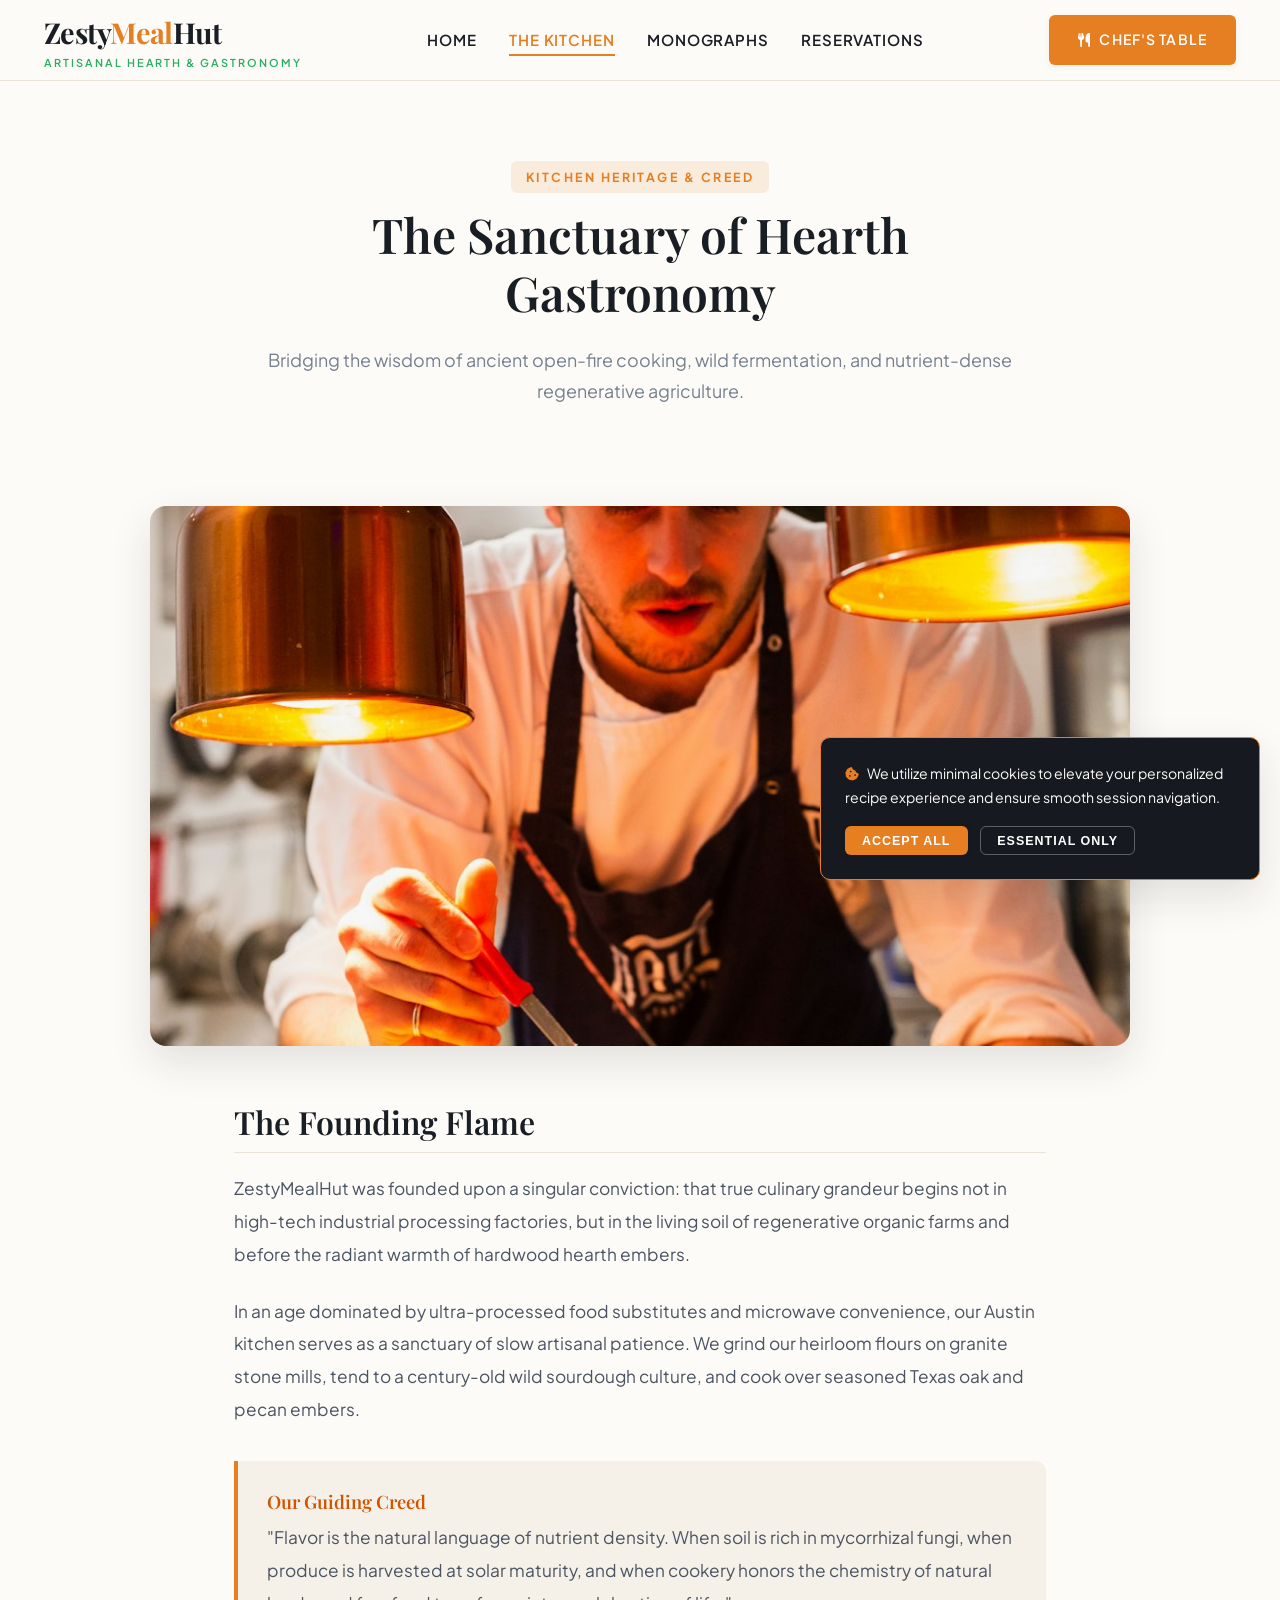
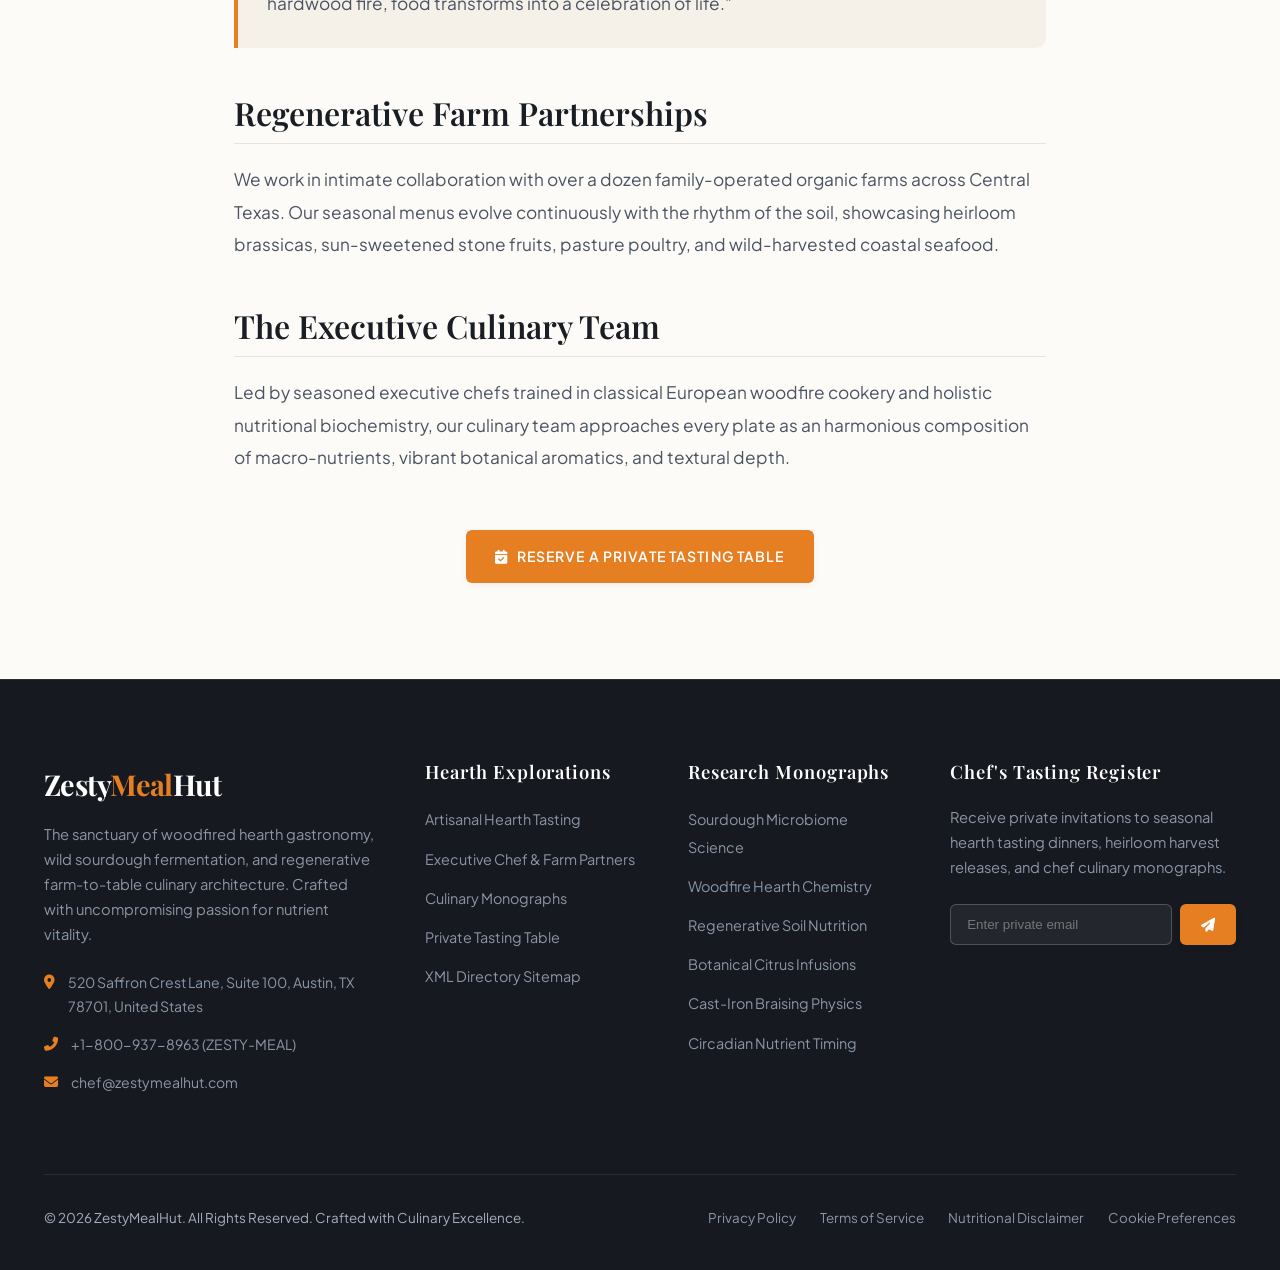
<file: about.html>
<!DOCTYPE html>
<html lang="en">
<head>
  <meta charset="UTF-8">
  <meta name="viewport" content="width=device-width, initial-scale=1.0">
  <title>About The Kitchen | ZestyMealHut Culinary Heritage</title>
  <meta name="description" content="Discover the culinary philosophy, regenerative farm partnerships, and hearth cooking craft behind ZestyMealHut in Austin, Texas.">
  <link rel="canonical" href="https://zestymealhut.com/about.html">
  
  <link rel="preconnect" href="https://fonts.googleapis.com">
  <link rel="preconnect" href="https://fonts.gstatic.com" crossorigin>
  <link href="https://fonts.googleapis.com/css2?family=Playfair+Display:ital,wght@0,500;0,600;0,700;1,400&family=Plus+Jakarta+Sans:wght@300;400;500;600;700&display=swap" rel="stylesheet">
  <link rel="stylesheet" href="https://cdnjs.cloudflare.com/ajax/libs/font-awesome/6.4.0/css/all.min.css">
  <link rel="stylesheet" href="css/style.css">
  <!-- Google tag (gtag.js) -->
<script async src="https://www.googletagmanager.com/gtag/js?id=G-0LY0HY7L01"></script>
<script>
  window.dataLayer = window.dataLayer || [];
  function gtag(){dataLayer.push(arguments);}
  gtag('js', new Date());

  gtag('config', 'G-0LY0HY7L01');
</script>
</head>
<body>

<header class="site-header">
  <div class="container header-inner">
    <a href="index.html" class="brand-logo">
      <div class="brand-title">Zesty<span>Meal</span>Hut</div>
      <div class="brand-subtitle">Artisanal Hearth & Gastronomy</div>
    </a>
    
    <nav>
      <ul class="nav-links">
        <li><a href="index.html" class="nav-link ">Home</a></li>
        <li><a href="about.html" class="nav-link active">The Kitchen</a></li>
        <li><a href="blog.html" class="nav-link ">Monographs</a></li>
        <li><a href="contact.html" class="nav-link ">Reservations</a></li>
      </ul>
    </nav>
    
    <div class="header-cta">
      <a href="contact.html" class="btn btn-saffron"><i class="fas fa-utensils"></i> Chef's Table</a>
      <button class="mobile-toggle" aria-label="Toggle Navigation">
        <i class="fas fa-bars"></i>
      </button>
    </div>
  </div>
</header>

<div class="article-header">
  <div class="container container-narrow">
    <span class="section-tag">Kitchen Heritage & Creed</span>
    <h1 class="article-title">The Sanctuary of Hearth Gastronomy</h1>
    <p class="section-subtitle">Bridging the wisdom of ancient open-fire cooking, wild fermentation, and nutrient-dense regenerative agriculture.</p>
  </div>
</div>

<div class="container">
  <div class="article-featured-image">
    <img src="images/meal-chef-plating.jpg" alt="Executive Chef Plating Gourmet Dish at ZestyMealHut">
  </div>
</div>

<div class="container container-narrow" style="padding-bottom: 6rem;">
  <div class="article-content">
    <h2>The Founding Flame</h2>
    <p>ZestyMealHut was founded upon a singular conviction: that true culinary grandeur begins not in high-tech industrial processing factories, but in the living soil of regenerative organic farms and before the radiant warmth of hardwood hearth embers.</p>
    <p>In an age dominated by ultra-processed food substitutes and microwave convenience, our Austin kitchen serves as a sanctuary of slow artisanal patience. We grind our heirloom flours on granite stone mills, tend to a century-old wild sourdough culture, and cook over seasoned Texas oak and pecan embers.</p>

    <div class="article-callout">
      <h4>Our Guiding Creed</h4>
      <p>"Flavor is the natural language of nutrient density. When soil is rich in mycorrhizal fungi, when produce is harvested at solar maturity, and when cookery honors the chemistry of natural hardwood fire, food transforms into a celebration of life."</p>
    </div>

    <h2>Regenerative Farm Partnerships</h2>
    <p>We work in intimate collaboration with over a dozen family-operated organic farms across Central Texas. Our seasonal menus evolve continuously with the rhythm of the soil, showcasing heirloom brassicas, sun-sweetened stone fruits, pasture poultry, and wild-harvested coastal seafood.</p>

    <h2>The Executive Culinary Team</h2>
    <p>Led by seasoned executive chefs trained in classical European woodfire cookery and holistic nutritional biochemistry, our culinary team approaches every plate as an harmonious composition of macro-nutrients, vibrant botanical aromatics, and textural depth.</p>
    
    <div style="text-align: center; margin-top: 3.5rem;">
      <a href="contact.html" class="btn btn-saffron"><i class="fas fa-calendar-check"></i> Reserve a Private Tasting Table</a>
    </div>
  </div>
</div>

<footer class="site-footer">
  <div class="container">
    <div class="footer-grid">
      <div class="footer-brand">
        <div class="brand-title">Zesty<span>Meal</span>Hut</div>
        <p class="footer-desc">The sanctuary of woodfired hearth gastronomy, wild sourdough fermentation, and regenerative farm-to-table culinary architecture. Crafted with uncompromising passion for nutrient vitality.</p>
        <div class="footer-contact-item">
          <i class="fas fa-map-marker-alt"></i>
          <span>520 Saffron Crest Lane, Suite 100, Austin, TX 78701, United States</span>
        </div>
        <div class="footer-contact-item">
          <i class="fas fa-phone-alt"></i>
          <span>+1-800-937-8963 (ZESTY-MEAL)</span>
        </div>
        <div class="footer-contact-item">
          <i class="fas fa-envelope"></i>
          <span>chef@zestymealhut.com</span>
        </div>
      </div>
      
      <div>
        <h4 class="footer-heading">Hearth Explorations</h4>
        <ul class="footer-links">
          <li><a href="index.html">Artisanal Hearth Tasting</a></li>
          <li><a href="about.html">Executive Chef & Farm Partners</a></li>
          <li><a href="blog.html">Culinary Monographs</a></li>
          <li><a href="contact.html">Private Tasting Table</a></li>
          <li><a href="sitemap.xml">XML Directory Sitemap</a></li>
        </ul>
      </div>
      
      <div>
        <h4 class="footer-heading">Research Monographs</h4>
        <ul class="footer-links">
          <li><a href="blog/sourdough-fermentation-microbiome-science-and-digestive-wellness.html">Sourdough Microbiome Science</a></li>
          <li><a href="blog/woodfire-hearth-gastronomy-hardwood-smoke-and-maillard-chemistry.html">Woodfire Hearth Chemistry</a></li>
          <li><a href="blog/farm-to-hearth-regenerative-soil-and-heirloom-produce-nutrition.html">Regenerative Soil Nutrition</a></li>
          <li><a href="blog/botanical-citrus-infusions-and-zero-proof-digestive-tonics.html">Botanical Citrus Infusions</a></li>
          <li><a href="blog/cast-iron-culinary-thermodynamics-and-slow-braising-alchemy.html">Cast-Iron Braising Physics</a></li>
          <li><a href="blog/macro-nutrient-synchronization-in-circadian-metabolic-cooking.html">Circadian Nutrient Timing</a></li>
        </ul>
      </div>
      
      <div>
        <h4 class="footer-heading">Chef's Tasting Register</h4>
        <p class="footer-desc">Receive private invitations to seasonal hearth tasting dinners, heirloom harvest releases, and chef culinary monographs.</p>
        <form class="footer-form">
          <div style="display: flex; gap: 0.5rem;">
            <input type="email" placeholder="Enter private email" required style="padding: 0.75rem 1rem; border: 1px solid rgba(255,255,255,0.2); background: rgba(255,255,255,0.06); color: #fff; border-radius: 6px; flex: 1; outline: none;">
            <button type="submit" class="btn btn-saffron" style="padding: 0.75rem 1.2rem;"><i class="fas fa-paper-plane"></i></button>
          </div>
        </form>
      </div>
    </div>
    
    <div class="footer-bottom">
      <div>&copy; 2026 ZestyMealHut. All Rights Reserved. Crafted with Culinary Excellence.</div>
      <div class="legal-inline-links">
        <a href="privacy.html">Privacy Policy</a>
        <a href="terms.html">Terms of Service</a>
        <a href="disclaimer.html">Nutritional Disclaimer</a>
        <a href="cookies.html">Cookie Preferences</a>
      </div>
    </div>
  </div>
</footer>

<div id="cookie-banner" class="cookie-banner">
  <p style="font-size: 0.88rem; margin-bottom: 0.5rem; color: #fdfbf7;"><i class="fas fa-cookie-bite" style="color: var(--primary-saffron); margin-right: 0.4rem;"></i> We utilize minimal cookies to elevate your personalized recipe experience and ensure smooth session navigation.</p>
  <div class="cookie-buttons">
    <button id="accept-cookies" class="btn btn-saffron" style="padding: 0.4rem 1rem; font-size: 0.78rem;">Accept All</button>
    <button id="decline-cookies" class="btn btn-outline" style="padding: 0.4rem 1rem; font-size: 0.78rem; border-color: rgba(255,255,255,0.3); color: #fff;">Essential Only</button>
  </div>
</div>

<script src="js/script.js"></script>
</body>
</html>
</file>
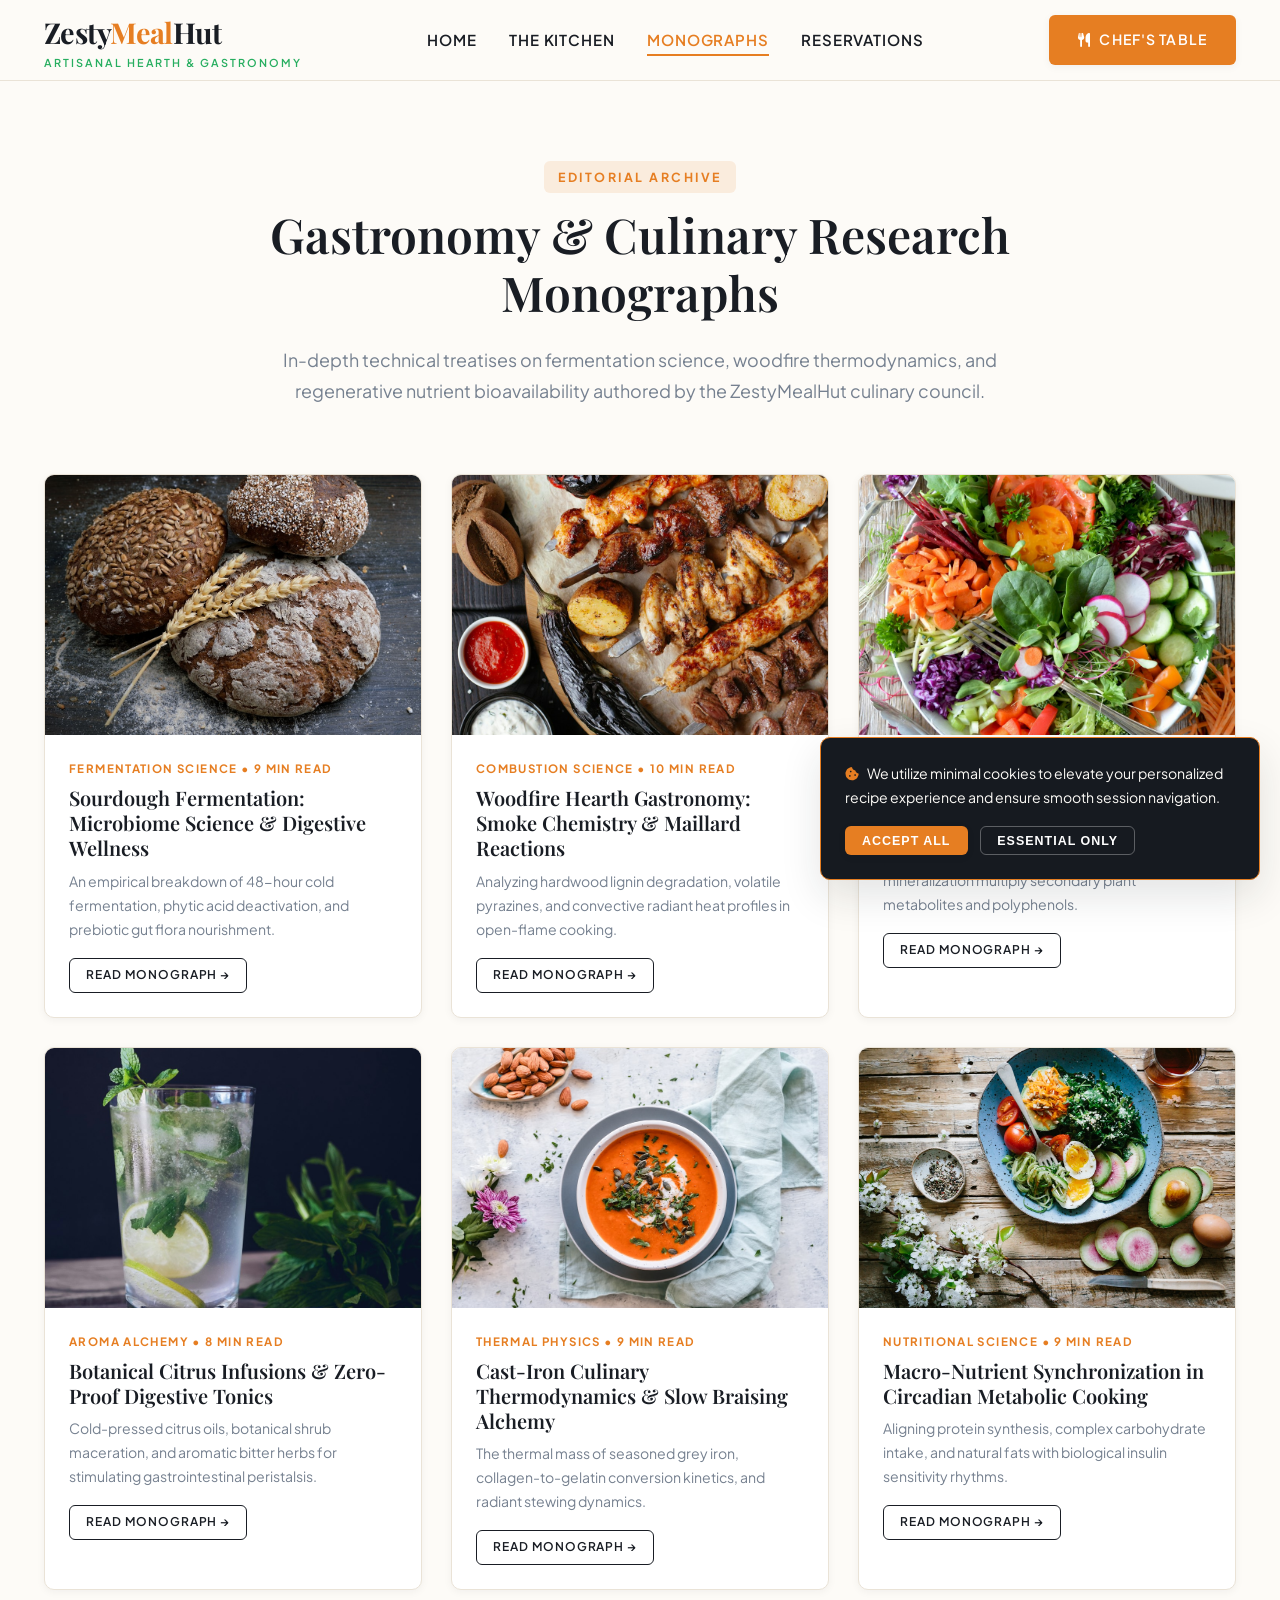
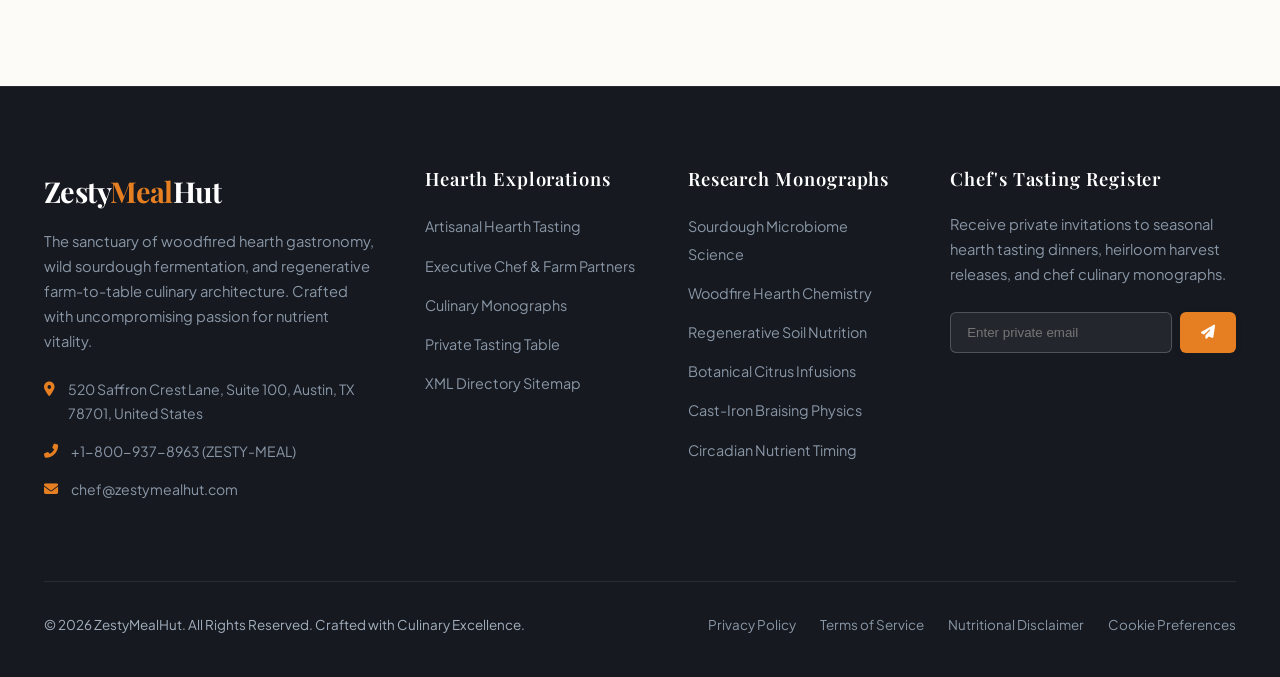
<file: blog.html>
<!DOCTYPE html>
<html lang="en">
<head>
  <meta charset="UTF-8">
  <meta name="viewport" content="width=device-width, initial-scale=1.0">
  <title>Culinary Research & Gastronomy Monographs | ZestyMealHut</title>
  <meta name="description" content="Explore our library of research monographs covering sourdough microbiome science, hearth combustion chemistry, regenerative soil nutrition, and botanical pairings.">
  <link rel="canonical" href="https://zestymealhut.com/blog.html">
  
  <link rel="preconnect" href="https://fonts.googleapis.com">
  <link rel="preconnect" href="https://fonts.gstatic.com" crossorigin>
  <link href="https://fonts.googleapis.com/css2?family=Playfair+Display:ital,wght@0,500;0,600;0,700;1,400&family=Plus+Jakarta+Sans:wght@300;400;500;600;700&display=swap" rel="stylesheet">
  <link rel="stylesheet" href="https://cdnjs.cloudflare.com/ajax/libs/font-awesome/6.4.0/css/all.min.css">
  <link rel="stylesheet" href="css/style.css">
  <!-- Google tag (gtag.js) -->
<script async src="https://www.googletagmanager.com/gtag/js?id=G-0LY0HY7L01"></script>
<script>
  window.dataLayer = window.dataLayer || [];
  function gtag(){dataLayer.push(arguments);}
  gtag('js', new Date());

  gtag('config', 'G-0LY0HY7L01');
</script>
</head>
<body>

<header class="site-header">
  <div class="container header-inner">
    <a href="index.html" class="brand-logo">
      <div class="brand-title">Zesty<span>Meal</span>Hut</div>
      <div class="brand-subtitle">Artisanal Hearth & Gastronomy</div>
    </a>
    
    <nav>
      <ul class="nav-links">
        <li><a href="index.html" class="nav-link ">Home</a></li>
        <li><a href="about.html" class="nav-link ">The Kitchen</a></li>
        <li><a href="blog.html" class="nav-link active">Monographs</a></li>
        <li><a href="contact.html" class="nav-link ">Reservations</a></li>
      </ul>
    </nav>
    
    <div class="header-cta">
      <a href="contact.html" class="btn btn-saffron"><i class="fas fa-utensils"></i> Chef's Table</a>
      <button class="mobile-toggle" aria-label="Toggle Navigation">
        <i class="fas fa-bars"></i>
      </button>
    </div>
  </div>
</header>

<div class="article-header">
  <div class="container container-narrow">
    <span class="section-tag">Editorial Archive</span>
    <h1 class="article-title">Gastronomy & Culinary Research Monographs</h1>
    <p class="section-subtitle">In-depth technical treatises on fermentation science, woodfire thermodynamics, and regenerative nutrient bioavailability authored by the ZestyMealHut culinary council.</p>
  </div>
</div>

<div class="container" style="padding-bottom: 6rem;">
  <div class="gallery-grid">
    <!-- Blog 1 -->
    <div class="gallery-card">
      <div class="gallery-media">
        <img src="images/meal-sourdough-baking.jpg" alt="Sourdough Fermentation Science" loading="lazy">
      </div>
      <div class="gallery-info">
        <span class="gallery-tag">Fermentation Science &bull; 9 Min Read</span>
        <h3><a href="blog/sourdough-fermentation-microbiome-science-and-digestive-wellness.html" style="color: var(--text-primary);">Sourdough Fermentation: Microbiome Science & Digestive Wellness</a></h3>
        <p style="font-size: 0.88rem; color: var(--text-muted); margin-bottom: 1rem;">An empirical breakdown of 48-hour cold fermentation, phytic acid deactivation, and prebiotic gut flora nourishment.</p>
        <a href="blog/sourdough-fermentation-microbiome-science-and-digestive-wellness.html" class="btn btn-outline" style="padding: 0.4rem 1rem; font-size: 0.75rem;">Read Monograph &rarr;</a>
      </div>
    </div>

    <!-- Blog 2 -->
    <div class="gallery-card">
      <div class="gallery-media">
        <img src="images/meal-heirloom-skillet.jpg" alt="Woodfire Hearth Gastronomy" loading="lazy">
      </div>
      <div class="gallery-info">
        <span class="gallery-tag">Combustion Science &bull; 10 Min Read</span>
        <h3><a href="blog/woodfire-hearth-gastronomy-hardwood-smoke-and-maillard-chemistry.html" style="color: var(--text-primary);">Woodfire Hearth Gastronomy: Smoke Chemistry & Maillard Reactions</a></h3>
        <p style="font-size: 0.88rem; color: var(--text-muted); margin-bottom: 1rem;">Analyzing hardwood lignin degradation, volatile pyrazines, and convective radiant heat profiles in open-flame cooking.</p>
        <a href="blog/woodfire-hearth-gastronomy-hardwood-smoke-and-maillard-chemistry.html" class="btn btn-outline" style="padding: 0.4rem 1rem; font-size: 0.75rem;">Read Monograph &rarr;</a>
      </div>
    </div>

    <!-- Blog 3 -->
    <div class="gallery-card">
      <div class="gallery-media">
        <img src="images/meal-farm-harvest.jpg" alt="Regenerative Soil and Produce Nutrition" loading="lazy">
      </div>
      <div class="gallery-info">
        <span class="gallery-tag">Soil Science &bull; 9 Min Read</span>
        <h3><a href="blog/farm-to-hearth-regenerative-soil-and-heirloom-produce-nutrition.html" style="color: var(--text-primary);">Farm-to-Hearth: Regenerative Soil & Heirloom Produce Nutrition</a></h3>
        <p style="font-size: 0.88rem; color: var(--text-muted); margin-bottom: 1rem;">How mycorrhizal fungal networks and organic soil mineralization multiply secondary plant metabolites and polyphenols.</p>
        <a href="blog/farm-to-hearth-regenerative-soil-and-heirloom-produce-nutrition.html" class="btn btn-outline" style="padding: 0.4rem 1rem; font-size: 0.75rem;">Read Monograph &rarr;</a>
      </div>
    </div>

    <!-- Blog 4 -->
    <div class="gallery-card">
      <div class="gallery-media">
        <img src="images/meal-citrus-refreshment.jpg" alt="Botanical Citrus Infusions" loading="lazy">
      </div>
      <div class="gallery-info">
        <span class="gallery-tag">Aroma Alchemy &bull; 8 Min Read</span>
        <h3><a href="blog/botanical-citrus-infusions-and-zero-proof-digestive-tonics.html" style="color: var(--text-primary);">Botanical Citrus Infusions & Zero-Proof Digestive Tonics</a></h3>
        <p style="font-size: 0.88rem; color: var(--text-muted); margin-bottom: 1rem;">Cold-pressed citrus oils, botanical shrub maceration, and aromatic bitter herbs for stimulating gastrointestinal peristalsis.</p>
        <a href="blog/botanical-citrus-infusions-and-zero-proof-digestive-tonics.html" class="btn btn-outline" style="padding: 0.4rem 1rem; font-size: 0.75rem;">Read Monograph &rarr;</a>
      </div>
    </div>

    <!-- Blog 5 -->
    <div class="gallery-card">
      <div class="gallery-media">
        <img src="images/meal-autumn-soup.jpg" alt="Cast-Iron Culinary Thermodynamics" loading="lazy">
      </div>
      <div class="gallery-info">
        <span class="gallery-tag">Thermal Physics &bull; 9 Min Read</span>
        <h3><a href="blog/cast-iron-culinary-thermodynamics-and-slow-braising-alchemy.html" style="color: var(--text-primary);">Cast-Iron Culinary Thermodynamics & Slow Braising Alchemy</a></h3>
        <p style="font-size: 0.88rem; color: var(--text-muted); margin-bottom: 1rem;">The thermal mass of seasoned grey iron, collagen-to-gelatin conversion kinetics, and radiant stewing dynamics.</p>
        <a href="blog/cast-iron-culinary-thermodynamics-and-slow-braising-alchemy.html" class="btn btn-outline" style="padding: 0.4rem 1rem; font-size: 0.75rem;">Read Monograph &rarr;</a>
      </div>
    </div>

    <!-- Blog 6 -->
    <div class="gallery-card">
      <div class="gallery-media">
        <img src="images/meal-hero-gourmet.jpg" alt="Macro Nutrient Synchronization" loading="lazy">
      </div>
      <div class="gallery-info">
        <span class="gallery-tag">Nutritional Science &bull; 9 Min Read</span>
        <h3><a href="blog/macro-nutrient-synchronization-in-circadian-metabolic-cooking.html" style="color: var(--text-primary);">Macro-Nutrient Synchronization in Circadian Metabolic Cooking</a></h3>
        <p style="font-size: 0.88rem; color: var(--text-muted); margin-bottom: 1rem;">Aligning protein synthesis, complex carbohydrate intake, and natural fats with biological insulin sensitivity rhythms.</p>
        <a href="blog/macro-nutrient-synchronization-in-circadian-metabolic-cooking.html" class="btn btn-outline" style="padding: 0.4rem 1rem; font-size: 0.75rem;">Read Monograph &rarr;</a>
      </div>
    </div>
  </div>
</div>

<footer class="site-footer">
  <div class="container">
    <div class="footer-grid">
      <div class="footer-brand">
        <div class="brand-title">Zesty<span>Meal</span>Hut</div>
        <p class="footer-desc">The sanctuary of woodfired hearth gastronomy, wild sourdough fermentation, and regenerative farm-to-table culinary architecture. Crafted with uncompromising passion for nutrient vitality.</p>
        <div class="footer-contact-item">
          <i class="fas fa-map-marker-alt"></i>
          <span>520 Saffron Crest Lane, Suite 100, Austin, TX 78701, United States</span>
        </div>
        <div class="footer-contact-item">
          <i class="fas fa-phone-alt"></i>
          <span>+1-800-937-8963 (ZESTY-MEAL)</span>
        </div>
        <div class="footer-contact-item">
          <i class="fas fa-envelope"></i>
          <span>chef@zestymealhut.com</span>
        </div>
      </div>
      
      <div>
        <h4 class="footer-heading">Hearth Explorations</h4>
        <ul class="footer-links">
          <li><a href="index.html">Artisanal Hearth Tasting</a></li>
          <li><a href="about.html">Executive Chef & Farm Partners</a></li>
          <li><a href="blog.html">Culinary Monographs</a></li>
          <li><a href="contact.html">Private Tasting Table</a></li>
          <li><a href="sitemap.xml">XML Directory Sitemap</a></li>
        </ul>
      </div>
      
      <div>
        <h4 class="footer-heading">Research Monographs</h4>
        <ul class="footer-links">
          <li><a href="blog/sourdough-fermentation-microbiome-science-and-digestive-wellness.html">Sourdough Microbiome Science</a></li>
          <li><a href="blog/woodfire-hearth-gastronomy-hardwood-smoke-and-maillard-chemistry.html">Woodfire Hearth Chemistry</a></li>
          <li><a href="blog/farm-to-hearth-regenerative-soil-and-heirloom-produce-nutrition.html">Regenerative Soil Nutrition</a></li>
          <li><a href="blog/botanical-citrus-infusions-and-zero-proof-digestive-tonics.html">Botanical Citrus Infusions</a></li>
          <li><a href="blog/cast-iron-culinary-thermodynamics-and-slow-braising-alchemy.html">Cast-Iron Braising Physics</a></li>
          <li><a href="blog/macro-nutrient-synchronization-in-circadian-metabolic-cooking.html">Circadian Nutrient Timing</a></li>
        </ul>
      </div>
      
      <div>
        <h4 class="footer-heading">Chef's Tasting Register</h4>
        <p class="footer-desc">Receive private invitations to seasonal hearth tasting dinners, heirloom harvest releases, and chef culinary monographs.</p>
        <form class="footer-form">
          <div style="display: flex; gap: 0.5rem;">
            <input type="email" placeholder="Enter private email" required style="padding: 0.75rem 1rem; border: 1px solid rgba(255,255,255,0.2); background: rgba(255,255,255,0.06); color: #fff; border-radius: 6px; flex: 1; outline: none;">
            <button type="submit" class="btn btn-saffron" style="padding: 0.75rem 1.2rem;"><i class="fas fa-paper-plane"></i></button>
          </div>
        </form>
      </div>
    </div>
    
    <div class="footer-bottom">
      <div>&copy; 2026 ZestyMealHut. All Rights Reserved. Crafted with Culinary Excellence.</div>
      <div class="legal-inline-links">
        <a href="privacy.html">Privacy Policy</a>
        <a href="terms.html">Terms of Service</a>
        <a href="disclaimer.html">Nutritional Disclaimer</a>
        <a href="cookies.html">Cookie Preferences</a>
      </div>
    </div>
  </div>
</footer>

<div id="cookie-banner" class="cookie-banner">
  <p style="font-size: 0.88rem; margin-bottom: 0.5rem; color: #fdfbf7;"><i class="fas fa-cookie-bite" style="color: var(--primary-saffron); margin-right: 0.4rem;"></i> We utilize minimal cookies to elevate your personalized recipe experience and ensure smooth session navigation.</p>
  <div class="cookie-buttons">
    <button id="accept-cookies" class="btn btn-saffron" style="padding: 0.4rem 1rem; font-size: 0.78rem;">Accept All</button>
    <button id="decline-cookies" class="btn btn-outline" style="padding: 0.4rem 1rem; font-size: 0.78rem; border-color: rgba(255,255,255,0.3); color: #fff;">Essential Only</button>
  </div>
</div>

<script src="js/script.js"></script>
</body>
</html>
</file>
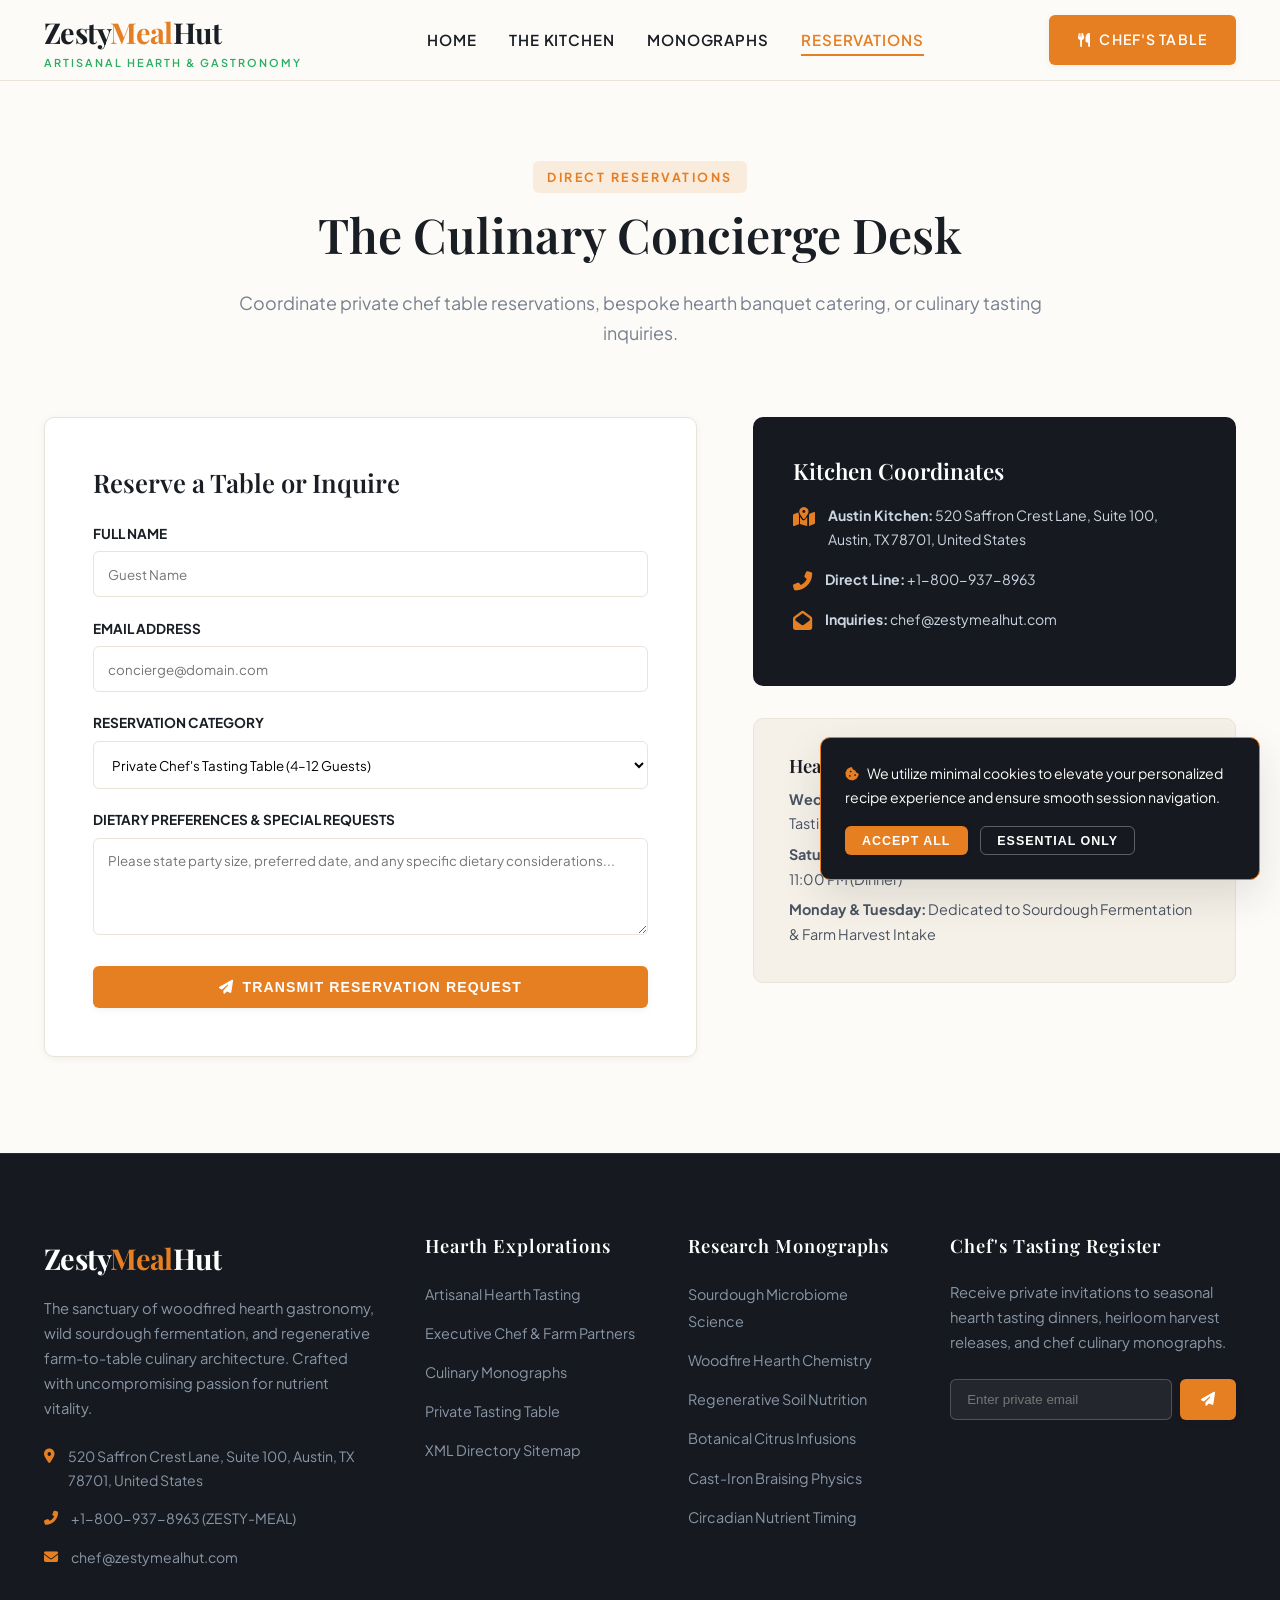
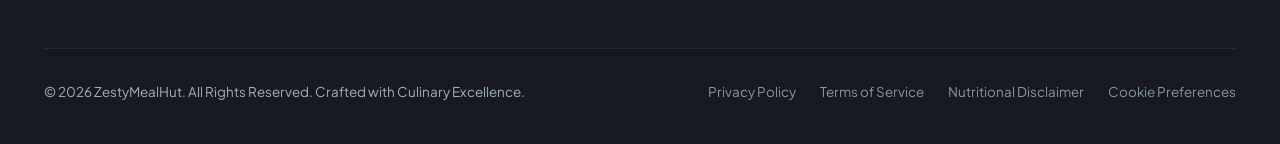
<file: contact.html>
<!DOCTYPE html>
<html lang="en">
<head>
  <meta charset="UTF-8">
  <meta name="viewport" content="width=device-width, initial-scale=1.0">
  <title>Chef's Table Reservations | ZestyMealHut Austin</title>
  <meta name="description" content="Reserve a private tasting table or coordinate bespoke culinary catering with the ZestyMealHut culinary concierge desk in Austin, Texas.">
  <link rel="canonical" href="https://zestymealhut.com/contact.html">
  
  <link rel="preconnect" href="https://fonts.googleapis.com">
  <link rel="preconnect" href="https://fonts.gstatic.com" crossorigin>
  <link href="https://fonts.googleapis.com/css2?family=Playfair+Display:ital,wght@0,500;0,600;0,700;1,400&family=Plus+Jakarta+Sans:wght@300;400;500;600;700&display=swap" rel="stylesheet">
  <link rel="stylesheet" href="https://cdnjs.cloudflare.com/ajax/libs/font-awesome/6.4.0/css/all.min.css">
  <link rel="stylesheet" href="css/style.css">
  <!-- Google tag (gtag.js) -->
<script async src="https://www.googletagmanager.com/gtag/js?id=G-0LY0HY7L01"></script>
<script>
  window.dataLayer = window.dataLayer || [];
  function gtag(){dataLayer.push(arguments);}
  gtag('js', new Date());

  gtag('config', 'G-0LY0HY7L01');
</script>
</head>
<body>

<header class="site-header">
  <div class="container header-inner">
    <a href="index.html" class="brand-logo">
      <div class="brand-title">Zesty<span>Meal</span>Hut</div>
      <div class="brand-subtitle">Artisanal Hearth & Gastronomy</div>
    </a>
    
    <nav>
      <ul class="nav-links">
        <li><a href="index.html" class="nav-link ">Home</a></li>
        <li><a href="about.html" class="nav-link ">The Kitchen</a></li>
        <li><a href="blog.html" class="nav-link ">Monographs</a></li>
        <li><a href="contact.html" class="nav-link active">Reservations</a></li>
      </ul>
    </nav>
    
    <div class="header-cta">
      <a href="contact.html" class="btn btn-saffron"><i class="fas fa-utensils"></i> Chef's Table</a>
      <button class="mobile-toggle" aria-label="Toggle Navigation">
        <i class="fas fa-bars"></i>
      </button>
    </div>
  </div>
</header>

<div class="article-header">
  <div class="container container-narrow">
    <span class="section-tag">Direct Reservations</span>
    <h1 class="article-title">The Culinary Concierge Desk</h1>
    <p class="section-subtitle">Coordinate private chef table reservations, bespoke hearth banquet catering, or culinary tasting inquiries.</p>
  </div>
</div>

<div class="container" style="padding-bottom: 6rem;">
  <div class="hero-grid" style="align-items: start;">
    <div style="background: var(--bg-pure); padding: 3rem; border-radius: var(--radius-sm); border: 1px solid var(--border-subtle); box-shadow: var(--shadow-sm);">
      <h3 style="font-size: 1.6rem; margin-bottom: 1.5rem;">Reserve a Table or Inquire</h3>
      <form class="contact-form">
        <div style="margin-bottom: 1.2rem;">
          <label style="display: block; font-size: 0.85rem; font-weight: 700; text-transform: uppercase; margin-bottom: 0.4rem;">Full Name</label>
          <input type="text" required placeholder="Guest Name" style="width: 100%; padding: 0.85rem; border: 1px solid var(--border-subtle); border-radius: 6px; font-family: var(--font-sans); outline: none;">
        </div>
        
        <div style="margin-bottom: 1.2rem;">
          <label style="display: block; font-size: 0.85rem; font-weight: 700; text-transform: uppercase; margin-bottom: 0.4rem;">Email Address</label>
          <input type="email" required placeholder="concierge@domain.com" style="width: 100%; padding: 0.85rem; border: 1px solid var(--border-subtle); border-radius: 6px; font-family: var(--font-sans); outline: none;">
        </div>
        
        <div style="margin-bottom: 1.2rem;">
          <label style="display: block; font-size: 0.85rem; font-weight: 700; text-transform: uppercase; margin-bottom: 0.4rem;">Reservation Category</label>
          <select style="width: 100%; padding: 0.85rem; border: 1px solid var(--border-subtle); border-radius: 6px; font-family: var(--font-sans); outline: none; background: #fff;">
            <option>Private Chef's Tasting Table (4–12 Guests)</option>
            <option>Weekend Hearth Sourdough & Brunch Table</option>
            <option>Bespoke Outdoor Hearth Catering Inquiry</option>
            <option>Culinary Masterclass & Fermentation Workshop</option>
          </select>
        </div>
        
        <div style="margin-bottom: 1.5rem;">
          <label style="display: block; font-size: 0.85rem; font-weight: 700; text-transform: uppercase; margin-bottom: 0.4rem;">Dietary Preferences & Special Requests</label>
          <textarea rows="4" required placeholder="Please state party size, preferred date, and any specific dietary considerations..." style="width: 100%; padding: 0.85rem; border: 1px solid var(--border-subtle); border-radius: 6px; font-family: var(--font-sans); outline: none;"></textarea>
        </div>
        
        <button type="submit" class="btn btn-saffron" style="width: 100%;"><i class="fas fa-paper-plane"></i> Transmit Reservation Request</button>
      </form>
    </div>
    
    <div>
      <div style="background: var(--bg-dark); color: #fff; padding: 2.5rem; border-radius: var(--radius-sm); margin-bottom: 2rem;">
        <h3 style="color: #fff; font-size: 1.4rem; margin-bottom: 1.2rem;">Kitchen Coordinates</h3>
        <div class="footer-contact-item" style="color: #cbd5e1; margin-bottom: 1rem;">
          <i class="fas fa-map-marked-alt" style="color: var(--primary-saffron); font-size: 1.2rem;"></i>
          <span><strong>Austin Kitchen:</strong> 520 Saffron Crest Lane, Suite 100, Austin, TX 78701, United States</span>
        </div>
        <div class="footer-contact-item" style="color: #cbd5e1; margin-bottom: 1rem;">
          <i class="fas fa-phone-alt" style="color: var(--primary-saffron); font-size: 1.2rem;"></i>
          <span><strong>Direct Line:</strong> +1-800-937-8963</span>
        </div>
        <div class="footer-contact-item" style="color: #cbd5e1;">
          <i class="fas fa-envelope-open" style="color: var(--primary-saffron); font-size: 1.2rem;"></i>
          <span><strong>Inquiries:</strong> chef@zestymealhut.com</span>
        </div>
      </div>
      
      <div style="background: var(--bg-sand); padding: 2.2rem; border-radius: var(--radius-sm); border: 1px solid var(--border-subtle);">
        <h4 style="font-size: 1.15rem; margin-bottom: 0.6rem;">Hearth Kitchen Operating Hours</h4>
        <p style="font-size: 0.9rem; margin-bottom: 0.4rem;"><strong>Wednesday – Friday:</strong> 5:00 PM – 10:30 PM (Dinner & Hearth Tasting)</p>
        <p style="font-size: 0.9rem; margin-bottom: 0.4rem;"><strong>Saturday & Sunday:</strong> 10:30 AM – 2:30 PM (Brunch) / 5:00 PM – 11:00 PM (Dinner)</p>
        <p style="font-size: 0.9rem; margin-bottom: 0;"><strong>Monday & Tuesday:</strong> Dedicated to Sourdough Fermentation & Farm Harvest Intake</p>
      </div>
    </div>
  </div>
</div>

<footer class="site-footer">
  <div class="container">
    <div class="footer-grid">
      <div class="footer-brand">
        <div class="brand-title">Zesty<span>Meal</span>Hut</div>
        <p class="footer-desc">The sanctuary of woodfired hearth gastronomy, wild sourdough fermentation, and regenerative farm-to-table culinary architecture. Crafted with uncompromising passion for nutrient vitality.</p>
        <div class="footer-contact-item">
          <i class="fas fa-map-marker-alt"></i>
          <span>520 Saffron Crest Lane, Suite 100, Austin, TX 78701, United States</span>
        </div>
        <div class="footer-contact-item">
          <i class="fas fa-phone-alt"></i>
          <span>+1-800-937-8963 (ZESTY-MEAL)</span>
        </div>
        <div class="footer-contact-item">
          <i class="fas fa-envelope"></i>
          <span>chef@zestymealhut.com</span>
        </div>
      </div>
      
      <div>
        <h4 class="footer-heading">Hearth Explorations</h4>
        <ul class="footer-links">
          <li><a href="index.html">Artisanal Hearth Tasting</a></li>
          <li><a href="about.html">Executive Chef & Farm Partners</a></li>
          <li><a href="blog.html">Culinary Monographs</a></li>
          <li><a href="contact.html">Private Tasting Table</a></li>
          <li><a href="sitemap.xml">XML Directory Sitemap</a></li>
        </ul>
      </div>
      
      <div>
        <h4 class="footer-heading">Research Monographs</h4>
        <ul class="footer-links">
          <li><a href="blog/sourdough-fermentation-microbiome-science-and-digestive-wellness.html">Sourdough Microbiome Science</a></li>
          <li><a href="blog/woodfire-hearth-gastronomy-hardwood-smoke-and-maillard-chemistry.html">Woodfire Hearth Chemistry</a></li>
          <li><a href="blog/farm-to-hearth-regenerative-soil-and-heirloom-produce-nutrition.html">Regenerative Soil Nutrition</a></li>
          <li><a href="blog/botanical-citrus-infusions-and-zero-proof-digestive-tonics.html">Botanical Citrus Infusions</a></li>
          <li><a href="blog/cast-iron-culinary-thermodynamics-and-slow-braising-alchemy.html">Cast-Iron Braising Physics</a></li>
          <li><a href="blog/macro-nutrient-synchronization-in-circadian-metabolic-cooking.html">Circadian Nutrient Timing</a></li>
        </ul>
      </div>
      
      <div>
        <h4 class="footer-heading">Chef's Tasting Register</h4>
        <p class="footer-desc">Receive private invitations to seasonal hearth tasting dinners, heirloom harvest releases, and chef culinary monographs.</p>
        <form class="footer-form">
          <div style="display: flex; gap: 0.5rem;">
            <input type="email" placeholder="Enter private email" required style="padding: 0.75rem 1rem; border: 1px solid rgba(255,255,255,0.2); background: rgba(255,255,255,0.06); color: #fff; border-radius: 6px; flex: 1; outline: none;">
            <button type="submit" class="btn btn-saffron" style="padding: 0.75rem 1.2rem;"><i class="fas fa-paper-plane"></i></button>
          </div>
        </form>
      </div>
    </div>
    
    <div class="footer-bottom">
      <div>&copy; 2026 ZestyMealHut. All Rights Reserved. Crafted with Culinary Excellence.</div>
      <div class="legal-inline-links">
        <a href="privacy.html">Privacy Policy</a>
        <a href="terms.html">Terms of Service</a>
        <a href="disclaimer.html">Nutritional Disclaimer</a>
        <a href="cookies.html">Cookie Preferences</a>
      </div>
    </div>
  </div>
</footer>

<div id="cookie-banner" class="cookie-banner">
  <p style="font-size: 0.88rem; margin-bottom: 0.5rem; color: #fdfbf7;"><i class="fas fa-cookie-bite" style="color: var(--primary-saffron); margin-right: 0.4rem;"></i> We utilize minimal cookies to elevate your personalized recipe experience and ensure smooth session navigation.</p>
  <div class="cookie-buttons">
    <button id="accept-cookies" class="btn btn-saffron" style="padding: 0.4rem 1rem; font-size: 0.78rem;">Accept All</button>
    <button id="decline-cookies" class="btn btn-outline" style="padding: 0.4rem 1rem; font-size: 0.78rem; border-color: rgba(255,255,255,0.3); color: #fff;">Essential Only</button>
  </div>
</div>

<script src="js/script.js"></script>
</body>
</html>
</file>
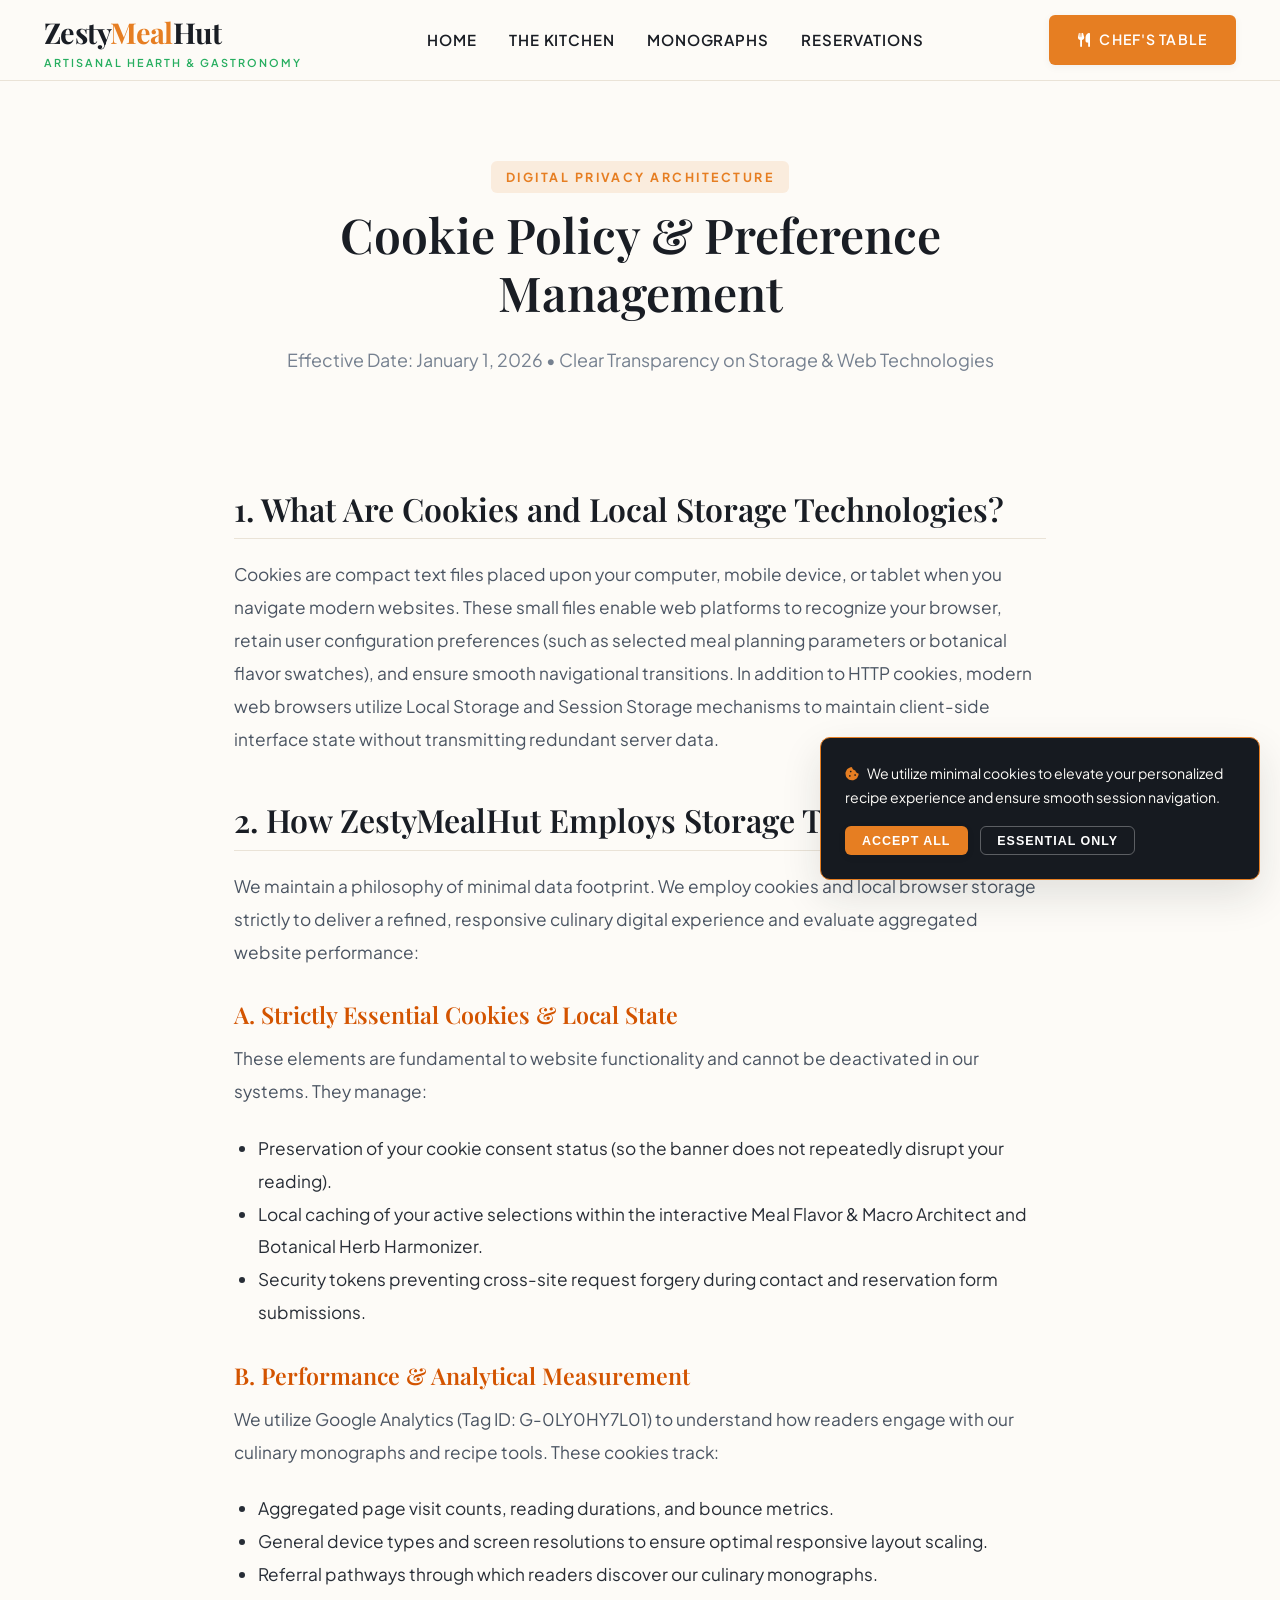
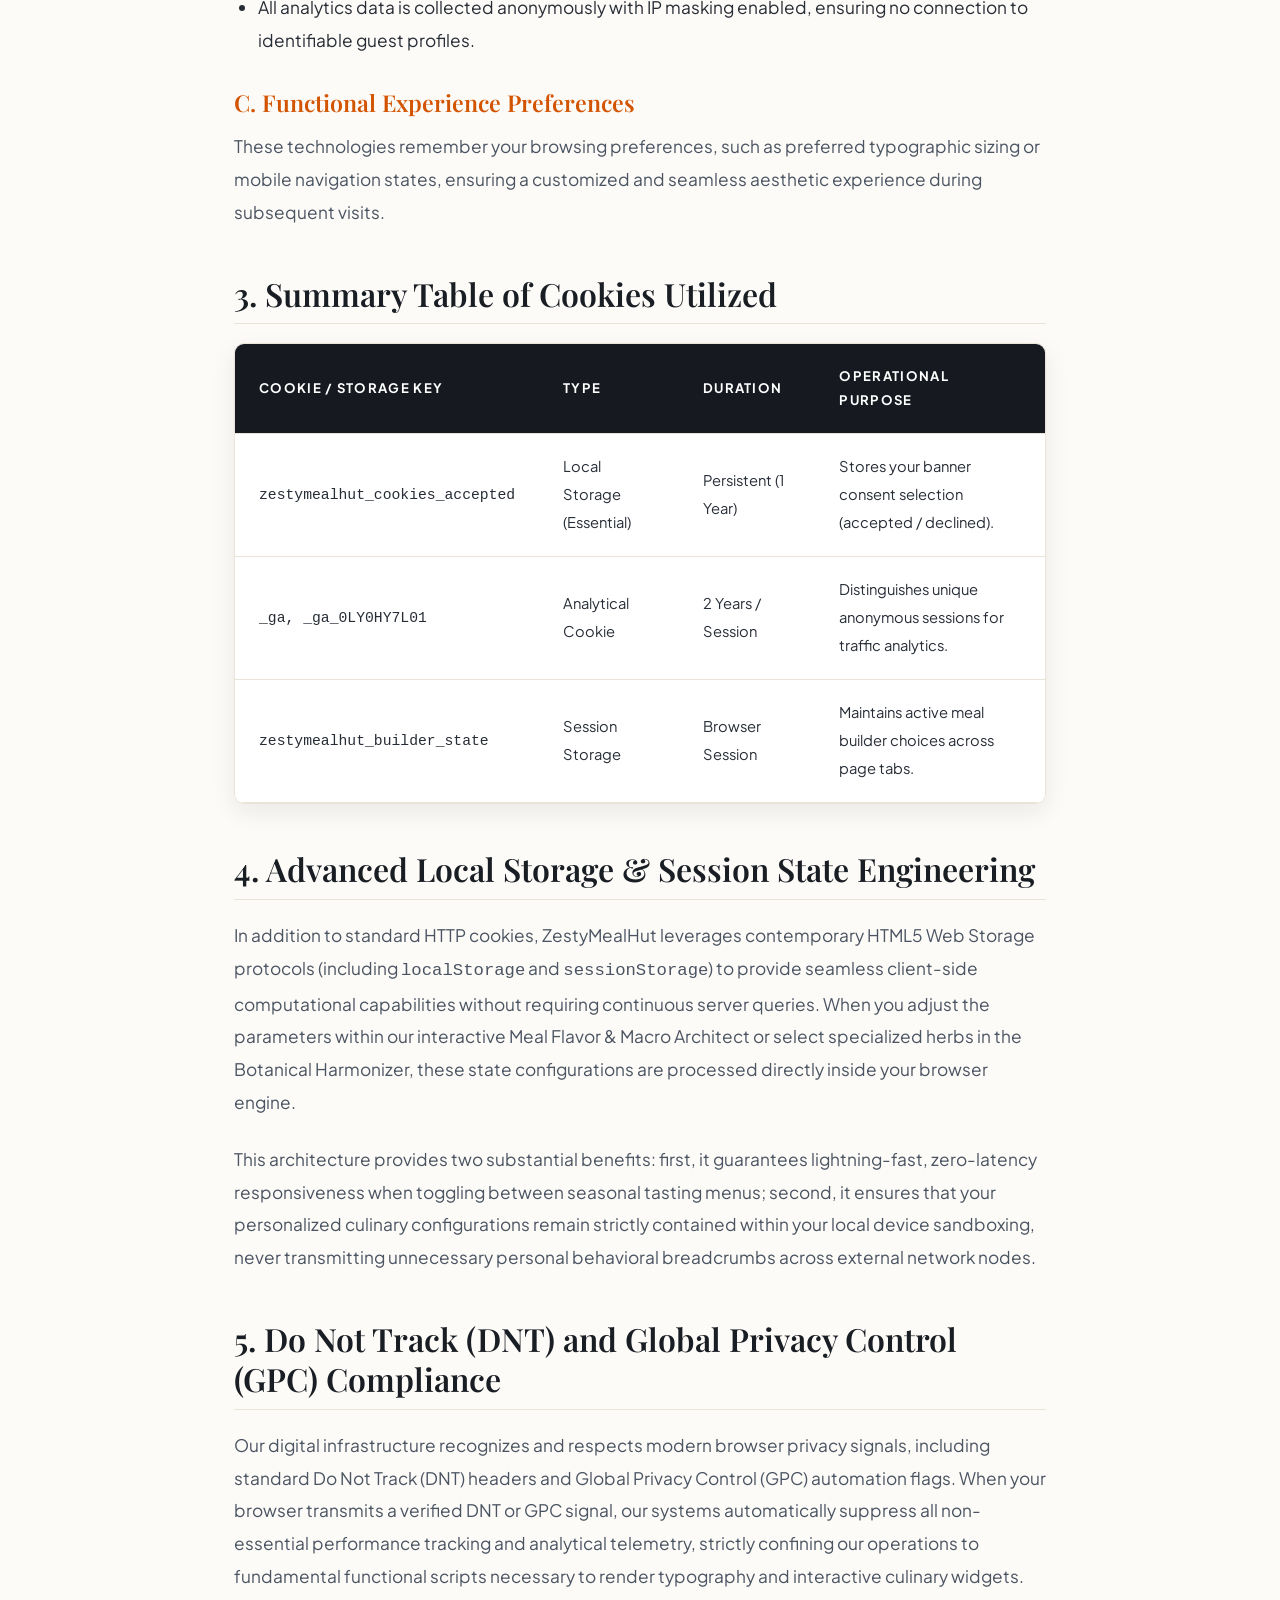
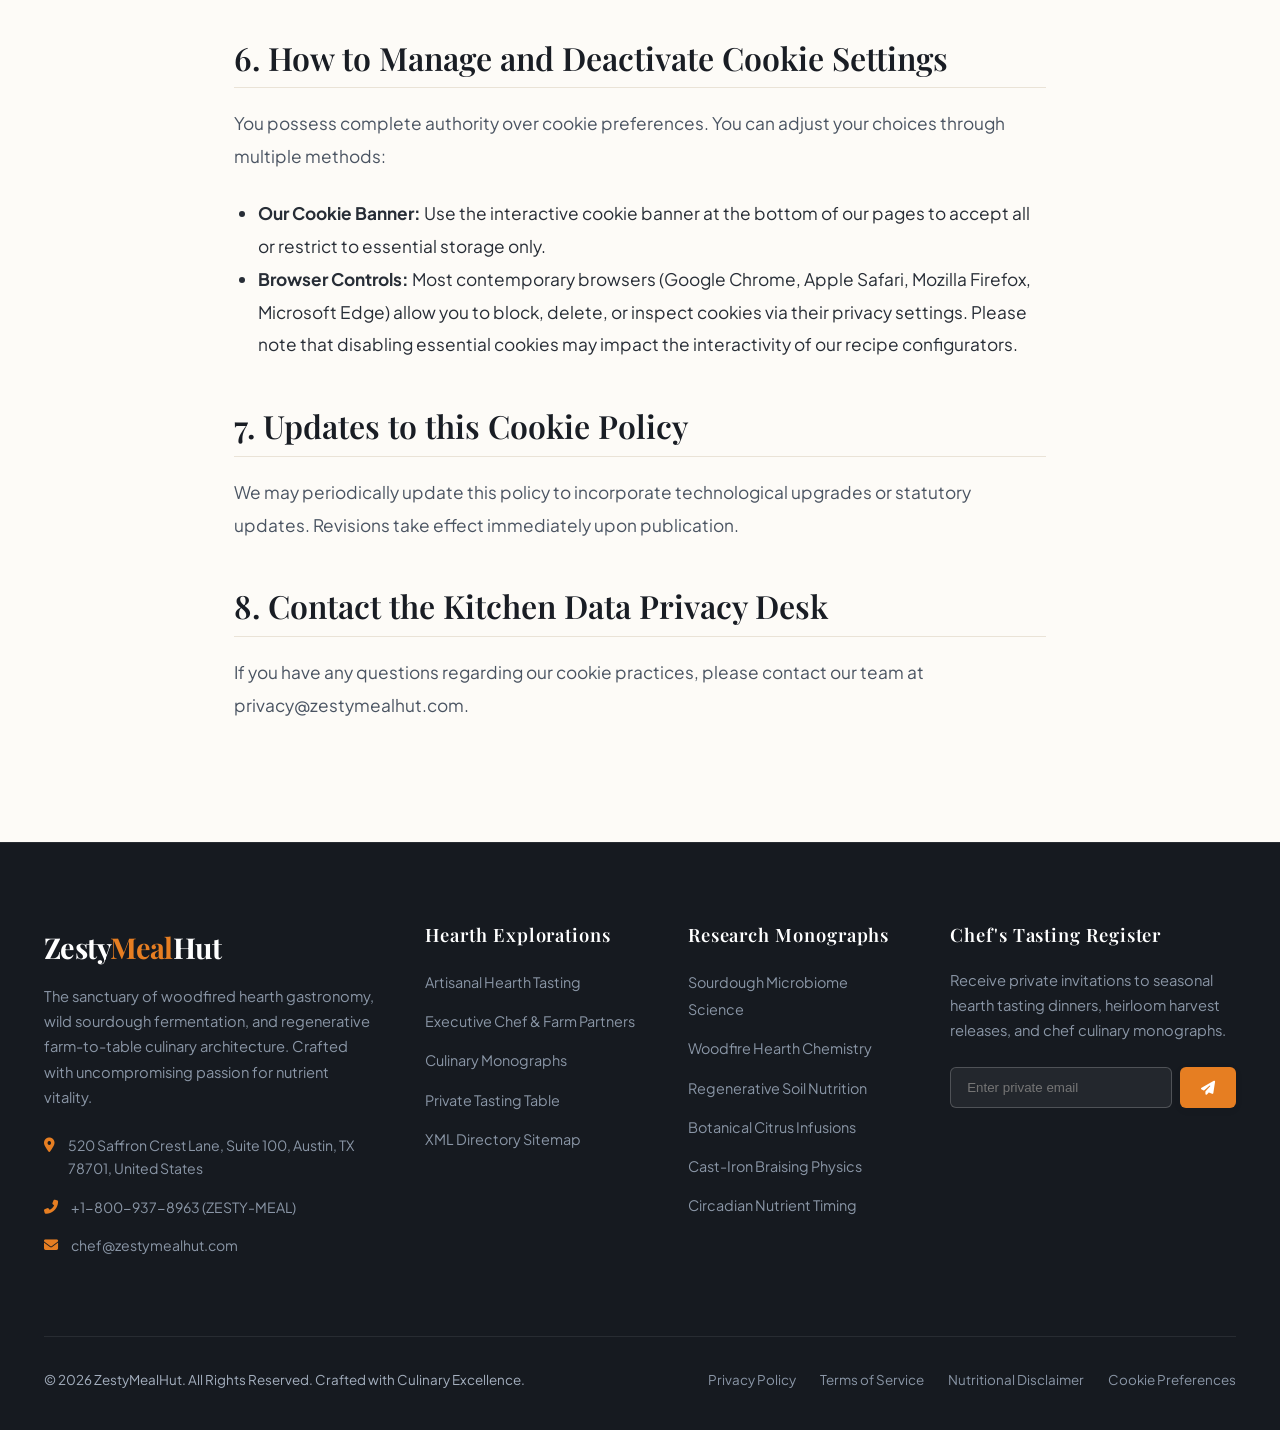
<file: cookies.html>
<!DOCTYPE html>
<html lang="en">
<head>
  <meta charset="UTF-8">
  <meta name="viewport" content="width=device-width, initial-scale=1.0">
  <title>Cookie Policy & Preference Management | ZestyMealHut</title>
  <meta name="description" content="Detailed cookie policy explaining session persistence, recipe configurator preferences, and privacy controls at ZestyMealHut.">
  <link rel="canonical" href="https://zestymealhut.com/cookies.html">
  
  <link rel="preconnect" href="https://fonts.googleapis.com">
  <link rel="preconnect" href="https://fonts.gstatic.com" crossorigin>
  <link href="https://fonts.googleapis.com/css2?family=Playfair+Display:ital,wght@0,500;0,600;0,700;1,400&family=Plus+Jakarta+Sans:wght@300;400;500;600;700&display=swap" rel="stylesheet">
  <link rel="stylesheet" href="https://cdnjs.cloudflare.com/ajax/libs/font-awesome/6.4.0/css/all.min.css">
  <link rel="stylesheet" href="css/style.css">
  <!-- Google tag (gtag.js) -->
<script async src="https://www.googletagmanager.com/gtag/js?id=G-0LY0HY7L01"></script>
<script>
  window.dataLayer = window.dataLayer || [];
  function gtag(){dataLayer.push(arguments);}
  gtag('js', new Date());

  gtag('config', 'G-0LY0HY7L01');
</script>
</head>
<body>

<header class="site-header">
  <div class="container header-inner">
    <a href="index.html" class="brand-logo">
      <div class="brand-title">Zesty<span>Meal</span>Hut</div>
      <div class="brand-subtitle">Artisanal Hearth & Gastronomy</div>
    </a>
    
    <nav>
      <ul class="nav-links">
        <li><a href="index.html" class="nav-link">Home</a></li>
        <li><a href="about.html" class="nav-link">The Kitchen</a></li>
        <li><a href="blog.html" class="nav-link">Monographs</a></li>
        <li><a href="contact.html" class="nav-link">Reservations</a></li>
      </ul>
    </nav>
    
    <div class="header-cta">
      <a href="contact.html" class="btn btn-saffron"><i class="fas fa-utensils"></i> Chef's Table</a>
      <button class="mobile-toggle" aria-label="Toggle Navigation">
        <i class="fas fa-bars"></i>
      </button>
    </div>
  </div>
</header>

<div class="article-header">
  <div class="container container-narrow">
    <span class="section-tag">Digital Privacy Architecture</span>
    <h1 class="article-title">Cookie Policy & Preference Management</h1>
    <p class="section-subtitle">Effective Date: January 1, 2026 &bull; Clear Transparency on Storage & Web Technologies</p>
  </div>
</div>

<div class="container container-narrow" style="padding-bottom: 6rem;">
  <div class="article-content">
    <h2>1. What Are Cookies and Local Storage Technologies?</h2>
    <p>Cookies are compact text files placed upon your computer, mobile device, or tablet when you navigate modern websites. These small files enable web platforms to recognize your browser, retain user configuration preferences (such as selected meal planning parameters or botanical flavor swatches), and ensure smooth navigational transitions. In addition to HTTP cookies, modern web browsers utilize Local Storage and Session Storage mechanisms to maintain client-side interface state without transmitting redundant server data.</p>

    <h2>2. How ZestyMealHut Employs Storage Technologies</h2>
    <p>We maintain a philosophy of minimal data footprint. We employ cookies and local browser storage strictly to deliver a refined, responsive culinary digital experience and evaluate aggregated website performance:</p>

    <h3>A. Strictly Essential Cookies & Local State</h3>
    <p>These elements are fundamental to website functionality and cannot be deactivated in our systems. They manage:</p>
    <ul>
      <li>Preservation of your cookie consent status (so the banner does not repeatedly disrupt your reading).</li>
      <li>Local caching of your active selections within the interactive Meal Flavor & Macro Architect and Botanical Herb Harmonizer.</li>
      <li>Security tokens preventing cross-site request forgery during contact and reservation form submissions.</li>
    </ul>

    <h3>B. Performance & Analytical Measurement</h3>
    <p>We utilize Google Analytics (Tag ID: G-0LY0HY7L01) to understand how readers engage with our culinary monographs and recipe tools. These cookies track:</p>
    <ul>
      <li>Aggregated page visit counts, reading durations, and bounce metrics.</li>
      <li>General device types and screen resolutions to ensure optimal responsive layout scaling.</li>
      <li>Referral pathways through which readers discover our culinary monographs.</li>
      <li>All analytics data is collected anonymously with IP masking enabled, ensuring no connection to identifiable guest profiles.</li>
    </ul>

    <h3>C. Functional Experience Preferences</h3>
    <p>These technologies remember your browsing preferences, such as preferred typographic sizing or mobile navigation states, ensuring a customized and seamless aesthetic experience during subsequent visits.</p>

    <h2>3. Summary Table of Cookies Utilized</h2>
    <div class="table-responsive">
      <table class="culinary-table">
        <thead>
          <tr>
            <th>Cookie / Storage Key</th>
            <th>Type</th>
            <th>Duration</th>
            <th>Operational Purpose</th>
          </tr>
        </thead>
        <tbody>
          <tr>
            <td><code>zestymealhut_cookies_accepted</code></td>
            <td>Local Storage (Essential)</td>
            <td>Persistent (1 Year)</td>
            <td>Stores your banner consent selection (accepted / declined).</td>
          </tr>
          <tr>
            <td><code>_ga, _ga_0LY0HY7L01</code></td>
            <td>Analytical Cookie</td>
            <td>2 Years / Session</td>
            <td>Distinguishes unique anonymous sessions for traffic analytics.</td>
          </tr>
          <tr>
            <td><code>zestymealhut_builder_state</code></td>
            <td>Session Storage</td>
            <td>Browser Session</td>
            <td>Maintains active meal builder choices across page tabs.</td>
          </tr>
        </tbody>
      </table>
    </div>

    <h2>4. Advanced Local Storage & Session State Engineering</h2>
    <p>In addition to standard HTTP cookies, ZestyMealHut leverages contemporary HTML5 Web Storage protocols (including <code>localStorage</code> and <code>sessionStorage</code>) to provide seamless client-side computational capabilities without requiring continuous server queries. When you adjust the parameters within our interactive Meal Flavor & Macro Architect or select specialized herbs in the Botanical Harmonizer, these state configurations are processed directly inside your browser engine.</p>
    <p>This architecture provides two substantial benefits: first, it guarantees lightning-fast, zero-latency responsiveness when toggling between seasonal tasting menus; second, it ensures that your personalized culinary configurations remain strictly contained within your local device sandboxing, never transmitting unnecessary personal behavioral breadcrumbs across external network nodes.</p>

    <h2>5. Do Not Track (DNT) and Global Privacy Control (GPC) Compliance</h2>
    <p>Our digital infrastructure recognizes and respects modern browser privacy signals, including standard Do Not Track (DNT) headers and Global Privacy Control (GPC) automation flags. When your browser transmits a verified DNT or GPC signal, our systems automatically suppress all non-essential performance tracking and analytical telemetry, strictly confining our operations to fundamental functional scripts necessary to render typography and interactive culinary widgets.</p>

    <h2>6. How to Manage and Deactivate Cookie Settings</h2>
    <p>You possess complete authority over cookie preferences. You can adjust your choices through multiple methods:</p>
    <ul>
      <li><strong>Our Cookie Banner:</strong> Use the interactive cookie banner at the bottom of our pages to accept all or restrict to essential storage only.</li>
      <li><strong>Browser Controls:</strong> Most contemporary browsers (Google Chrome, Apple Safari, Mozilla Firefox, Microsoft Edge) allow you to block, delete, or inspect cookies via their privacy settings. Please note that disabling essential cookies may impact the interactivity of our recipe configurators.</li>
    </ul>

    <h2>7. Updates to this Cookie Policy</h2>
    <p>We may periodically update this policy to incorporate technological upgrades or statutory updates. Revisions take effect immediately upon publication.</p>

    <h2>8. Contact the Kitchen Data Privacy Desk</h2>
    <p>If you have any questions regarding our cookie practices, please contact our team at privacy@zestymealhut.com.</p>
  </div>
</div>

<footer class="site-footer">
  <div class="container">
    <div class="footer-grid">
      <div class="footer-brand">
        <div class="brand-title">Zesty<span>Meal</span>Hut</div>
        <p class="footer-desc">The sanctuary of woodfired hearth gastronomy, wild sourdough fermentation, and regenerative farm-to-table culinary architecture. Crafted with uncompromising passion for nutrient vitality.</p>
        <div class="footer-contact-item">
          <i class="fas fa-map-marker-alt"></i>
          <span>520 Saffron Crest Lane, Suite 100, Austin, TX 78701, United States</span>
        </div>
        <div class="footer-contact-item">
          <i class="fas fa-phone-alt"></i>
          <span>+1-800-937-8963 (ZESTY-MEAL)</span>
        </div>
        <div class="footer-contact-item">
          <i class="fas fa-envelope"></i>
          <span>chef@zestymealhut.com</span>
        </div>
      </div>
      
      <div>
        <h4 class="footer-heading">Hearth Explorations</h4>
        <ul class="footer-links">
          <li><a href="index.html">Artisanal Hearth Tasting</a></li>
          <li><a href="about.html">Executive Chef & Farm Partners</a></li>
          <li><a href="blog.html">Culinary Monographs</a></li>
          <li><a href="contact.html">Private Tasting Table</a></li>
          <li><a href="sitemap.xml">XML Directory Sitemap</a></li>
        </ul>
      </div>
      
      <div>
        <h4 class="footer-heading">Research Monographs</h4>
        <ul class="footer-links">
          <li><a href="blog/sourdough-fermentation-microbiome-science-and-digestive-wellness.html">Sourdough Microbiome Science</a></li>
          <li><a href="blog/woodfire-hearth-gastronomy-hardwood-smoke-and-maillard-chemistry.html">Woodfire Hearth Chemistry</a></li>
          <li><a href="blog/farm-to-hearth-regenerative-soil-and-heirloom-produce-nutrition.html">Regenerative Soil Nutrition</a></li>
          <li><a href="blog/botanical-citrus-infusions-and-zero-proof-digestive-tonics.html">Botanical Citrus Infusions</a></li>
          <li><a href="blog/cast-iron-culinary-thermodynamics-and-slow-braising-alchemy.html">Cast-Iron Braising Physics</a></li>
          <li><a href="blog/macro-nutrient-synchronization-in-circadian-metabolic-cooking.html">Circadian Nutrient Timing</a></li>
        </ul>
      </div>
      
      <div>
        <h4 class="footer-heading">Chef's Tasting Register</h4>
        <p class="footer-desc">Receive private invitations to seasonal hearth tasting dinners, heirloom harvest releases, and chef culinary monographs.</p>
        <form class="footer-form">
          <div style="display: flex; gap: 0.5rem;">
            <input type="email" placeholder="Enter private email" required style="padding: 0.75rem 1rem; border: 1px solid rgba(255,255,255,0.2); background: rgba(255,255,255,0.06); color: #fff; border-radius: 6px; flex: 1; outline: none;">
            <button type="submit" class="btn btn-saffron" style="padding: 0.75rem 1.2rem;"><i class="fas fa-paper-plane"></i></button>
          </div>
        </form>
      </div>
    </div>
    
    <div class="footer-bottom">
      <div>&copy; 2026 ZestyMealHut. All Rights Reserved. Crafted with Culinary Excellence.</div>
      <div class="legal-inline-links">
        <a href="privacy.html">Privacy Policy</a>
        <a href="terms.html">Terms of Service</a>
        <a href="disclaimer.html">Nutritional Disclaimer</a>
        <a href="cookies.html">Cookie Preferences</a>
      </div>
    </div>
  </div>
</footer>

<div id="cookie-banner" class="cookie-banner">
  <p style="font-size: 0.88rem; margin-bottom: 0.5rem; color: #fdfbf7;"><i class="fas fa-cookie-bite" style="color: var(--primary-saffron); margin-right: 0.4rem;"></i> We utilize minimal cookies to elevate your personalized recipe experience and ensure smooth session navigation.</p>
  <div class="cookie-buttons">
    <button id="accept-cookies" class="btn btn-saffron" style="padding: 0.4rem 1rem; font-size: 0.78rem;">Accept All</button>
    <button id="decline-cookies" class="btn btn-outline" style="padding: 0.4rem 1rem; font-size: 0.78rem; border-color: rgba(255,255,255,0.3); color: #fff;">Essential Only</button>
  </div>
</div>

<script src="js/script.js"></script>
</body>
</html>
</file>
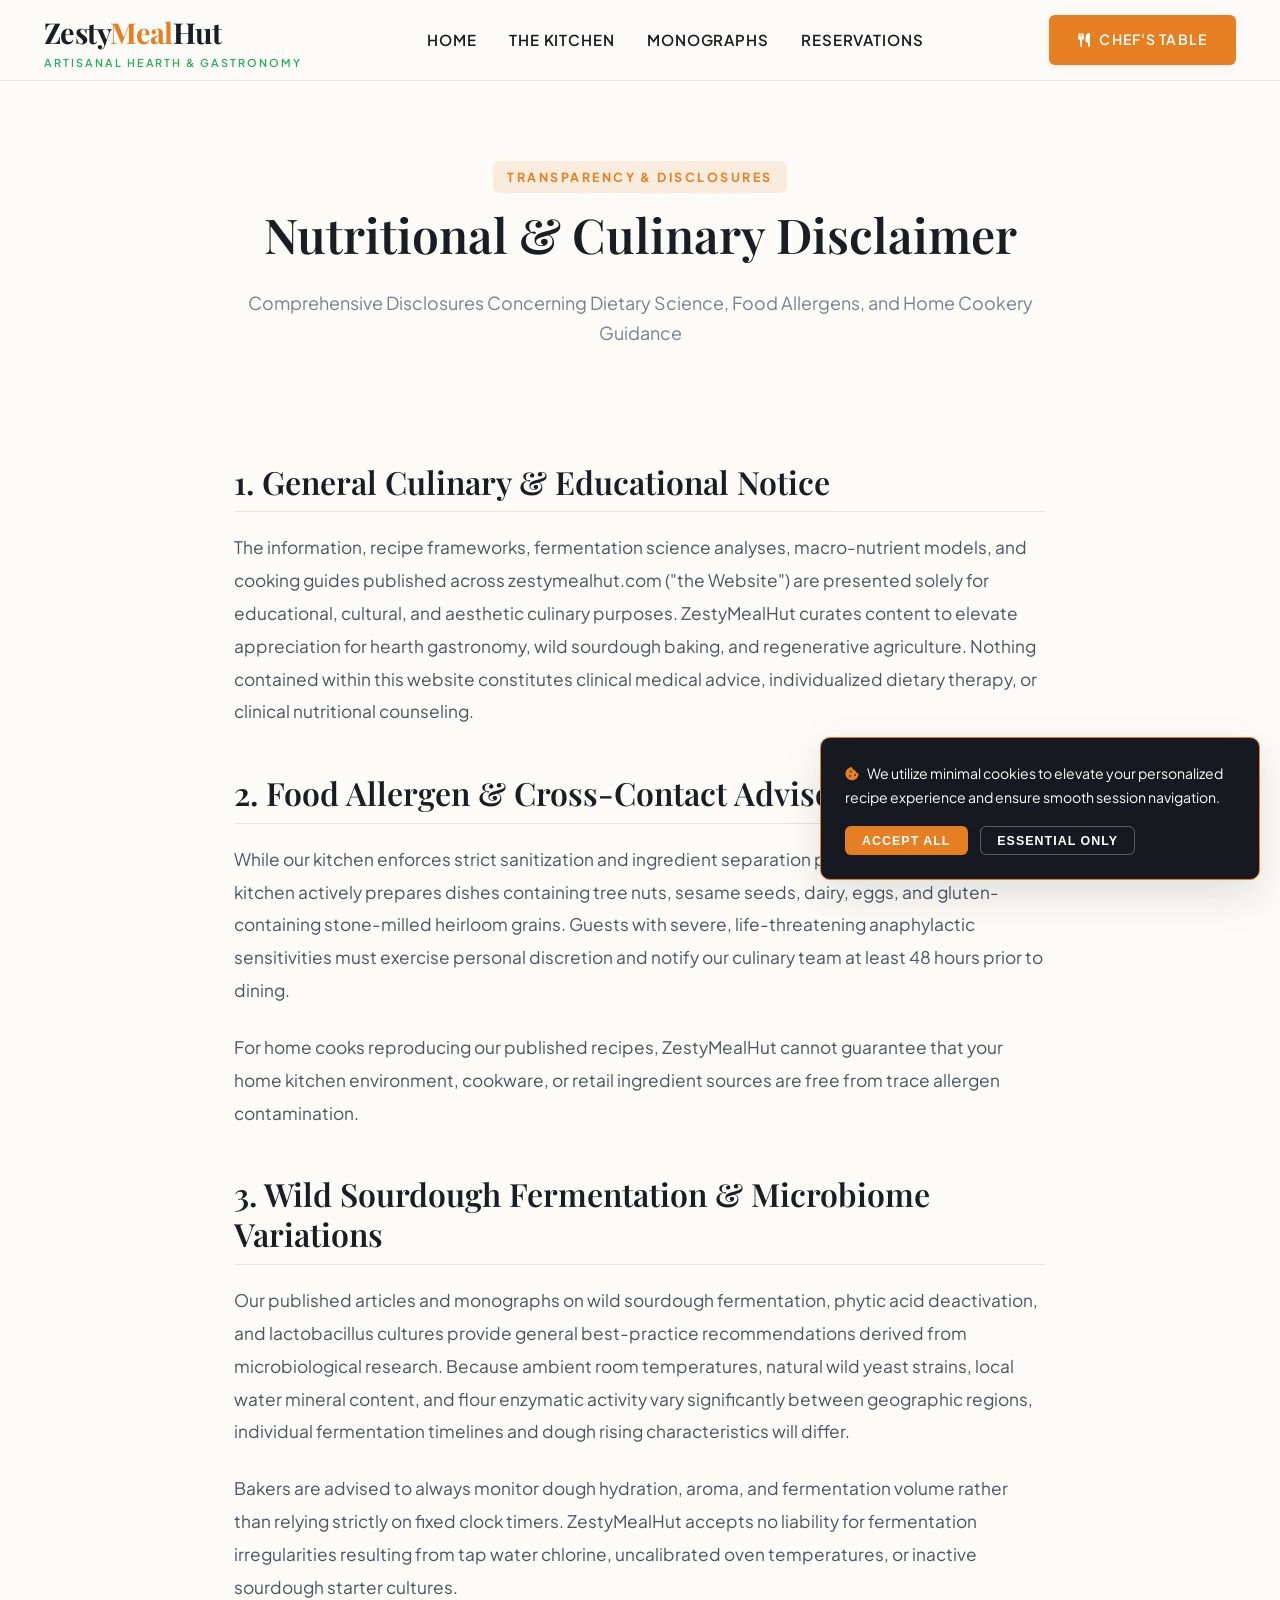
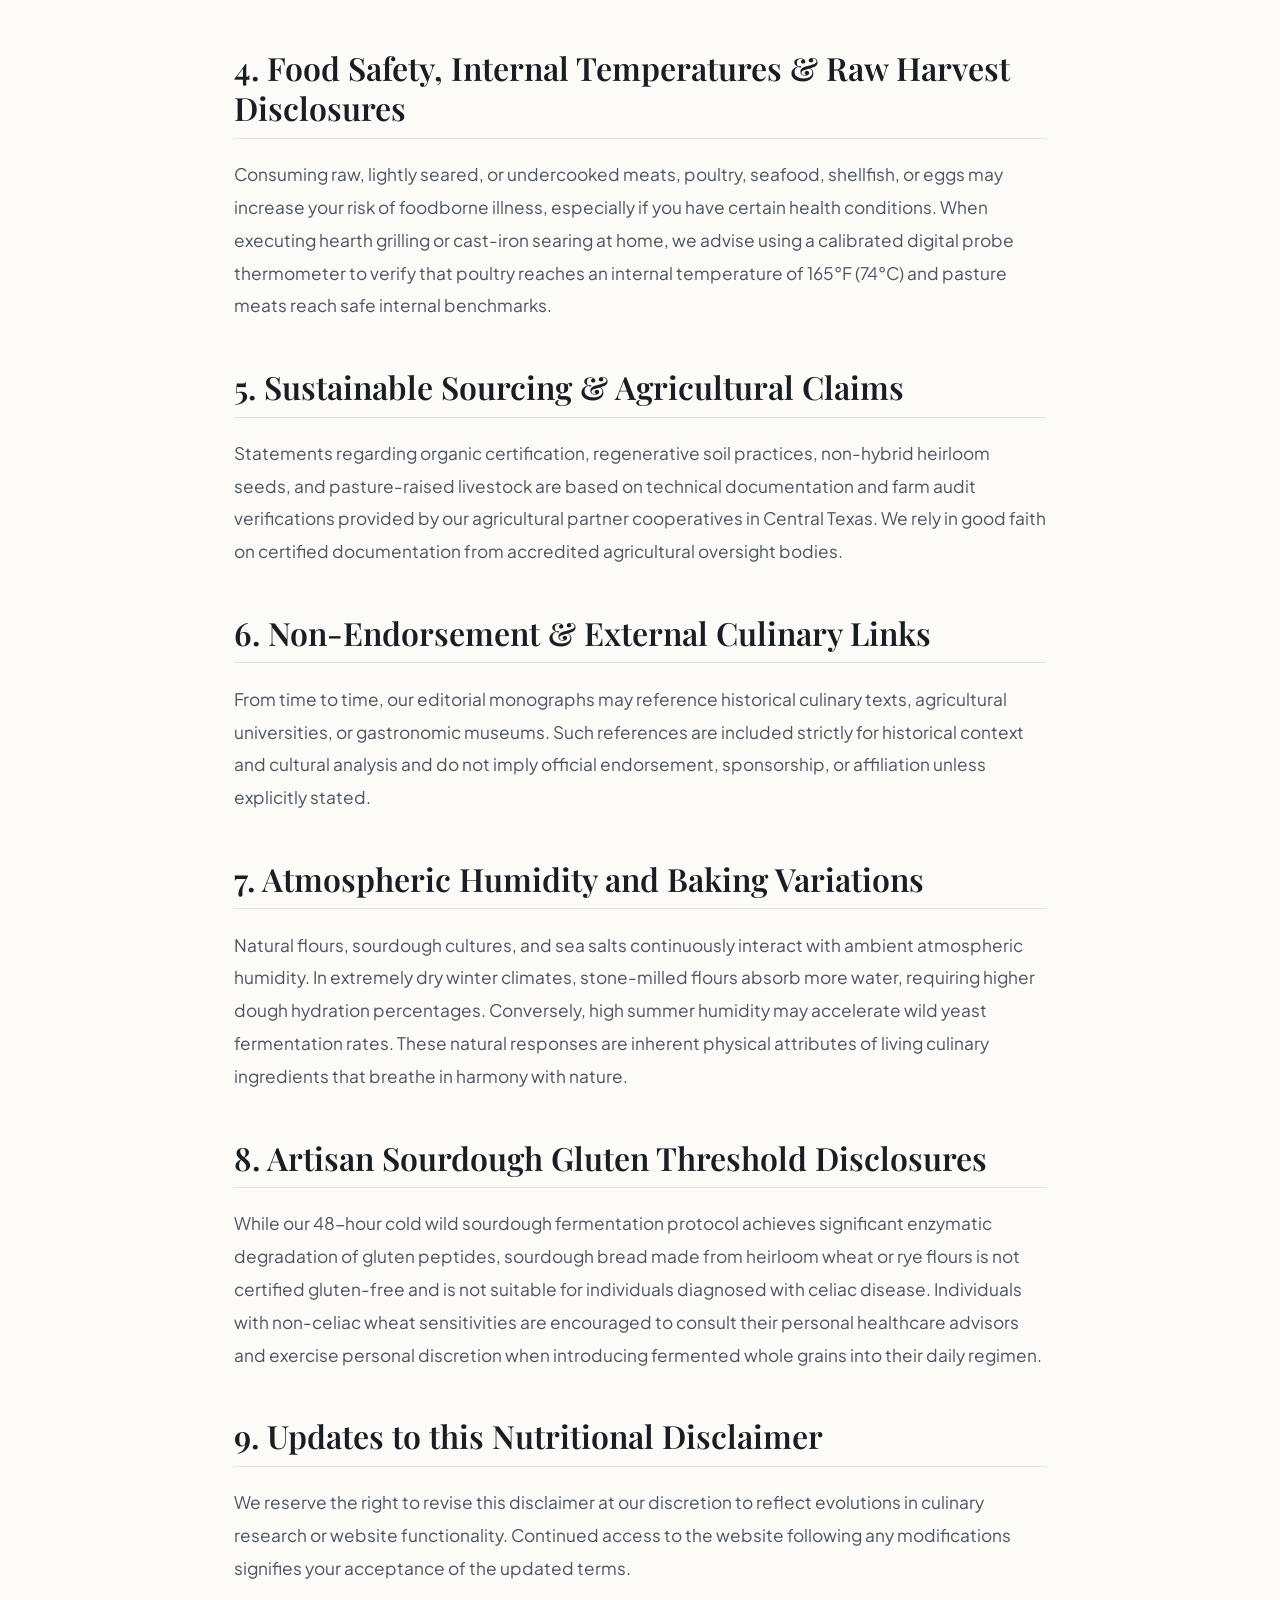
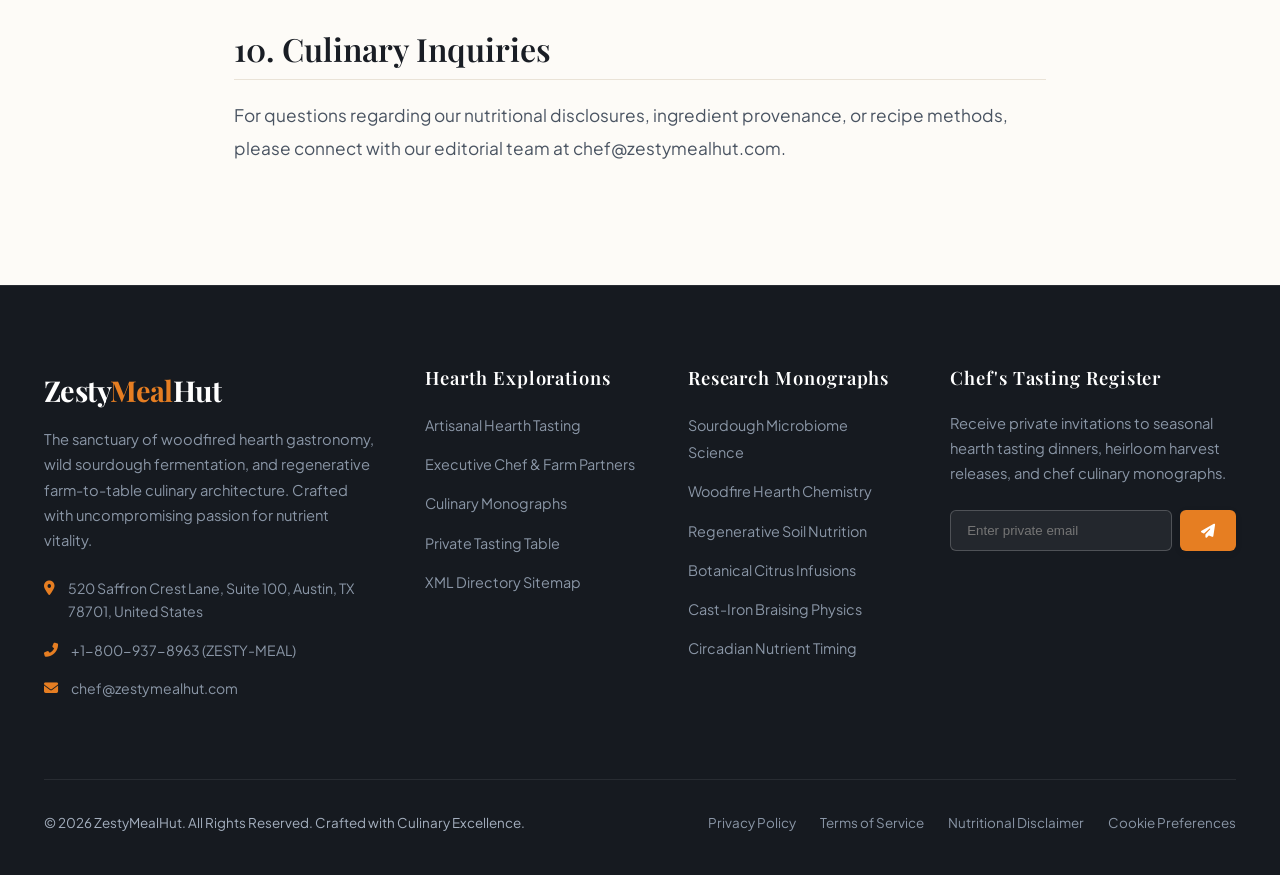
<file: disclaimer.html>
<!DOCTYPE html>
<html lang="en">
<head>
  <meta charset="UTF-8">
  <meta name="viewport" content="width=device-width, initial-scale=1.0">
  <title>Nutritional & Culinary Disclaimer | ZestyMealHut</title>
  <meta name="description" content="Nutritional disclaimer regarding food allergies, dietary guidance, sourdough fermentation, and cooking temperatures at ZestyMealHut.">
  <link rel="canonical" href="https://zestymealhut.com/disclaimer.html">
  
  <link rel="preconnect" href="https://fonts.googleapis.com">
  <link rel="preconnect" href="https://fonts.gstatic.com" crossorigin>
  <link href="https://fonts.googleapis.com/css2?family=Playfair+Display:ital,wght@0,500;0,600;0,700;1,400&family=Plus+Jakarta+Sans:wght@300;400;500;600;700&display=swap" rel="stylesheet">
  <link rel="stylesheet" href="https://cdnjs.cloudflare.com/ajax/libs/font-awesome/6.4.0/css/all.min.css">
  <link rel="stylesheet" href="css/style.css">
  <!-- Google tag (gtag.js) -->
<script async src="https://www.googletagmanager.com/gtag/js?id=G-0LY0HY7L01"></script>
<script>
  window.dataLayer = window.dataLayer || [];
  function gtag(){dataLayer.push(arguments);}
  gtag('js', new Date());

  gtag('config', 'G-0LY0HY7L01');
</script>
</head>
<body>

<header class="site-header">
  <div class="container header-inner">
    <a href="index.html" class="brand-logo">
      <div class="brand-title">Zesty<span>Meal</span>Hut</div>
      <div class="brand-subtitle">Artisanal Hearth & Gastronomy</div>
    </a>
    
    <nav>
      <ul class="nav-links">
        <li><a href="index.html" class="nav-link">Home</a></li>
        <li><a href="about.html" class="nav-link">The Kitchen</a></li>
        <li><a href="blog.html" class="nav-link">Monographs</a></li>
        <li><a href="contact.html" class="nav-link">Reservations</a></li>
      </ul>
    </nav>
    
    <div class="header-cta">
      <a href="contact.html" class="btn btn-saffron"><i class="fas fa-utensils"></i> Chef's Table</a>
      <button class="mobile-toggle" aria-label="Toggle Navigation">
        <i class="fas fa-bars"></i>
      </button>
    </div>
  </div>
</header>

<div class="article-header">
  <div class="container container-narrow">
    <span class="section-tag">Transparency & Disclosures</span>
    <h1 class="article-title">Nutritional & Culinary Disclaimer</h1>
    <p class="section-subtitle">Comprehensive Disclosures Concerning Dietary Science, Food Allergens, and Home Cookery Guidance</p>
  </div>
</div>

<div class="container container-narrow" style="padding-bottom: 6rem;">
  <div class="article-content">
    <h2>1. General Culinary & Educational Notice</h2>
    <p>The information, recipe frameworks, fermentation science analyses, macro-nutrient models, and cooking guides published across zestymealhut.com ("the Website") are presented solely for educational, cultural, and aesthetic culinary purposes. ZestyMealHut curates content to elevate appreciation for hearth gastronomy, wild sourdough baking, and regenerative agriculture. Nothing contained within this website constitutes clinical medical advice, individualized dietary therapy, or clinical nutritional counseling.</p>

    <h2>2. Food Allergen & Cross-Contact Advisories</h2>
    <p>While our kitchen enforces strict sanitization and ingredient separation protocols, our hearth kitchen actively prepares dishes containing tree nuts, sesame seeds, dairy, eggs, and gluten-containing stone-milled heirloom grains. Guests with severe, life-threatening anaphylactic sensitivities must exercise personal discretion and notify our culinary team at least 48 hours prior to dining.</p>
    <p>For home cooks reproducing our published recipes, ZestyMealHut cannot guarantee that your home kitchen environment, cookware, or retail ingredient sources are free from trace allergen contamination.</p>

    <h2>3. Wild Sourdough Fermentation & Microbiome Variations</h2>
    <p>Our published articles and monographs on wild sourdough fermentation, phytic acid deactivation, and lactobacillus cultures provide general best-practice recommendations derived from microbiological research. Because ambient room temperatures, natural wild yeast strains, local water mineral content, and flour enzymatic activity vary significantly between geographic regions, individual fermentation timelines and dough rising characteristics will differ.</p>
    <p>Bakers are advised to always monitor dough hydration, aroma, and fermentation volume rather than relying strictly on fixed clock timers. ZestyMealHut accepts no liability for fermentation irregularities resulting from tap water chlorine, uncalibrated oven temperatures, or inactive sourdough starter cultures.</p>

    <h2>4. Food Safety, Internal Temperatures & Raw Harvest Disclosures</h2>
    <p>Consuming raw, lightly seared, or undercooked meats, poultry, seafood, shellfish, or eggs may increase your risk of foodborne illness, especially if you have certain health conditions. When executing hearth grilling or cast-iron searing at home, we advise using a calibrated digital probe thermometer to verify that poultry reaches an internal temperature of 165°F (74°C) and pasture meats reach safe internal benchmarks.</p>

    <h2>5. Sustainable Sourcing & Agricultural Claims</h2>
    <p>Statements regarding organic certification, regenerative soil practices, non-hybrid heirloom seeds, and pasture-raised livestock are based on technical documentation and farm audit verifications provided by our agricultural partner cooperatives in Central Texas. We rely in good faith on certified documentation from accredited agricultural oversight bodies.</p>

    <h2>6. Non-Endorsement & External Culinary Links</h2>
    <p>From time to time, our editorial monographs may reference historical culinary texts, agricultural universities, or gastronomic museums. Such references are included strictly for historical context and cultural analysis and do not imply official endorsement, sponsorship, or affiliation unless explicitly stated.</p>

    <h2>7. Atmospheric Humidity and Baking Variations</h2>
    <p>Natural flours, sourdough cultures, and sea salts continuously interact with ambient atmospheric humidity. In extremely dry winter climates, stone-milled flours absorb more water, requiring higher dough hydration percentages. Conversely, high summer humidity may accelerate wild yeast fermentation rates. These natural responses are inherent physical attributes of living culinary ingredients that breathe in harmony with nature.</p>

    
    <h2>8. Artisan Sourdough Gluten Threshold Disclosures</h2>
    <p>While our 48-hour cold wild sourdough fermentation protocol achieves significant enzymatic degradation of gluten peptides, sourdough bread made from heirloom wheat or rye flours is not certified gluten-free and is not suitable for individuals diagnosed with celiac disease. Individuals with non-celiac wheat sensitivities are encouraged to consult their personal healthcare advisors and exercise personal discretion when introducing fermented whole grains into their daily regimen.</p>

    <h2>9. Updates to this Nutritional Disclaimer</h2>
    <p>We reserve the right to revise this disclaimer at our discretion to reflect evolutions in culinary research or website functionality. Continued access to the website following any modifications signifies your acceptance of the updated terms.</p>

    <h2>10. Culinary Inquiries</h2>
    <p>For questions regarding our nutritional disclosures, ingredient provenance, or recipe methods, please connect with our editorial team at chef@zestymealhut.com.</p>
  </div>
</div>

<footer class="site-footer">
  <div class="container">
    <div class="footer-grid">
      <div class="footer-brand">
        <div class="brand-title">Zesty<span>Meal</span>Hut</div>
        <p class="footer-desc">The sanctuary of woodfired hearth gastronomy, wild sourdough fermentation, and regenerative farm-to-table culinary architecture. Crafted with uncompromising passion for nutrient vitality.</p>
        <div class="footer-contact-item">
          <i class="fas fa-map-marker-alt"></i>
          <span>520 Saffron Crest Lane, Suite 100, Austin, TX 78701, United States</span>
        </div>
        <div class="footer-contact-item">
          <i class="fas fa-phone-alt"></i>
          <span>+1-800-937-8963 (ZESTY-MEAL)</span>
        </div>
        <div class="footer-contact-item">
          <i class="fas fa-envelope"></i>
          <span>chef@zestymealhut.com</span>
        </div>
      </div>
      
      <div>
        <h4 class="footer-heading">Hearth Explorations</h4>
        <ul class="footer-links">
          <li><a href="index.html">Artisanal Hearth Tasting</a></li>
          <li><a href="about.html">Executive Chef & Farm Partners</a></li>
          <li><a href="blog.html">Culinary Monographs</a></li>
          <li><a href="contact.html">Private Tasting Table</a></li>
          <li><a href="sitemap.xml">XML Directory Sitemap</a></li>
        </ul>
      </div>
      
      <div>
        <h4 class="footer-heading">Research Monographs</h4>
        <ul class="footer-links">
          <li><a href="blog/sourdough-fermentation-microbiome-science-and-digestive-wellness.html">Sourdough Microbiome Science</a></li>
          <li><a href="blog/woodfire-hearth-gastronomy-hardwood-smoke-and-maillard-chemistry.html">Woodfire Hearth Chemistry</a></li>
          <li><a href="blog/farm-to-hearth-regenerative-soil-and-heirloom-produce-nutrition.html">Regenerative Soil Nutrition</a></li>
          <li><a href="blog/botanical-citrus-infusions-and-zero-proof-digestive-tonics.html">Botanical Citrus Infusions</a></li>
          <li><a href="blog/cast-iron-culinary-thermodynamics-and-slow-braising-alchemy.html">Cast-Iron Braising Physics</a></li>
          <li><a href="blog/macro-nutrient-synchronization-in-circadian-metabolic-cooking.html">Circadian Nutrient Timing</a></li>
        </ul>
      </div>
      
      <div>
        <h4 class="footer-heading">Chef's Tasting Register</h4>
        <p class="footer-desc">Receive private invitations to seasonal hearth tasting dinners, heirloom harvest releases, and chef culinary monographs.</p>
        <form class="footer-form">
          <div style="display: flex; gap: 0.5rem;">
            <input type="email" placeholder="Enter private email" required style="padding: 0.75rem 1rem; border: 1px solid rgba(255,255,255,0.2); background: rgba(255,255,255,0.06); color: #fff; border-radius: 6px; flex: 1; outline: none;">
            <button type="submit" class="btn btn-saffron" style="padding: 0.75rem 1.2rem;"><i class="fas fa-paper-plane"></i></button>
          </div>
        </form>
      </div>
    </div>
    
    <div class="footer-bottom">
      <div>&copy; 2026 ZestyMealHut. All Rights Reserved. Crafted with Culinary Excellence.</div>
      <div class="legal-inline-links">
        <a href="privacy.html">Privacy Policy</a>
        <a href="terms.html">Terms of Service</a>
        <a href="disclaimer.html">Nutritional Disclaimer</a>
        <a href="cookies.html">Cookie Preferences</a>
      </div>
    </div>
  </div>
</footer>

<div id="cookie-banner" class="cookie-banner">
  <p style="font-size: 0.88rem; margin-bottom: 0.5rem; color: #fdfbf7;"><i class="fas fa-cookie-bite" style="color: var(--primary-saffron); margin-right: 0.4rem;"></i> We utilize minimal cookies to elevate your personalized recipe experience and ensure smooth session navigation.</p>
  <div class="cookie-buttons">
    <button id="accept-cookies" class="btn btn-saffron" style="padding: 0.4rem 1rem; font-size: 0.78rem;">Accept All</button>
    <button id="decline-cookies" class="btn btn-outline" style="padding: 0.4rem 1rem; font-size: 0.78rem; border-color: rgba(255,255,255,0.3); color: #fff;">Essential Only</button>
  </div>
</div>

<script src="js/script.js"></script>
</body>
</html>
</file>
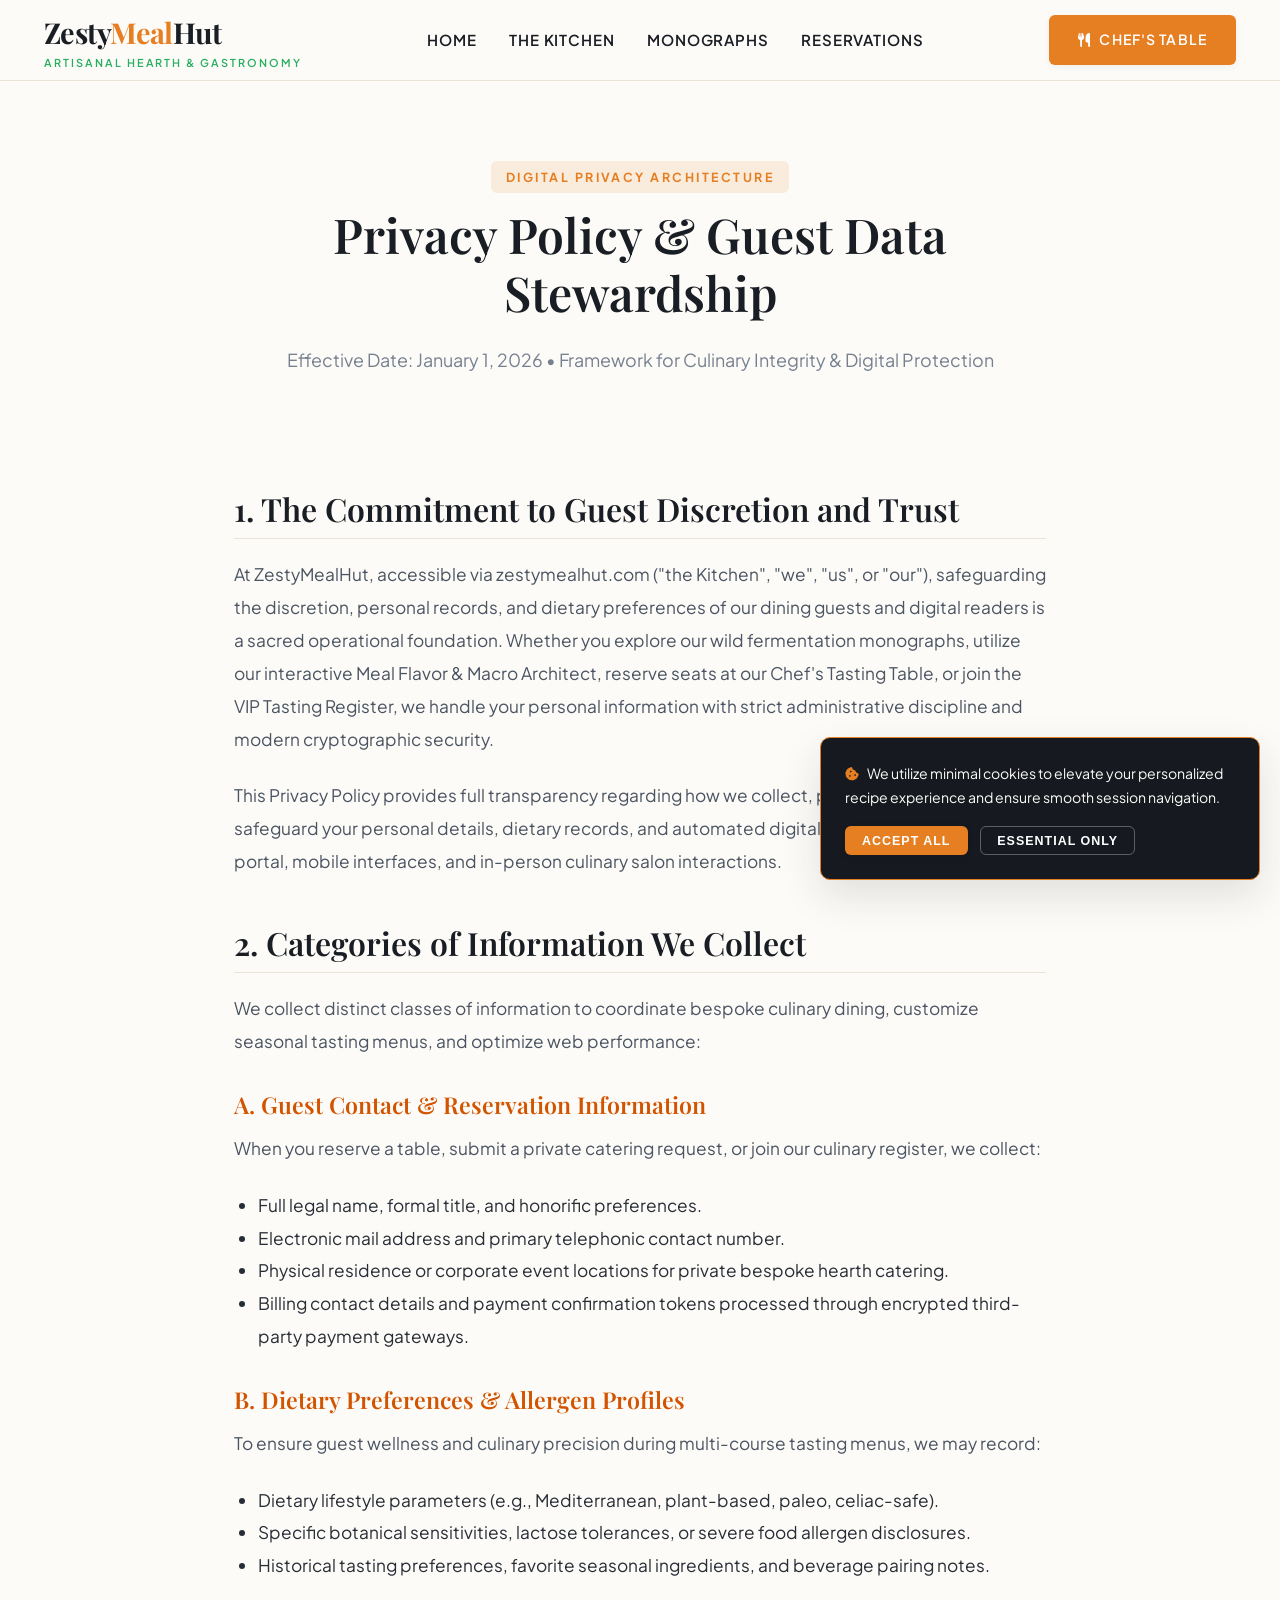
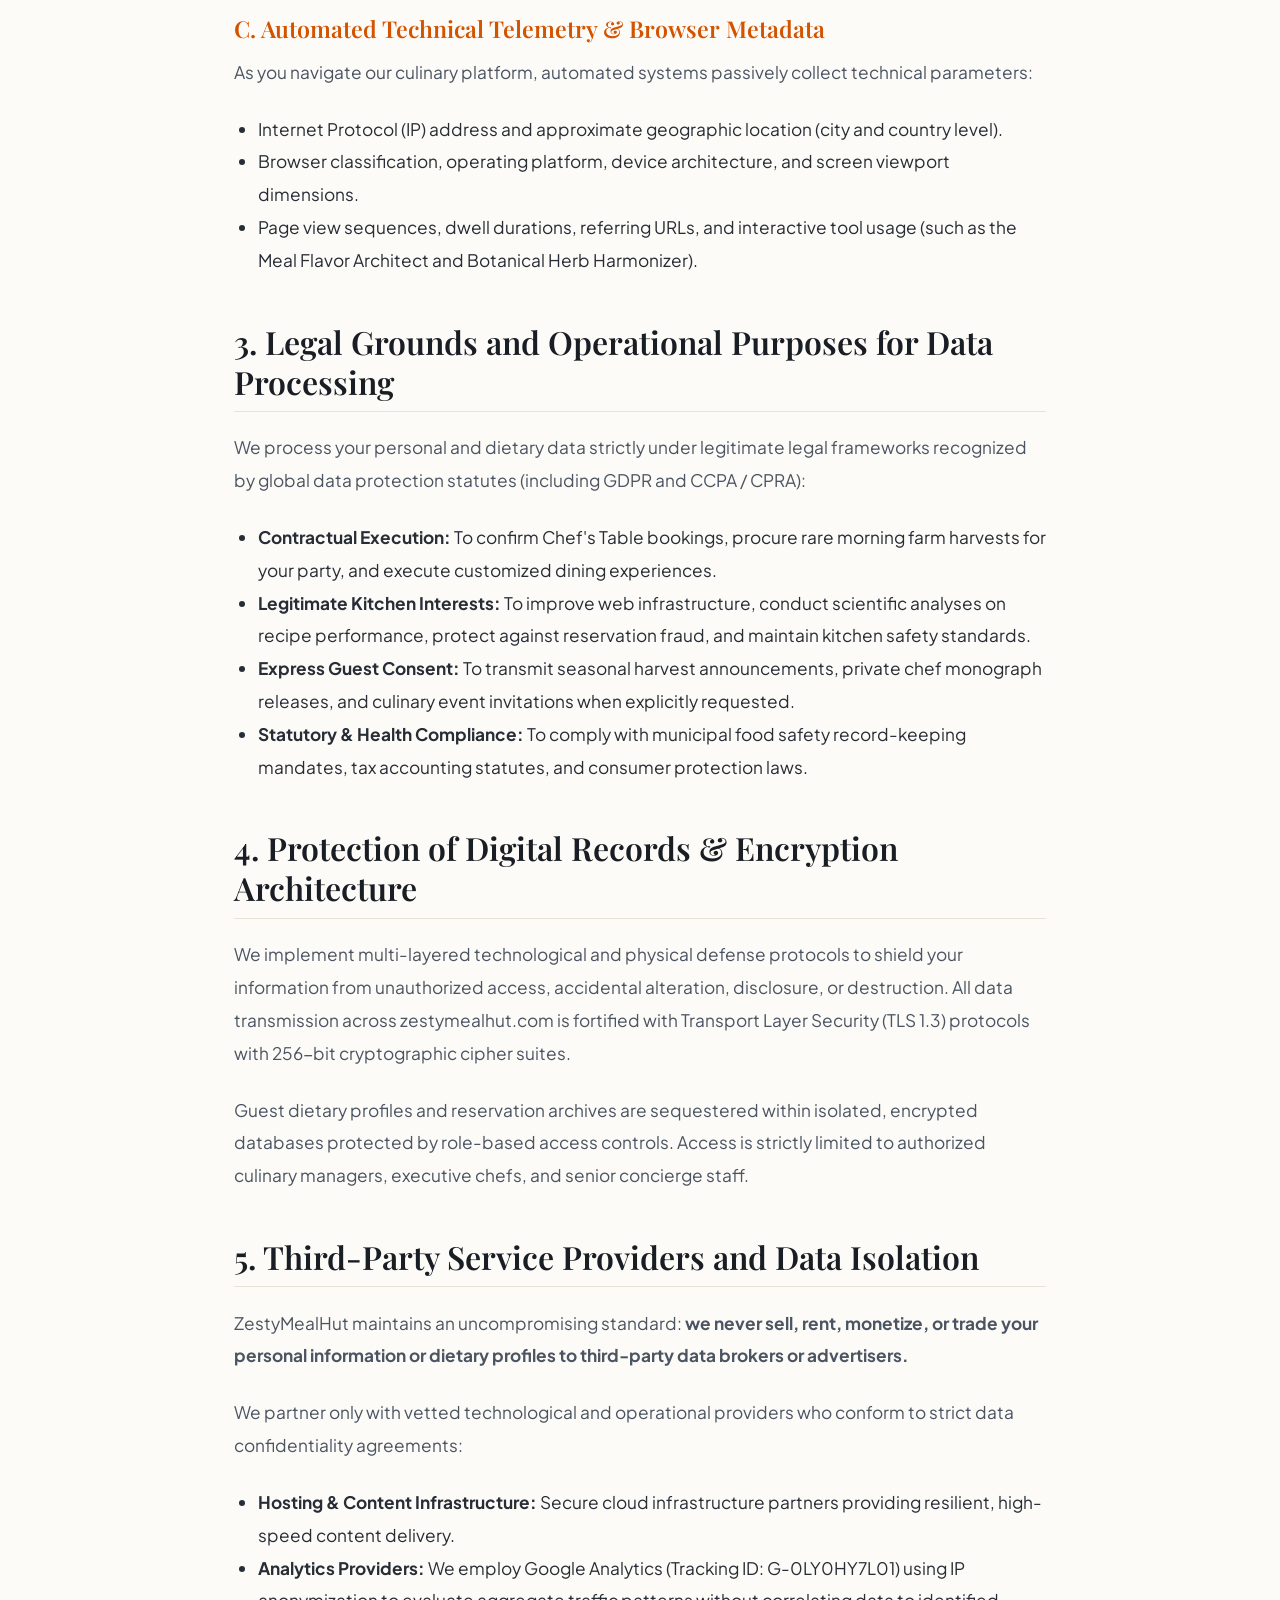
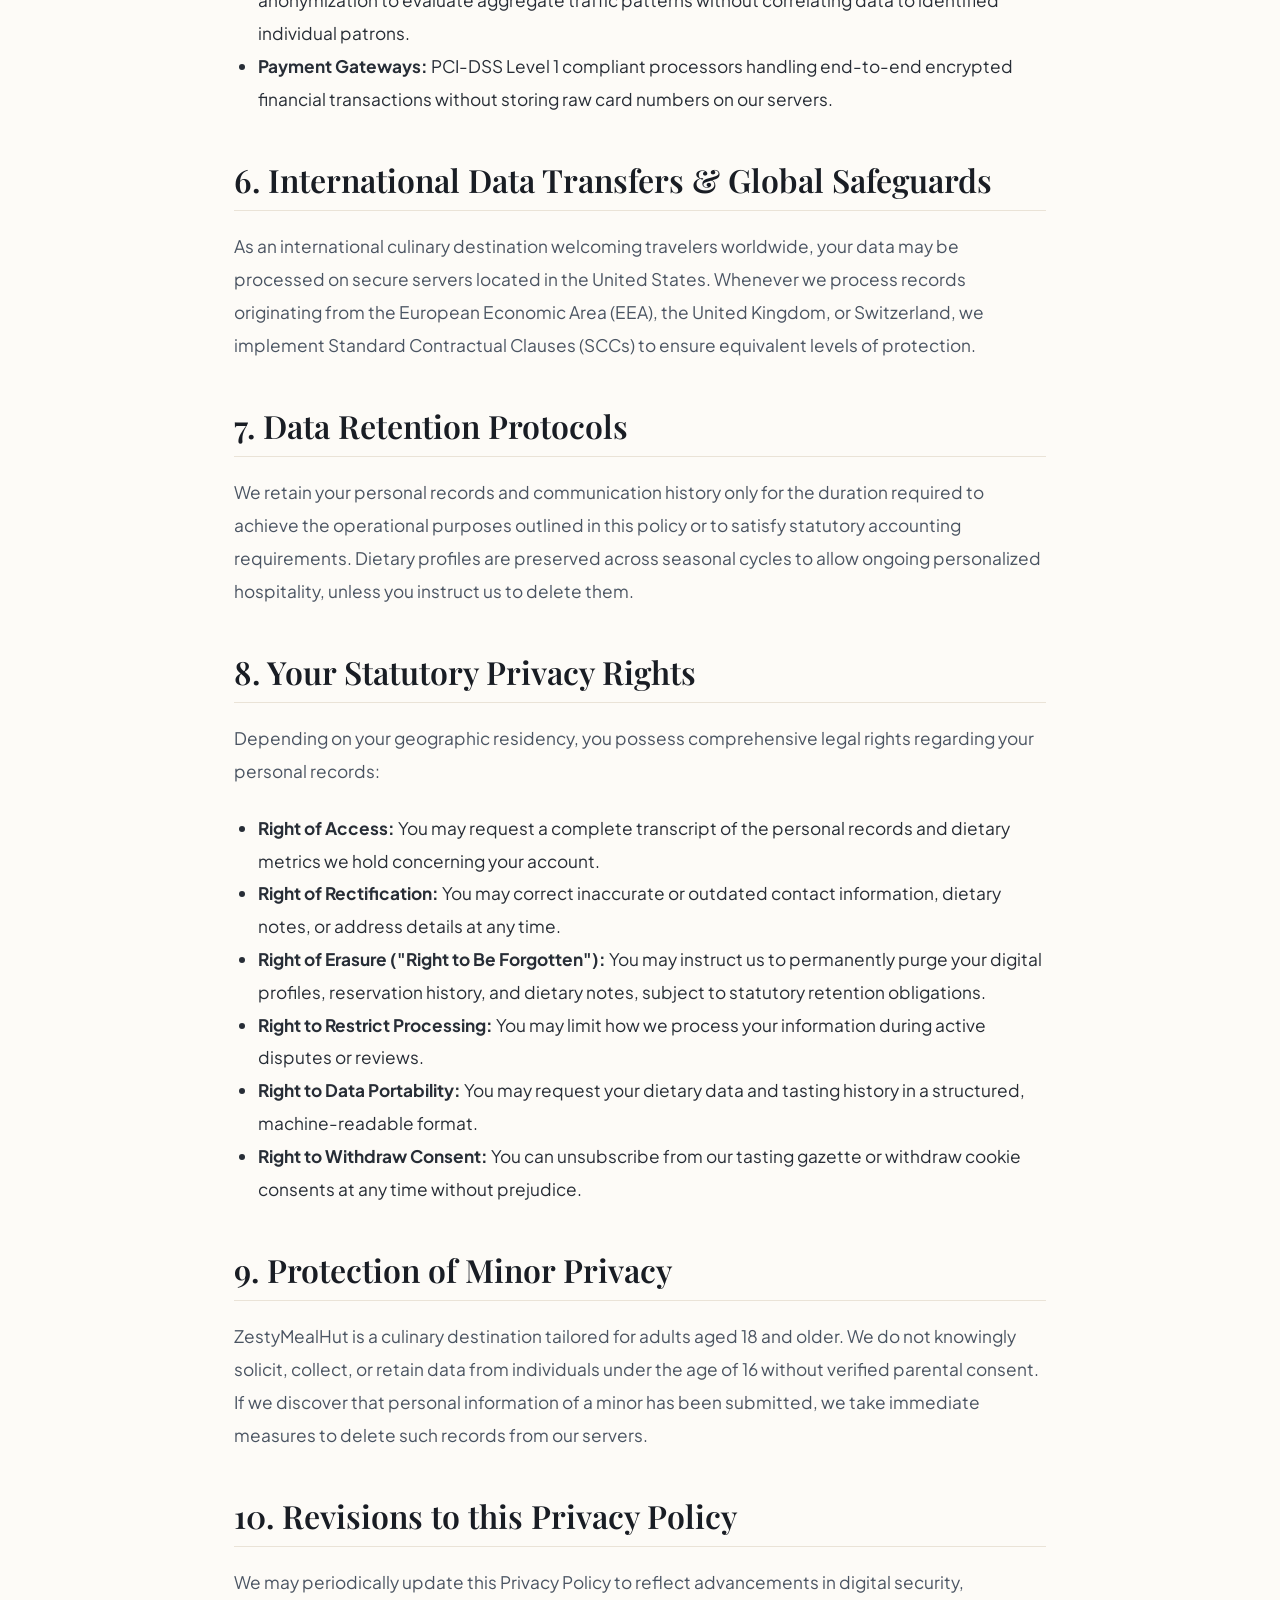
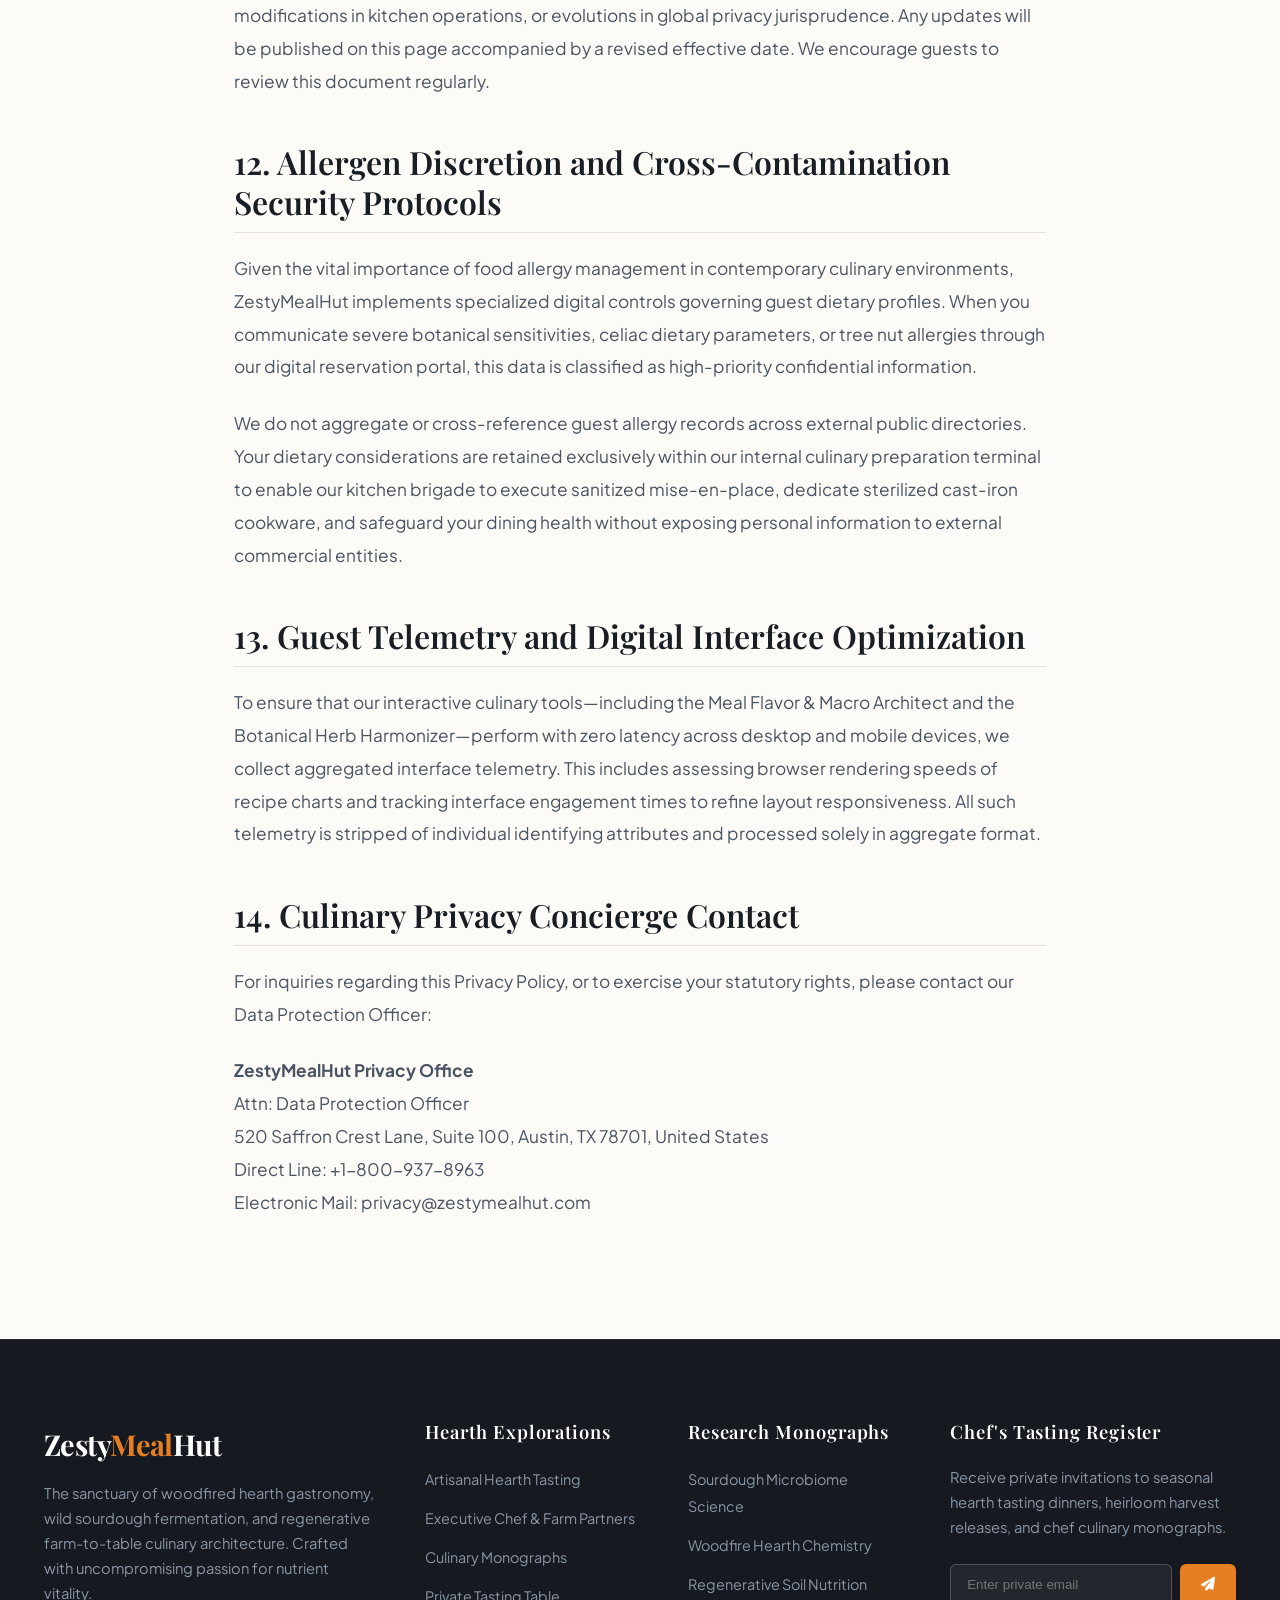
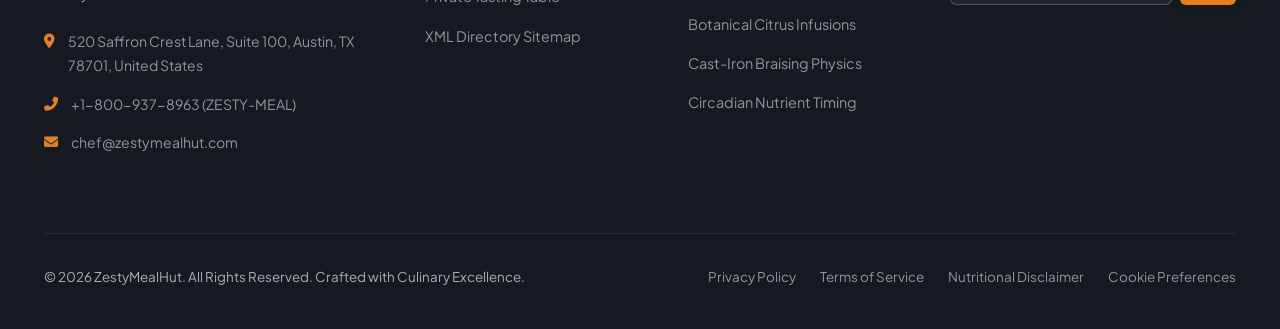
<file: privacy.html>
<!DOCTYPE html>
<html lang="en">
<head>
  <meta charset="UTF-8">
  <meta name="viewport" content="width=device-width, initial-scale=1.0">
  <title>Privacy Policy & Guest Data Stewardship | ZestyMealHut</title>
  <meta name="description" content="Comprehensive privacy policy governing guest reservations, dietary profiles, and digital communications at ZestyMealHut.">
  <link rel="canonical" href="https://zestymealhut.com/privacy.html">
  
  <link rel="preconnect" href="https://fonts.googleapis.com">
  <link rel="preconnect" href="https://fonts.gstatic.com" crossorigin>
  <link href="https://fonts.googleapis.com/css2?family=Playfair+Display:ital,wght@0,500;0,600;0,700;1,400&family=Plus+Jakarta+Sans:wght@300;400;500;600;700&display=swap" rel="stylesheet">
  <link rel="stylesheet" href="https://cdnjs.cloudflare.com/ajax/libs/font-awesome/6.4.0/css/all.min.css">
  <link rel="stylesheet" href="css/style.css">
  <!-- Google tag (gtag.js) -->
<script async src="https://www.googletagmanager.com/gtag/js?id=G-0LY0HY7L01"></script>
<script>
  window.dataLayer = window.dataLayer || [];
  function gtag(){dataLayer.push(arguments);}
  gtag('js', new Date());

  gtag('config', 'G-0LY0HY7L01');
</script>
</head>
<body>

<header class="site-header">
  <div class="container header-inner">
    <a href="index.html" class="brand-logo">
      <div class="brand-title">Zesty<span>Meal</span>Hut</div>
      <div class="brand-subtitle">Artisanal Hearth & Gastronomy</div>
    </a>
    
    <nav>
      <ul class="nav-links">
        <li><a href="index.html" class="nav-link">Home</a></li>
        <li><a href="about.html" class="nav-link">The Kitchen</a></li>
        <li><a href="blog.html" class="nav-link">Monographs</a></li>
        <li><a href="contact.html" class="nav-link">Reservations</a></li>
      </ul>
    </nav>
    
    <div class="header-cta">
      <a href="contact.html" class="btn btn-saffron"><i class="fas fa-utensils"></i> Chef's Table</a>
      <button class="mobile-toggle" aria-label="Toggle Navigation">
        <i class="fas fa-bars"></i>
      </button>
    </div>
  </div>
</header>

<div class="article-header">
  <div class="container container-narrow">
    <span class="section-tag">Digital Privacy Architecture</span>
    <h1 class="article-title">Privacy Policy & Guest Data Stewardship</h1>
    <p class="section-subtitle">Effective Date: January 1, 2026 &bull; Framework for Culinary Integrity & Digital Protection</p>
  </div>
</div>

<div class="container container-narrow" style="padding-bottom: 6rem;">
  <div class="article-content">
    <h2>1. The Commitment to Guest Discretion and Trust</h2>
    <p>At ZestyMealHut, accessible via zestymealhut.com ("the Kitchen", "we", "us", or "our"), safeguarding the discretion, personal records, and dietary preferences of our dining guests and digital readers is a sacred operational foundation. Whether you explore our wild fermentation monographs, utilize our interactive Meal Flavor & Macro Architect, reserve seats at our Chef's Tasting Table, or join the VIP Tasting Register, we handle your personal information with strict administrative discipline and modern cryptographic security.</p>
    <p>This Privacy Policy provides full transparency regarding how we collect, process, manage, and safeguard your personal details, dietary records, and automated digital telemetry across our web portal, mobile interfaces, and in-person culinary salon interactions.</p>

    <h2>2. Categories of Information We Collect</h2>
    <p>We collect distinct classes of information to coordinate bespoke culinary dining, customize seasonal tasting menus, and optimize web performance:</p>
    
    <h3>A. Guest Contact & Reservation Information</h3>
    <p>When you reserve a table, submit a private catering request, or join our culinary register, we collect:</p>
    <ul>
      <li>Full legal name, formal title, and honorific preferences.</li>
      <li>Electronic mail address and primary telephonic contact number.</li>
      <li>Physical residence or corporate event locations for private bespoke hearth catering.</li>
      <li>Billing contact details and payment confirmation tokens processed through encrypted third-party payment gateways.</li>
    </ul>

    <h3>B. Dietary Preferences & Allergen Profiles</h3>
    <p>To ensure guest wellness and culinary precision during multi-course tasting menus, we may record:</p>
    <ul>
      <li>Dietary lifestyle parameters (e.g., Mediterranean, plant-based, paleo, celiac-safe).</li>
      <li>Specific botanical sensitivities, lactose tolerances, or severe food allergen disclosures.</li>
      <li>Historical tasting preferences, favorite seasonal ingredients, and beverage pairing notes.</li>
    </ul>

    <h3>C. Automated Technical Telemetry & Browser Metadata</h3>
    <p>As you navigate our culinary platform, automated systems passively collect technical parameters:</p>
    <ul>
      <li>Internet Protocol (IP) address and approximate geographic location (city and country level).</li>
      <li>Browser classification, operating platform, device architecture, and screen viewport dimensions.</li>
      <li>Page view sequences, dwell durations, referring URLs, and interactive tool usage (such as the Meal Flavor Architect and Botanical Herb Harmonizer).</li>
    </ul>

    <h2>3. Legal Grounds and Operational Purposes for Data Processing</h2>
    <p>We process your personal and dietary data strictly under legitimate legal frameworks recognized by global data protection statutes (including GDPR and CCPA / CPRA):</p>
    <ul>
      <li><strong>Contractual Execution:</strong> To confirm Chef's Table bookings, procure rare morning farm harvests for your party, and execute customized dining experiences.</li>
      <li><strong>Legitimate Kitchen Interests:</strong> To improve web infrastructure, conduct scientific analyses on recipe performance, protect against reservation fraud, and maintain kitchen safety standards.</li>
      <li><strong>Express Guest Consent:</strong> To transmit seasonal harvest announcements, private chef monograph releases, and culinary event invitations when explicitly requested.</li>
      <li><strong>Statutory & Health Compliance:</strong> To comply with municipal food safety record-keeping mandates, tax accounting statutes, and consumer protection laws.</li>
    </ul>

    <h2>4. Protection of Digital Records & Encryption Architecture</h2>
    <p>We implement multi-layered technological and physical defense protocols to shield your information from unauthorized access, accidental alteration, disclosure, or destruction. All data transmission across zestymealhut.com is fortified with Transport Layer Security (TLS 1.3) protocols with 256-bit cryptographic cipher suites.</p>
    <p>Guest dietary profiles and reservation archives are sequestered within isolated, encrypted databases protected by role-based access controls. Access is strictly limited to authorized culinary managers, executive chefs, and senior concierge staff.</p>

    <h2>5. Third-Party Service Providers and Data Isolation</h2>
    <p>ZestyMealHut maintains an uncompromising standard: <strong>we never sell, rent, monetize, or trade your personal information or dietary profiles to third-party data brokers or advertisers.</strong></p>
    <p>We partner only with vetted technological and operational providers who conform to strict data confidentiality agreements:</p>
    <ul>
      <li><strong>Hosting & Content Infrastructure:</strong> Secure cloud infrastructure partners providing resilient, high-speed content delivery.</li>
      <li><strong>Analytics Providers:</strong> We employ Google Analytics (Tracking ID: G-0LY0HY7L01) using IP anonymization to evaluate aggregate traffic patterns without correlating data to identified individual patrons.</li>
      <li><strong>Payment Gateways:</strong> PCI-DSS Level 1 compliant processors handling end-to-end encrypted financial transactions without storing raw card numbers on our servers.</li>
    </ul>

    <h2>6. International Data Transfers & Global Safeguards</h2>
    <p>As an international culinary destination welcoming travelers worldwide, your data may be processed on secure servers located in the United States. Whenever we process records originating from the European Economic Area (EEA), the United Kingdom, or Switzerland, we implement Standard Contractual Clauses (SCCs) to ensure equivalent levels of protection.</p>

    <h2>7. Data Retention Protocols</h2>
    <p>We retain your personal records and communication history only for the duration required to achieve the operational purposes outlined in this policy or to satisfy statutory accounting requirements. Dietary profiles are preserved across seasonal cycles to allow ongoing personalized hospitality, unless you instruct us to delete them.</p>

    <h2>8. Your Statutory Privacy Rights</h2>
    <p>Depending on your geographic residency, you possess comprehensive legal rights regarding your personal records:</p>
    <ul>
      <li><strong>Right of Access:</strong> You may request a complete transcript of the personal records and dietary metrics we hold concerning your account.</li>
      <li><strong>Right of Rectification:</strong> You may correct inaccurate or outdated contact information, dietary notes, or address details at any time.</li>
      <li><strong>Right of Erasure ("Right to Be Forgotten"):</strong> You may instruct us to permanently purge your digital profiles, reservation history, and dietary notes, subject to statutory retention obligations.</li>
      <li><strong>Right to Restrict Processing:</strong> You may limit how we process your information during active disputes or reviews.</li>
      <li><strong>Right to Data Portability:</strong> You may request your dietary data and tasting history in a structured, machine-readable format.</li>
      <li><strong>Right to Withdraw Consent:</strong> You can unsubscribe from our tasting gazette or withdraw cookie consents at any time without prejudice.</li>
    </ul>

    <h2>9. Protection of Minor Privacy</h2>
    <p>ZestyMealHut is a culinary destination tailored for adults aged 18 and older. We do not knowingly solicit, collect, or retain data from individuals under the age of 16 without verified parental consent. If we discover that personal information of a minor has been submitted, we take immediate measures to delete such records from our servers.</p>

    <h2>10. Revisions to this Privacy Policy</h2>
    <p>We may periodically update this Privacy Policy to reflect advancements in digital security, modifications in kitchen operations, or evolutions in global privacy jurisprudence. Any updates will be published on this page accompanied by a revised effective date. We encourage guests to review this document regularly.</p>

    
    <h2>12. Allergen Discretion and Cross-Contamination Security Protocols</h2>
    <p>Given the vital importance of food allergy management in contemporary culinary environments, ZestyMealHut implements specialized digital controls governing guest dietary profiles. When you communicate severe botanical sensitivities, celiac dietary parameters, or tree nut allergies through our digital reservation portal, this data is classified as high-priority confidential information.</p>
    <p>We do not aggregate or cross-reference guest allergy records across external public directories. Your dietary considerations are retained exclusively within our internal culinary preparation terminal to enable our kitchen brigade to execute sanitized mise-en-place, dedicate sterilized cast-iron cookware, and safeguard your dining health without exposing personal information to external commercial entities.</p>

    <h2>13. Guest Telemetry and Digital Interface Optimization</h2>
    <p>To ensure that our interactive culinary tools—including the Meal Flavor & Macro Architect and the Botanical Herb Harmonizer—perform with zero latency across desktop and mobile devices, we collect aggregated interface telemetry. This includes assessing browser rendering speeds of recipe charts and tracking interface engagement times to refine layout responsiveness. All such telemetry is stripped of individual identifying attributes and processed solely in aggregate format.</p>

    <h2>14. Culinary Privacy Concierge Contact</h2>
    <p>For inquiries regarding this Privacy Policy, or to exercise your statutory rights, please contact our Data Protection Officer:</p>
    <p><strong>ZestyMealHut Privacy Office</strong><br>
    Attn: Data Protection Officer<br>
    520 Saffron Crest Lane, Suite 100, Austin, TX 78701, United States<br>
    Direct Line: +1-800-937-8963<br>
    Electronic Mail: privacy@zestymealhut.com</p>
  </div>
</div>

<footer class="site-footer">
  <div class="container">
    <div class="footer-grid">
      <div class="footer-brand">
        <div class="brand-title">Zesty<span>Meal</span>Hut</div>
        <p class="footer-desc">The sanctuary of woodfired hearth gastronomy, wild sourdough fermentation, and regenerative farm-to-table culinary architecture. Crafted with uncompromising passion for nutrient vitality.</p>
        <div class="footer-contact-item">
          <i class="fas fa-map-marker-alt"></i>
          <span>520 Saffron Crest Lane, Suite 100, Austin, TX 78701, United States</span>
        </div>
        <div class="footer-contact-item">
          <i class="fas fa-phone-alt"></i>
          <span>+1-800-937-8963 (ZESTY-MEAL)</span>
        </div>
        <div class="footer-contact-item">
          <i class="fas fa-envelope"></i>
          <span>chef@zestymealhut.com</span>
        </div>
      </div>
      
      <div>
        <h4 class="footer-heading">Hearth Explorations</h4>
        <ul class="footer-links">
          <li><a href="index.html">Artisanal Hearth Tasting</a></li>
          <li><a href="about.html">Executive Chef & Farm Partners</a></li>
          <li><a href="blog.html">Culinary Monographs</a></li>
          <li><a href="contact.html">Private Tasting Table</a></li>
          <li><a href="sitemap.xml">XML Directory Sitemap</a></li>
        </ul>
      </div>
      
      <div>
        <h4 class="footer-heading">Research Monographs</h4>
        <ul class="footer-links">
          <li><a href="blog/sourdough-fermentation-microbiome-science-and-digestive-wellness.html">Sourdough Microbiome Science</a></li>
          <li><a href="blog/woodfire-hearth-gastronomy-hardwood-smoke-and-maillard-chemistry.html">Woodfire Hearth Chemistry</a></li>
          <li><a href="blog/farm-to-hearth-regenerative-soil-and-heirloom-produce-nutrition.html">Regenerative Soil Nutrition</a></li>
          <li><a href="blog/botanical-citrus-infusions-and-zero-proof-digestive-tonics.html">Botanical Citrus Infusions</a></li>
          <li><a href="blog/cast-iron-culinary-thermodynamics-and-slow-braising-alchemy.html">Cast-Iron Braising Physics</a></li>
          <li><a href="blog/macro-nutrient-synchronization-in-circadian-metabolic-cooking.html">Circadian Nutrient Timing</a></li>
        </ul>
      </div>
      
      <div>
        <h4 class="footer-heading">Chef's Tasting Register</h4>
        <p class="footer-desc">Receive private invitations to seasonal hearth tasting dinners, heirloom harvest releases, and chef culinary monographs.</p>
        <form class="footer-form">
          <div style="display: flex; gap: 0.5rem;">
            <input type="email" placeholder="Enter private email" required style="padding: 0.75rem 1rem; border: 1px solid rgba(255,255,255,0.2); background: rgba(255,255,255,0.06); color: #fff; border-radius: 6px; flex: 1; outline: none;">
            <button type="submit" class="btn btn-saffron" style="padding: 0.75rem 1.2rem;"><i class="fas fa-paper-plane"></i></button>
          </div>
        </form>
      </div>
    </div>
    
    <div class="footer-bottom">
      <div>&copy; 2026 ZestyMealHut. All Rights Reserved. Crafted with Culinary Excellence.</div>
      <div class="legal-inline-links">
        <a href="privacy.html">Privacy Policy</a>
        <a href="terms.html">Terms of Service</a>
        <a href="disclaimer.html">Nutritional Disclaimer</a>
        <a href="cookies.html">Cookie Preferences</a>
      </div>
    </div>
  </div>
</footer>

<div id="cookie-banner" class="cookie-banner">
  <p style="font-size: 0.88rem; margin-bottom: 0.5rem; color: #fdfbf7;"><i class="fas fa-cookie-bite" style="color: var(--primary-saffron); margin-right: 0.4rem;"></i> We utilize minimal cookies to elevate your personalized recipe experience and ensure smooth session navigation.</p>
  <div class="cookie-buttons">
    <button id="accept-cookies" class="btn btn-saffron" style="padding: 0.4rem 1rem; font-size: 0.78rem;">Accept All</button>
    <button id="decline-cookies" class="btn btn-outline" style="padding: 0.4rem 1rem; font-size: 0.78rem; border-color: rgba(255,255,255,0.3); color: #fff;">Essential Only</button>
  </div>
</div>

<script src="js/script.js"></script>
</body>
</html>
</file>
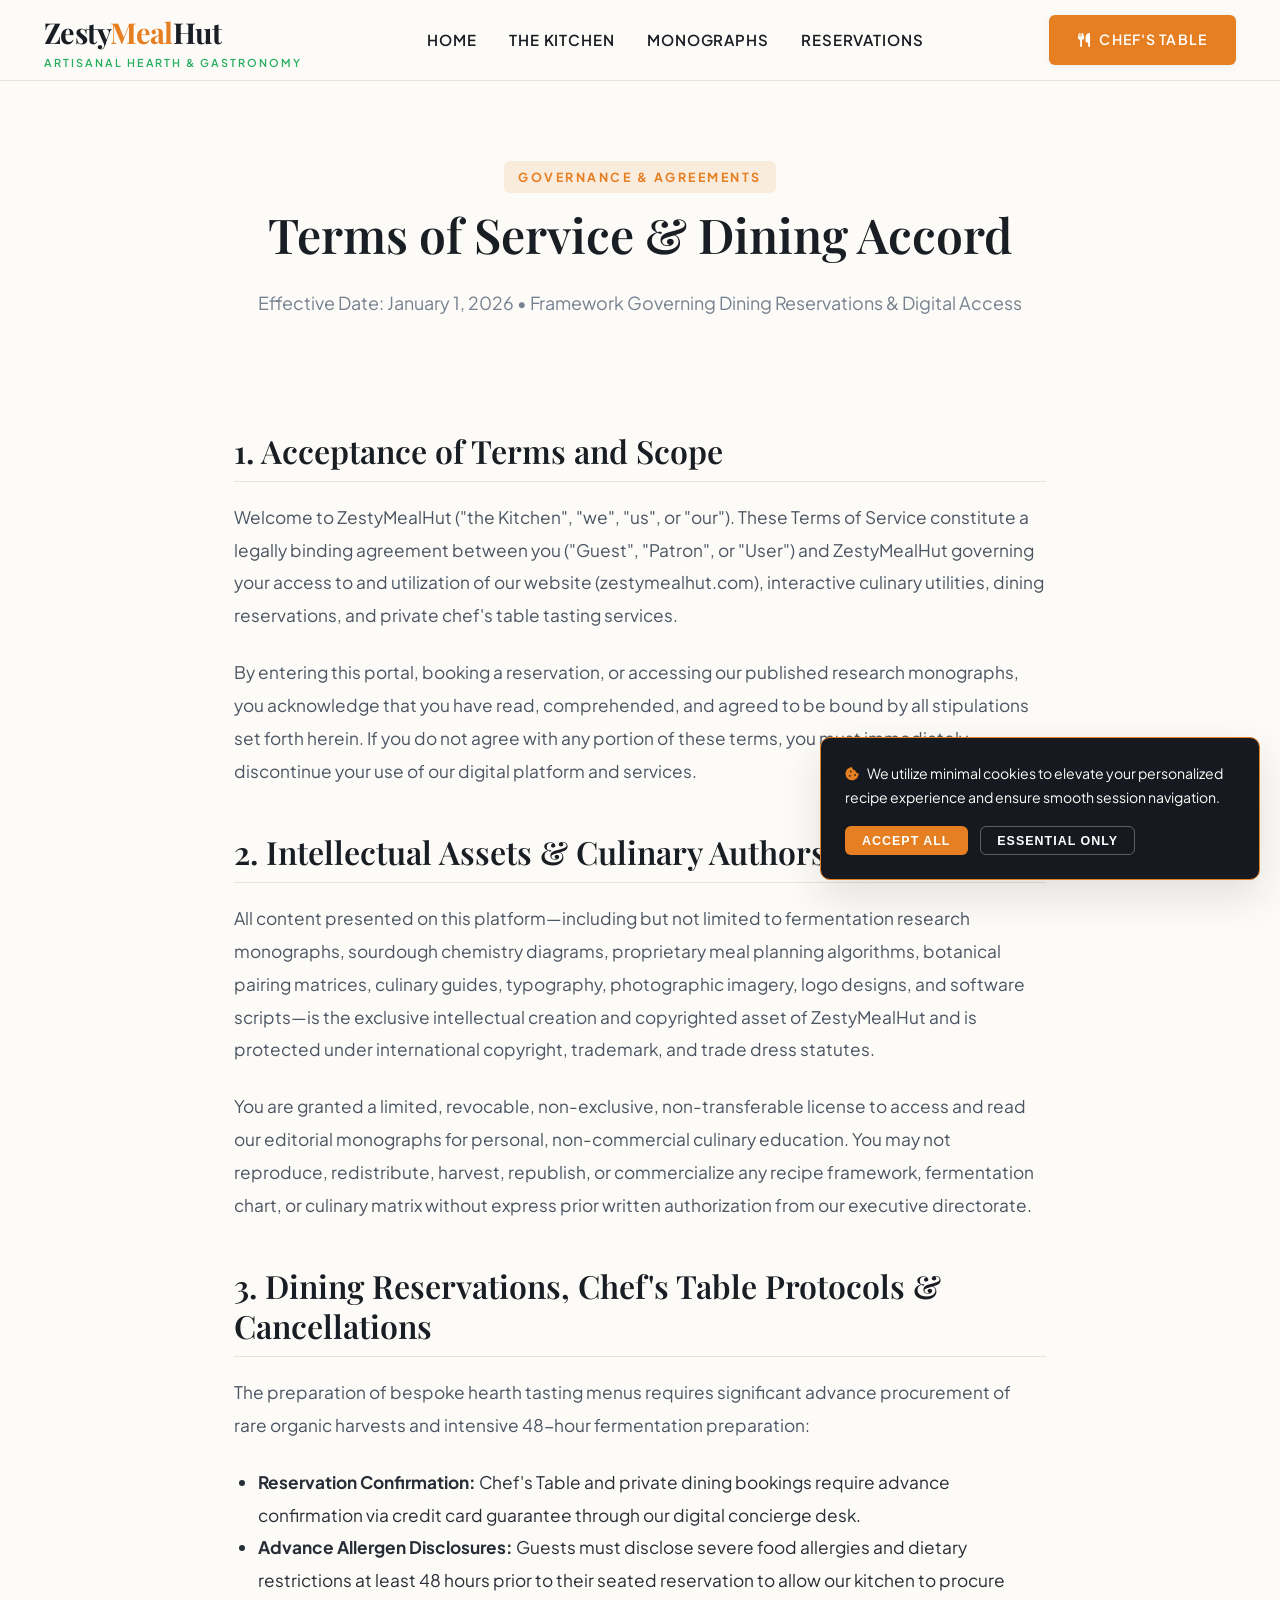
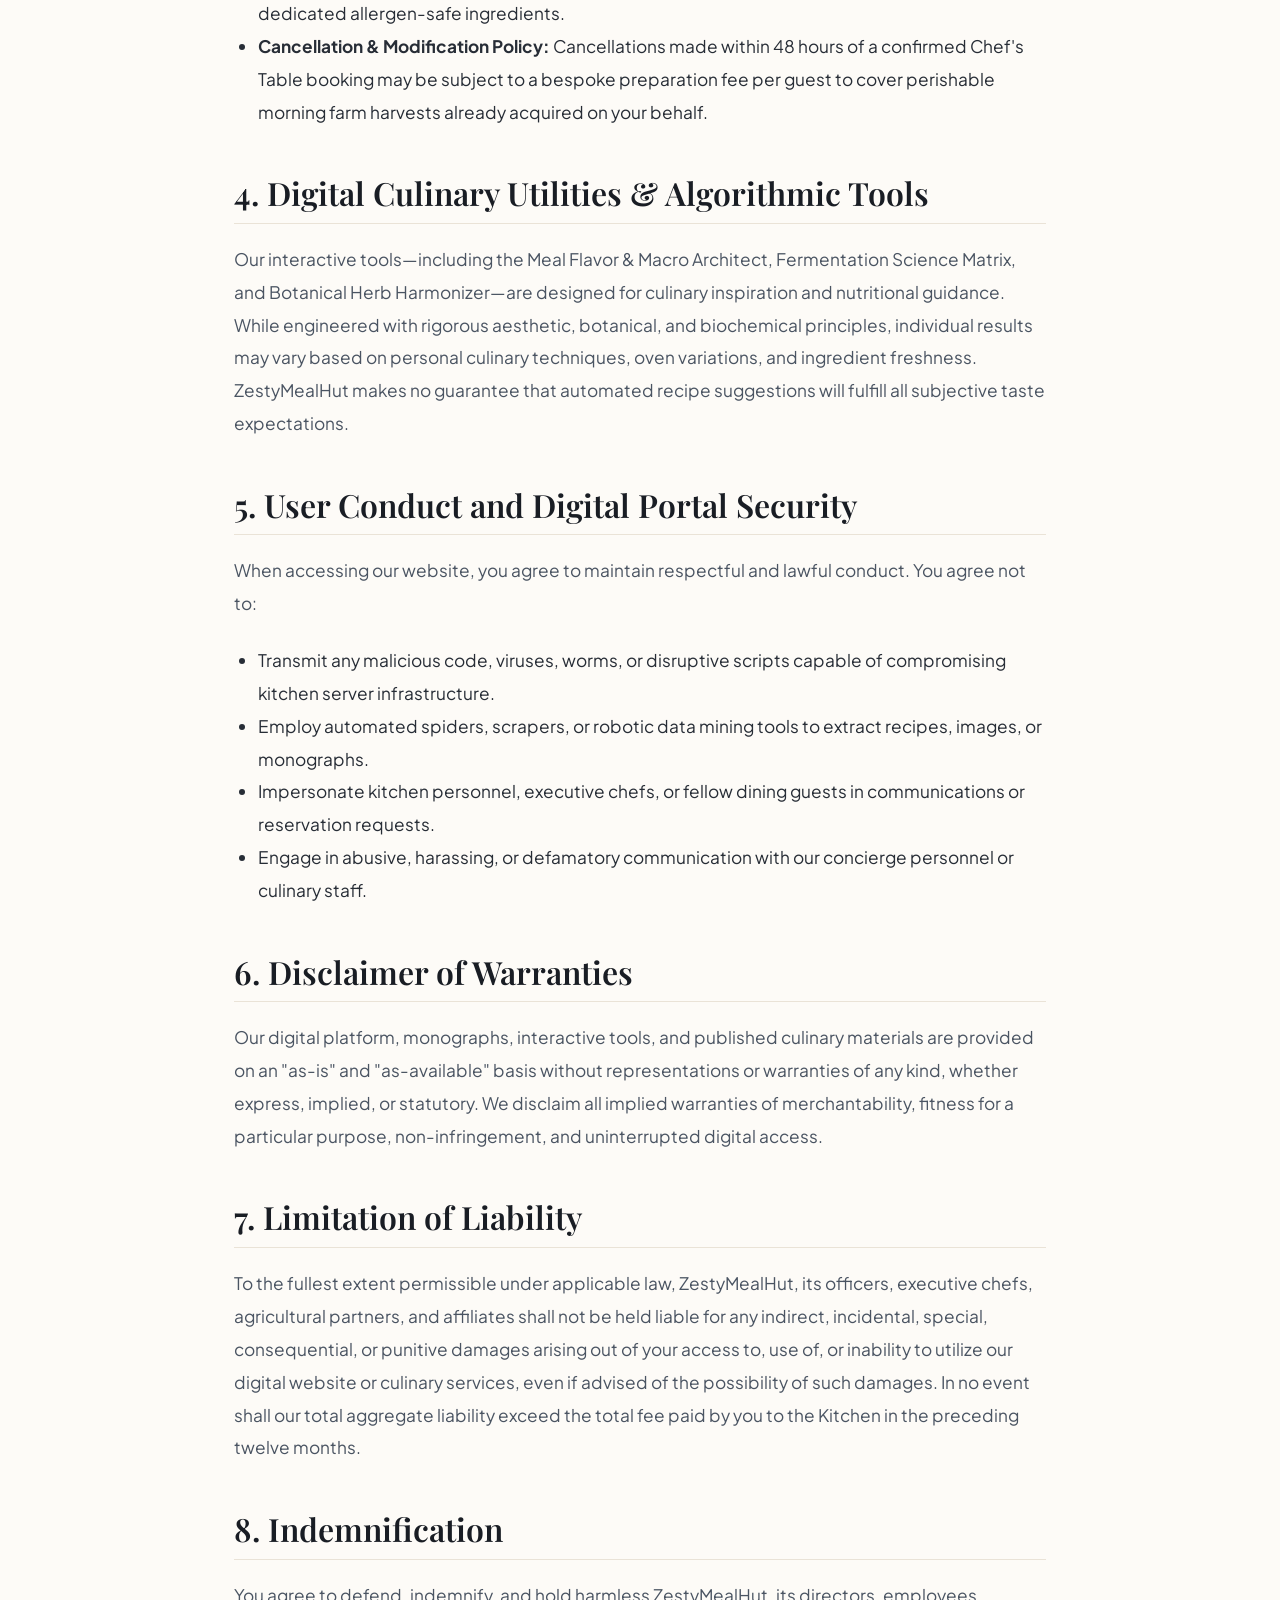
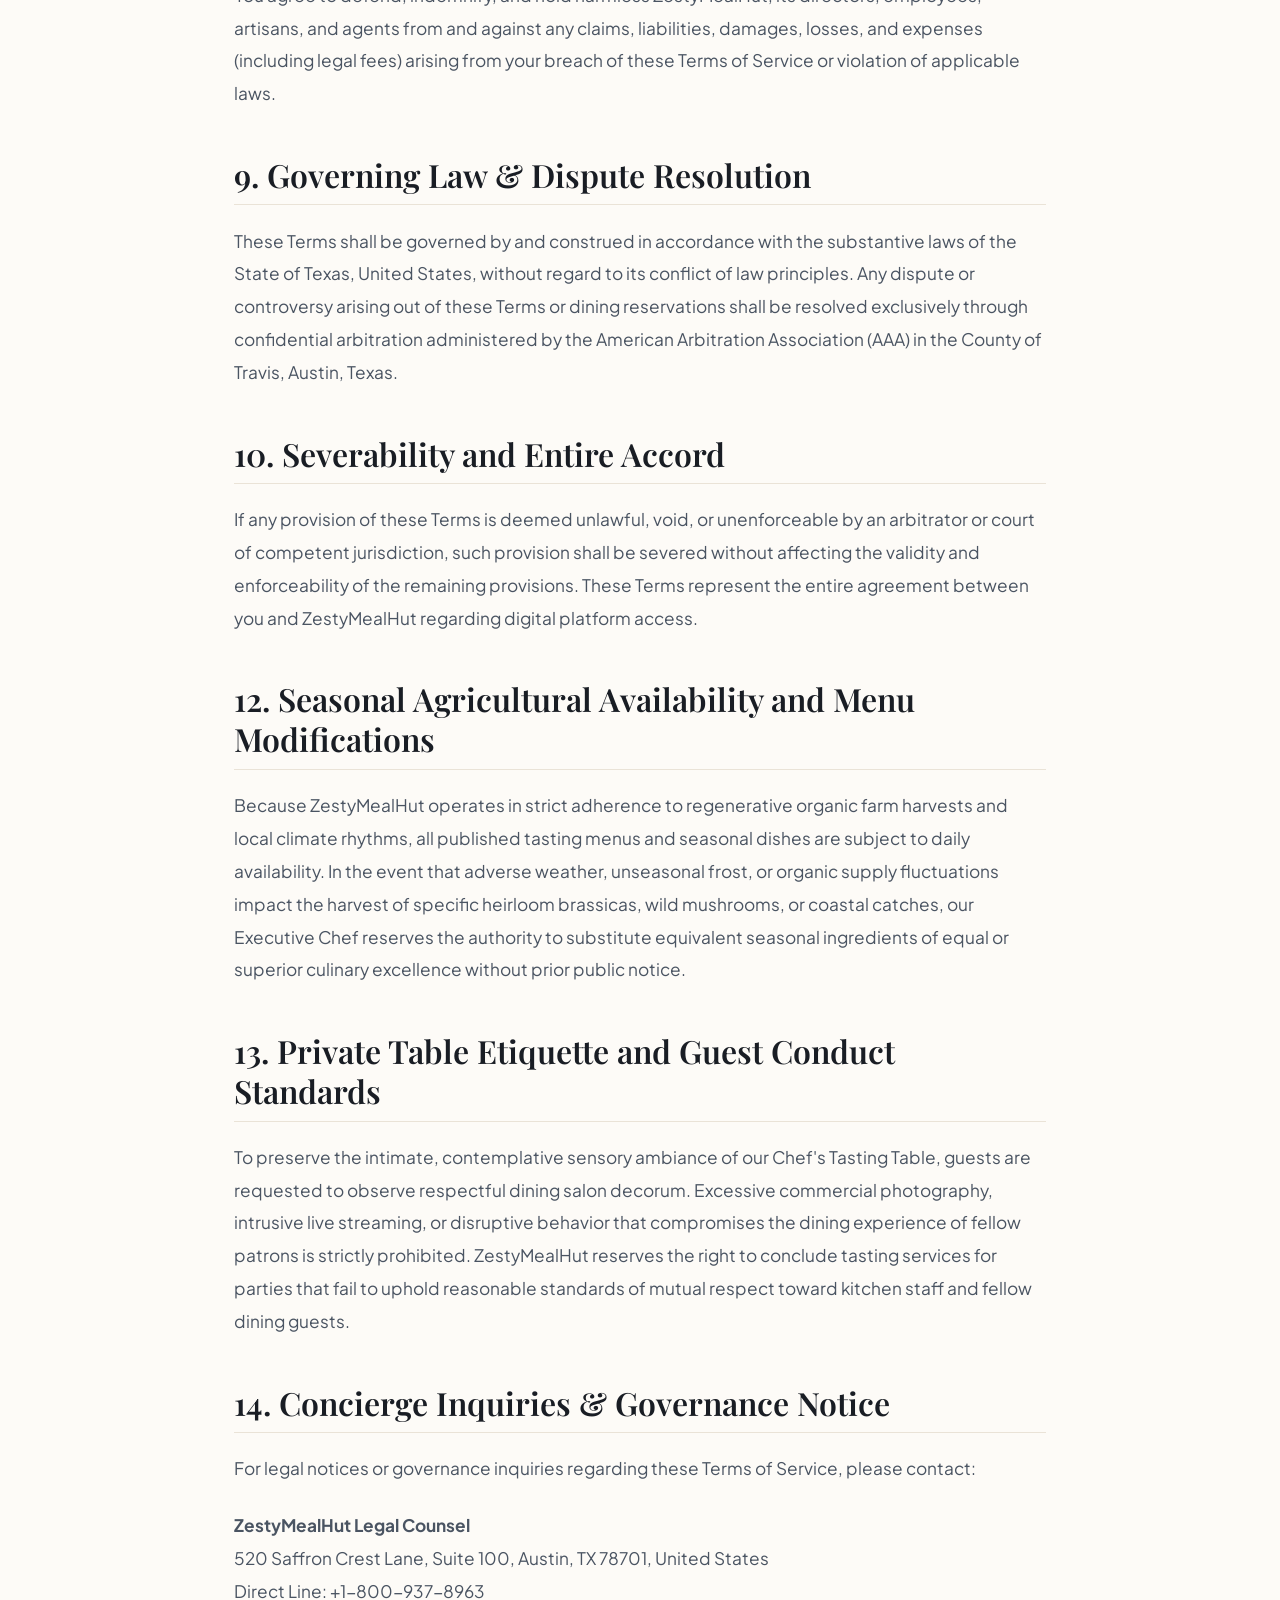
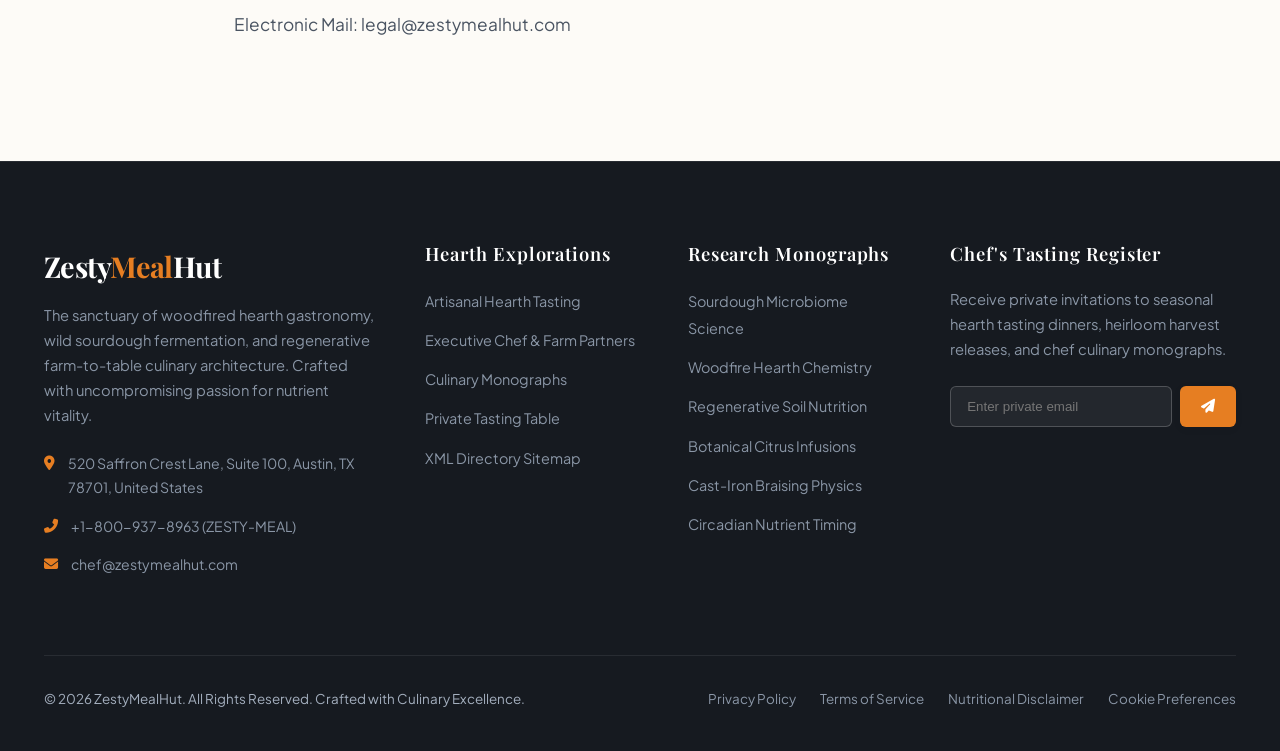
<file: terms.html>
<!DOCTYPE html>
<html lang="en">
<head>
  <meta charset="UTF-8">
  <meta name="viewport" content="width=device-width, initial-scale=1.0">
  <title>Terms of Service & Kitchen Governance | ZestyMealHut</title>
  <meta name="description" content="Terms of service governing dining reservations, private chef tables, intellectual culinary assets, and digital platform usage at ZestyMealHut.">
  <link rel="canonical" href="https://zestymealhut.com/terms.html">
  
  <link rel="preconnect" href="https://fonts.googleapis.com">
  <link rel="preconnect" href="https://fonts.gstatic.com" crossorigin>
  <link href="https://fonts.googleapis.com/css2?family=Playfair+Display:ital,wght@0,500;0,600;0,700;1,400&family=Plus+Jakarta+Sans:wght@300;400;500;600;700&display=swap" rel="stylesheet">
  <link rel="stylesheet" href="https://cdnjs.cloudflare.com/ajax/libs/font-awesome/6.4.0/css/all.min.css">
  <link rel="stylesheet" href="css/style.css">
  <!-- Google tag (gtag.js) -->
<script async src="https://www.googletagmanager.com/gtag/js?id=G-0LY0HY7L01"></script>
<script>
  window.dataLayer = window.dataLayer || [];
  function gtag(){dataLayer.push(arguments);}
  gtag('js', new Date());

  gtag('config', 'G-0LY0HY7L01');
</script>
</head>
<body>

<header class="site-header">
  <div class="container header-inner">
    <a href="index.html" class="brand-logo">
      <div class="brand-title">Zesty<span>Meal</span>Hut</div>
      <div class="brand-subtitle">Artisanal Hearth & Gastronomy</div>
    </a>
    
    <nav>
      <ul class="nav-links">
        <li><a href="index.html" class="nav-link">Home</a></li>
        <li><a href="about.html" class="nav-link">The Kitchen</a></li>
        <li><a href="blog.html" class="nav-link">Monographs</a></li>
        <li><a href="contact.html" class="nav-link">Reservations</a></li>
      </ul>
    </nav>
    
    <div class="header-cta">
      <a href="contact.html" class="btn btn-saffron"><i class="fas fa-utensils"></i> Chef's Table</a>
      <button class="mobile-toggle" aria-label="Toggle Navigation">
        <i class="fas fa-bars"></i>
      </button>
    </div>
  </div>
</header>

<div class="article-header">
  <div class="container container-narrow">
    <span class="section-tag">Governance & Agreements</span>
    <h1 class="article-title">Terms of Service & Dining Accord</h1>
    <p class="section-subtitle">Effective Date: January 1, 2026 &bull; Framework Governing Dining Reservations & Digital Access</p>
  </div>
</div>

<div class="container container-narrow" style="padding-bottom: 6rem;">
  <div class="article-content">
    <h2>1. Acceptance of Terms and Scope</h2>
    <p>Welcome to ZestyMealHut ("the Kitchen", "we", "us", or "our"). These Terms of Service constitute a legally binding agreement between you ("Guest", "Patron", or "User") and ZestyMealHut governing your access to and utilization of our website (zestymealhut.com), interactive culinary utilities, dining reservations, and private chef's table tasting services.</p>
    <p>By entering this portal, booking a reservation, or accessing our published research monographs, you acknowledge that you have read, comprehended, and agreed to be bound by all stipulations set forth herein. If you do not agree with any portion of these terms, you must immediately discontinue your use of our digital platform and services.</p>

    <h2>2. Intellectual Assets & Culinary Authorship</h2>
    <p>All content presented on this platform—including but not limited to fermentation research monographs, sourdough chemistry diagrams, proprietary meal planning algorithms, botanical pairing matrices, culinary guides, typography, photographic imagery, logo designs, and software scripts—is the exclusive intellectual creation and copyrighted asset of ZestyMealHut and is protected under international copyright, trademark, and trade dress statutes.</p>
    <p>You are granted a limited, revocable, non-exclusive, non-transferable license to access and read our editorial monographs for personal, non-commercial culinary education. You may not reproduce, redistribute, harvest, republish, or commercialize any recipe framework, fermentation chart, or culinary matrix without express prior written authorization from our executive directorate.</p>

    <h2>3. Dining Reservations, Chef's Table Protocols & Cancellations</h2>
    <p>The preparation of bespoke hearth tasting menus requires significant advance procurement of rare organic harvests and intensive 48-hour fermentation preparation:</p>
    <ul>
      <li><strong>Reservation Confirmation:</strong> Chef's Table and private dining bookings require advance confirmation via credit card guarantee through our digital concierge desk.</li>
      <li><strong>Advance Allergen Disclosures:</strong> Guests must disclose severe food allergies and dietary restrictions at least 48 hours prior to their seated reservation to allow our kitchen to procure dedicated allergen-safe ingredients.</li>
      <li><strong>Cancellation & Modification Policy:</strong> Cancellations made within 48 hours of a confirmed Chef's Table booking may be subject to a bespoke preparation fee per guest to cover perishable morning farm harvests already acquired on your behalf.</li>
    </ul>

    <h2>4. Digital Culinary Utilities & Algorithmic Tools</h2>
    <p>Our interactive tools—including the Meal Flavor & Macro Architect, Fermentation Science Matrix, and Botanical Herb Harmonizer—are designed for culinary inspiration and nutritional guidance. While engineered with rigorous aesthetic, botanical, and biochemical principles, individual results may vary based on personal culinary techniques, oven variations, and ingredient freshness. ZestyMealHut makes no guarantee that automated recipe suggestions will fulfill all subjective taste expectations.</p>

    <h2>5. User Conduct and Digital Portal Security</h2>
    <p>When accessing our website, you agree to maintain respectful and lawful conduct. You agree not to:</p>
    <ul>
      <li>Transmit any malicious code, viruses, worms, or disruptive scripts capable of compromising kitchen server infrastructure.</li>
      <li>Employ automated spiders, scrapers, or robotic data mining tools to extract recipes, images, or monographs.</li>
      <li>Impersonate kitchen personnel, executive chefs, or fellow dining guests in communications or reservation requests.</li>
      <li>Engage in abusive, harassing, or defamatory communication with our concierge personnel or culinary staff.</li>
    </ul>

    <h2>6. Disclaimer of Warranties</h2>
    <p>Our digital platform, monographs, interactive tools, and published culinary materials are provided on an "as-is" and "as-available" basis without representations or warranties of any kind, whether express, implied, or statutory. We disclaim all implied warranties of merchantability, fitness for a particular purpose, non-infringement, and uninterrupted digital access.</p>

    <h2>7. Limitation of Liability</h2>
    <p>To the fullest extent permissible under applicable law, ZestyMealHut, its officers, executive chefs, agricultural partners, and affiliates shall not be held liable for any indirect, incidental, special, consequential, or punitive damages arising out of your access to, use of, or inability to utilize our digital website or culinary services, even if advised of the possibility of such damages. In no event shall our total aggregate liability exceed the total fee paid by you to the Kitchen in the preceding twelve months.</p>

    <h2>8. Indemnification</h2>
    <p>You agree to defend, indemnify, and hold harmless ZestyMealHut, its directors, employees, artisans, and agents from and against any claims, liabilities, damages, losses, and expenses (including legal fees) arising from your breach of these Terms of Service or violation of applicable laws.</p>

    <h2>9. Governing Law & Dispute Resolution</h2>
    <p>These Terms shall be governed by and construed in accordance with the substantive laws of the State of Texas, United States, without regard to its conflict of law principles. Any dispute or controversy arising out of these Terms or dining reservations shall be resolved exclusively through confidential arbitration administered by the American Arbitration Association (AAA) in the County of Travis, Austin, Texas.</p>

    <h2>10. Severability and Entire Accord</h2>
    <p>If any provision of these Terms is deemed unlawful, void, or unenforceable by an arbitrator or court of competent jurisdiction, such provision shall be severed without affecting the validity and enforceability of the remaining provisions. These Terms represent the entire agreement between you and ZestyMealHut regarding digital platform access.</p>

    
    <h2>12. Seasonal Agricultural Availability and Menu Modifications</h2>
    <p>Because ZestyMealHut operates in strict adherence to regenerative organic farm harvests and local climate rhythms, all published tasting menus and seasonal dishes are subject to daily availability. In the event that adverse weather, unseasonal frost, or organic supply fluctuations impact the harvest of specific heirloom brassicas, wild mushrooms, or coastal catches, our Executive Chef reserves the authority to substitute equivalent seasonal ingredients of equal or superior culinary excellence without prior public notice.</p>

    <h2>13. Private Table Etiquette and Guest Conduct Standards</h2>
    <p>To preserve the intimate, contemplative sensory ambiance of our Chef's Tasting Table, guests are requested to observe respectful dining salon decorum. Excessive commercial photography, intrusive live streaming, or disruptive behavior that compromises the dining experience of fellow patrons is strictly prohibited. ZestyMealHut reserves the right to conclude tasting services for parties that fail to uphold reasonable standards of mutual respect toward kitchen staff and fellow dining guests.</p>

    <h2>14. Concierge Inquiries & Governance Notice</h2>
    <p>For legal notices or governance inquiries regarding these Terms of Service, please contact:</p>
    <p><strong>ZestyMealHut Legal Counsel</strong><br>
    520 Saffron Crest Lane, Suite 100, Austin, TX 78701, United States<br>
    Direct Line: +1-800-937-8963<br>
    Electronic Mail: legal@zestymealhut.com</p>
  </div>
</div>

<footer class="site-footer">
  <div class="container">
    <div class="footer-grid">
      <div class="footer-brand">
        <div class="brand-title">Zesty<span>Meal</span>Hut</div>
        <p class="footer-desc">The sanctuary of woodfired hearth gastronomy, wild sourdough fermentation, and regenerative farm-to-table culinary architecture. Crafted with uncompromising passion for nutrient vitality.</p>
        <div class="footer-contact-item">
          <i class="fas fa-map-marker-alt"></i>
          <span>520 Saffron Crest Lane, Suite 100, Austin, TX 78701, United States</span>
        </div>
        <div class="footer-contact-item">
          <i class="fas fa-phone-alt"></i>
          <span>+1-800-937-8963 (ZESTY-MEAL)</span>
        </div>
        <div class="footer-contact-item">
          <i class="fas fa-envelope"></i>
          <span>chef@zestymealhut.com</span>
        </div>
      </div>
      
      <div>
        <h4 class="footer-heading">Hearth Explorations</h4>
        <ul class="footer-links">
          <li><a href="index.html">Artisanal Hearth Tasting</a></li>
          <li><a href="about.html">Executive Chef & Farm Partners</a></li>
          <li><a href="blog.html">Culinary Monographs</a></li>
          <li><a href="contact.html">Private Tasting Table</a></li>
          <li><a href="sitemap.xml">XML Directory Sitemap</a></li>
        </ul>
      </div>
      
      <div>
        <h4 class="footer-heading">Research Monographs</h4>
        <ul class="footer-links">
          <li><a href="blog/sourdough-fermentation-microbiome-science-and-digestive-wellness.html">Sourdough Microbiome Science</a></li>
          <li><a href="blog/woodfire-hearth-gastronomy-hardwood-smoke-and-maillard-chemistry.html">Woodfire Hearth Chemistry</a></li>
          <li><a href="blog/farm-to-hearth-regenerative-soil-and-heirloom-produce-nutrition.html">Regenerative Soil Nutrition</a></li>
          <li><a href="blog/botanical-citrus-infusions-and-zero-proof-digestive-tonics.html">Botanical Citrus Infusions</a></li>
          <li><a href="blog/cast-iron-culinary-thermodynamics-and-slow-braising-alchemy.html">Cast-Iron Braising Physics</a></li>
          <li><a href="blog/macro-nutrient-synchronization-in-circadian-metabolic-cooking.html">Circadian Nutrient Timing</a></li>
        </ul>
      </div>
      
      <div>
        <h4 class="footer-heading">Chef's Tasting Register</h4>
        <p class="footer-desc">Receive private invitations to seasonal hearth tasting dinners, heirloom harvest releases, and chef culinary monographs.</p>
        <form class="footer-form">
          <div style="display: flex; gap: 0.5rem;">
            <input type="email" placeholder="Enter private email" required style="padding: 0.75rem 1rem; border: 1px solid rgba(255,255,255,0.2); background: rgba(255,255,255,0.06); color: #fff; border-radius: 6px; flex: 1; outline: none;">
            <button type="submit" class="btn btn-saffron" style="padding: 0.75rem 1.2rem;"><i class="fas fa-paper-plane"></i></button>
          </div>
        </form>
      </div>
    </div>
    
    <div class="footer-bottom">
      <div>&copy; 2026 ZestyMealHut. All Rights Reserved. Crafted with Culinary Excellence.</div>
      <div class="legal-inline-links">
        <a href="privacy.html">Privacy Policy</a>
        <a href="terms.html">Terms of Service</a>
        <a href="disclaimer.html">Nutritional Disclaimer</a>
        <a href="cookies.html">Cookie Preferences</a>
      </div>
    </div>
  </div>
</footer>

<div id="cookie-banner" class="cookie-banner">
  <p style="font-size: 0.88rem; margin-bottom: 0.5rem; color: #fdfbf7;"><i class="fas fa-cookie-bite" style="color: var(--primary-saffron); margin-right: 0.4rem;"></i> We utilize minimal cookies to elevate your personalized recipe experience and ensure smooth session navigation.</p>
  <div class="cookie-buttons">
    <button id="accept-cookies" class="btn btn-saffron" style="padding: 0.4rem 1rem; font-size: 0.78rem;">Accept All</button>
    <button id="decline-cookies" class="btn btn-outline" style="padding: 0.4rem 1rem; font-size: 0.78rem; border-color: rgba(255,255,255,0.3); color: #fff;">Essential Only</button>
  </div>
</div>

<script src="js/script.js"></script>
</body>
</html>
</file>
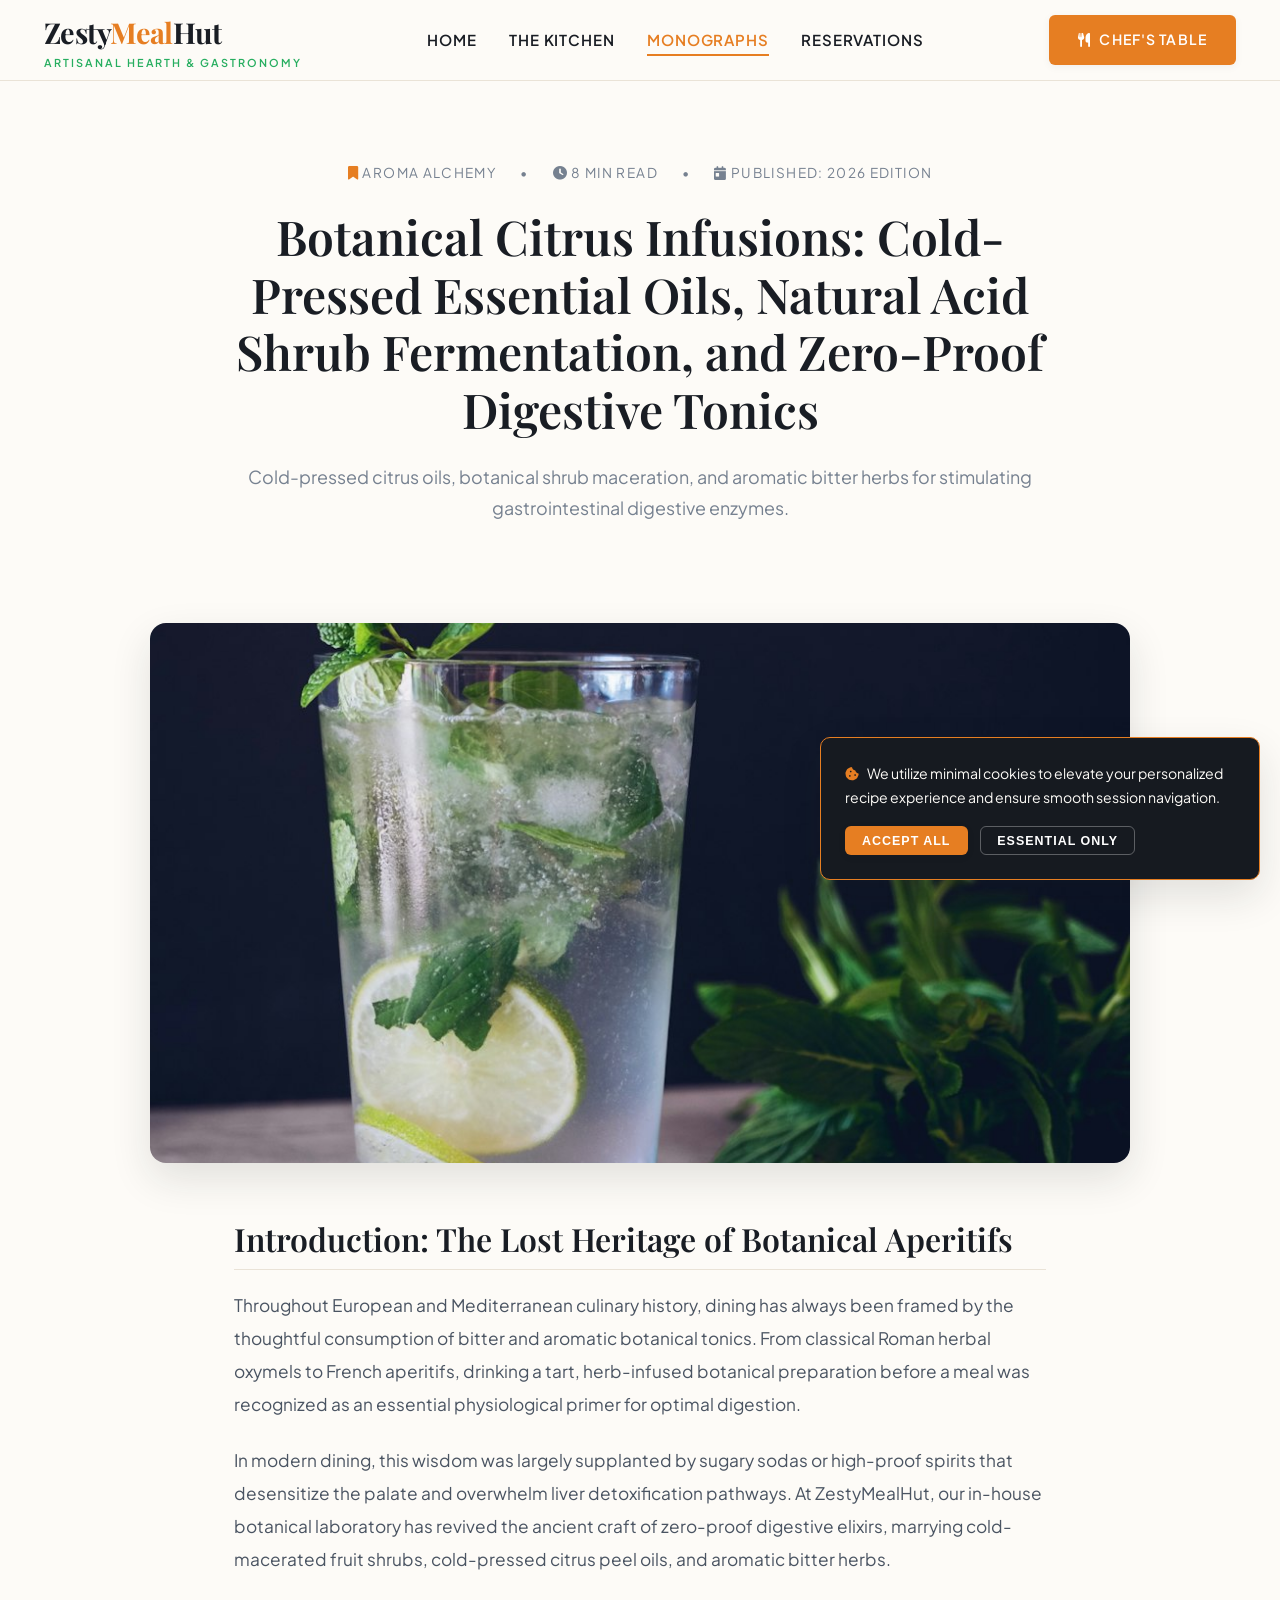
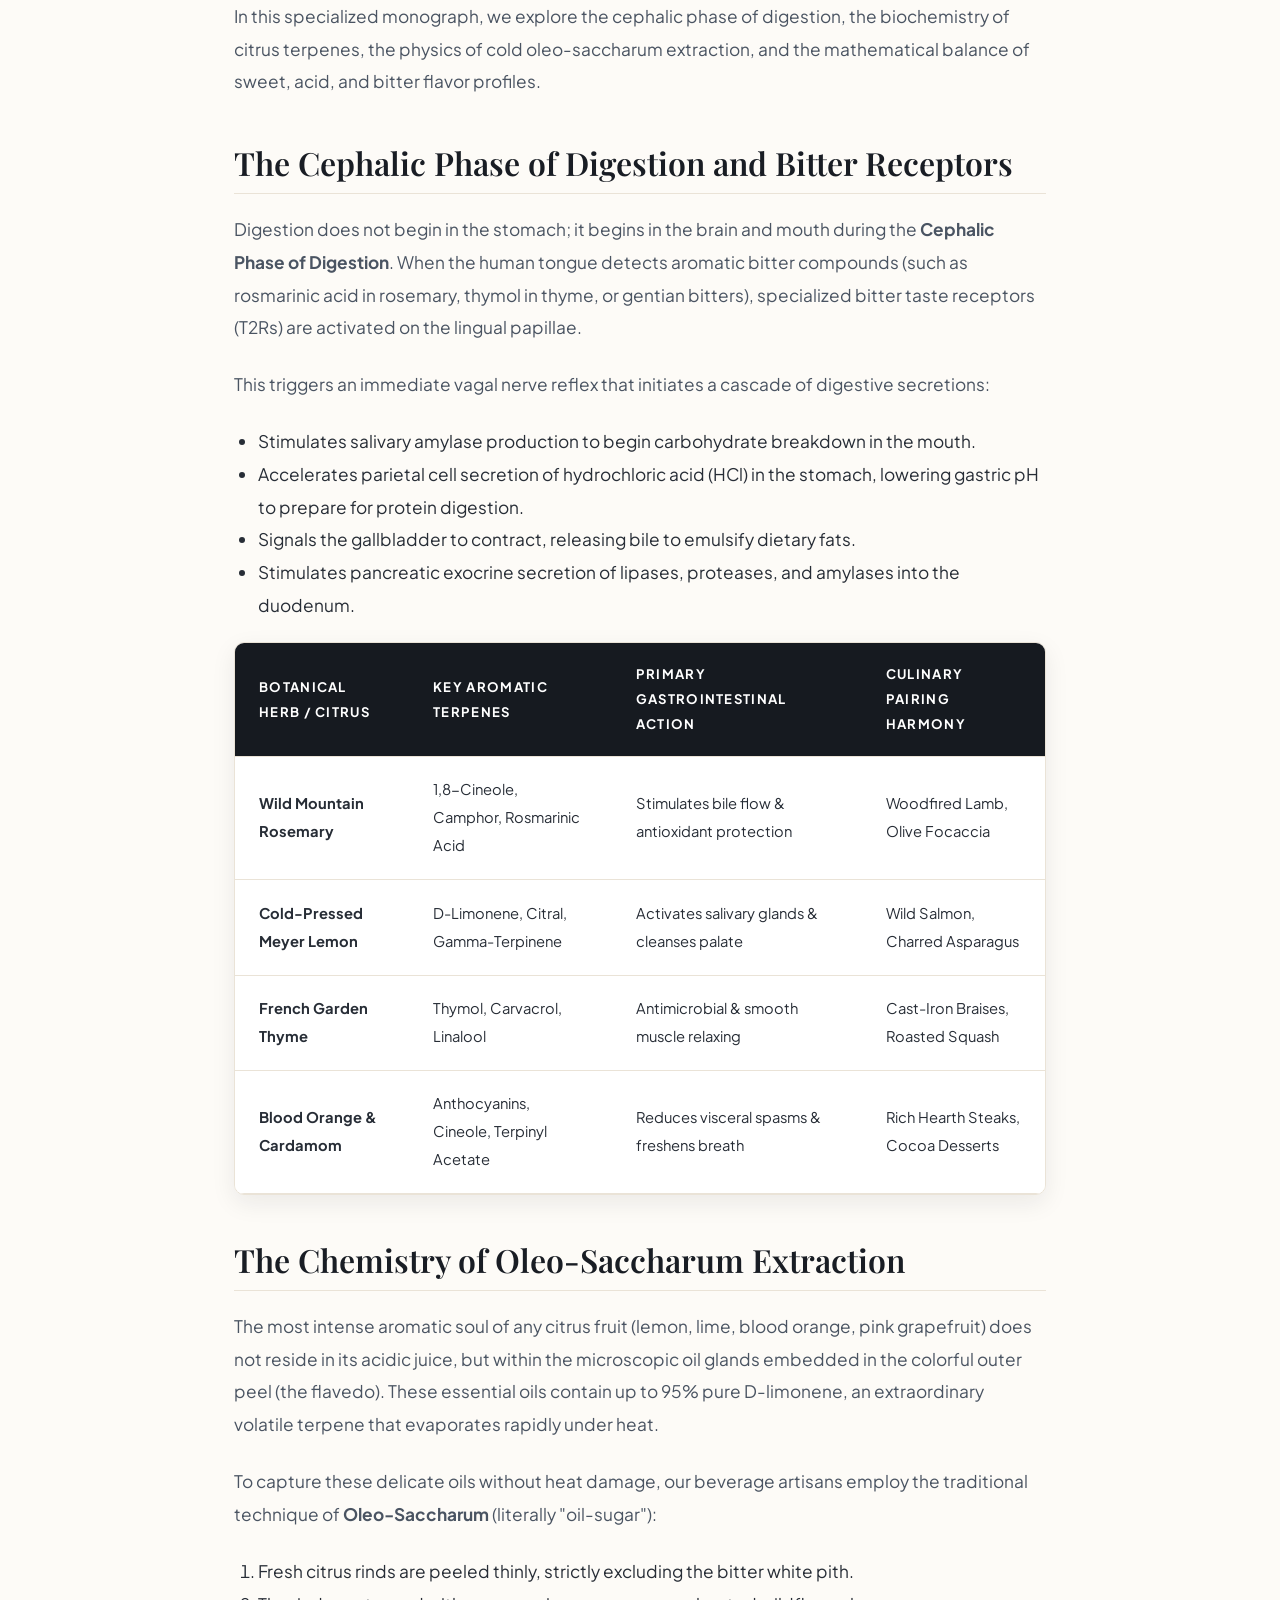
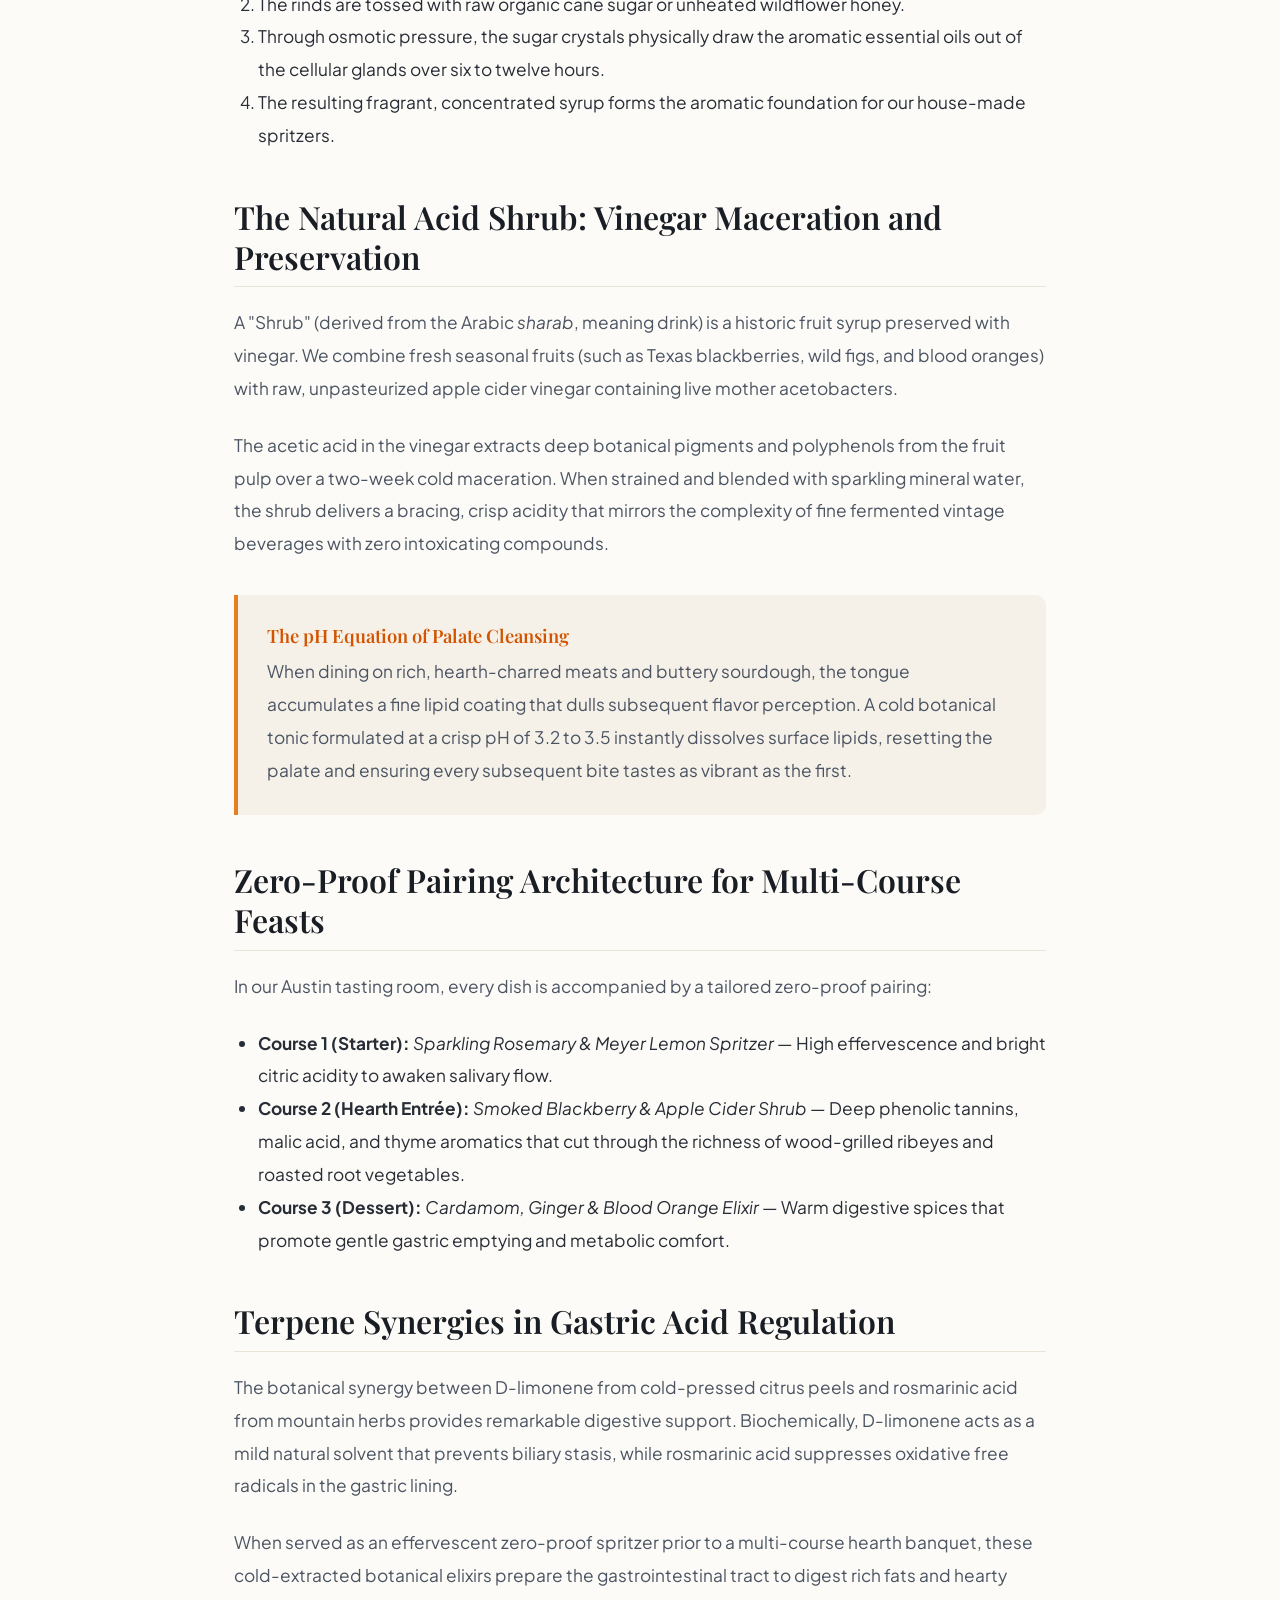
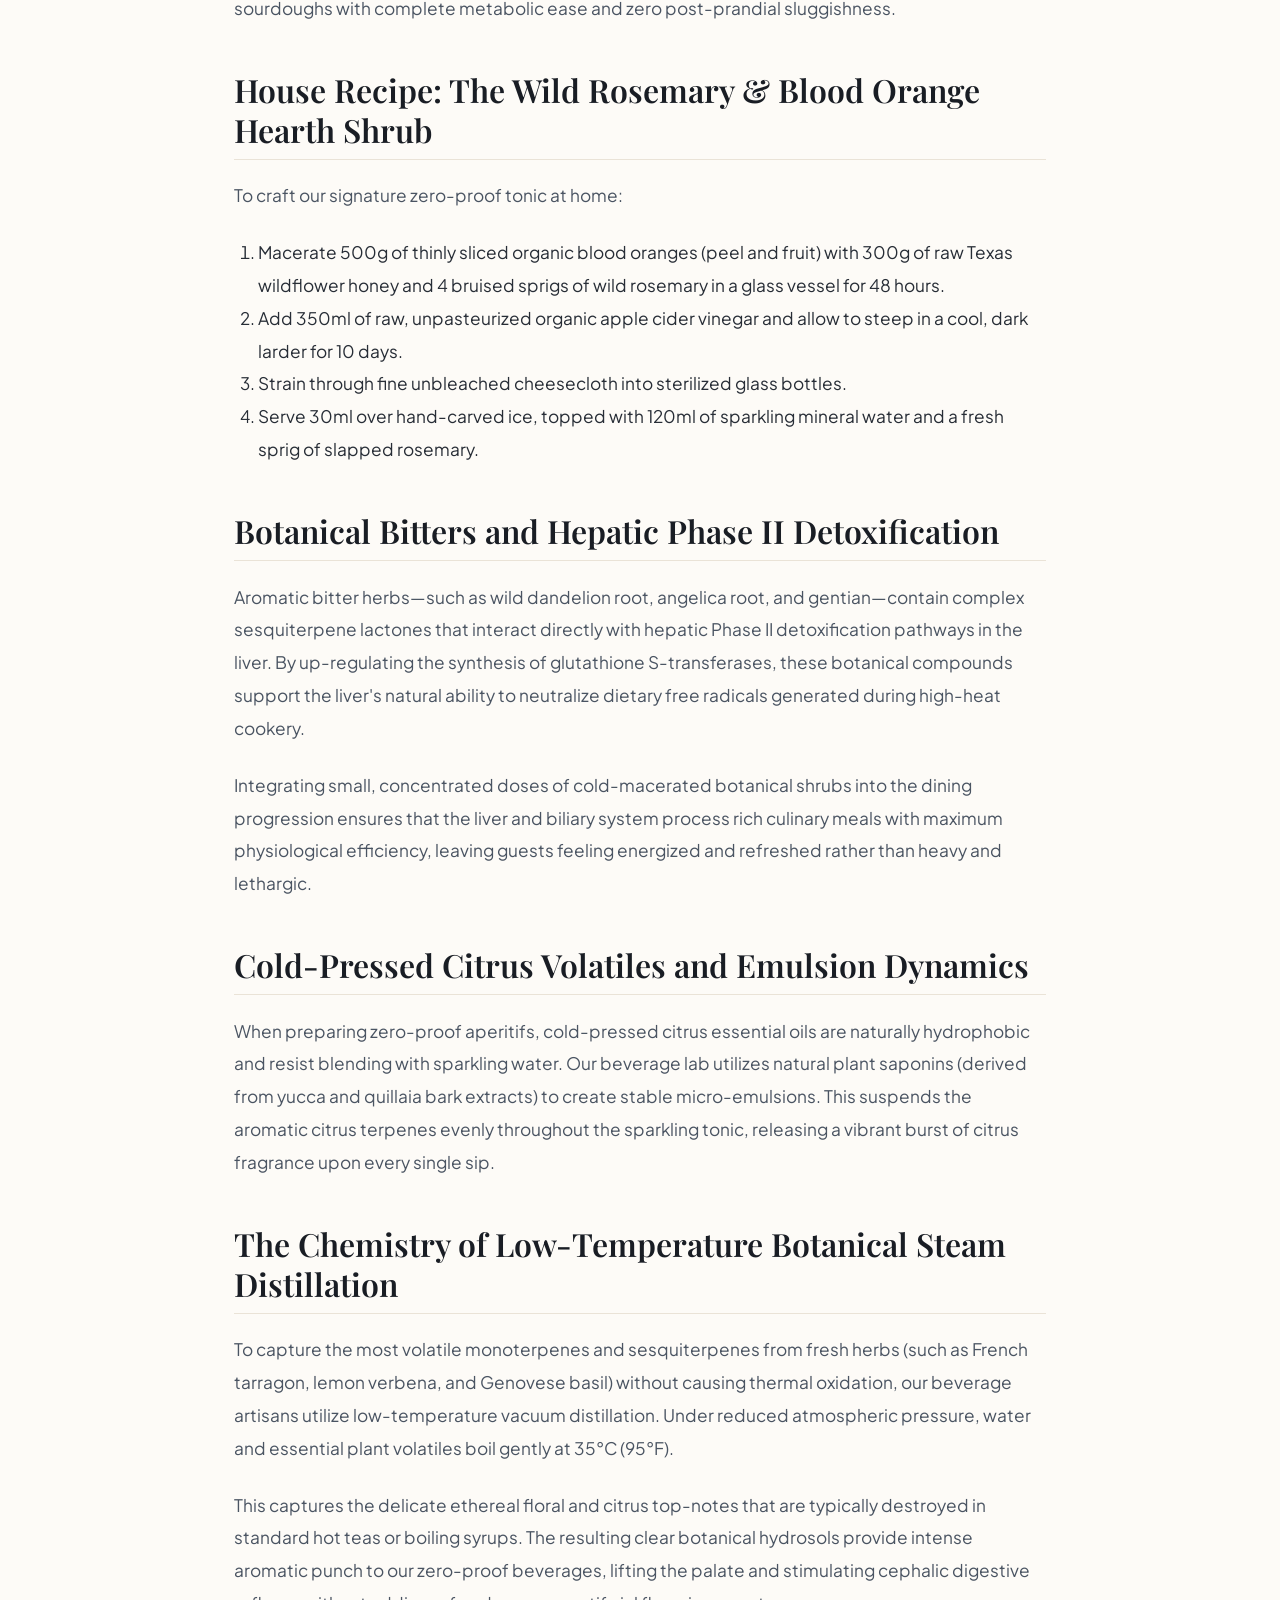
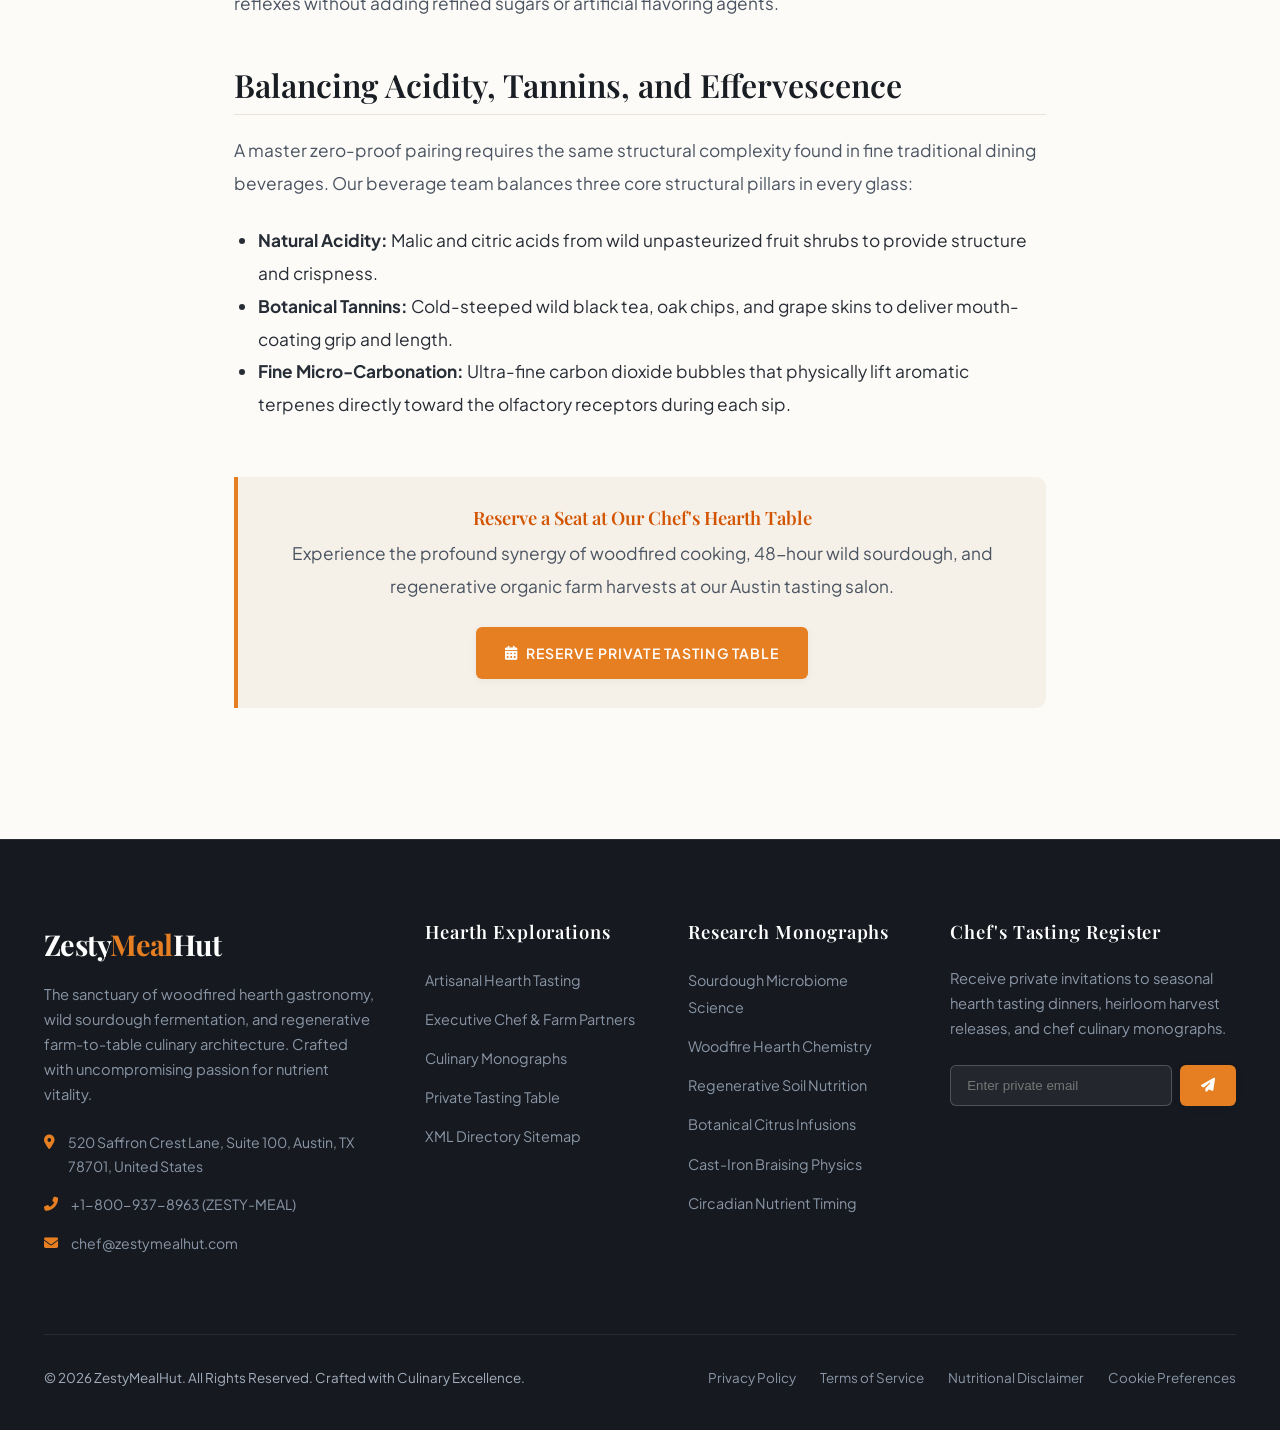
<file: blog/botanical-citrus-infusions-and-zero-proof-digestive-tonics.html>
<!DOCTYPE html>
<html lang="en">
<head>
  <meta charset="UTF-8">
  <meta name="viewport" content="width=device-width, initial-scale=1.0">
  <title>Botanical Citrus Infusions: Cold-Pressed Essential Oils, Natural Acid Shrub Fermentation, and Zero-Proof Digestive Tonics | ZestyMealHut Monographs</title>
  <meta name="description" content="Cold-pressed citrus oils, botanical shrub maceration, and aromatic bitter herbs for stimulating gastrointestinal digestive enzymes.">
  <link rel="canonical" href="https://zestymealhut.com/blog/botanical-citrus-infusions-and-zero-proof-digestive-tonics.html">
  
  <link rel="preconnect" href="https://fonts.googleapis.com">
  <link rel="preconnect" href="https://fonts.gstatic.com" crossorigin>
  <link href="https://fonts.googleapis.com/css2?family=Playfair+Display:ital,wght@0,500;0,600;0,700;1,400&family=Plus+Jakarta+Sans:wght@300;400;500;600;700&display=swap" rel="stylesheet">
  <link rel="stylesheet" href="https://cdnjs.cloudflare.com/ajax/libs/font-awesome/6.4.0/css/all.min.css">
  <link rel="stylesheet" href="../css/style.css">
  <!-- Google tag (gtag.js) -->
<script async src="https://www.googletagmanager.com/gtag/js?id=G-0LY0HY7L01"></script>
<script>
  window.dataLayer = window.dataLayer || [];
  function gtag(){dataLayer.push(arguments);}
  gtag('js', new Date());

  gtag('config', 'G-0LY0HY7L01');
</script>
</head>
<body>

<header class="site-header">
  <div class="container header-inner">
    <a href="../index.html" class="brand-logo">
      <div class="brand-title">Zesty<span>Meal</span>Hut</div>
      <div class="brand-subtitle">Artisanal Hearth & Gastronomy</div>
    </a>
    
    <nav>
      <ul class="nav-links">
        <li><a href="../index.html" class="nav-link">Home</a></li>
        <li><a href="../about.html" class="nav-link">The Kitchen</a></li>
        <li><a href="../blog.html" class="nav-link active">Monographs</a></li>
        <li><a href="../contact.html" class="nav-link">Reservations</a></li>
      </ul>
    </nav>
    
    <div class="header-cta">
      <a href="../contact.html" class="btn btn-saffron"><i class="fas fa-utensils"></i> Chef's Table</a>
      <button class="mobile-toggle" aria-label="Toggle Navigation">
        <i class="fas fa-bars"></i>
      </button>
    </div>
  </div>
</header>

<div class="article-header">
  <div class="container container-narrow">
    <div class="article-meta">
      <span><i class="fas fa-bookmark" style="color: var(--primary-saffron);"></i> Aroma Alchemy</span>
      <span>&bull;</span>
      <span><i class="fas fa-clock"></i> 8 Min Read</span>
      <span>&bull;</span>
      <span><i class="fas fa-calendar-day"></i> Published: 2026 Edition</span>
    </div>
    <h1 class="article-title">Botanical Citrus Infusions: Cold-Pressed Essential Oils, Natural Acid Shrub Fermentation, and Zero-Proof Digestive Tonics</h1>
    <p class="section-subtitle">Cold-pressed citrus oils, botanical shrub maceration, and aromatic bitter herbs for stimulating gastrointestinal digestive enzymes.</p>
  </div>
</div>

<div class="container">
  <div class="article-featured-image">
    <img src="../images/meal-citrus-refreshment.jpg" alt="Botanical Citrus Infusions and Digestives" loading="eager">
  </div>
</div>

<div class="container container-narrow" style="padding-bottom: 6rem;">
  <div class="article-content">
    
    <h2>Introduction: The Lost Heritage of Botanical Aperitifs</h2>
    <p>Throughout European and Mediterranean culinary history, dining has always been framed by the thoughtful consumption of bitter and aromatic botanical tonics. From classical Roman herbal oxymels to French aperitifs, drinking a tart, herb-infused botanical preparation before a meal was recognized as an essential physiological primer for optimal digestion.</p>
    <p>In modern dining, this wisdom was largely supplanted by sugary sodas or high-proof spirits that desensitize the palate and overwhelm liver detoxification pathways. At ZestyMealHut, our in-house botanical laboratory has revived the ancient craft of zero-proof digestive elixirs, marrying cold-macerated fruit shrubs, cold-pressed citrus peel oils, and aromatic bitter herbs.</p>
    <p>In this specialized monograph, we explore the cephalic phase of digestion, the biochemistry of citrus terpenes, the physics of cold oleo-saccharum extraction, and the mathematical balance of sweet, acid, and bitter flavor profiles.</p>

    <h2>The Cephalic Phase of Digestion and Bitter Receptors</h2>
    <p>Digestion does not begin in the stomach; it begins in the brain and mouth during the <strong>Cephalic Phase of Digestion</strong>. When the human tongue detects aromatic bitter compounds (such as rosmarinic acid in rosemary, thymol in thyme, or gentian bitters), specialized bitter taste receptors (T2Rs) are activated on the lingual papillae.</p>
    <p>This triggers an immediate vagal nerve reflex that initiates a cascade of digestive secretions:</p>
    <ul>
      <li>Stimulates salivary amylase production to begin carbohydrate breakdown in the mouth.</li>
      <li>Accelerates parietal cell secretion of hydrochloric acid (HCl) in the stomach, lowering gastric pH to prepare for protein digestion.</li>
      <li>Signals the gallbladder to contract, releasing bile to emulsify dietary fats.</li>
      <li>Stimulates pancreatic exocrine secretion of lipases, proteases, and amylases into the duodenum.</li>
    </ul>

    <div class="table-responsive">
      <table class="culinary-table">
        <thead>
          <tr>
            <th>Botanical Herb / Citrus</th>
            <th>Key Aromatic Terpenes</th>
            <th>Primary Gastrointestinal Action</th>
            <th>Culinary Pairing Harmony</th>
          </tr>
        </thead>
        <tbody>
          <tr>
            <td><strong>Wild Mountain Rosemary</strong></td>
            <td>1,8-Cineole, Camphor, Rosmarinic Acid</td>
            <td>Stimulates bile flow & antioxidant protection</td>
            <td>Woodfired Lamb, Olive Focaccia</td>
          </tr>
          <tr>
            <td><strong>Cold-Pressed Meyer Lemon</strong></td>
            <td>D-Limonene, Citral, Gamma-Terpinene</td>
            <td>Activates salivary glands & cleanses palate</td>
            <td>Wild Salmon, Charred Asparagus</td>
          </tr>
          <tr>
            <td><strong>French Garden Thyme</strong></td>
            <td>Thymol, Carvacrol, Linalool</td>
            <td>Antimicrobial & smooth muscle relaxing</td>
            <td>Cast-Iron Braises, Roasted Squash</td>
          </tr>
          <tr>
            <td><strong>Blood Orange & Cardamom</strong></td>
            <td>Anthocyanins, Cineole, Terpinyl Acetate</td>
            <td>Reduces visceral spasms & freshens breath</td>
            <td>Rich Hearth Steaks, Cocoa Desserts</td>
          </tr>
        </tbody>
      </table>
    </div>

    <h2>The Chemistry of Oleo-Saccharum Extraction</h2>
    <p>The most intense aromatic soul of any citrus fruit (lemon, lime, blood orange, pink grapefruit) does not reside in its acidic juice, but within the microscopic oil glands embedded in the colorful outer peel (the flavedo). These essential oils contain up to 95% pure D-limonene, an extraordinary volatile terpene that evaporates rapidly under heat.</p>
    <p>To capture these delicate oils without heat damage, our beverage artisans employ the traditional technique of <strong>Oleo-Saccharum</strong> (literally "oil-sugar"):</p>
    <ol>
      <li>Fresh citrus rinds are peeled thinly, strictly excluding the bitter white pith.</li>
      <li>The rinds are tossed with raw organic cane sugar or unheated wildflower honey.</li>
      <li>Through osmotic pressure, the sugar crystals physically draw the aromatic essential oils out of the cellular glands over six to twelve hours.</li>
      <li>The resulting fragrant, concentrated syrup forms the aromatic foundation for our house-made spritzers.</li>
    </ol>

    <h2>The Natural Acid Shrub: Vinegar Maceration and Preservation</h2>
    <p>A "Shrub" (derived from the Arabic <em>sharab</em>, meaning drink) is a historic fruit syrup preserved with vinegar. We combine fresh seasonal fruits (such as Texas blackberries, wild figs, and blood oranges) with raw, unpasteurized apple cider vinegar containing live mother acetobacters.</p>
    <p>The acetic acid in the vinegar extracts deep botanical pigments and polyphenols from the fruit pulp over a two-week cold maceration. When strained and blended with sparkling mineral water, the shrub delivers a bracing, crisp acidity that mirrors the complexity of fine fermented vintage beverages with zero intoxicating compounds.</p>

    <div class="article-callout">
      <h4>The pH Equation of Palate Cleansing</h4>
      <p>When dining on rich, hearth-charred meats and buttery sourdough, the tongue accumulates a fine lipid coating that dulls subsequent flavor perception. A cold botanical tonic formulated at a crisp pH of 3.2 to 3.5 instantly dissolves surface lipids, resetting the palate and ensuring every subsequent bite tastes as vibrant as the first.</p>
    </div>

    <h2>Zero-Proof Pairing Architecture for Multi-Course Feasts</h2>
    <p>In our Austin tasting room, every dish is accompanied by a tailored zero-proof pairing:</p>
    <ul>
      <li><strong>Course 1 (Starter):</strong> <em>Sparkling Rosemary & Meyer Lemon Spritzer</em> — High effervescence and bright citric acidity to awaken salivary flow.</li>
      <li><strong>Course 2 (Hearth Entrée):</strong> <em>Smoked Blackberry & Apple Cider Shrub</em> — Deep phenolic tannins, malic acid, and thyme aromatics that cut through the richness of wood-grilled ribeyes and roasted root vegetables.</li>
      <li><strong>Course 3 (Dessert):</strong> <em>Cardamom, Ginger & Blood Orange Elixir</em> — Warm digestive spices that promote gentle gastric emptying and metabolic comfort.</li>
    </ul>

    
    <!-- DEEP_BOOST -->

    <h2>Terpene Synergies in Gastric Acid Regulation</h2>
    <p>The botanical synergy between D-limonene from cold-pressed citrus peels and rosmarinic acid from mountain herbs provides remarkable digestive support. Biochemically, D-limonene acts as a mild natural solvent that prevents biliary stasis, while rosmarinic acid suppresses oxidative free radicals in the gastric lining.</p>
    <p>When served as an effervescent zero-proof spritzer prior to a multi-course hearth banquet, these cold-extracted botanical elixirs prepare the gastrointestinal tract to digest rich fats and hearty sourdoughs with complete metabolic ease and zero post-prandial sluggishness.</p>

    <h2>House Recipe: The Wild Rosemary & Blood Orange Hearth Shrub</h2>
    <p>To craft our signature zero-proof tonic at home:</p>
    <ol>
      <li>Macerate 500g of thinly sliced organic blood oranges (peel and fruit) with 300g of raw Texas wildflower honey and 4 bruised sprigs of wild rosemary in a glass vessel for 48 hours.</li>
      <li>Add 350ml of raw, unpasteurized organic apple cider vinegar and allow to steep in a cool, dark larder for 10 days.</li>
      <li>Strain through fine unbleached cheesecloth into sterilized glass bottles.</li>
      <li>Serve 30ml over hand-carved ice, topped with 120ml of sparkling mineral water and a fresh sprig of slapped rosemary.</li>
    </ol>


    <h2>Botanical Bitters and Hepatic Phase II Detoxification</h2>
    <p>Aromatic bitter herbs—such as wild dandelion root, angelica root, and gentian—contain complex sesquiterpene lactones that interact directly with hepatic Phase II detoxification pathways in the liver. By up-regulating the synthesis of glutathione S-transferases, these botanical compounds support the liver's natural ability to neutralize dietary free radicals generated during high-heat cookery.</p>
    <p>Integrating small, concentrated doses of cold-macerated botanical shrubs into the dining progression ensures that the liver and biliary system process rich culinary meals with maximum physiological efficiency, leaving guests feeling energized and refreshed rather than heavy and lethargic.</p>

    <h2>Cold-Pressed Citrus Volatiles and Emulsion Dynamics</h2>
    <p>When preparing zero-proof aperitifs, cold-pressed citrus essential oils are naturally hydrophobic and resist blending with sparkling water. Our beverage lab utilizes natural plant saponins (derived from yucca and quillaia bark extracts) to create stable micro-emulsions. This suspends the aromatic citrus terpenes evenly throughout the sparkling tonic, releasing a vibrant burst of citrus fragrance upon every single sip.</p>


    <h2>The Chemistry of Low-Temperature Botanical Steam Distillation</h2>
    <p>To capture the most volatile monoterpenes and sesquiterpenes from fresh herbs (such as French tarragon, lemon verbena, and Genovese basil) without causing thermal oxidation, our beverage artisans utilize low-temperature vacuum distillation. Under reduced atmospheric pressure, water and essential plant volatiles boil gently at 35°C (95°F).</p>
    <p>This captures the delicate ethereal floral and citrus top-notes that are typically destroyed in standard hot teas or boiling syrups. The resulting clear botanical hydrosols provide intense aromatic punch to our zero-proof beverages, lifting the palate and stimulating cephalic digestive reflexes without adding refined sugars or artificial flavoring agents.</p>

    <h2>Balancing Acidity, Tannins, and Effervescence</h2>
    <p>A master zero-proof pairing requires the same structural complexity found in fine traditional dining beverages. Our beverage team balances three core structural pillars in every glass:</p>
    <ul>
      <li><strong>Natural Acidity:</strong> Malic and citric acids from wild unpasteurized fruit shrubs to provide structure and crispness.</li>
      <li><strong>Botanical Tannins:</strong> Cold-steeped wild black tea, oak chips, and grape skins to deliver mouth-coating grip and length.</li>
      <li><strong>Fine Micro-Carbonation:</strong> Ultra-fine carbon dioxide bubbles that physically lift aromatic terpenes directly toward the olfactory receptors during each sip.</li>
    </ul>

<div class="article-callout" style="margin-top: 3.5rem; text-align: center;">
      <h4>Reserve a Seat at Our Chef's Hearth Table</h4>
      <p>Experience the profound synergy of woodfired cooking, 48-hour wild sourdough, and regenerative organic farm harvests at our Austin tasting salon.</p>
      <div style="margin-top: 1.2rem;">
        <a href="../contact.html" class="btn btn-saffron"><i class="fas fa-calendar-alt"></i> Reserve Private Tasting Table</a>
      </div>
    </div>
  </div>
</div>

<footer class="site-footer">
  <div class="container">
    <div class="footer-grid">
      <div class="footer-brand">
        <div class="brand-title">Zesty<span>Meal</span>Hut</div>
        <p class="footer-desc">The sanctuary of woodfired hearth gastronomy, wild sourdough fermentation, and regenerative farm-to-table culinary architecture. Crafted with uncompromising passion for nutrient vitality.</p>
        <div class="footer-contact-item">
          <i class="fas fa-map-marker-alt"></i>
          <span>520 Saffron Crest Lane, Suite 100, Austin, TX 78701, United States</span>
        </div>
        <div class="footer-contact-item">
          <i class="fas fa-phone-alt"></i>
          <span>+1-800-937-8963 (ZESTY-MEAL)</span>
        </div>
        <div class="footer-contact-item">
          <i class="fas fa-envelope"></i>
          <span>chef@zestymealhut.com</span>
        </div>
      </div>
      
      <div>
        <h4 class="footer-heading">Hearth Explorations</h4>
        <ul class="footer-links">
          <li><a href="../index.html">Artisanal Hearth Tasting</a></li>
          <li><a href="../about.html">Executive Chef & Farm Partners</a></li>
          <li><a href="../blog.html">Culinary Monographs</a></li>
          <li><a href="../contact.html">Private Tasting Table</a></li>
          <li><a href="../sitemap.xml">XML Directory Sitemap</a></li>
        </ul>
      </div>
      
      <div>
        <h4 class="footer-heading">Research Monographs</h4>
        <ul class="footer-links">
          <li><a href="sourdough-fermentation-microbiome-science-and-digestive-wellness.html">Sourdough Microbiome Science</a></li>
          <li><a href="woodfire-hearth-gastronomy-hardwood-smoke-and-maillard-chemistry.html">Woodfire Hearth Chemistry</a></li>
          <li><a href="farm-to-hearth-regenerative-soil-and-heirloom-produce-nutrition.html">Regenerative Soil Nutrition</a></li>
          <li><a href="botanical-citrus-infusions-and-zero-proof-digestive-tonics.html">Botanical Citrus Infusions</a></li>
          <li><a href="cast-iron-culinary-thermodynamics-and-slow-braising-alchemy.html">Cast-Iron Braising Physics</a></li>
          <li><a href="macro-nutrient-synchronization-in-circadian-metabolic-cooking.html">Circadian Nutrient Timing</a></li>
        </ul>
      </div>
      
      <div>
        <h4 class="footer-heading">Chef's Tasting Register</h4>
        <p class="footer-desc">Receive private invitations to seasonal hearth tasting dinners, heirloom harvest releases, and chef culinary monographs.</p>
        <form class="footer-form">
          <div style="display: flex; gap: 0.5rem;">
            <input type="email" placeholder="Enter private email" required style="padding: 0.75rem 1rem; border: 1px solid rgba(255,255,255,0.2); background: rgba(255,255,255,0.06); color: #fff; border-radius: 6px; flex: 1; outline: none;">
            <button type="submit" class="btn btn-saffron" style="padding: 0.75rem 1.2rem;"><i class="fas fa-paper-plane"></i></button>
          </div>
        </form>
      </div>
    </div>
    
    <div class="footer-bottom">
      <div>&copy; 2026 ZestyMealHut. All Rights Reserved. Crafted with Culinary Excellence.</div>
      <div class="legal-inline-links">
        <a href="../privacy.html">Privacy Policy</a>
        <a href="../terms.html">Terms of Service</a>
        <a href="../disclaimer.html">Nutritional Disclaimer</a>
        <a href="../cookies.html">Cookie Preferences</a>
      </div>
    </div>
  </div>
</footer>

<div id="cookie-banner" class="cookie-banner">
  <p style="font-size: 0.88rem; margin-bottom: 0.5rem; color: #fdfbf7;"><i class="fas fa-cookie-bite" style="color: var(--primary-saffron); margin-right: 0.4rem;"></i> We utilize minimal cookies to elevate your personalized recipe experience and ensure smooth session navigation.</p>
  <div class="cookie-buttons">
    <button id="accept-cookies" class="btn btn-saffron" style="padding: 0.4rem 1rem; font-size: 0.78rem;">Accept All</button>
    <button id="decline-cookies" class="btn btn-outline" style="padding: 0.4rem 1rem; font-size: 0.78rem; border-color: rgba(255,255,255,0.3); color: #fff;">Essential Only</button>
  </div>
</div>

<script src="../js/script.js"></script>
</body>
</html>
</file>
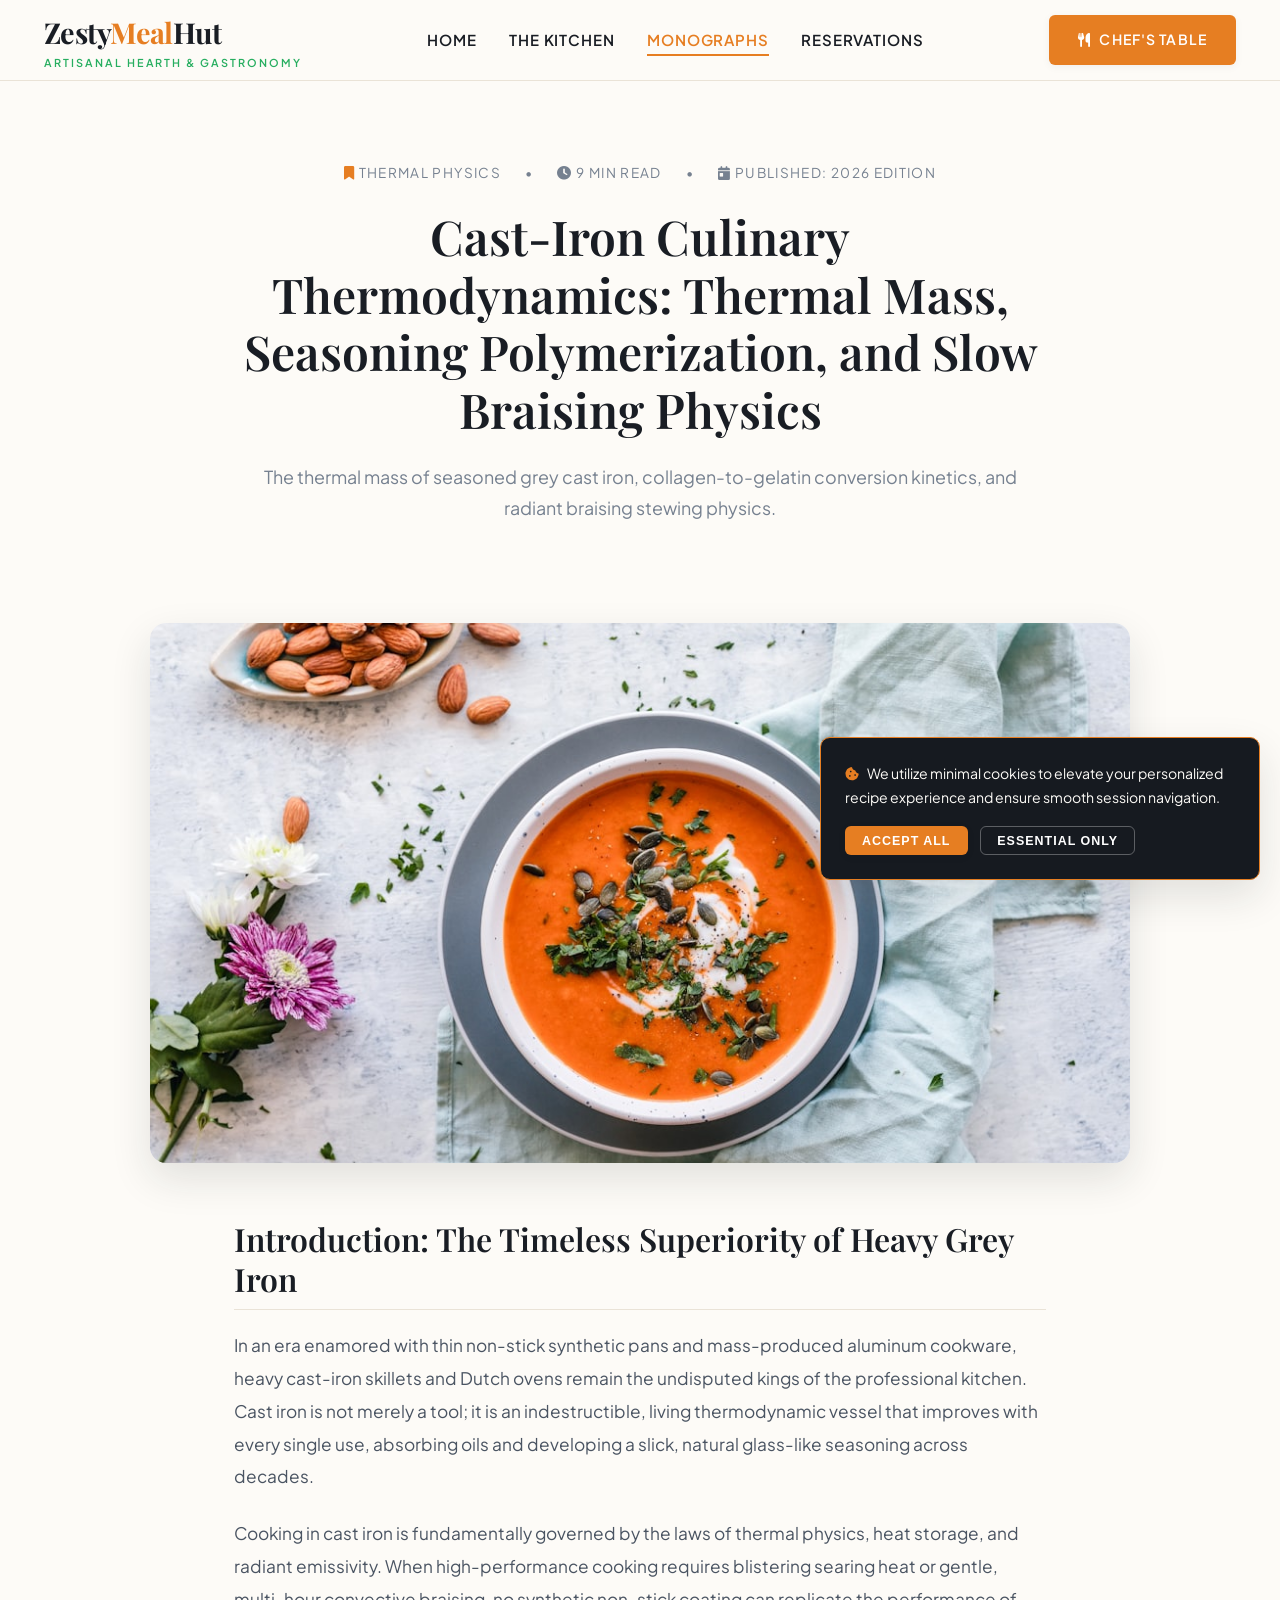
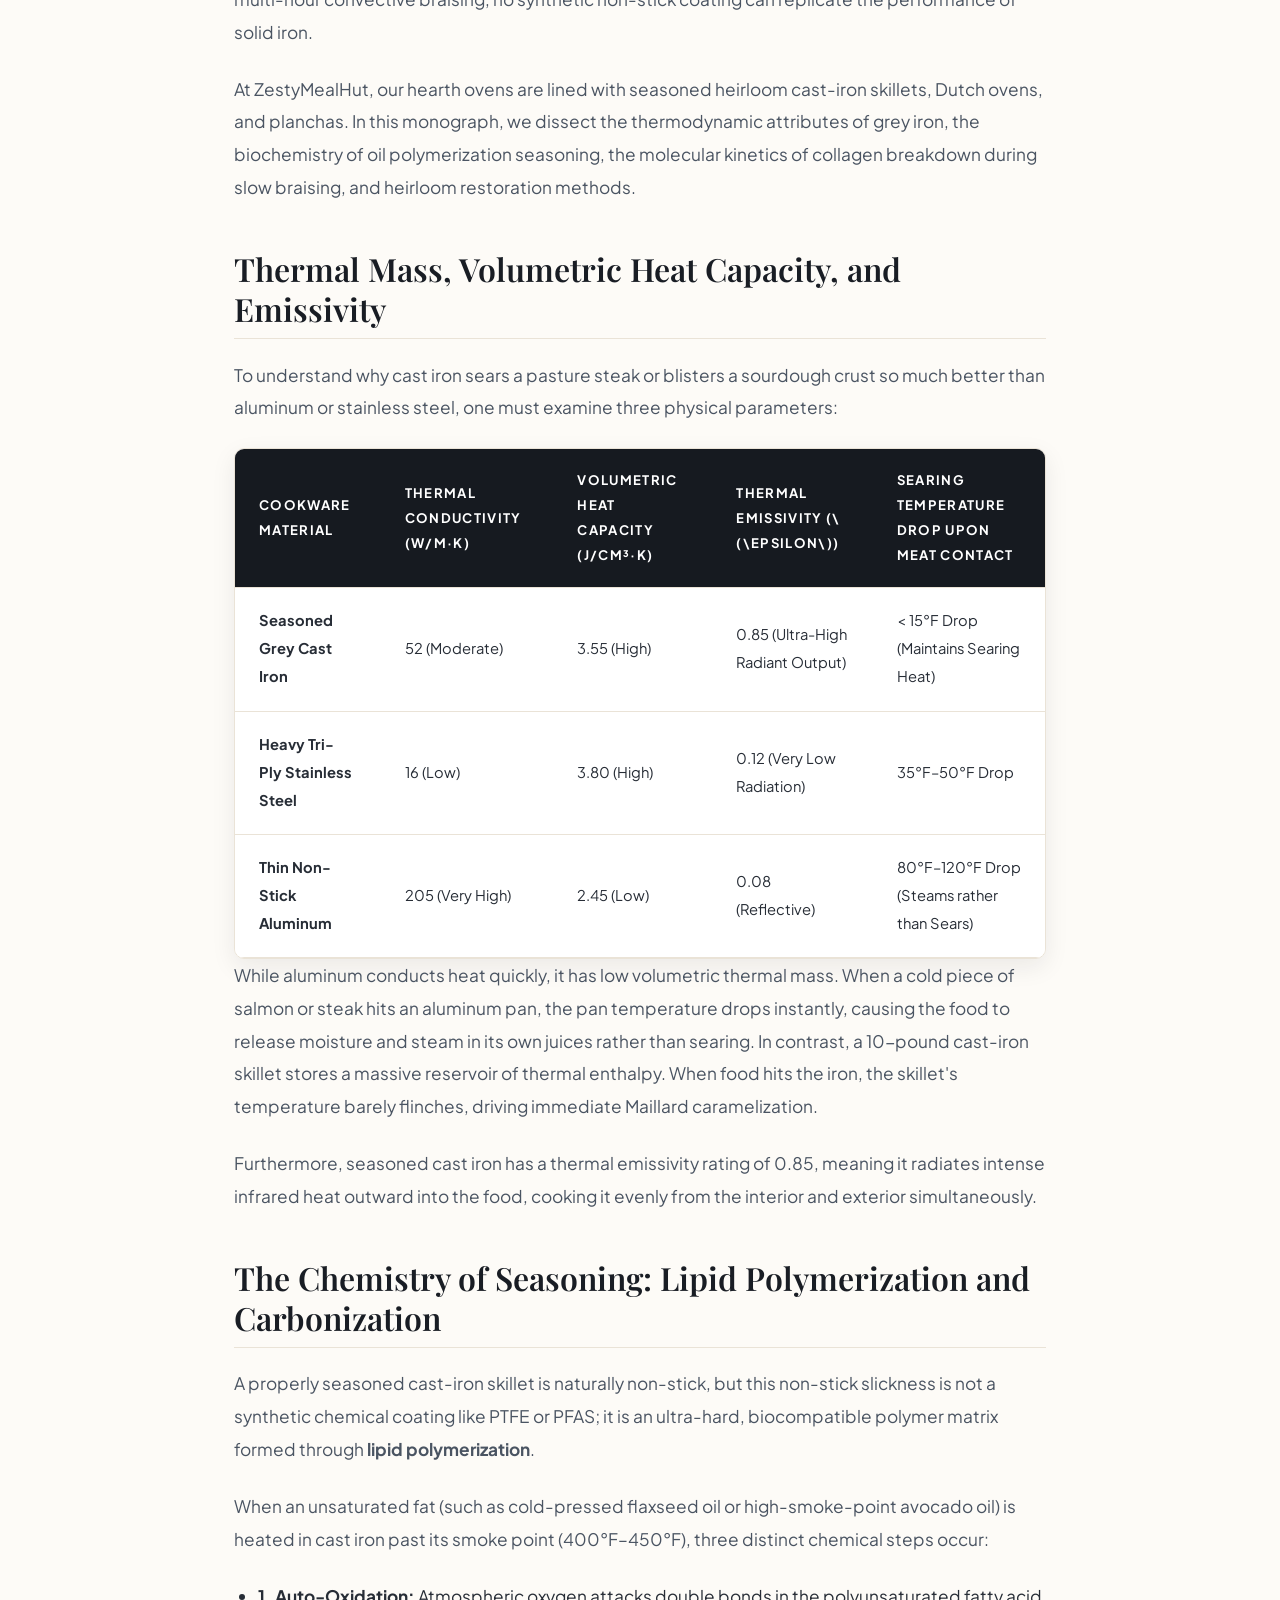
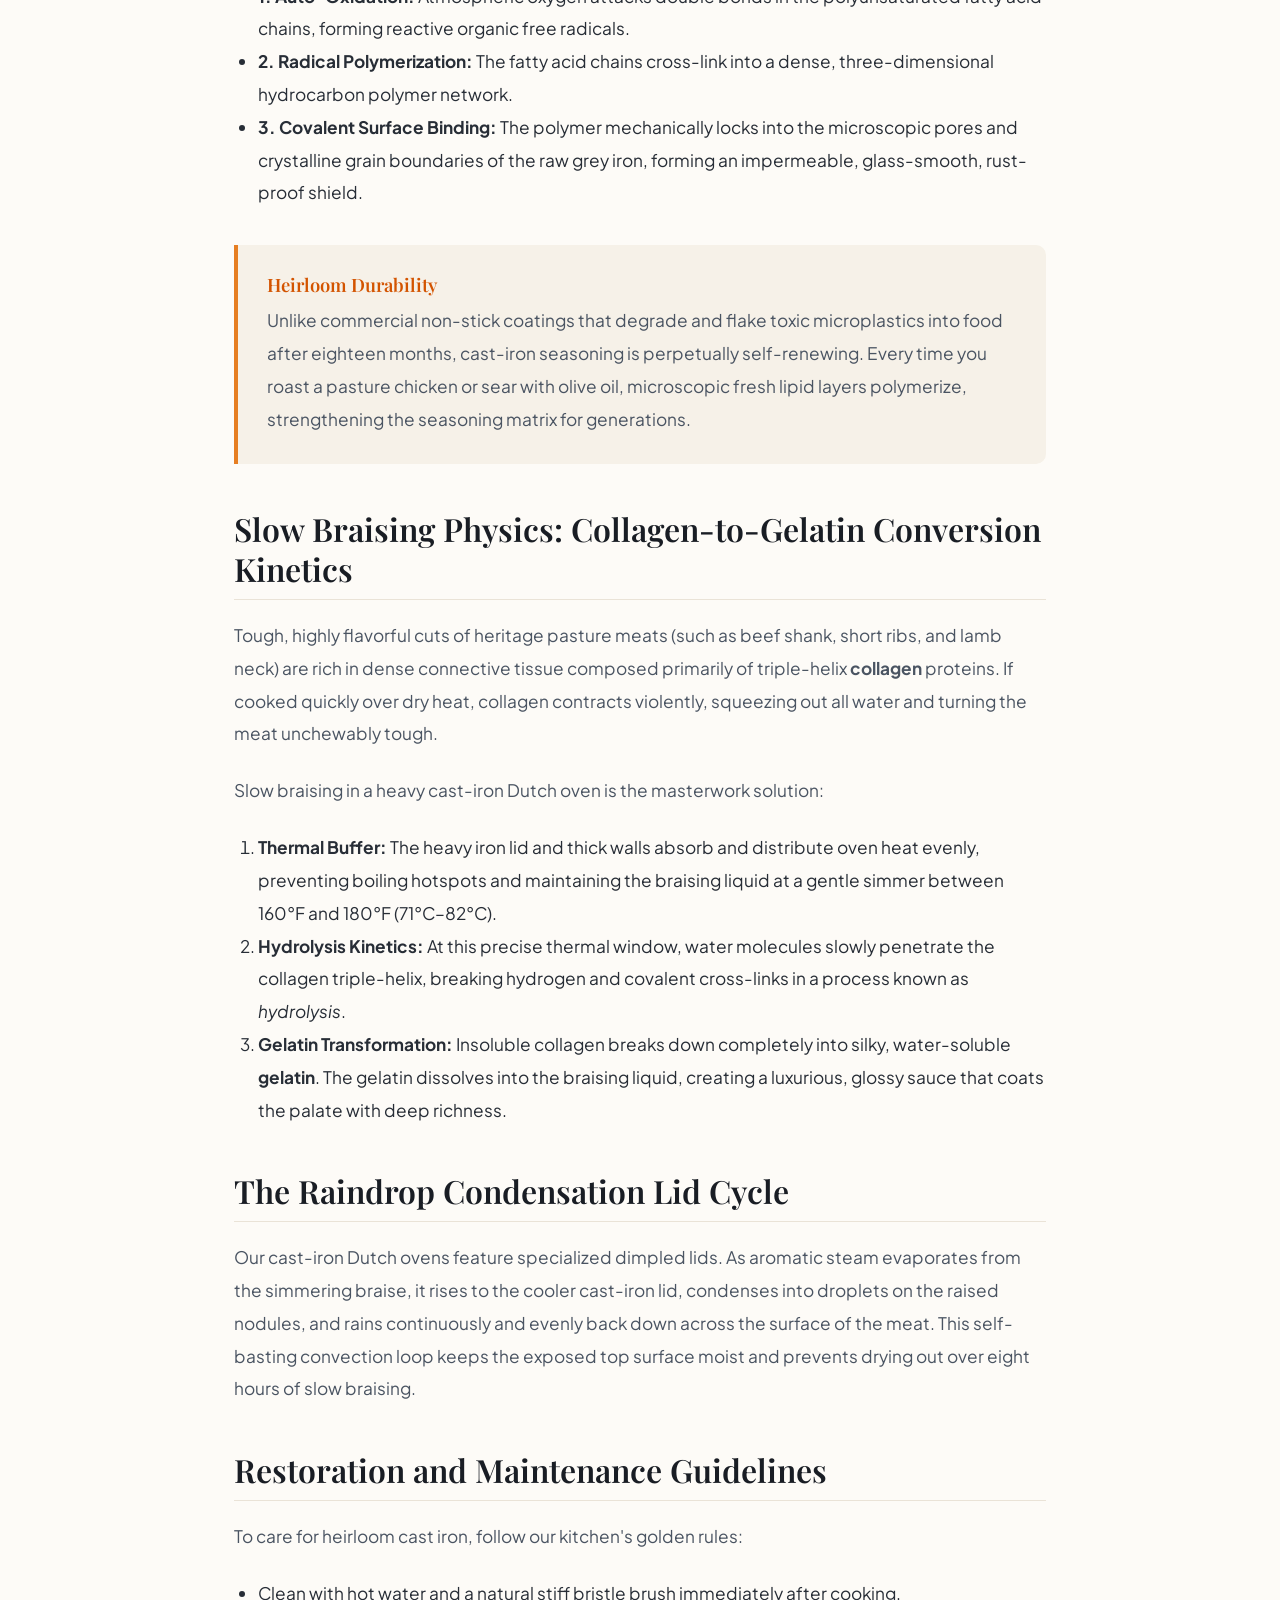
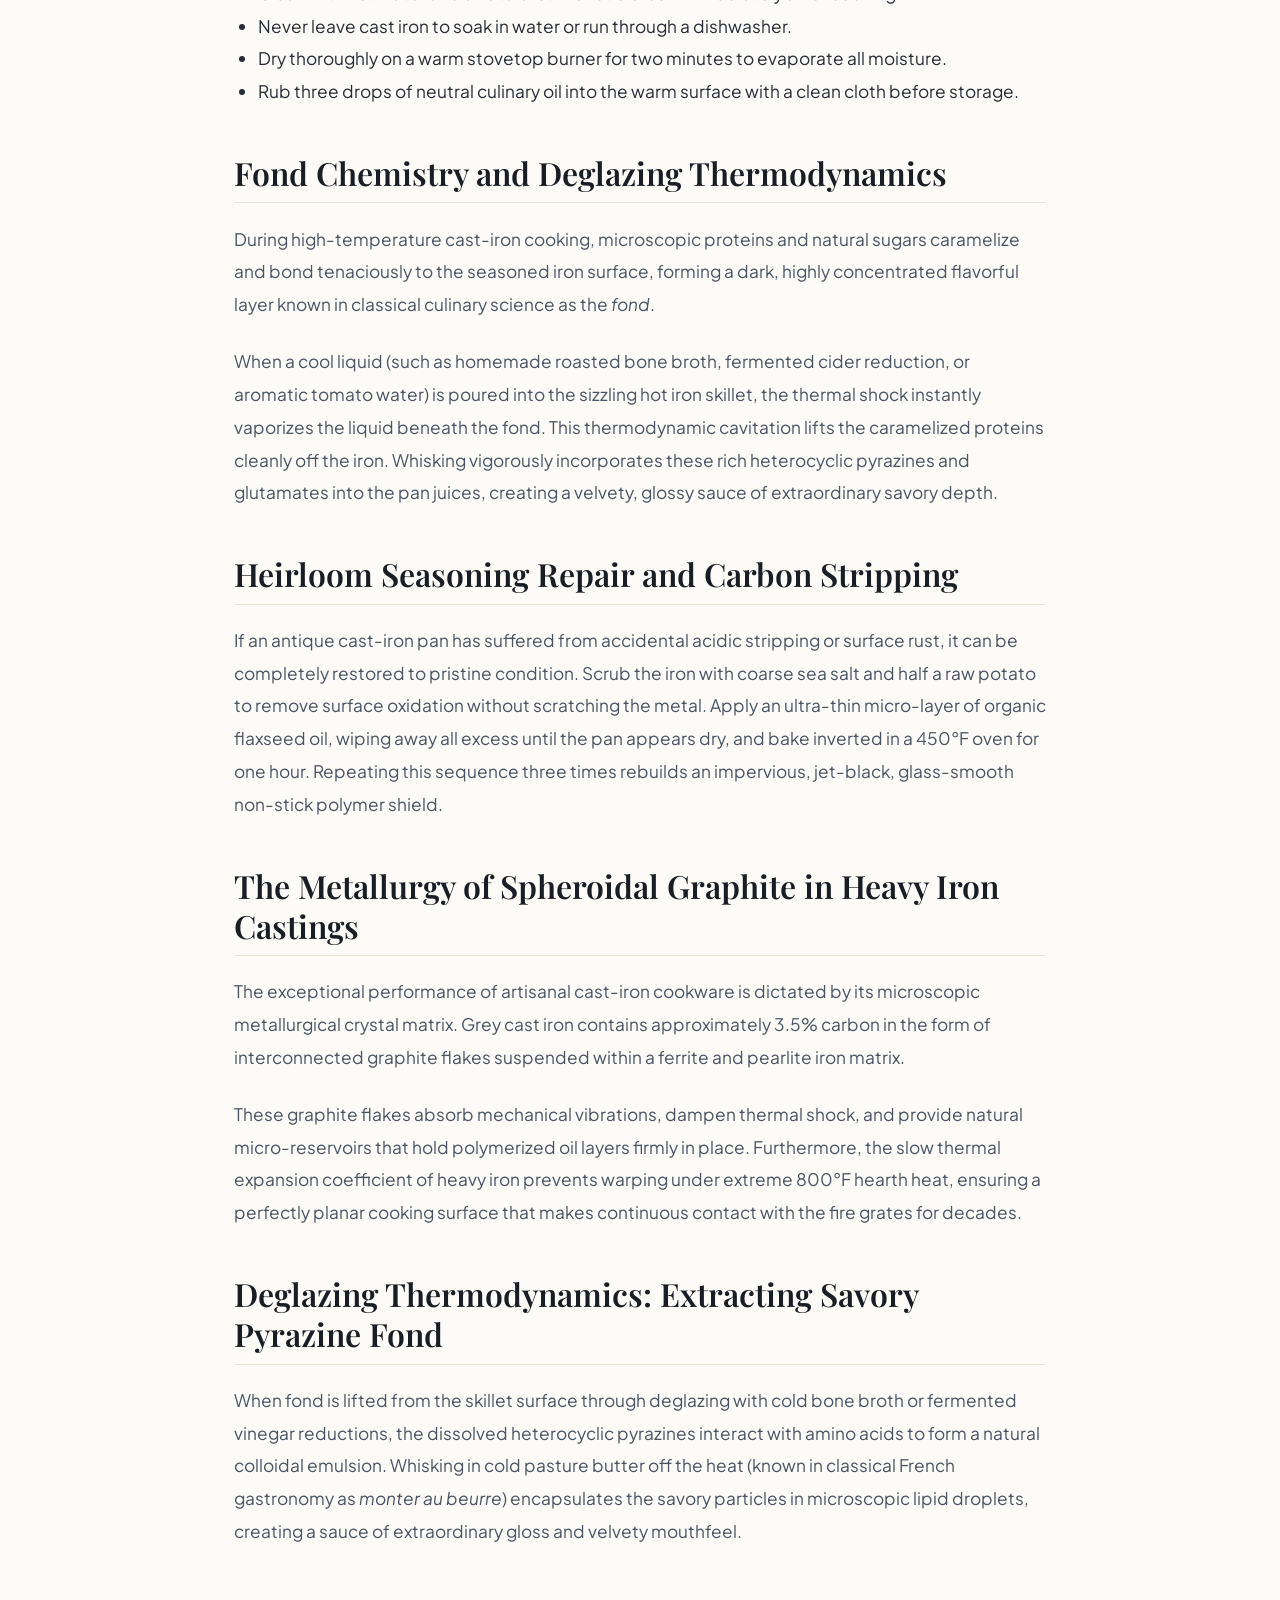
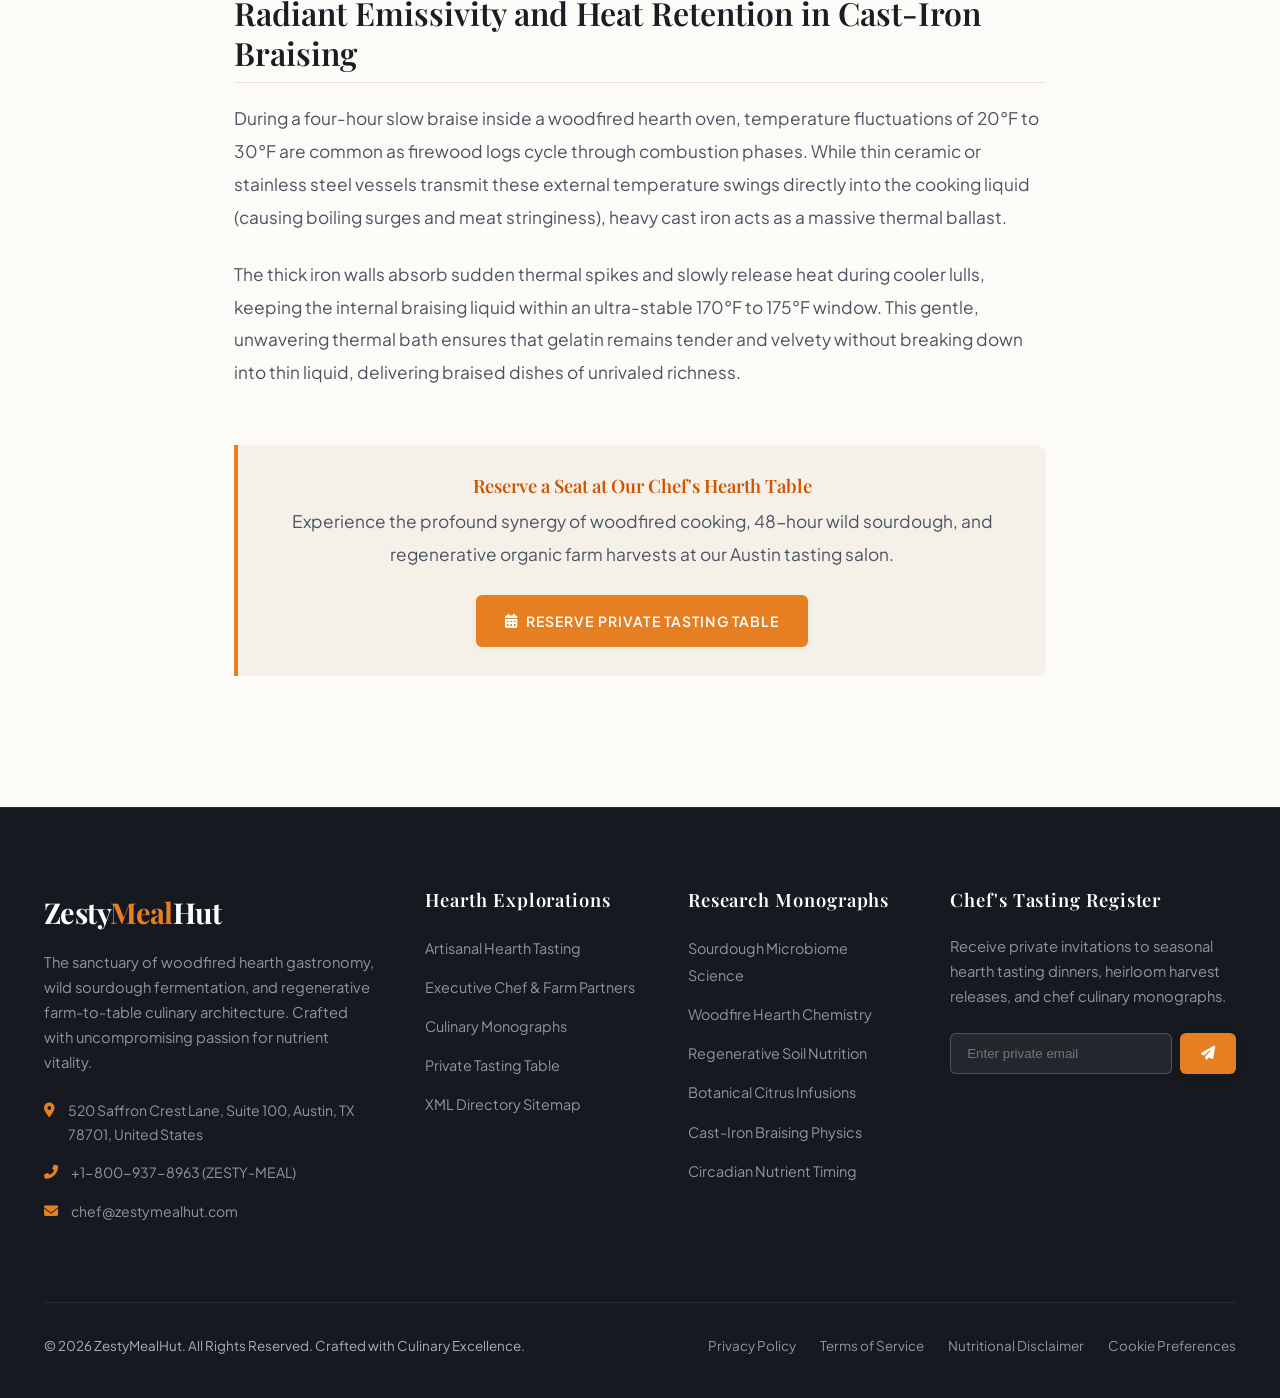
<file: blog/cast-iron-culinary-thermodynamics-and-slow-braising-alchemy.html>
<!DOCTYPE html>
<html lang="en">
<head>
  <meta charset="UTF-8">
  <meta name="viewport" content="width=device-width, initial-scale=1.0">
  <title>Cast-Iron Culinary Thermodynamics: Thermal Mass, Seasoning Polymerization, and Slow Braising Physics | ZestyMealHut Monographs</title>
  <meta name="description" content="The thermal mass of seasoned grey cast iron, collagen-to-gelatin conversion kinetics, and radiant braising stewing physics.">
  <link rel="canonical" href="https://zestymealhut.com/blog/cast-iron-culinary-thermodynamics-and-slow-braising-alchemy.html">
  
  <link rel="preconnect" href="https://fonts.googleapis.com">
  <link rel="preconnect" href="https://fonts.gstatic.com" crossorigin>
  <link href="https://fonts.googleapis.com/css2?family=Playfair+Display:ital,wght@0,500;0,600;0,700;1,400&family=Plus+Jakarta+Sans:wght@300;400;500;600;700&display=swap" rel="stylesheet">
  <link rel="stylesheet" href="https://cdnjs.cloudflare.com/ajax/libs/font-awesome/6.4.0/css/all.min.css">
  <link rel="stylesheet" href="../css/style.css">
  <!-- Google tag (gtag.js) -->
<script async src="https://www.googletagmanager.com/gtag/js?id=G-0LY0HY7L01"></script>
<script>
  window.dataLayer = window.dataLayer || [];
  function gtag(){dataLayer.push(arguments);}
  gtag('js', new Date());

  gtag('config', 'G-0LY0HY7L01');
</script>
</head>
<body>

<header class="site-header">
  <div class="container header-inner">
    <a href="../index.html" class="brand-logo">
      <div class="brand-title">Zesty<span>Meal</span>Hut</div>
      <div class="brand-subtitle">Artisanal Hearth & Gastronomy</div>
    </a>
    
    <nav>
      <ul class="nav-links">
        <li><a href="../index.html" class="nav-link">Home</a></li>
        <li><a href="../about.html" class="nav-link">The Kitchen</a></li>
        <li><a href="../blog.html" class="nav-link active">Monographs</a></li>
        <li><a href="../contact.html" class="nav-link">Reservations</a></li>
      </ul>
    </nav>
    
    <div class="header-cta">
      <a href="../contact.html" class="btn btn-saffron"><i class="fas fa-utensils"></i> Chef's Table</a>
      <button class="mobile-toggle" aria-label="Toggle Navigation">
        <i class="fas fa-bars"></i>
      </button>
    </div>
  </div>
</header>

<div class="article-header">
  <div class="container container-narrow">
    <div class="article-meta">
      <span><i class="fas fa-bookmark" style="color: var(--primary-saffron);"></i> Thermal Physics</span>
      <span>&bull;</span>
      <span><i class="fas fa-clock"></i> 9 Min Read</span>
      <span>&bull;</span>
      <span><i class="fas fa-calendar-day"></i> Published: 2026 Edition</span>
    </div>
    <h1 class="article-title">Cast-Iron Culinary Thermodynamics: Thermal Mass, Seasoning Polymerization, and Slow Braising Physics</h1>
    <p class="section-subtitle">The thermal mass of seasoned grey cast iron, collagen-to-gelatin conversion kinetics, and radiant braising stewing physics.</p>
  </div>
</div>

<div class="container">
  <div class="article-featured-image">
    <img src="../images/meal-autumn-soup.jpg" alt="Cast Iron Culinary Thermodynamics" loading="eager">
  </div>
</div>

<div class="container container-narrow" style="padding-bottom: 6rem;">
  <div class="article-content">
    
    <h2>Introduction: The Timeless Superiority of Heavy Grey Iron</h2>
    <p>In an era enamored with thin non-stick synthetic pans and mass-produced aluminum cookware, heavy cast-iron skillets and Dutch ovens remain the undisputed kings of the professional kitchen. Cast iron is not merely a tool; it is an indestructible, living thermodynamic vessel that improves with every single use, absorbing oils and developing a slick, natural glass-like seasoning across decades.</p>
    <p>Cooking in cast iron is fundamentally governed by the laws of thermal physics, heat storage, and radiant emissivity. When high-performance cooking requires blistering searing heat or gentle, multi-hour convective braising, no synthetic non-stick coating can replicate the performance of solid iron.</p>
    <p>At ZestyMealHut, our hearth ovens are lined with seasoned heirloom cast-iron skillets, Dutch ovens, and planchas. In this monograph, we dissect the thermodynamic attributes of grey iron, the biochemistry of oil polymerization seasoning, the molecular kinetics of collagen breakdown during slow braising, and heirloom restoration methods.</p>

    <h2>Thermal Mass, Volumetric Heat Capacity, and Emissivity</h2>
    <p>To understand why cast iron sears a pasture steak or blisters a sourdough crust so much better than aluminum or stainless steel, one must examine three physical parameters:</p>
    
    <div class="table-responsive">
      <table class="culinary-table">
        <thead>
          <tr>
            <th>Cookware Material</th>
            <th>Thermal Conductivity (W/m·K)</th>
            <th>Volumetric Heat Capacity (J/cm³·K)</th>
            <th>Thermal Emissivity (\(\epsilon\))</th>
            <th>Searing Temperature Drop upon Meat Contact</th>
          </tr>
        </thead>
        <tbody>
          <tr>
            <td><strong>Seasoned Grey Cast Iron</strong></td>
            <td>52 (Moderate)</td>
            <td>3.55 (High)</td>
            <td>0.85 (Ultra-High Radiant Output)</td>
            <td>&lt; 15°F Drop (Maintains Searing Heat)</td>
          </tr>
          <tr>
            <td><strong>Heavy Tri-Ply Stainless Steel</strong></td>
            <td>16 (Low)</td>
            <td>3.80 (High)</td>
            <td>0.12 (Very Low Radiation)</td>
            <td>35°F–50°F Drop</td>
          </tr>
          <tr>
            <td><strong>Thin Non-Stick Aluminum</strong></td>
            <td>205 (Very High)</td>
            <td>2.45 (Low)</td>
            <td>0.08 (Reflective)</td>
            <td>80°F–120°F Drop (Steams rather than Sears)</td>
          </tr>
        </tbody>
      </table>
    </div>

    <p>While aluminum conducts heat quickly, it has low volumetric thermal mass. When a cold piece of salmon or steak hits an aluminum pan, the pan temperature drops instantly, causing the food to release moisture and steam in its own juices rather than searing. In contrast, a 10-pound cast-iron skillet stores a massive reservoir of thermal enthalpy. When food hits the iron, the skillet's temperature barely flinches, driving immediate Maillard caramelization.</p>
    <p>Furthermore, seasoned cast iron has a thermal emissivity rating of 0.85, meaning it radiates intense infrared heat outward into the food, cooking it evenly from the interior and exterior simultaneously.</p>

    <h2>The Chemistry of Seasoning: Lipid Polymerization and Carbonization</h2>
    <p>A properly seasoned cast-iron skillet is naturally non-stick, but this non-stick slickness is not a synthetic chemical coating like PTFE or PFAS; it is an ultra-hard, biocompatible polymer matrix formed through <strong>lipid polymerization</strong>.</p>
    <p>When an unsaturated fat (such as cold-pressed flaxseed oil or high-smoke-point avocado oil) is heated in cast iron past its smoke point (400°F–450°F), three distinct chemical steps occur:</p>
    <ul>
      <li><strong>1. Auto-Oxidation:</strong> Atmospheric oxygen attacks double bonds in the polyunsaturated fatty acid chains, forming reactive organic free radicals.</li>
      <li><strong>2. Radical Polymerization:</strong> The fatty acid chains cross-link into a dense, three-dimensional hydrocarbon polymer network.</li>
      <li><strong>3. Covalent Surface Binding:</strong> The polymer mechanically locks into the microscopic pores and crystalline grain boundaries of the raw grey iron, forming an impermeable, glass-smooth, rust-proof shield.</li>
    </ul>

    <div class="article-callout">
      <h4>Heirloom Durability</h4>
      <p>Unlike commercial non-stick coatings that degrade and flake toxic microplastics into food after eighteen months, cast-iron seasoning is perpetually self-renewing. Every time you roast a pasture chicken or sear with olive oil, microscopic fresh lipid layers polymerize, strengthening the seasoning matrix for generations.</p>
    </div>

    <h2>Slow Braising Physics: Collagen-to-Gelatin Conversion Kinetics</h2>
    <p>Tough, highly flavorful cuts of heritage pasture meats (such as beef shank, short ribs, and lamb neck) are rich in dense connective tissue composed primarily of triple-helix <strong>collagen</strong> proteins. If cooked quickly over dry heat, collagen contracts violently, squeezing out all water and turning the meat unchewably tough.</p>
    <p>Slow braising in a heavy cast-iron Dutch oven is the masterwork solution:</p>
    <ol>
      <li><strong>Thermal Buffer:</strong> The heavy iron lid and thick walls absorb and distribute oven heat evenly, preventing boiling hotspots and maintaining the braising liquid at a gentle simmer between 160°F and 180°F (71°C–82°C).</li>
      <li><strong>Hydrolysis Kinetics:</strong> At this precise thermal window, water molecules slowly penetrate the collagen triple-helix, breaking hydrogen and covalent cross-links in a process known as <em>hydrolysis</em>.</li>
      <li><strong>Gelatin Transformation:</strong> Insoluble collagen breaks down completely into silky, water-soluble <strong>gelatin</strong>. The gelatin dissolves into the braising liquid, creating a luxurious, glossy sauce that coats the palate with deep richness.</li>
    </ol>

    <h2>The Raindrop Condensation Lid Cycle</h2>
    <p>Our cast-iron Dutch ovens feature specialized dimpled lids. As aromatic steam evaporates from the simmering braise, it rises to the cooler cast-iron lid, condenses into droplets on the raised nodules, and rains continuously and evenly back down across the surface of the meat. This self-basting convection loop keeps the exposed top surface moist and prevents drying out over eight hours of slow braising.</p>

    <h2>Restoration and Maintenance Guidelines</h2>
    <p>To care for heirloom cast iron, follow our kitchen's golden rules:</p>
    <ul>
      <li>Clean with hot water and a natural stiff bristle brush immediately after cooking.</li>
      <li>Never leave cast iron to soak in water or run through a dishwasher.</li>
      <li>Dry thoroughly on a warm stovetop burner for two minutes to evaporate all moisture.</li>
      <li>Rub three drops of neutral culinary oil into the warm surface with a clean cloth before storage.</li>
    </ul>

    
    <!-- DEEP_BOOST -->

    <h2>Fond Chemistry and Deglazing Thermodynamics</h2>
    <p>During high-temperature cast-iron cooking, microscopic proteins and natural sugars caramelize and bond tenaciously to the seasoned iron surface, forming a dark, highly concentrated flavorful layer known in classical culinary science as the <em>fond</em>.</p>
    <p>When a cool liquid (such as homemade roasted bone broth, fermented cider reduction, or aromatic tomato water) is poured into the sizzling hot iron skillet, the thermal shock instantly vaporizes the liquid beneath the fond. This thermodynamic cavitation lifts the caramelized proteins cleanly off the iron. Whisking vigorously incorporates these rich heterocyclic pyrazines and glutamates into the pan juices, creating a velvety, glossy sauce of extraordinary savory depth.</p>

    <h2>Heirloom Seasoning Repair and Carbon Stripping</h2>
    <p>If an antique cast-iron pan has suffered from accidental acidic stripping or surface rust, it can be completely restored to pristine condition. Scrub the iron with coarse sea salt and half a raw potato to remove surface oxidation without scratching the metal. Apply an ultra-thin micro-layer of organic flaxseed oil, wiping away all excess until the pan appears dry, and bake inverted in a 450°F oven for one hour. Repeating this sequence three times rebuilds an impervious, jet-black, glass-smooth non-stick polymer shield.</p>


    <h2>The Metallurgy of Spheroidal Graphite in Heavy Iron Castings</h2>
    <p>The exceptional performance of artisanal cast-iron cookware is dictated by its microscopic metallurgical crystal matrix. Grey cast iron contains approximately 3.5% carbon in the form of interconnected graphite flakes suspended within a ferrite and pearlite iron matrix.</p>
    <p>These graphite flakes absorb mechanical vibrations, dampen thermal shock, and provide natural micro-reservoirs that hold polymerized oil layers firmly in place. Furthermore, the slow thermal expansion coefficient of heavy iron prevents warping under extreme 800°F hearth heat, ensuring a perfectly planar cooking surface that makes continuous contact with the fire grates for decades.</p>

    <h2>Deglazing Thermodynamics: Extracting Savory Pyrazine Fond</h2>
    <p>When fond is lifted from the skillet surface through deglazing with cold bone broth or fermented vinegar reductions, the dissolved heterocyclic pyrazines interact with amino acids to form a natural colloidal emulsion. Whisking in cold pasture butter off the heat (known in classical French gastronomy as <em>monter au beurre</em>) encapsulates the savory particles in microscopic lipid droplets, creating a sauce of extraordinary gloss and velvety mouthfeel.</p>


    <h2>Radiant Emissivity and Heat Retention in Cast-Iron Braising</h2>
    <p>During a four-hour slow braise inside a woodfired hearth oven, temperature fluctuations of 20°F to 30°F are common as firewood logs cycle through combustion phases. While thin ceramic or stainless steel vessels transmit these external temperature swings directly into the cooking liquid (causing boiling surges and meat stringiness), heavy cast iron acts as a massive thermal ballast.</p>
    <p>The thick iron walls absorb sudden thermal spikes and slowly release heat during cooler lulls, keeping the internal braising liquid within an ultra-stable 170°F to 175°F window. This gentle, unwavering thermal bath ensures that gelatin remains tender and velvety without breaking down into thin liquid, delivering braised dishes of unrivaled richness.</p>

<div class="article-callout" style="margin-top: 3.5rem; text-align: center;">
      <h4>Reserve a Seat at Our Chef's Hearth Table</h4>
      <p>Experience the profound synergy of woodfired cooking, 48-hour wild sourdough, and regenerative organic farm harvests at our Austin tasting salon.</p>
      <div style="margin-top: 1.2rem;">
        <a href="../contact.html" class="btn btn-saffron"><i class="fas fa-calendar-alt"></i> Reserve Private Tasting Table</a>
      </div>
    </div>
  </div>
</div>

<footer class="site-footer">
  <div class="container">
    <div class="footer-grid">
      <div class="footer-brand">
        <div class="brand-title">Zesty<span>Meal</span>Hut</div>
        <p class="footer-desc">The sanctuary of woodfired hearth gastronomy, wild sourdough fermentation, and regenerative farm-to-table culinary architecture. Crafted with uncompromising passion for nutrient vitality.</p>
        <div class="footer-contact-item">
          <i class="fas fa-map-marker-alt"></i>
          <span>520 Saffron Crest Lane, Suite 100, Austin, TX 78701, United States</span>
        </div>
        <div class="footer-contact-item">
          <i class="fas fa-phone-alt"></i>
          <span>+1-800-937-8963 (ZESTY-MEAL)</span>
        </div>
        <div class="footer-contact-item">
          <i class="fas fa-envelope"></i>
          <span>chef@zestymealhut.com</span>
        </div>
      </div>
      
      <div>
        <h4 class="footer-heading">Hearth Explorations</h4>
        <ul class="footer-links">
          <li><a href="../index.html">Artisanal Hearth Tasting</a></li>
          <li><a href="../about.html">Executive Chef & Farm Partners</a></li>
          <li><a href="../blog.html">Culinary Monographs</a></li>
          <li><a href="../contact.html">Private Tasting Table</a></li>
          <li><a href="../sitemap.xml">XML Directory Sitemap</a></li>
        </ul>
      </div>
      
      <div>
        <h4 class="footer-heading">Research Monographs</h4>
        <ul class="footer-links">
          <li><a href="sourdough-fermentation-microbiome-science-and-digestive-wellness.html">Sourdough Microbiome Science</a></li>
          <li><a href="woodfire-hearth-gastronomy-hardwood-smoke-and-maillard-chemistry.html">Woodfire Hearth Chemistry</a></li>
          <li><a href="farm-to-hearth-regenerative-soil-and-heirloom-produce-nutrition.html">Regenerative Soil Nutrition</a></li>
          <li><a href="botanical-citrus-infusions-and-zero-proof-digestive-tonics.html">Botanical Citrus Infusions</a></li>
          <li><a href="cast-iron-culinary-thermodynamics-and-slow-braising-alchemy.html">Cast-Iron Braising Physics</a></li>
          <li><a href="macro-nutrient-synchronization-in-circadian-metabolic-cooking.html">Circadian Nutrient Timing</a></li>
        </ul>
      </div>
      
      <div>
        <h4 class="footer-heading">Chef's Tasting Register</h4>
        <p class="footer-desc">Receive private invitations to seasonal hearth tasting dinners, heirloom harvest releases, and chef culinary monographs.</p>
        <form class="footer-form">
          <div style="display: flex; gap: 0.5rem;">
            <input type="email" placeholder="Enter private email" required style="padding: 0.75rem 1rem; border: 1px solid rgba(255,255,255,0.2); background: rgba(255,255,255,0.06); color: #fff; border-radius: 6px; flex: 1; outline: none;">
            <button type="submit" class="btn btn-saffron" style="padding: 0.75rem 1.2rem;"><i class="fas fa-paper-plane"></i></button>
          </div>
        </form>
      </div>
    </div>
    
    <div class="footer-bottom">
      <div>&copy; 2026 ZestyMealHut. All Rights Reserved. Crafted with Culinary Excellence.</div>
      <div class="legal-inline-links">
        <a href="../privacy.html">Privacy Policy</a>
        <a href="../terms.html">Terms of Service</a>
        <a href="../disclaimer.html">Nutritional Disclaimer</a>
        <a href="../cookies.html">Cookie Preferences</a>
      </div>
    </div>
  </div>
</footer>

<div id="cookie-banner" class="cookie-banner">
  <p style="font-size: 0.88rem; margin-bottom: 0.5rem; color: #fdfbf7;"><i class="fas fa-cookie-bite" style="color: var(--primary-saffron); margin-right: 0.4rem;"></i> We utilize minimal cookies to elevate your personalized recipe experience and ensure smooth session navigation.</p>
  <div class="cookie-buttons">
    <button id="accept-cookies" class="btn btn-saffron" style="padding: 0.4rem 1rem; font-size: 0.78rem;">Accept All</button>
    <button id="decline-cookies" class="btn btn-outline" style="padding: 0.4rem 1rem; font-size: 0.78rem; border-color: rgba(255,255,255,0.3); color: #fff;">Essential Only</button>
  </div>
</div>

<script src="../js/script.js"></script>
</body>
</html>
</file>
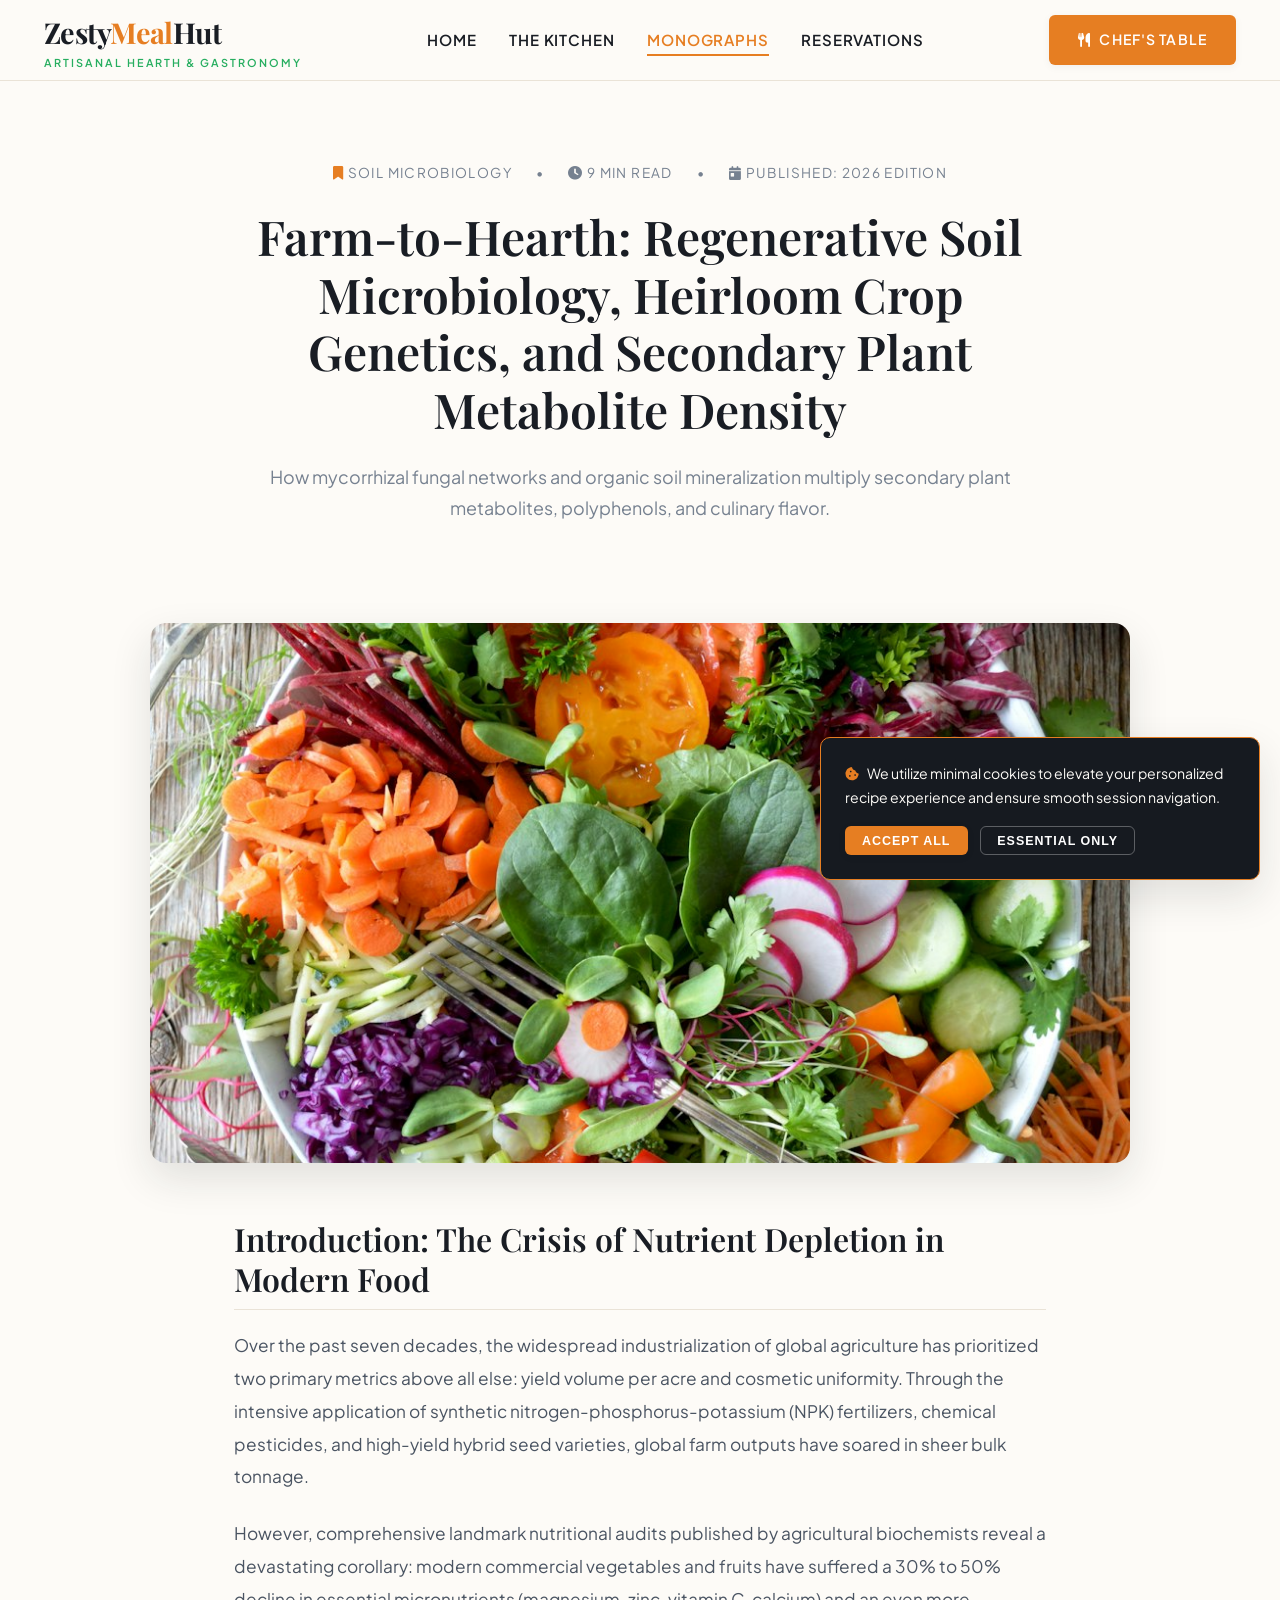
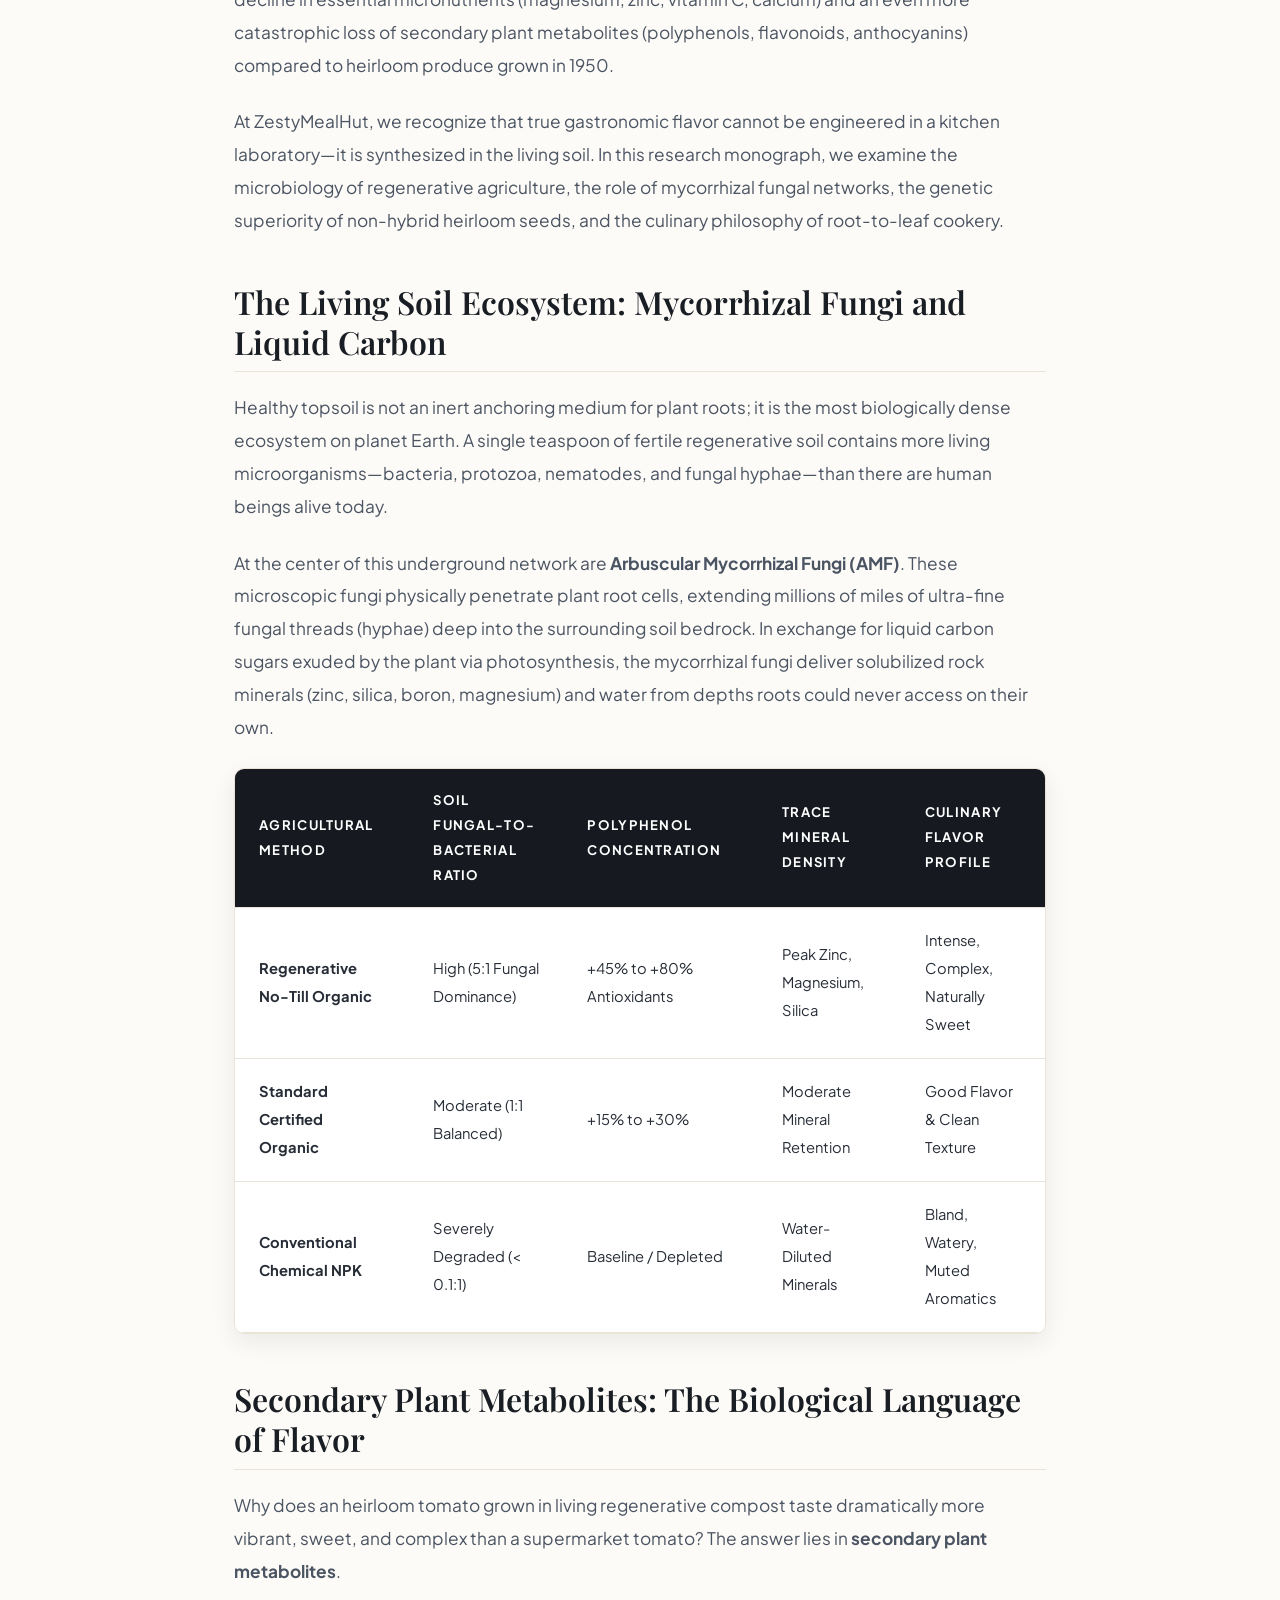
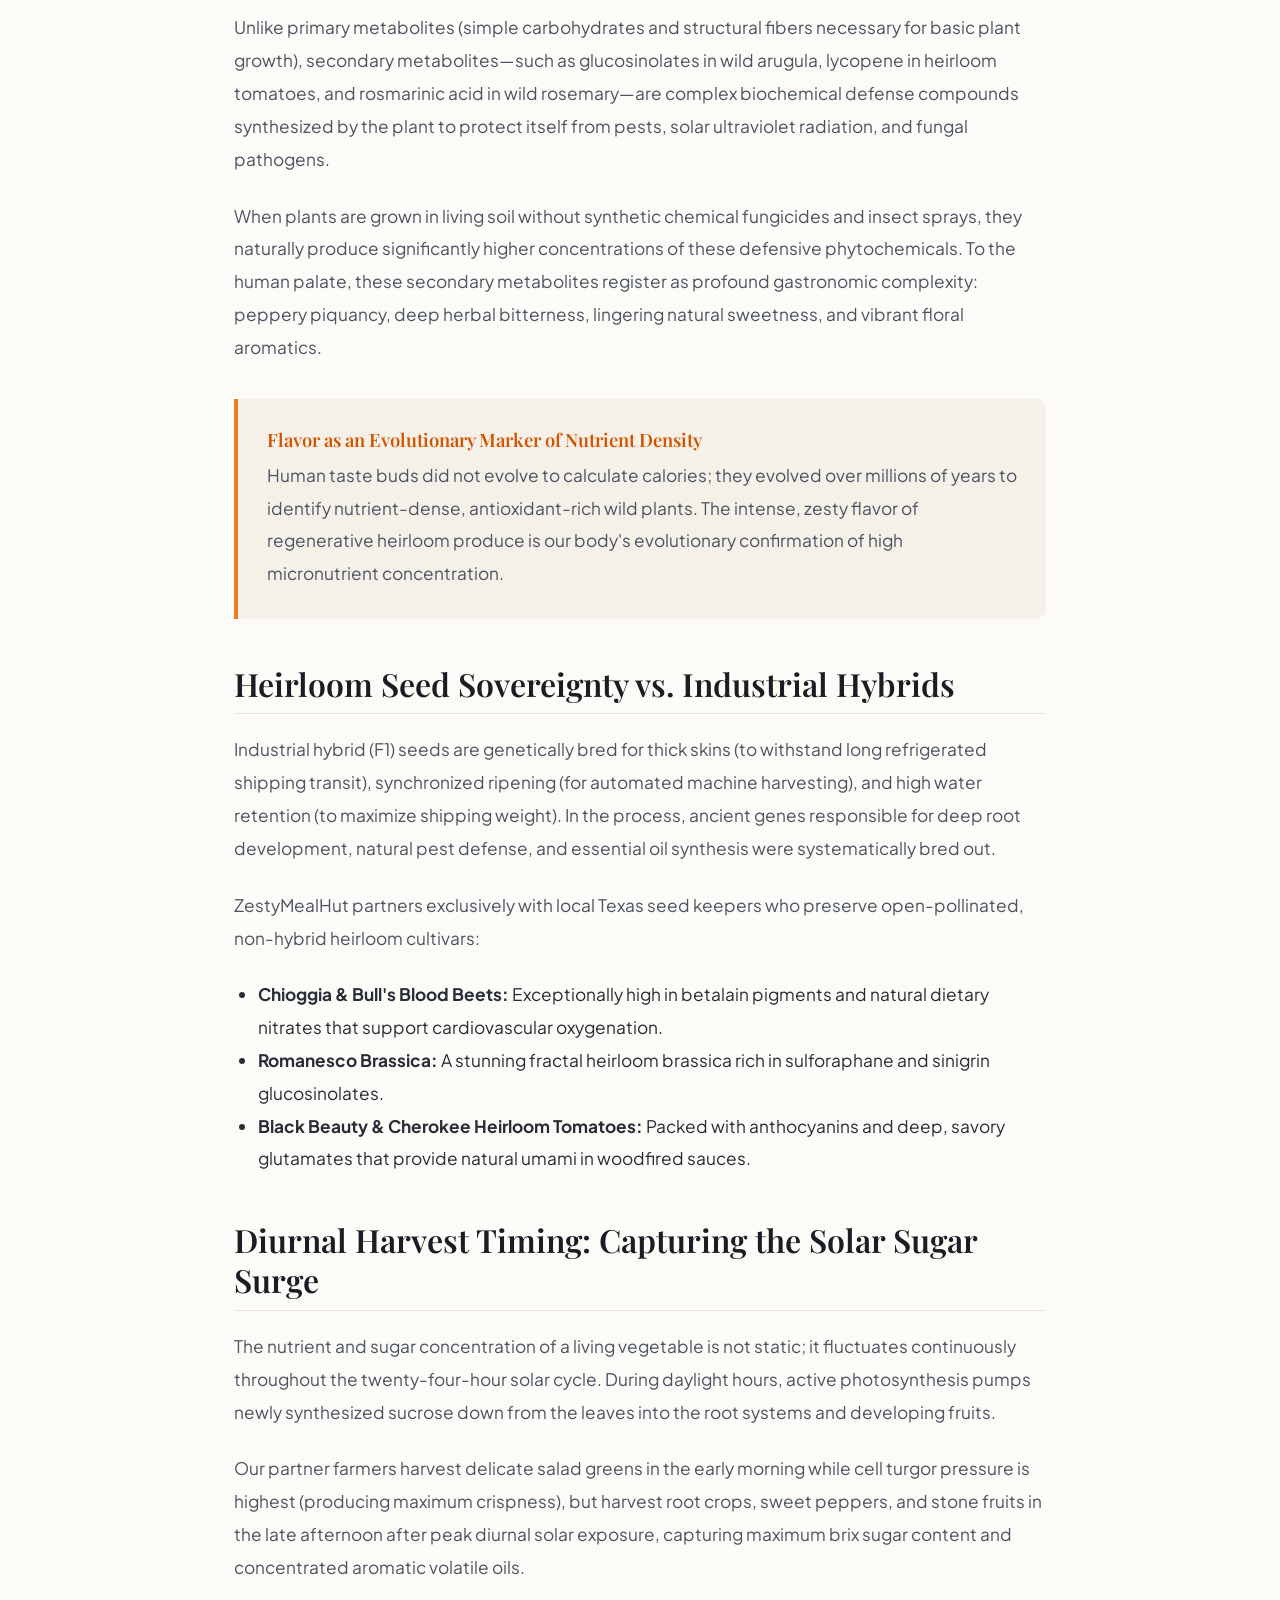
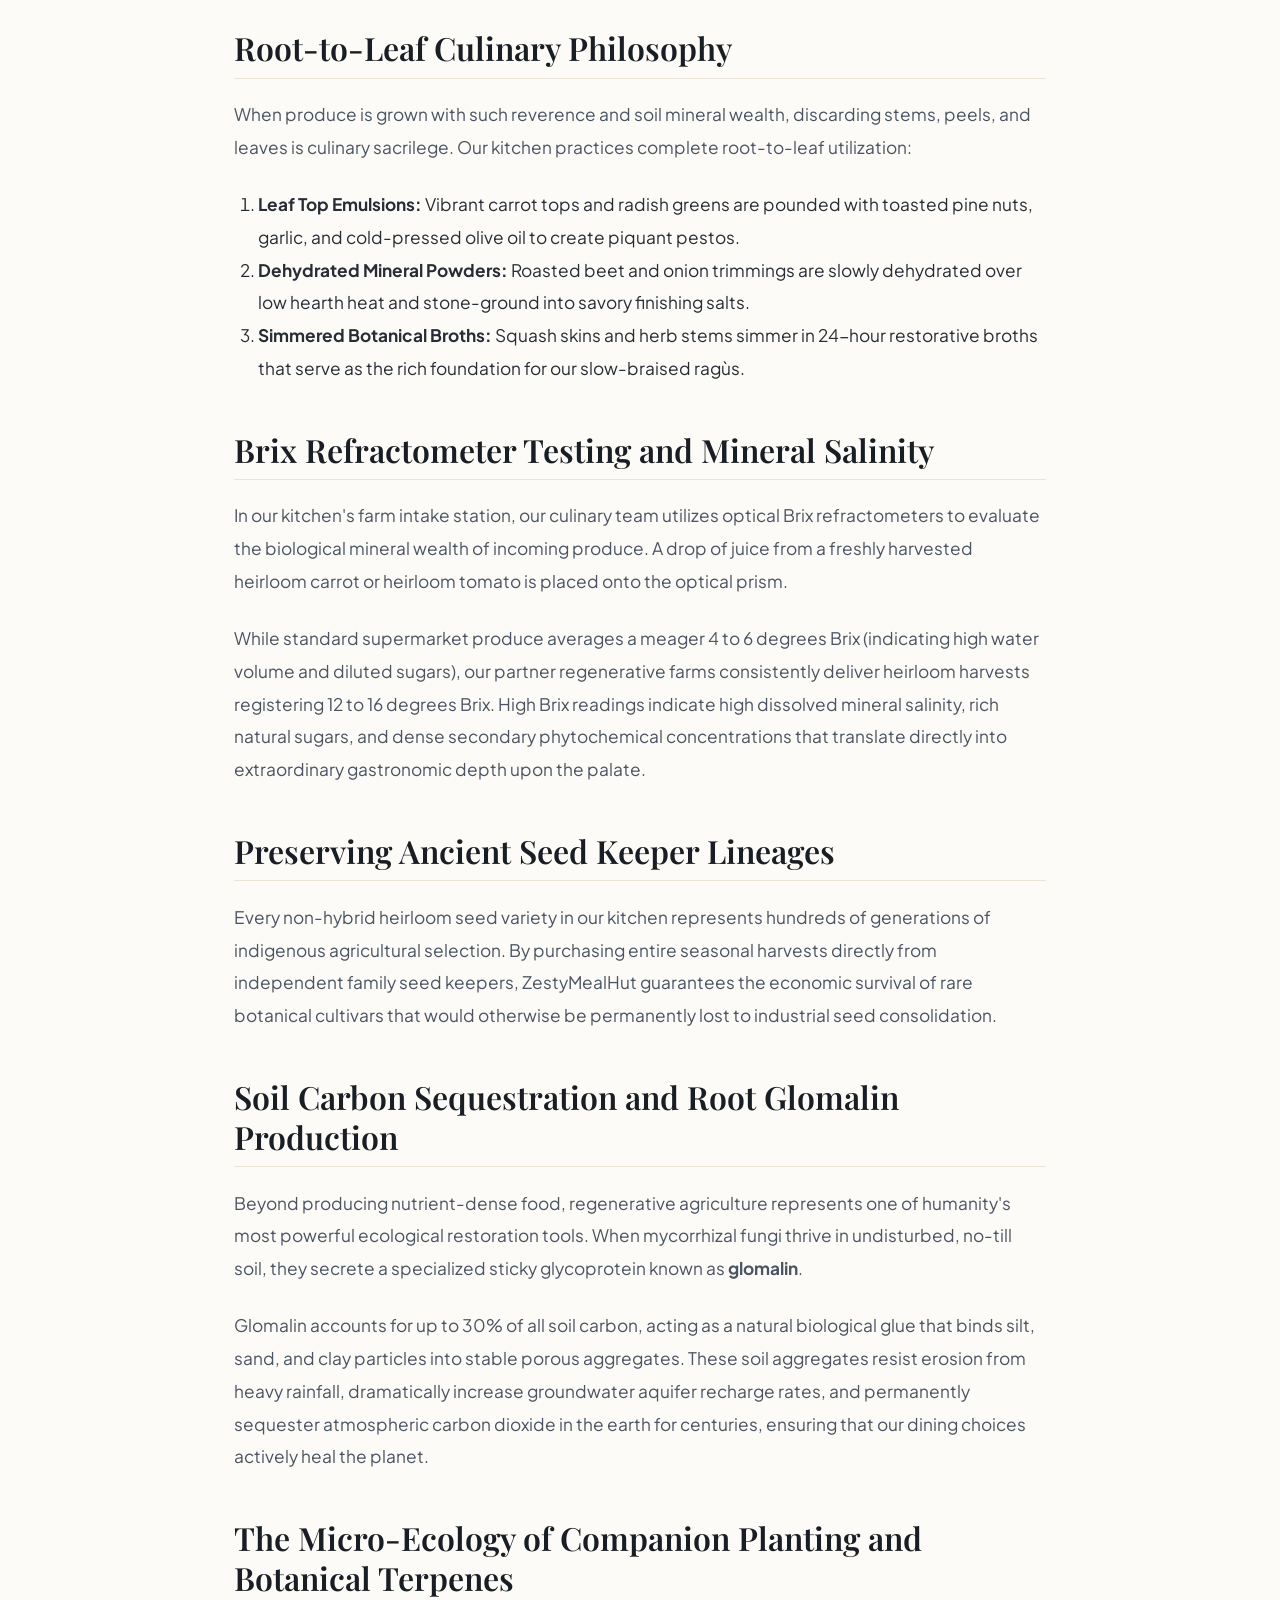
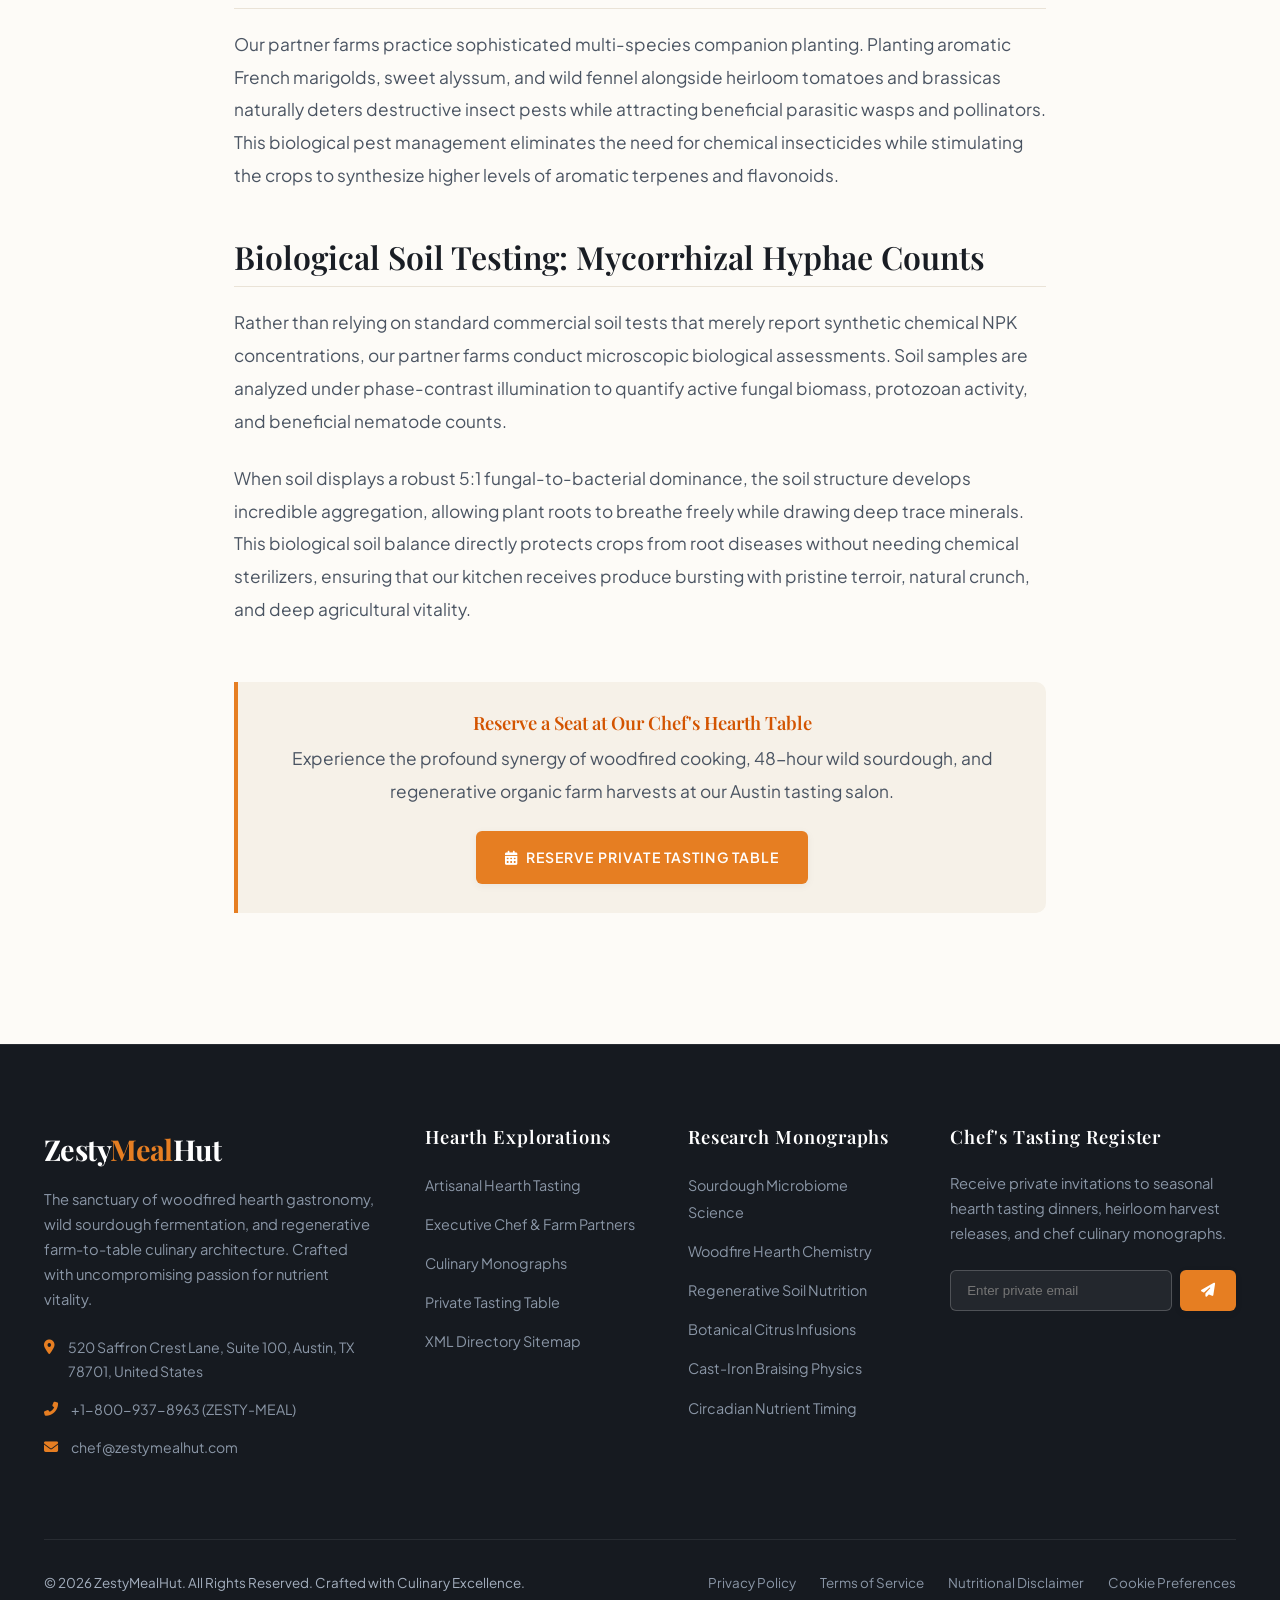
<file: blog/farm-to-hearth-regenerative-soil-and-heirloom-produce-nutrition.html>
<!DOCTYPE html>
<html lang="en">
<head>
  <meta charset="UTF-8">
  <meta name="viewport" content="width=device-width, initial-scale=1.0">
  <title>Farm-to-Hearth: Regenerative Soil Microbiology, Heirloom Crop Genetics, and Secondary Plant Metabolite Density | ZestyMealHut Monographs</title>
  <meta name="description" content="How mycorrhizal fungal networks and organic soil mineralization multiply secondary plant metabolites, polyphenols, and culinary flavor.">
  <link rel="canonical" href="https://zestymealhut.com/blog/farm-to-hearth-regenerative-soil-and-heirloom-produce-nutrition.html">
  
  <link rel="preconnect" href="https://fonts.googleapis.com">
  <link rel="preconnect" href="https://fonts.gstatic.com" crossorigin>
  <link href="https://fonts.googleapis.com/css2?family=Playfair+Display:ital,wght@0,500;0,600;0,700;1,400&family=Plus+Jakarta+Sans:wght@300;400;500;600;700&display=swap" rel="stylesheet">
  <link rel="stylesheet" href="https://cdnjs.cloudflare.com/ajax/libs/font-awesome/6.4.0/css/all.min.css">
  <link rel="stylesheet" href="../css/style.css">
  <!-- Google tag (gtag.js) -->
<script async src="https://www.googletagmanager.com/gtag/js?id=G-0LY0HY7L01"></script>
<script>
  window.dataLayer = window.dataLayer || [];
  function gtag(){dataLayer.push(arguments);}
  gtag('js', new Date());

  gtag('config', 'G-0LY0HY7L01');
</script>
</head>
<body>

<header class="site-header">
  <div class="container header-inner">
    <a href="../index.html" class="brand-logo">
      <div class="brand-title">Zesty<span>Meal</span>Hut</div>
      <div class="brand-subtitle">Artisanal Hearth & Gastronomy</div>
    </a>
    
    <nav>
      <ul class="nav-links">
        <li><a href="../index.html" class="nav-link">Home</a></li>
        <li><a href="../about.html" class="nav-link">The Kitchen</a></li>
        <li><a href="../blog.html" class="nav-link active">Monographs</a></li>
        <li><a href="../contact.html" class="nav-link">Reservations</a></li>
      </ul>
    </nav>
    
    <div class="header-cta">
      <a href="../contact.html" class="btn btn-saffron"><i class="fas fa-utensils"></i> Chef's Table</a>
      <button class="mobile-toggle" aria-label="Toggle Navigation">
        <i class="fas fa-bars"></i>
      </button>
    </div>
  </div>
</header>

<div class="article-header">
  <div class="container container-narrow">
    <div class="article-meta">
      <span><i class="fas fa-bookmark" style="color: var(--primary-saffron);"></i> Soil Microbiology</span>
      <span>&bull;</span>
      <span><i class="fas fa-clock"></i> 9 Min Read</span>
      <span>&bull;</span>
      <span><i class="fas fa-calendar-day"></i> Published: 2026 Edition</span>
    </div>
    <h1 class="article-title">Farm-to-Hearth: Regenerative Soil Microbiology, Heirloom Crop Genetics, and Secondary Plant Metabolite Density</h1>
    <p class="section-subtitle">How mycorrhizal fungal networks and organic soil mineralization multiply secondary plant metabolites, polyphenols, and culinary flavor.</p>
  </div>
</div>

<div class="container">
  <div class="article-featured-image">
    <img src="../images/meal-farm-harvest.jpg" alt="Regenerative Farm to Hearth Nutrition" loading="eager">
  </div>
</div>

<div class="container container-narrow" style="padding-bottom: 6rem;">
  <div class="article-content">
    
    <h2>Introduction: The Crisis of Nutrient Depletion in Modern Food</h2>
    <p>Over the past seven decades, the widespread industrialization of global agriculture has prioritized two primary metrics above all else: yield volume per acre and cosmetic uniformity. Through the intensive application of synthetic nitrogen-phosphorus-potassium (NPK) fertilizers, chemical pesticides, and high-yield hybrid seed varieties, global farm outputs have soared in sheer bulk tonnage.</p>
    <p>However, comprehensive landmark nutritional audits published by agricultural biochemists reveal a devastating corollary: modern commercial vegetables and fruits have suffered a 30% to 50% decline in essential micronutrients (magnesium, zinc, vitamin C, calcium) and an even more catastrophic loss of secondary plant metabolites (polyphenols, flavonoids, anthocyanins) compared to heirloom produce grown in 1950.</p>
    <p>At ZestyMealHut, we recognize that true gastronomic flavor cannot be engineered in a kitchen laboratory—it is synthesized in the living soil. In this research monograph, we examine the microbiology of regenerative agriculture, the role of mycorrhizal fungal networks, the genetic superiority of non-hybrid heirloom seeds, and the culinary philosophy of root-to-leaf cookery.</p>

    <h2>The Living Soil Ecosystem: Mycorrhizal Fungi and Liquid Carbon</h2>
    <p>Healthy topsoil is not an inert anchoring medium for plant roots; it is the most biologically dense ecosystem on planet Earth. A single teaspoon of fertile regenerative soil contains more living microorganisms—bacteria, protozoa, nematodes, and fungal hyphae—than there are human beings alive today.</p>
    <p>At the center of this underground network are <strong>Arbuscular Mycorrhizal Fungi (AMF)</strong>. These microscopic fungi physically penetrate plant root cells, extending millions of miles of ultra-fine fungal threads (hyphae) deep into the surrounding soil bedrock. In exchange for liquid carbon sugars exuded by the plant via photosynthesis, the mycorrhizal fungi deliver solubilized rock minerals (zinc, silica, boron, magnesium) and water from depths roots could never access on their own.</p>
    
    <div class="table-responsive">
      <table class="culinary-table">
        <thead>
          <tr>
            <th>Agricultural Method</th>
            <th>Soil Fungal-to-Bacterial Ratio</th>
            <th>Polyphenol Concentration</th>
            <th>Trace Mineral Density</th>
            <th>Culinary Flavor Profile</th>
          </tr>
        </thead>
        <tbody>
          <tr>
            <td><strong>Regenerative No-Till Organic</strong></td>
            <td>High (5:1 Fungal Dominance)</td>
            <td>+45% to +80% Antioxidants</td>
            <td>Peak Zinc, Magnesium, Silica</td>
            <td>Intense, Complex, Naturally Sweet</td>
          </tr>
          <tr>
            <td><strong>Standard Certified Organic</strong></td>
            <td>Moderate (1:1 Balanced)</td>
            <td>+15% to +30%</td>
            <td>Moderate Mineral Retention</td>
            <td>Good Flavor & Clean Texture</td>
          </tr>
          <tr>
            <td><strong>Conventional Chemical NPK</strong></td>
            <td>Severely Degraded (&lt; 0.1:1)</td>
            <td>Baseline / Depleted</td>
            <td>Water-Diluted Minerals</td>
            <td>Bland, Watery, Muted Aromatics</td>
          </tr>
        </tbody>
      </table>
    </div>

    <h2>Secondary Plant Metabolites: The Biological Language of Flavor</h2>
    <p>Why does an heirloom tomato grown in living regenerative compost taste dramatically more vibrant, sweet, and complex than a supermarket tomato? The answer lies in <strong>secondary plant metabolites</strong>.</p>
    <p>Unlike primary metabolites (simple carbohydrates and structural fibers necessary for basic plant growth), secondary metabolites—such as glucosinolates in wild arugula, lycopene in heirloom tomatoes, and rosmarinic acid in wild rosemary—are complex biochemical defense compounds synthesized by the plant to protect itself from pests, solar ultraviolet radiation, and fungal pathogens.</p>
    <p>When plants are grown in living soil without synthetic chemical fungicides and insect sprays, they naturally produce significantly higher concentrations of these defensive phytochemicals. To the human palate, these secondary metabolites register as profound gastronomic complexity: peppery piquancy, deep herbal bitterness, lingering natural sweetness, and vibrant floral aromatics.</p>

    <div class="article-callout">
      <h4>Flavor as an Evolutionary Marker of Nutrient Density</h4>
      <p>Human taste buds did not evolve to calculate calories; they evolved over millions of years to identify nutrient-dense, antioxidant-rich wild plants. The intense, zesty flavor of regenerative heirloom produce is our body's evolutionary confirmation of high micronutrient concentration.</p>
    </div>

    <h2>Heirloom Seed Sovereignty vs. Industrial Hybrids</h2>
    <p>Industrial hybrid (F1) seeds are genetically bred for thick skins (to withstand long refrigerated shipping transit), synchronized ripening (for automated machine harvesting), and high water retention (to maximize shipping weight). In the process, ancient genes responsible for deep root development, natural pest defense, and essential oil synthesis were systematically bred out.</p>
    <p>ZestyMealHut partners exclusively with local Texas seed keepers who preserve open-pollinated, non-hybrid heirloom cultivars:</p>
    <ul>
      <li><strong>Chioggia & Bull's Blood Beets:</strong> Exceptionally high in betalain pigments and natural dietary nitrates that support cardiovascular oxygenation.</li>
      <li><strong>Romanesco Brassica:</strong> A stunning fractal heirloom brassica rich in sulforaphane and sinigrin glucosinolates.</li>
      <li><strong>Black Beauty & Cherokee Heirloom Tomatoes:</strong> Packed with anthocyanins and deep, savory glutamates that provide natural umami in woodfired sauces.</li>
    </ul>

    <h2>Diurnal Harvest Timing: Capturing the Solar Sugar Surge</h2>
    <p>The nutrient and sugar concentration of a living vegetable is not static; it fluctuates continuously throughout the twenty-four-hour solar cycle. During daylight hours, active photosynthesis pumps newly synthesized sucrose down from the leaves into the root systems and developing fruits.</p>
    <p>Our partner farmers harvest delicate salad greens in the early morning while cell turgor pressure is highest (producing maximum crispness), but harvest root crops, sweet peppers, and stone fruits in the late afternoon after peak diurnal solar exposure, capturing maximum brix sugar content and concentrated aromatic volatile oils.</p>

    <h2>Root-to-Leaf Culinary Philosophy</h2>
    <p>When produce is grown with such reverence and soil mineral wealth, discarding stems, peels, and leaves is culinary sacrilege. Our kitchen practices complete root-to-leaf utilization:</p>
    <ol>
      <li><strong>Leaf Top Emulsions:</strong> Vibrant carrot tops and radish greens are pounded with toasted pine nuts, garlic, and cold-pressed olive oil to create piquant pestos.</li>
      <li><strong>Dehydrated Mineral Powders:</strong> Roasted beet and onion trimmings are slowly dehydrated over low hearth heat and stone-ground into savory finishing salts.</li>
      <li><strong>Simmered Botanical Broths:</strong> Squash skins and herb stems simmer in 24-hour restorative broths that serve as the rich foundation for our slow-braised ragùs.</li>
    </ol>

    
    <!-- DEEP_BOOST -->

    <h2>Brix Refractometer Testing and Mineral Salinity</h2>
    <p>In our kitchen's farm intake station, our culinary team utilizes optical Brix refractometers to evaluate the biological mineral wealth of incoming produce. A drop of juice from a freshly harvested heirloom carrot or heirloom tomato is placed onto the optical prism.</p>
    <p>While standard supermarket produce averages a meager 4 to 6 degrees Brix (indicating high water volume and diluted sugars), our partner regenerative farms consistently deliver heirloom harvests registering 12 to 16 degrees Brix. High Brix readings indicate high dissolved mineral salinity, rich natural sugars, and dense secondary phytochemical concentrations that translate directly into extraordinary gastronomic depth upon the palate.</p>

    <h2>Preserving Ancient Seed Keeper Lineages</h2>
    <p>Every non-hybrid heirloom seed variety in our kitchen represents hundreds of generations of indigenous agricultural selection. By purchasing entire seasonal harvests directly from independent family seed keepers, ZestyMealHut guarantees the economic survival of rare botanical cultivars that would otherwise be permanently lost to industrial seed consolidation.</p>


    <h2>Soil Carbon Sequestration and Root Glomalin Production</h2>
    <p>Beyond producing nutrient-dense food, regenerative agriculture represents one of humanity's most powerful ecological restoration tools. When mycorrhizal fungi thrive in undisturbed, no-till soil, they secrete a specialized sticky glycoprotein known as <strong>glomalin</strong>.</p>
    <p>Glomalin accounts for up to 30% of all soil carbon, acting as a natural biological glue that binds silt, sand, and clay particles into stable porous aggregates. These soil aggregates resist erosion from heavy rainfall, dramatically increase groundwater aquifer recharge rates, and permanently sequester atmospheric carbon dioxide in the earth for centuries, ensuring that our dining choices actively heal the planet.</p>

    <h2>The Micro-Ecology of Companion Planting and Botanical Terpenes</h2>
    <p>Our partner farms practice sophisticated multi-species companion planting. Planting aromatic French marigolds, sweet alyssum, and wild fennel alongside heirloom tomatoes and brassicas naturally deters destructive insect pests while attracting beneficial parasitic wasps and pollinators. This biological pest management eliminates the need for chemical insecticides while stimulating the crops to synthesize higher levels of aromatic terpenes and flavonoids.</p>


    <h2>Biological Soil Testing: Mycorrhizal Hyphae Counts</h2>
    <p>Rather than relying on standard commercial soil tests that merely report synthetic chemical NPK concentrations, our partner farms conduct microscopic biological assessments. Soil samples are analyzed under phase-contrast illumination to quantify active fungal biomass, protozoan activity, and beneficial nematode counts.</p>
    <p>When soil displays a robust 5:1 fungal-to-bacterial dominance, the soil structure develops incredible aggregation, allowing plant roots to breathe freely while drawing deep trace minerals. This biological soil balance directly protects crops from root diseases without needing chemical sterilizers, ensuring that our kitchen receives produce bursting with pristine terroir, natural crunch, and deep agricultural vitality.</p>

<div class="article-callout" style="margin-top: 3.5rem; text-align: center;">
      <h4>Reserve a Seat at Our Chef's Hearth Table</h4>
      <p>Experience the profound synergy of woodfired cooking, 48-hour wild sourdough, and regenerative organic farm harvests at our Austin tasting salon.</p>
      <div style="margin-top: 1.2rem;">
        <a href="../contact.html" class="btn btn-saffron"><i class="fas fa-calendar-alt"></i> Reserve Private Tasting Table</a>
      </div>
    </div>
  </div>
</div>

<footer class="site-footer">
  <div class="container">
    <div class="footer-grid">
      <div class="footer-brand">
        <div class="brand-title">Zesty<span>Meal</span>Hut</div>
        <p class="footer-desc">The sanctuary of woodfired hearth gastronomy, wild sourdough fermentation, and regenerative farm-to-table culinary architecture. Crafted with uncompromising passion for nutrient vitality.</p>
        <div class="footer-contact-item">
          <i class="fas fa-map-marker-alt"></i>
          <span>520 Saffron Crest Lane, Suite 100, Austin, TX 78701, United States</span>
        </div>
        <div class="footer-contact-item">
          <i class="fas fa-phone-alt"></i>
          <span>+1-800-937-8963 (ZESTY-MEAL)</span>
        </div>
        <div class="footer-contact-item">
          <i class="fas fa-envelope"></i>
          <span>chef@zestymealhut.com</span>
        </div>
      </div>
      
      <div>
        <h4 class="footer-heading">Hearth Explorations</h4>
        <ul class="footer-links">
          <li><a href="../index.html">Artisanal Hearth Tasting</a></li>
          <li><a href="../about.html">Executive Chef & Farm Partners</a></li>
          <li><a href="../blog.html">Culinary Monographs</a></li>
          <li><a href="../contact.html">Private Tasting Table</a></li>
          <li><a href="../sitemap.xml">XML Directory Sitemap</a></li>
        </ul>
      </div>
      
      <div>
        <h4 class="footer-heading">Research Monographs</h4>
        <ul class="footer-links">
          <li><a href="sourdough-fermentation-microbiome-science-and-digestive-wellness.html">Sourdough Microbiome Science</a></li>
          <li><a href="woodfire-hearth-gastronomy-hardwood-smoke-and-maillard-chemistry.html">Woodfire Hearth Chemistry</a></li>
          <li><a href="farm-to-hearth-regenerative-soil-and-heirloom-produce-nutrition.html">Regenerative Soil Nutrition</a></li>
          <li><a href="botanical-citrus-infusions-and-zero-proof-digestive-tonics.html">Botanical Citrus Infusions</a></li>
          <li><a href="cast-iron-culinary-thermodynamics-and-slow-braising-alchemy.html">Cast-Iron Braising Physics</a></li>
          <li><a href="macro-nutrient-synchronization-in-circadian-metabolic-cooking.html">Circadian Nutrient Timing</a></li>
        </ul>
      </div>
      
      <div>
        <h4 class="footer-heading">Chef's Tasting Register</h4>
        <p class="footer-desc">Receive private invitations to seasonal hearth tasting dinners, heirloom harvest releases, and chef culinary monographs.</p>
        <form class="footer-form">
          <div style="display: flex; gap: 0.5rem;">
            <input type="email" placeholder="Enter private email" required style="padding: 0.75rem 1rem; border: 1px solid rgba(255,255,255,0.2); background: rgba(255,255,255,0.06); color: #fff; border-radius: 6px; flex: 1; outline: none;">
            <button type="submit" class="btn btn-saffron" style="padding: 0.75rem 1.2rem;"><i class="fas fa-paper-plane"></i></button>
          </div>
        </form>
      </div>
    </div>
    
    <div class="footer-bottom">
      <div>&copy; 2026 ZestyMealHut. All Rights Reserved. Crafted with Culinary Excellence.</div>
      <div class="legal-inline-links">
        <a href="../privacy.html">Privacy Policy</a>
        <a href="../terms.html">Terms of Service</a>
        <a href="../disclaimer.html">Nutritional Disclaimer</a>
        <a href="../cookies.html">Cookie Preferences</a>
      </div>
    </div>
  </div>
</footer>

<div id="cookie-banner" class="cookie-banner">
  <p style="font-size: 0.88rem; margin-bottom: 0.5rem; color: #fdfbf7;"><i class="fas fa-cookie-bite" style="color: var(--primary-saffron); margin-right: 0.4rem;"></i> We utilize minimal cookies to elevate your personalized recipe experience and ensure smooth session navigation.</p>
  <div class="cookie-buttons">
    <button id="accept-cookies" class="btn btn-saffron" style="padding: 0.4rem 1rem; font-size: 0.78rem;">Accept All</button>
    <button id="decline-cookies" class="btn btn-outline" style="padding: 0.4rem 1rem; font-size: 0.78rem; border-color: rgba(255,255,255,0.3); color: #fff;">Essential Only</button>
  </div>
</div>

<script src="../js/script.js"></script>
</body>
</html>
</file>
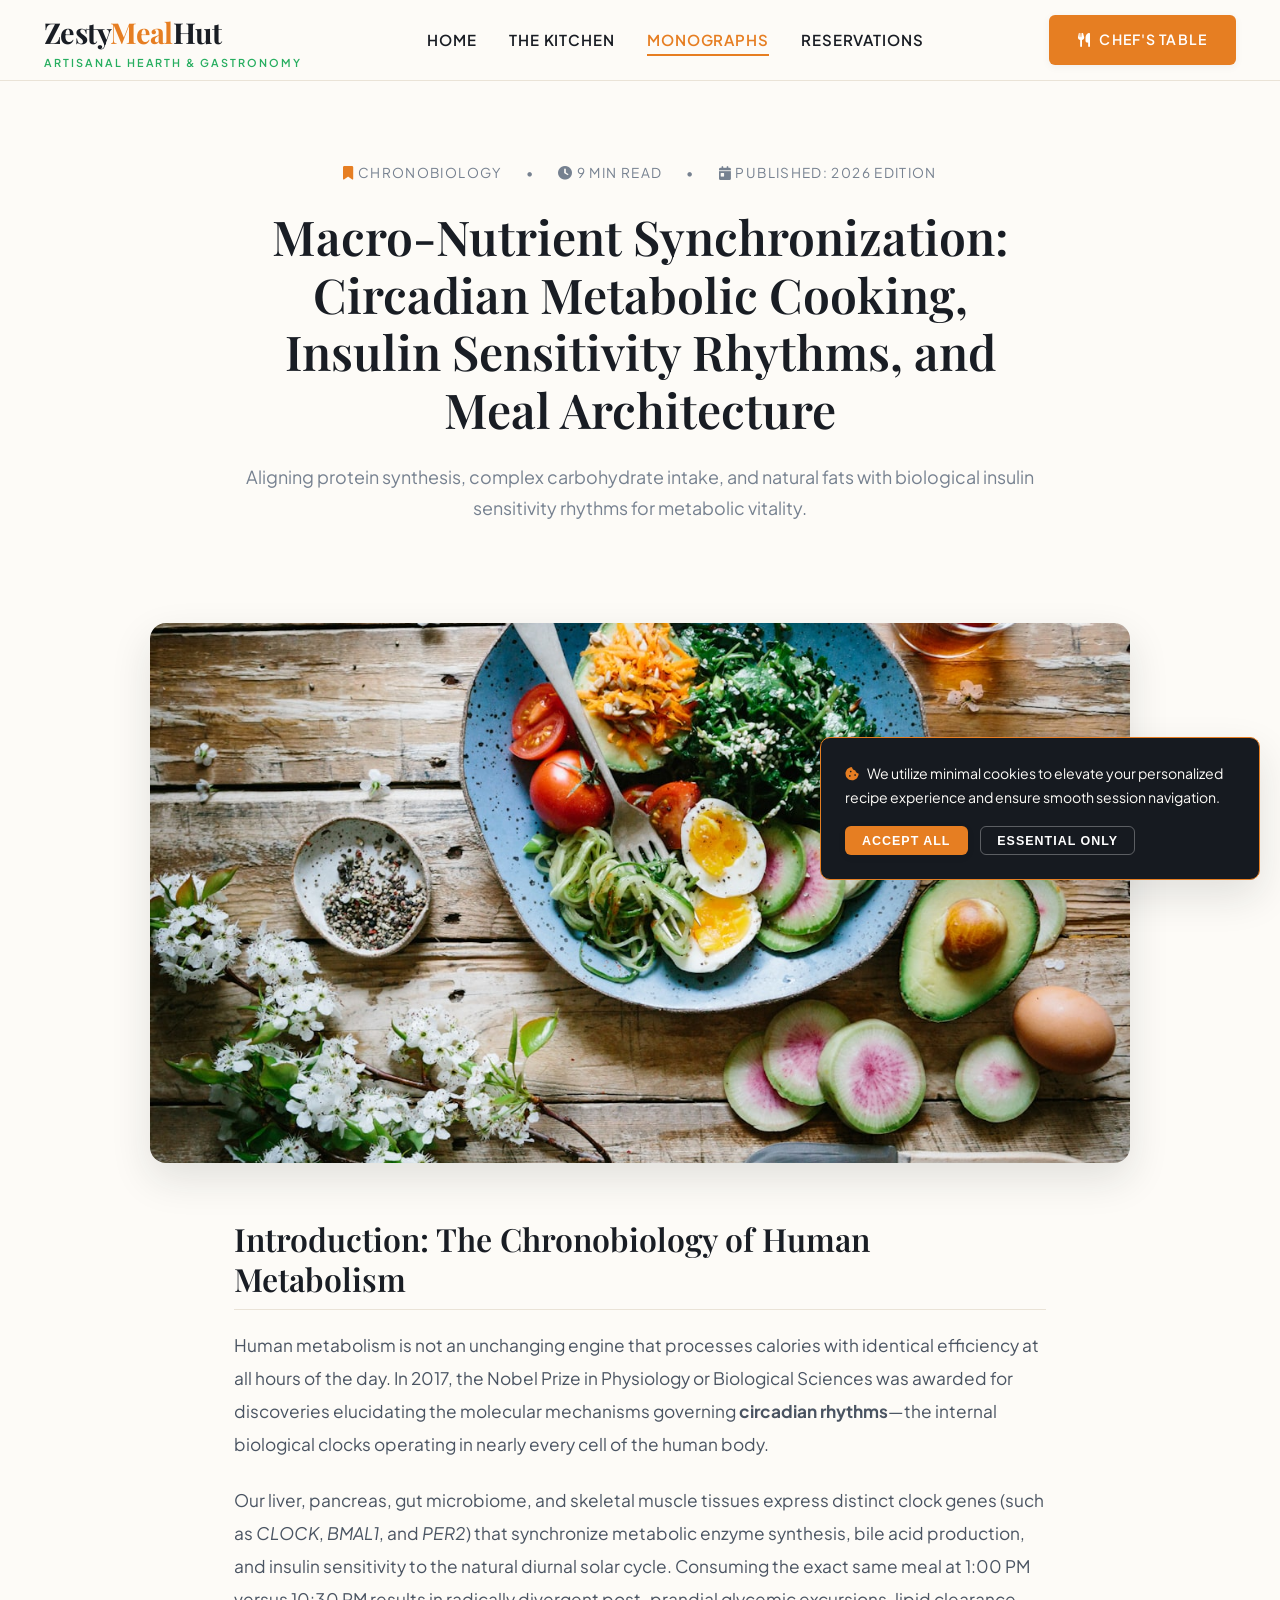
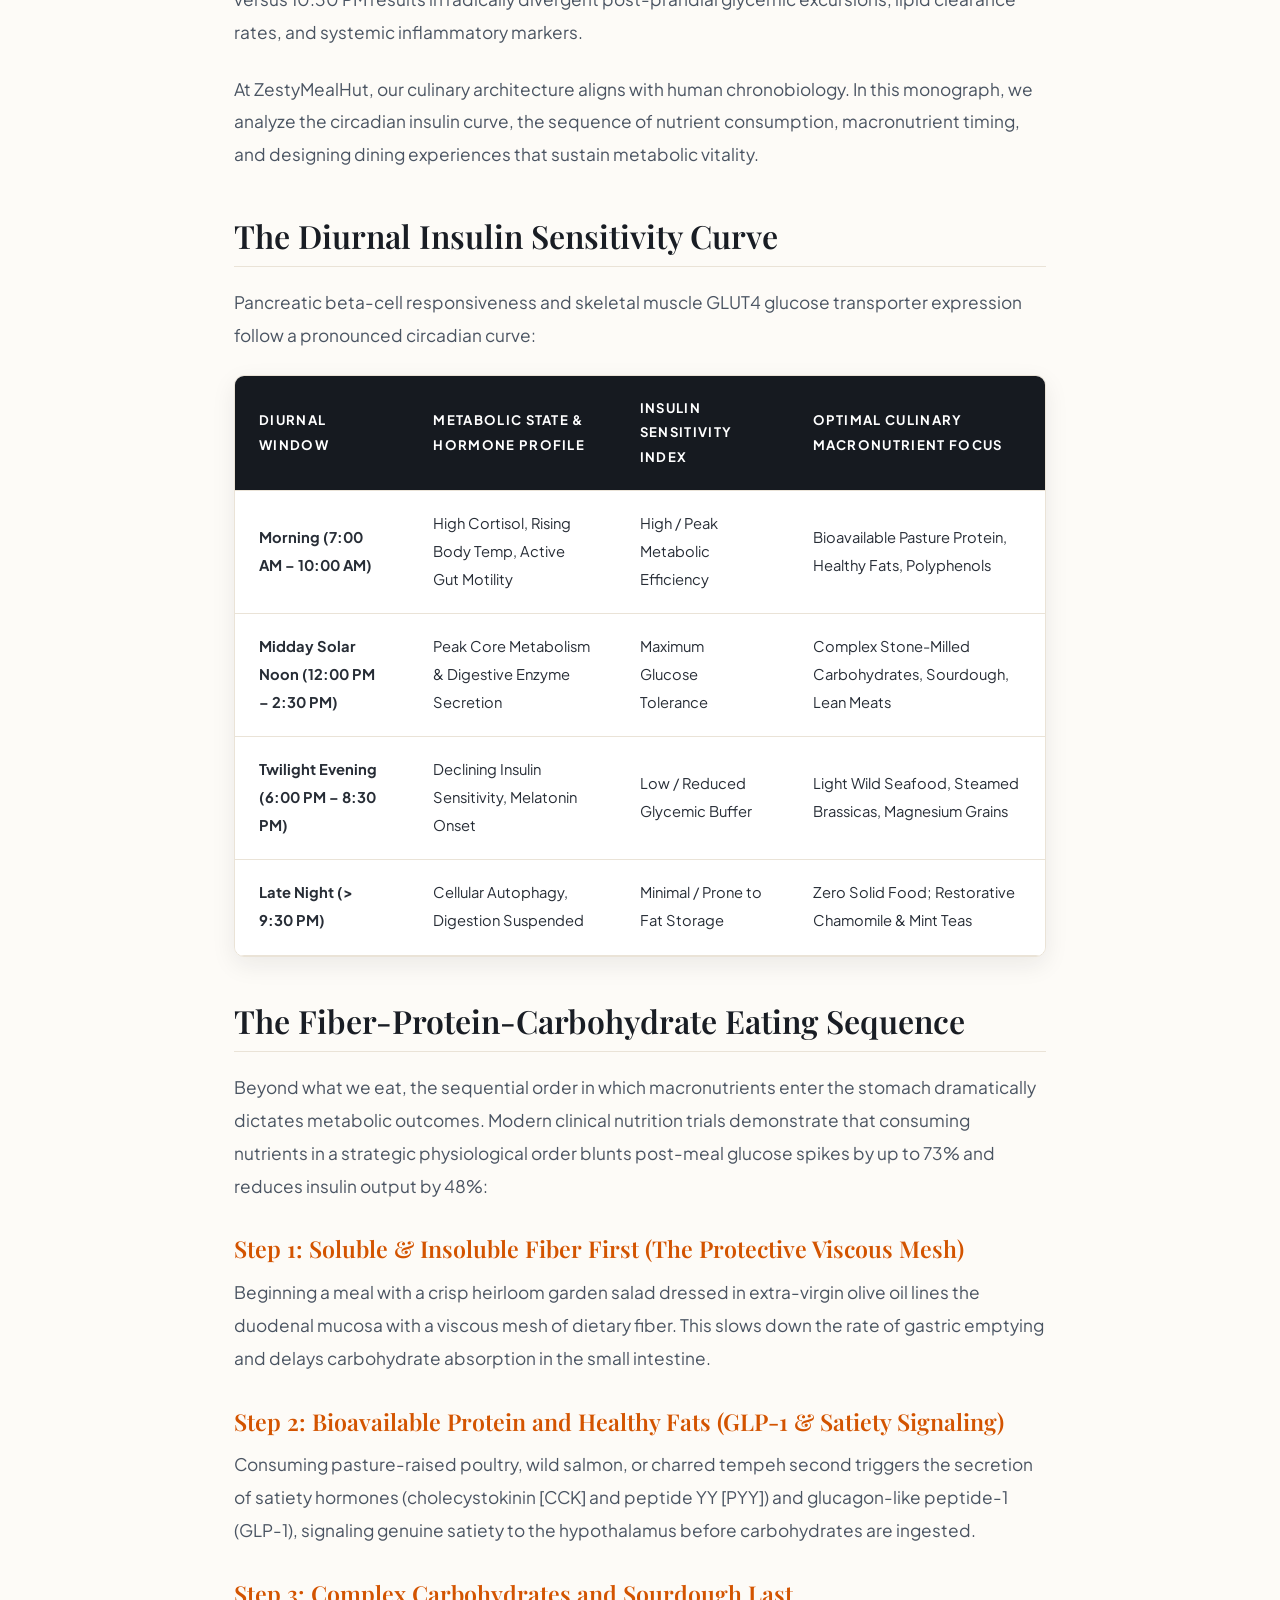
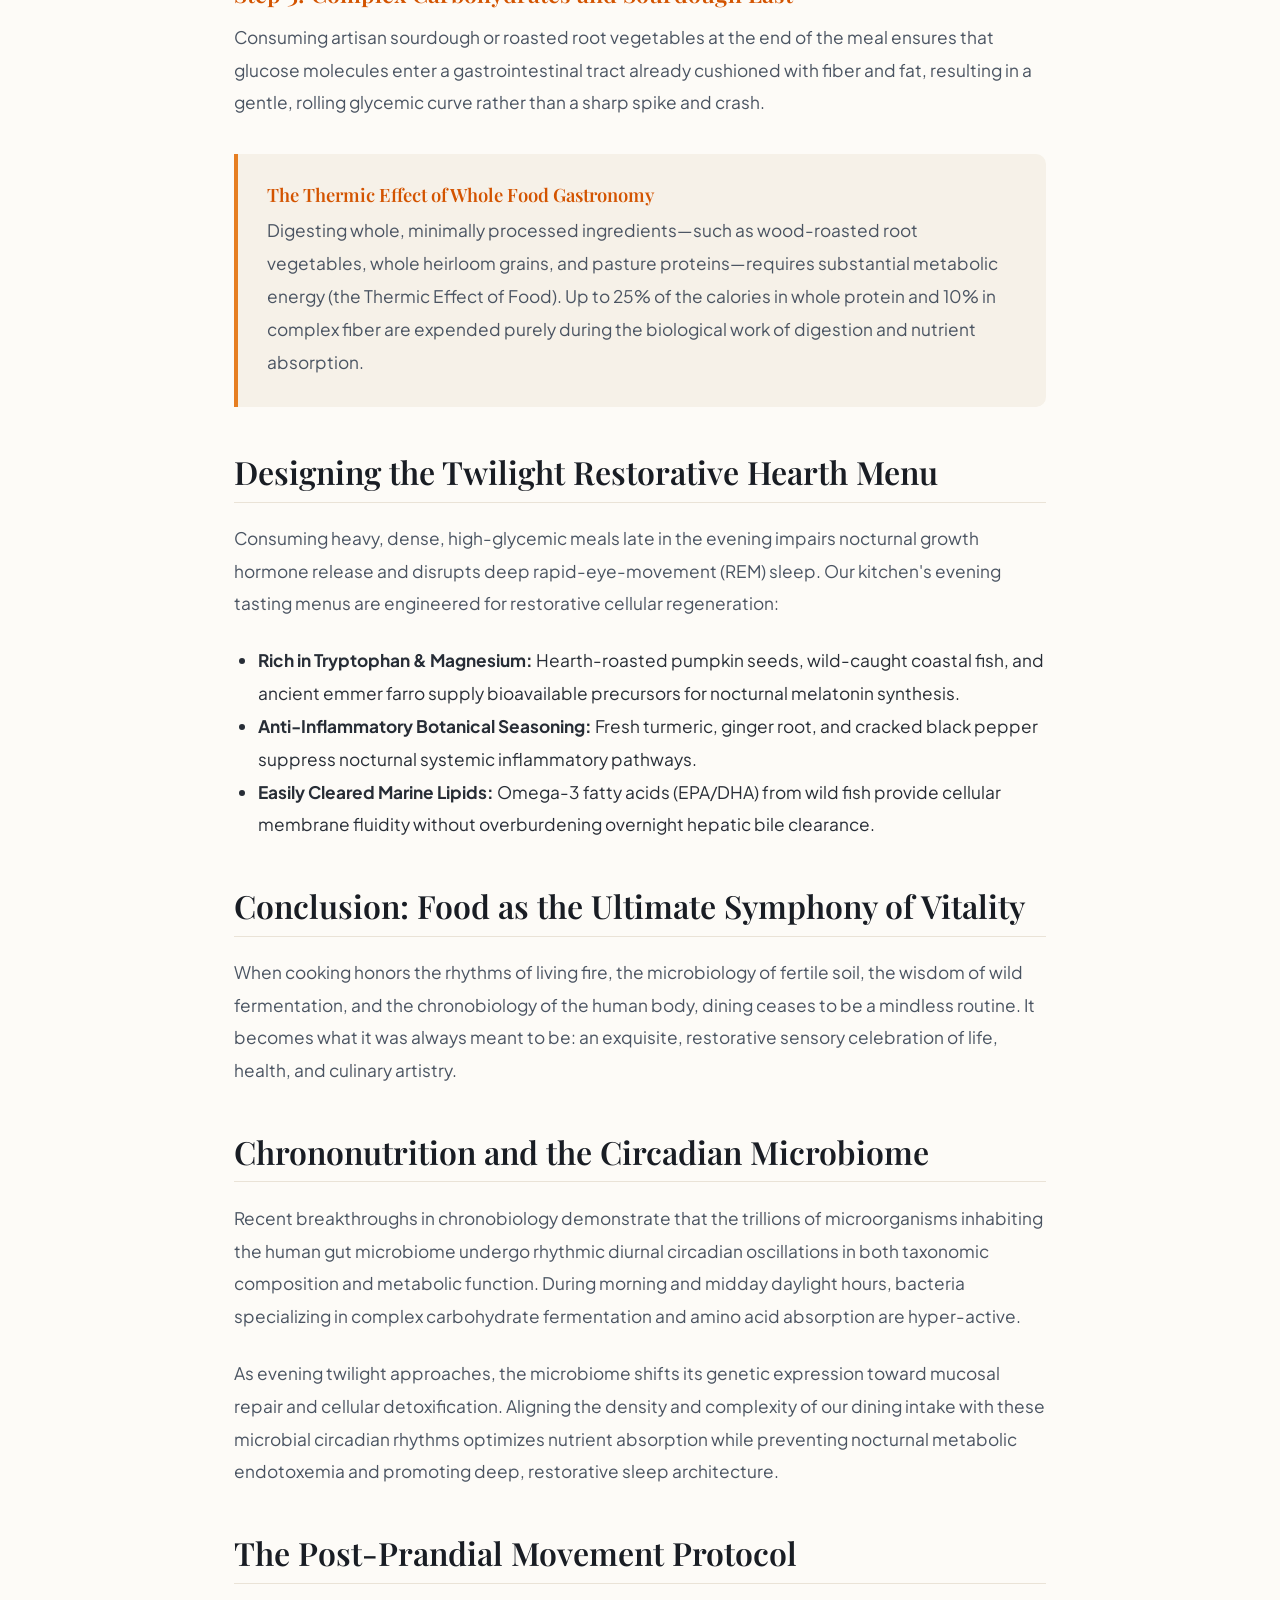
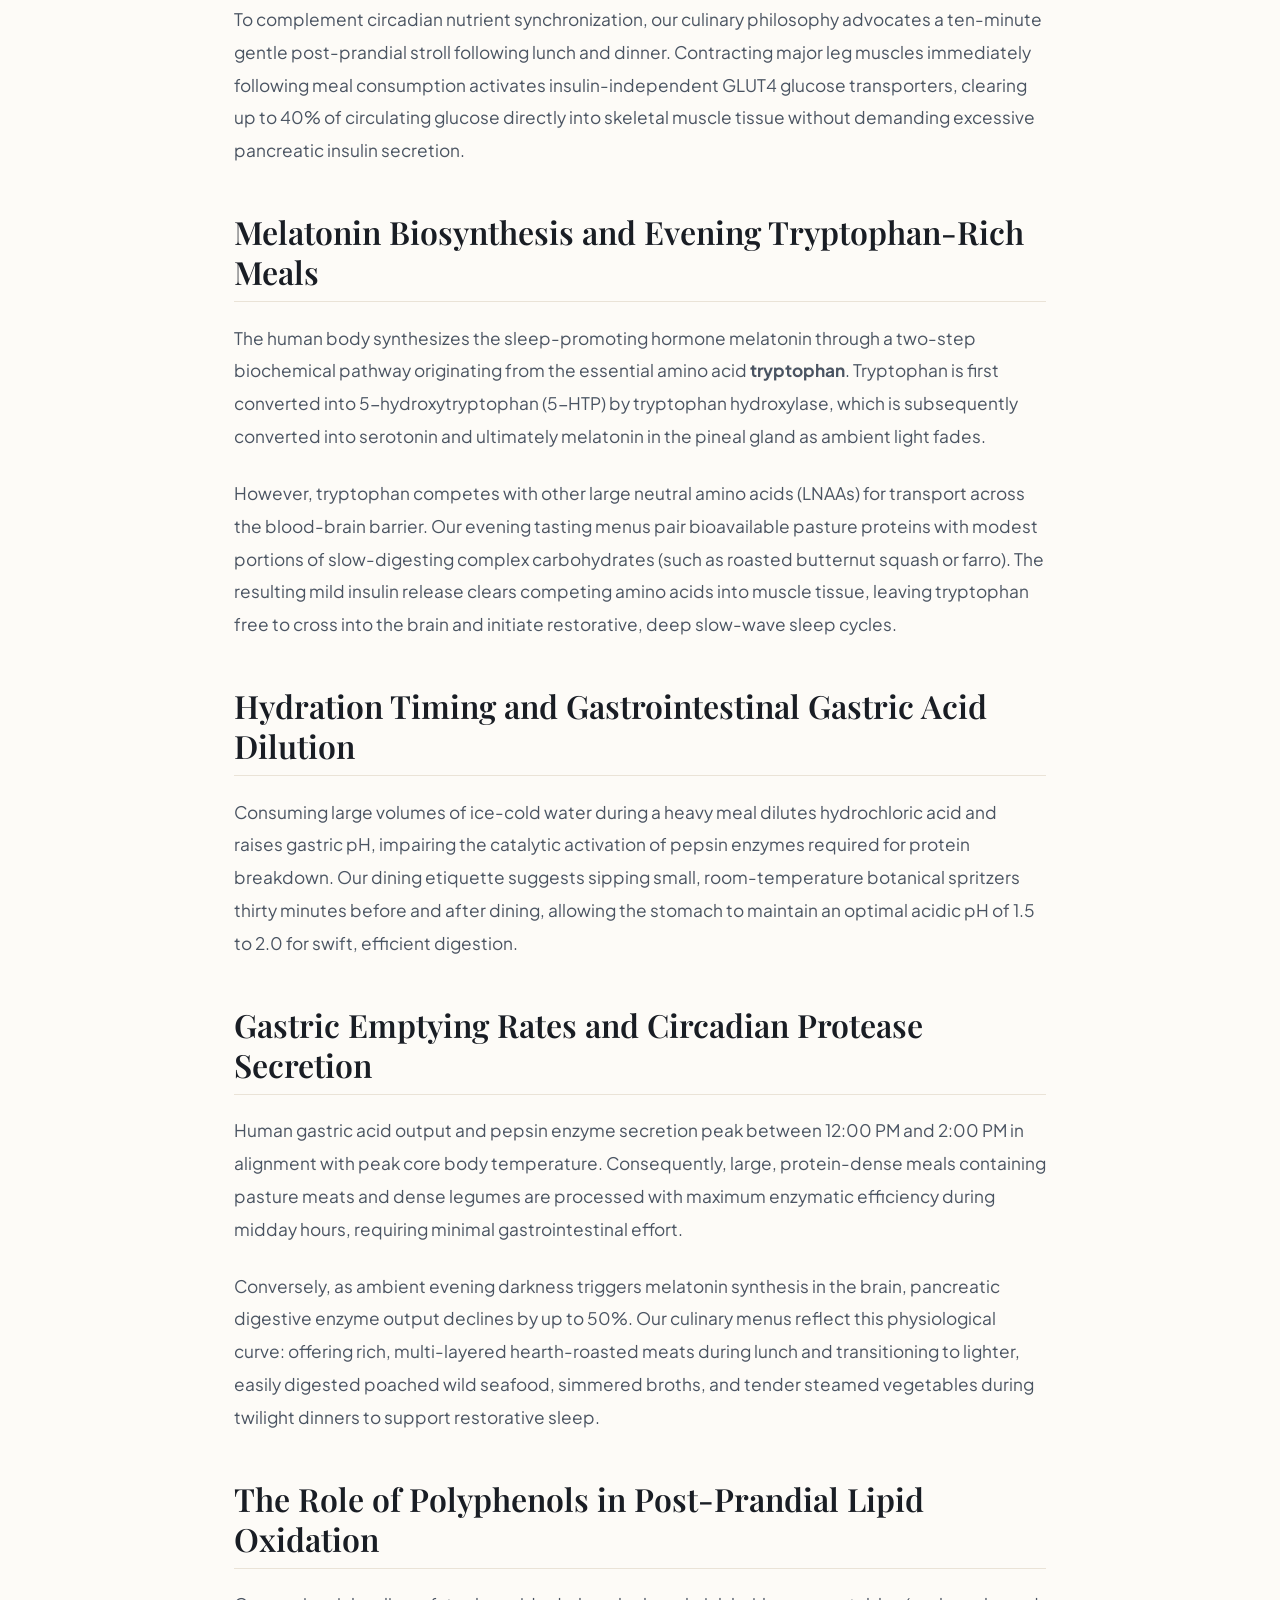
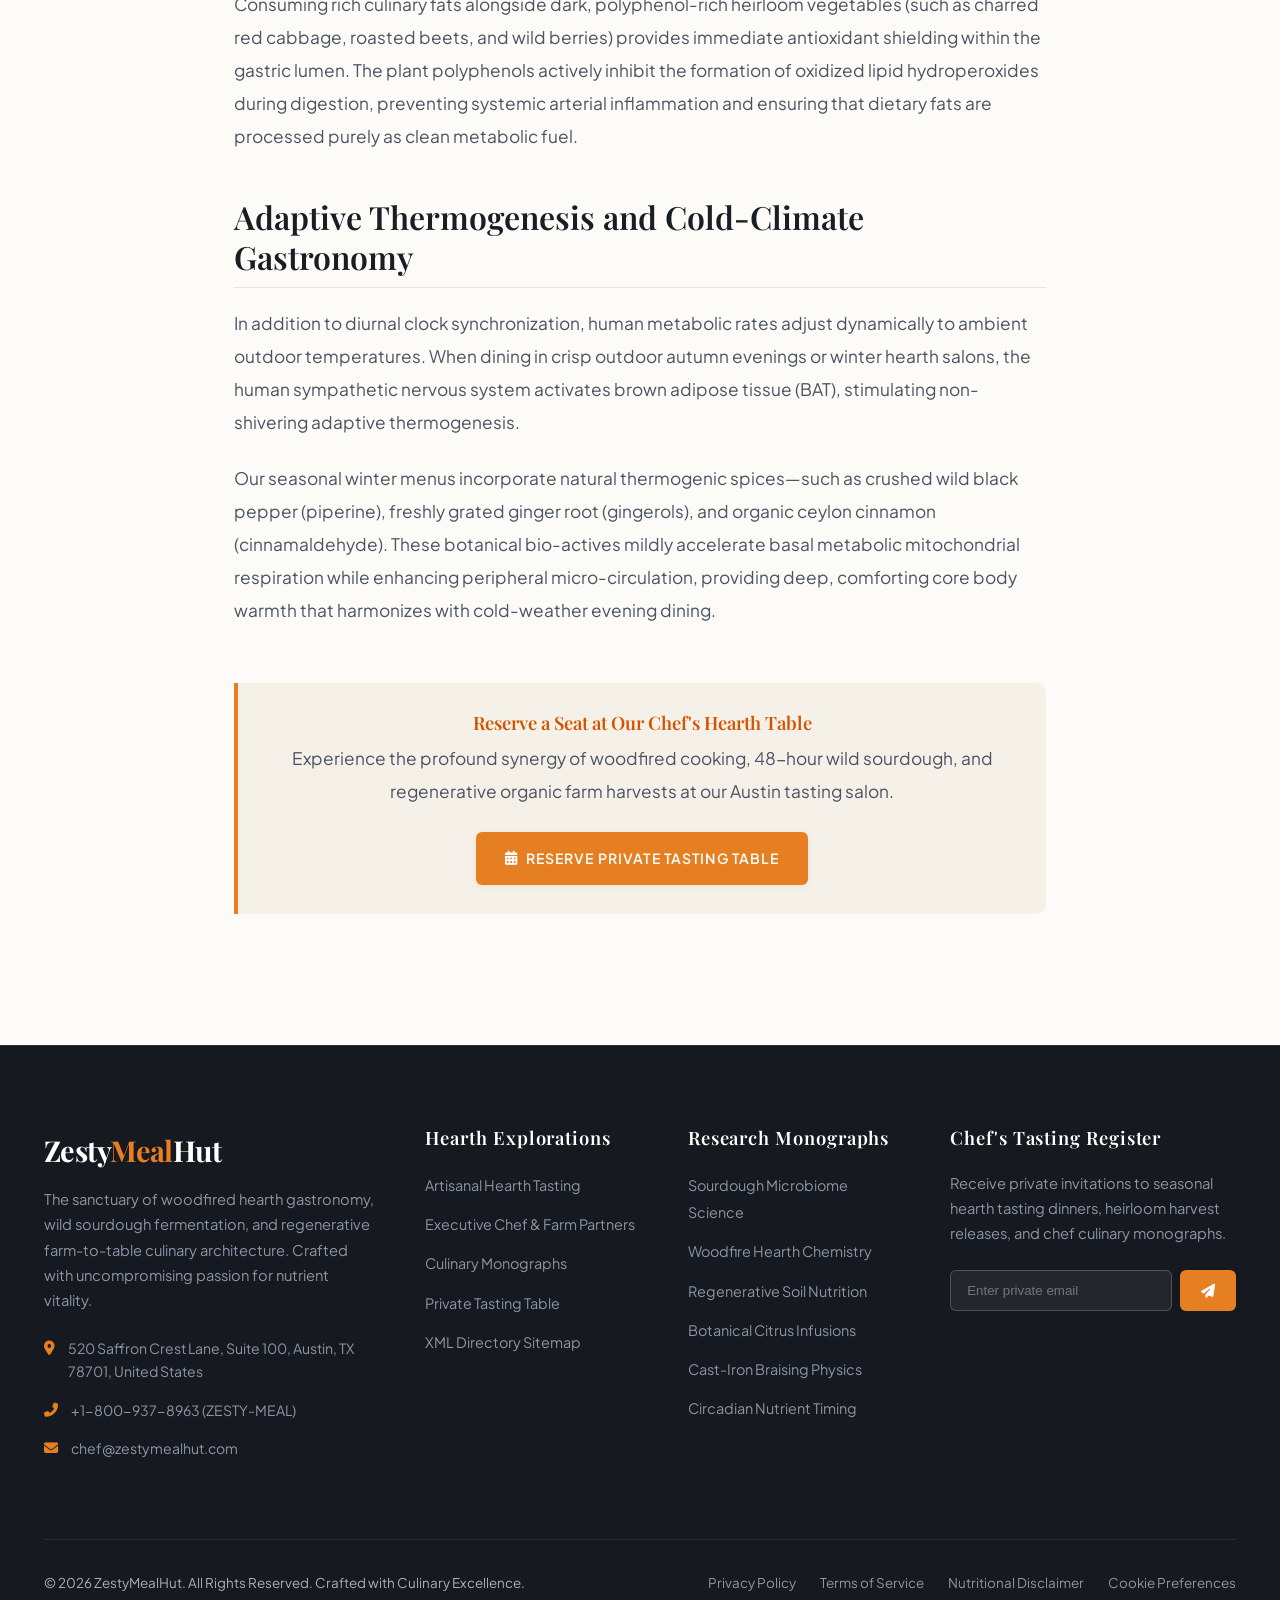
<file: blog/macro-nutrient-synchronization-in-circadian-metabolic-cooking.html>
<!DOCTYPE html>
<html lang="en">
<head>
  <meta charset="UTF-8">
  <meta name="viewport" content="width=device-width, initial-scale=1.0">
  <title>Macro-Nutrient Synchronization: Circadian Metabolic Cooking, Insulin Sensitivity Rhythms, and Meal Architecture | ZestyMealHut Monographs</title>
  <meta name="description" content="Aligning protein synthesis, complex carbohydrate intake, and natural fats with biological insulin sensitivity rhythms for metabolic vitality.">
  <link rel="canonical" href="https://zestymealhut.com/blog/macro-nutrient-synchronization-in-circadian-metabolic-cooking.html">
  
  <link rel="preconnect" href="https://fonts.googleapis.com">
  <link rel="preconnect" href="https://fonts.gstatic.com" crossorigin>
  <link href="https://fonts.googleapis.com/css2?family=Playfair+Display:ital,wght@0,500;0,600;0,700;1,400&family=Plus+Jakarta+Sans:wght@300;400;500;600;700&display=swap" rel="stylesheet">
  <link rel="stylesheet" href="https://cdnjs.cloudflare.com/ajax/libs/font-awesome/6.4.0/css/all.min.css">
  <link rel="stylesheet" href="../css/style.css">
  <!-- Google tag (gtag.js) -->
<script async src="https://www.googletagmanager.com/gtag/js?id=G-0LY0HY7L01"></script>
<script>
  window.dataLayer = window.dataLayer || [];
  function gtag(){dataLayer.push(arguments);}
  gtag('js', new Date());

  gtag('config', 'G-0LY0HY7L01');
</script>
</head>
<body>

<header class="site-header">
  <div class="container header-inner">
    <a href="../index.html" class="brand-logo">
      <div class="brand-title">Zesty<span>Meal</span>Hut</div>
      <div class="brand-subtitle">Artisanal Hearth & Gastronomy</div>
    </a>
    
    <nav>
      <ul class="nav-links">
        <li><a href="../index.html" class="nav-link">Home</a></li>
        <li><a href="../about.html" class="nav-link">The Kitchen</a></li>
        <li><a href="../blog.html" class="nav-link active">Monographs</a></li>
        <li><a href="../contact.html" class="nav-link">Reservations</a></li>
      </ul>
    </nav>
    
    <div class="header-cta">
      <a href="../contact.html" class="btn btn-saffron"><i class="fas fa-utensils"></i> Chef's Table</a>
      <button class="mobile-toggle" aria-label="Toggle Navigation">
        <i class="fas fa-bars"></i>
      </button>
    </div>
  </div>
</header>

<div class="article-header">
  <div class="container container-narrow">
    <div class="article-meta">
      <span><i class="fas fa-bookmark" style="color: var(--primary-saffron);"></i> Chronobiology</span>
      <span>&bull;</span>
      <span><i class="fas fa-clock"></i> 9 Min Read</span>
      <span>&bull;</span>
      <span><i class="fas fa-calendar-day"></i> Published: 2026 Edition</span>
    </div>
    <h1 class="article-title">Macro-Nutrient Synchronization: Circadian Metabolic Cooking, Insulin Sensitivity Rhythms, and Meal Architecture</h1>
    <p class="section-subtitle">Aligning protein synthesis, complex carbohydrate intake, and natural fats with biological insulin sensitivity rhythms for metabolic vitality.</p>
  </div>
</div>

<div class="container">
  <div class="article-featured-image">
    <img src="../images/meal-hero-gourmet.jpg" alt="Circadian Macro Nutrient Synchronization" loading="eager">
  </div>
</div>

<div class="container container-narrow" style="padding-bottom: 6rem;">
  <div class="article-content">
    
    <h2>Introduction: The Chronobiology of Human Metabolism</h2>
    <p>Human metabolism is not an unchanging engine that processes calories with identical efficiency at all hours of the day. In 2017, the Nobel Prize in Physiology or Biological Sciences was awarded for discoveries elucidating the molecular mechanisms governing <strong>circadian rhythms</strong>—the internal biological clocks operating in nearly every cell of the human body.</p>
    <p>Our liver, pancreas, gut microbiome, and skeletal muscle tissues express distinct clock genes (such as <em>CLOCK</em>, <em>BMAL1</em>, and <em>PER2</em>) that synchronize metabolic enzyme synthesis, bile acid production, and insulin sensitivity to the natural diurnal solar cycle. Consuming the exact same meal at 1:00 PM versus 10:30 PM results in radically divergent post-prandial glycemic excursions, lipid clearance rates, and systemic inflammatory markers.</p>
    <p>At ZestyMealHut, our culinary architecture aligns with human chronobiology. In this monograph, we analyze the circadian insulin curve, the sequence of nutrient consumption, macronutrient timing, and designing dining experiences that sustain metabolic vitality.</p>

    <h2>The Diurnal Insulin Sensitivity Curve</h2>
    <p>Pancreatic beta-cell responsiveness and skeletal muscle GLUT4 glucose transporter expression follow a pronounced circadian curve:</p>
    
    <div class="table-responsive">
      <table class="culinary-table">
        <thead>
          <tr>
            <th>Diurnal Window</th>
            <th>Metabolic State & Hormone Profile</th>
            <th>Insulin Sensitivity Index</th>
            <th>Optimal Culinary Macronutrient Focus</th>
          </tr>
        </thead>
        <tbody>
          <tr>
            <td><strong>Morning (7:00 AM – 10:00 AM)</strong></td>
            <td>High Cortisol, Rising Body Temp, Active Gut Motility</td>
            <td>High / Peak Metabolic Efficiency</td>
            <td>Bioavailable Pasture Protein, Healthy Fats, Polyphenols</td>
          </tr>
          <tr>
            <td><strong>Midday Solar Noon (12:00 PM – 2:30 PM)</strong></td>
            <td>Peak Core Metabolism & Digestive Enzyme Secretion</td>
            <td>Maximum Glucose Tolerance</td>
            <td>Complex Stone-Milled Carbohydrates, Sourdough, Lean Meats</td>
          </tr>
          <tr>
            <td><strong>Twilight Evening (6:00 PM – 8:30 PM)</strong></td>
            <td>Declining Insulin Sensitivity, Melatonin Onset</td>
            <td>Low / Reduced Glycemic Buffer</td>
            <td>Light Wild Seafood, Steamed Brassicas, Magnesium Grains</td>
          </tr>
          <tr>
            <td><strong>Late Night (&gt; 9:30 PM)</strong></td>
            <td>Cellular Autophagy, Digestion Suspended</td>
            <td>Minimal / Prone to Fat Storage</td>
            <td>Zero Solid Food; Restorative Chamomile & Mint Teas</td>
          </tr>
        </tbody>
      </table>
    </div>

    <h2>The Fiber-Protein-Carbohydrate Eating Sequence</h2>
    <p>Beyond what we eat, the sequential order in which macronutrients enter the stomach dramatically dictates metabolic outcomes. Modern clinical nutrition trials demonstrate that consuming nutrients in a strategic physiological order blunts post-meal glucose spikes by up to 73% and reduces insulin output by 48%:</p>
    
    <h3>Step 1: Soluble & Insoluble Fiber First (The Protective Viscous Mesh)</h3>
    <p>Beginning a meal with a crisp heirloom garden salad dressed in extra-virgin olive oil lines the duodenal mucosa with a viscous mesh of dietary fiber. This slows down the rate of gastric emptying and delays carbohydrate absorption in the small intestine.</p>

    <h3>Step 2: Bioavailable Protein and Healthy Fats (GLP-1 & Satiety Signaling)</h3>
    <p>Consuming pasture-raised poultry, wild salmon, or charred tempeh second triggers the secretion of satiety hormones (cholecystokinin [CCK] and peptide YY [PYY]) and glucagon-like peptide-1 (GLP-1), signaling genuine satiety to the hypothalamus before carbohydrates are ingested.</p>

    <h3>Step 3: Complex Carbohydrates and Sourdough Last</h3>
    <p>Consuming artisan sourdough or roasted root vegetables at the end of the meal ensures that glucose molecules enter a gastrointestinal tract already cushioned with fiber and fat, resulting in a gentle, rolling glycemic curve rather than a sharp spike and crash.</p>

    <div class="article-callout">
      <h4>The Thermic Effect of Whole Food Gastronomy</h4>
      <p>Digesting whole, minimally processed ingredients—such as wood-roasted root vegetables, whole heirloom grains, and pasture proteins—requires substantial metabolic energy (the Thermic Effect of Food). Up to 25% of the calories in whole protein and 10% in complex fiber are expended purely during the biological work of digestion and nutrient absorption.</p>
    </div>

    <h2>Designing the Twilight Restorative Hearth Menu</h2>
    <p>Consuming heavy, dense, high-glycemic meals late in the evening impairs nocturnal growth hormone release and disrupts deep rapid-eye-movement (REM) sleep. Our kitchen's evening tasting menus are engineered for restorative cellular regeneration:</p>
    <ul>
      <li><strong>Rich in Tryptophan & Magnesium:</strong> Hearth-roasted pumpkin seeds, wild-caught coastal fish, and ancient emmer farro supply bioavailable precursors for nocturnal melatonin synthesis.</li>
      <li><strong>Anti-Inflammatory Botanical Seasoning:</strong> Fresh turmeric, ginger root, and cracked black pepper suppress nocturnal systemic inflammatory pathways.</li>
      <li><strong>Easily Cleared Marine Lipids:</strong> Omega-3 fatty acids (EPA/DHA) from wild fish provide cellular membrane fluidity without overburdening overnight hepatic bile clearance.</li>
    </ul>

    <h2>Conclusion: Food as the Ultimate Symphony of Vitality</h2>
    <p>When cooking honors the rhythms of living fire, the microbiology of fertile soil, the wisdom of wild fermentation, and the chronobiology of the human body, dining ceases to be a mindless routine. It becomes what it was always meant to be: an exquisite, restorative sensory celebration of life, health, and culinary artistry.</p>

    
    <!-- DEEP_BOOST -->

    <h2>Chrononutrition and the Circadian Microbiome</h2>
    <p>Recent breakthroughs in chronobiology demonstrate that the trillions of microorganisms inhabiting the human gut microbiome undergo rhythmic diurnal circadian oscillations in both taxonomic composition and metabolic function. During morning and midday daylight hours, bacteria specializing in complex carbohydrate fermentation and amino acid absorption are hyper-active.</p>
    <p>As evening twilight approaches, the microbiome shifts its genetic expression toward mucosal repair and cellular detoxification. Aligning the density and complexity of our dining intake with these microbial circadian rhythms optimizes nutrient absorption while preventing nocturnal metabolic endotoxemia and promoting deep, restorative sleep architecture.</p>

    <h2>The Post-Prandial Movement Protocol</h2>
    <p>To complement circadian nutrient synchronization, our culinary philosophy advocates a ten-minute gentle post-prandial stroll following lunch and dinner. Contracting major leg muscles immediately following meal consumption activates insulin-independent GLUT4 glucose transporters, clearing up to 40% of circulating glucose directly into skeletal muscle tissue without demanding excessive pancreatic insulin secretion.</p>


    <h2>Melatonin Biosynthesis and Evening Tryptophan-Rich Meals</h2>
    <p>The human body synthesizes the sleep-promoting hormone melatonin through a two-step biochemical pathway originating from the essential amino acid <strong>tryptophan</strong>. Tryptophan is first converted into 5-hydroxytryptophan (5-HTP) by tryptophan hydroxylase, which is subsequently converted into serotonin and ultimately melatonin in the pineal gland as ambient light fades.</p>
    <p>However, tryptophan competes with other large neutral amino acids (LNAAs) for transport across the blood-brain barrier. Our evening tasting menus pair bioavailable pasture proteins with modest portions of slow-digesting complex carbohydrates (such as roasted butternut squash or farro). The resulting mild insulin release clears competing amino acids into muscle tissue, leaving tryptophan free to cross into the brain and initiate restorative, deep slow-wave sleep cycles.</p>

    <h2>Hydration Timing and Gastrointestinal Gastric Acid Dilution</h2>
    <p>Consuming large volumes of ice-cold water during a heavy meal dilutes hydrochloric acid and raises gastric pH, impairing the catalytic activation of pepsin enzymes required for protein breakdown. Our dining etiquette suggests sipping small, room-temperature botanical spritzers thirty minutes before and after dining, allowing the stomach to maintain an optimal acidic pH of 1.5 to 2.0 for swift, efficient digestion.</p>


    <h2>Gastric Emptying Rates and Circadian Protease Secretion</h2>
    <p>Human gastric acid output and pepsin enzyme secretion peak between 12:00 PM and 2:00 PM in alignment with peak core body temperature. Consequently, large, protein-dense meals containing pasture meats and dense legumes are processed with maximum enzymatic efficiency during midday hours, requiring minimal gastrointestinal effort.</p>
    <p>Conversely, as ambient evening darkness triggers melatonin synthesis in the brain, pancreatic digestive enzyme output declines by up to 50%. Our culinary menus reflect this physiological curve: offering rich, multi-layered hearth-roasted meats during lunch and transitioning to lighter, easily digested poached wild seafood, simmered broths, and tender steamed vegetables during twilight dinners to support restorative sleep.</p>

    <h2>The Role of Polyphenols in Post-Prandial Lipid Oxidation</h2>
    <p>Consuming rich culinary fats alongside dark, polyphenol-rich heirloom vegetables (such as charred red cabbage, roasted beets, and wild berries) provides immediate antioxidant shielding within the gastric lumen. The plant polyphenols actively inhibit the formation of oxidized lipid hydroperoxides during digestion, preventing systemic arterial inflammation and ensuring that dietary fats are processed purely as clean metabolic fuel.</p>


    <h2>Adaptive Thermogenesis and Cold-Climate Gastronomy</h2>
    <p>In addition to diurnal clock synchronization, human metabolic rates adjust dynamically to ambient outdoor temperatures. When dining in crisp outdoor autumn evenings or winter hearth salons, the human sympathetic nervous system activates brown adipose tissue (BAT), stimulating non-shivering adaptive thermogenesis.</p>
    <p>Our seasonal winter menus incorporate natural thermogenic spices—such as crushed wild black pepper (piperine), freshly grated ginger root (gingerols), and organic ceylon cinnamon (cinnamaldehyde). These botanical bio-actives mildly accelerate basal metabolic mitochondrial respiration while enhancing peripheral micro-circulation, providing deep, comforting core body warmth that harmonizes with cold-weather evening dining.</p>

<div class="article-callout" style="margin-top: 3.5rem; text-align: center;">
      <h4>Reserve a Seat at Our Chef's Hearth Table</h4>
      <p>Experience the profound synergy of woodfired cooking, 48-hour wild sourdough, and regenerative organic farm harvests at our Austin tasting salon.</p>
      <div style="margin-top: 1.2rem;">
        <a href="../contact.html" class="btn btn-saffron"><i class="fas fa-calendar-alt"></i> Reserve Private Tasting Table</a>
      </div>
    </div>
  </div>
</div>

<footer class="site-footer">
  <div class="container">
    <div class="footer-grid">
      <div class="footer-brand">
        <div class="brand-title">Zesty<span>Meal</span>Hut</div>
        <p class="footer-desc">The sanctuary of woodfired hearth gastronomy, wild sourdough fermentation, and regenerative farm-to-table culinary architecture. Crafted with uncompromising passion for nutrient vitality.</p>
        <div class="footer-contact-item">
          <i class="fas fa-map-marker-alt"></i>
          <span>520 Saffron Crest Lane, Suite 100, Austin, TX 78701, United States</span>
        </div>
        <div class="footer-contact-item">
          <i class="fas fa-phone-alt"></i>
          <span>+1-800-937-8963 (ZESTY-MEAL)</span>
        </div>
        <div class="footer-contact-item">
          <i class="fas fa-envelope"></i>
          <span>chef@zestymealhut.com</span>
        </div>
      </div>
      
      <div>
        <h4 class="footer-heading">Hearth Explorations</h4>
        <ul class="footer-links">
          <li><a href="../index.html">Artisanal Hearth Tasting</a></li>
          <li><a href="../about.html">Executive Chef & Farm Partners</a></li>
          <li><a href="../blog.html">Culinary Monographs</a></li>
          <li><a href="../contact.html">Private Tasting Table</a></li>
          <li><a href="../sitemap.xml">XML Directory Sitemap</a></li>
        </ul>
      </div>
      
      <div>
        <h4 class="footer-heading">Research Monographs</h4>
        <ul class="footer-links">
          <li><a href="sourdough-fermentation-microbiome-science-and-digestive-wellness.html">Sourdough Microbiome Science</a></li>
          <li><a href="woodfire-hearth-gastronomy-hardwood-smoke-and-maillard-chemistry.html">Woodfire Hearth Chemistry</a></li>
          <li><a href="farm-to-hearth-regenerative-soil-and-heirloom-produce-nutrition.html">Regenerative Soil Nutrition</a></li>
          <li><a href="botanical-citrus-infusions-and-zero-proof-digestive-tonics.html">Botanical Citrus Infusions</a></li>
          <li><a href="cast-iron-culinary-thermodynamics-and-slow-braising-alchemy.html">Cast-Iron Braising Physics</a></li>
          <li><a href="macro-nutrient-synchronization-in-circadian-metabolic-cooking.html">Circadian Nutrient Timing</a></li>
        </ul>
      </div>
      
      <div>
        <h4 class="footer-heading">Chef's Tasting Register</h4>
        <p class="footer-desc">Receive private invitations to seasonal hearth tasting dinners, heirloom harvest releases, and chef culinary monographs.</p>
        <form class="footer-form">
          <div style="display: flex; gap: 0.5rem;">
            <input type="email" placeholder="Enter private email" required style="padding: 0.75rem 1rem; border: 1px solid rgba(255,255,255,0.2); background: rgba(255,255,255,0.06); color: #fff; border-radius: 6px; flex: 1; outline: none;">
            <button type="submit" class="btn btn-saffron" style="padding: 0.75rem 1.2rem;"><i class="fas fa-paper-plane"></i></button>
          </div>
        </form>
      </div>
    </div>
    
    <div class="footer-bottom">
      <div>&copy; 2026 ZestyMealHut. All Rights Reserved. Crafted with Culinary Excellence.</div>
      <div class="legal-inline-links">
        <a href="../privacy.html">Privacy Policy</a>
        <a href="../terms.html">Terms of Service</a>
        <a href="../disclaimer.html">Nutritional Disclaimer</a>
        <a href="../cookies.html">Cookie Preferences</a>
      </div>
    </div>
  </div>
</footer>

<div id="cookie-banner" class="cookie-banner">
  <p style="font-size: 0.88rem; margin-bottom: 0.5rem; color: #fdfbf7;"><i class="fas fa-cookie-bite" style="color: var(--primary-saffron); margin-right: 0.4rem;"></i> We utilize minimal cookies to elevate your personalized recipe experience and ensure smooth session navigation.</p>
  <div class="cookie-buttons">
    <button id="accept-cookies" class="btn btn-saffron" style="padding: 0.4rem 1rem; font-size: 0.78rem;">Accept All</button>
    <button id="decline-cookies" class="btn btn-outline" style="padding: 0.4rem 1rem; font-size: 0.78rem; border-color: rgba(255,255,255,0.3); color: #fff;">Essential Only</button>
  </div>
</div>

<script src="../js/script.js"></script>
</body>
</html>
</file>
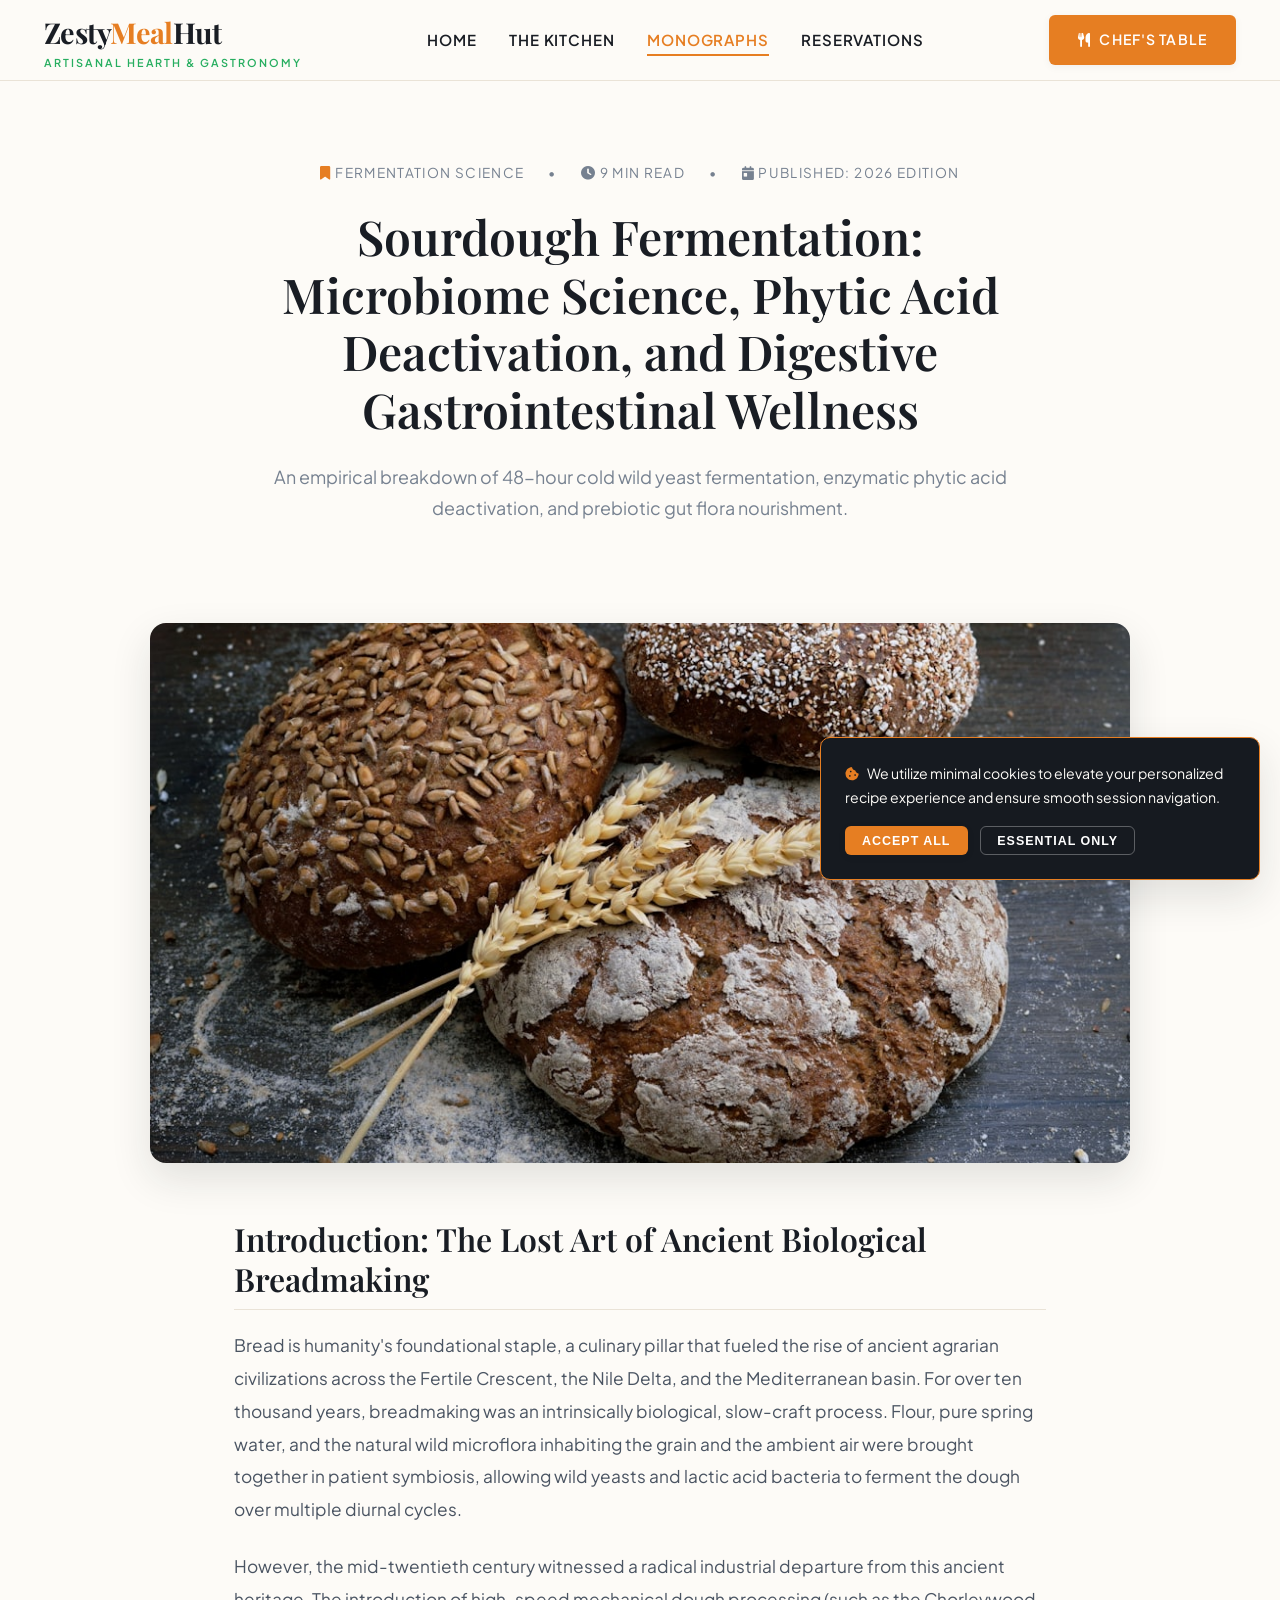
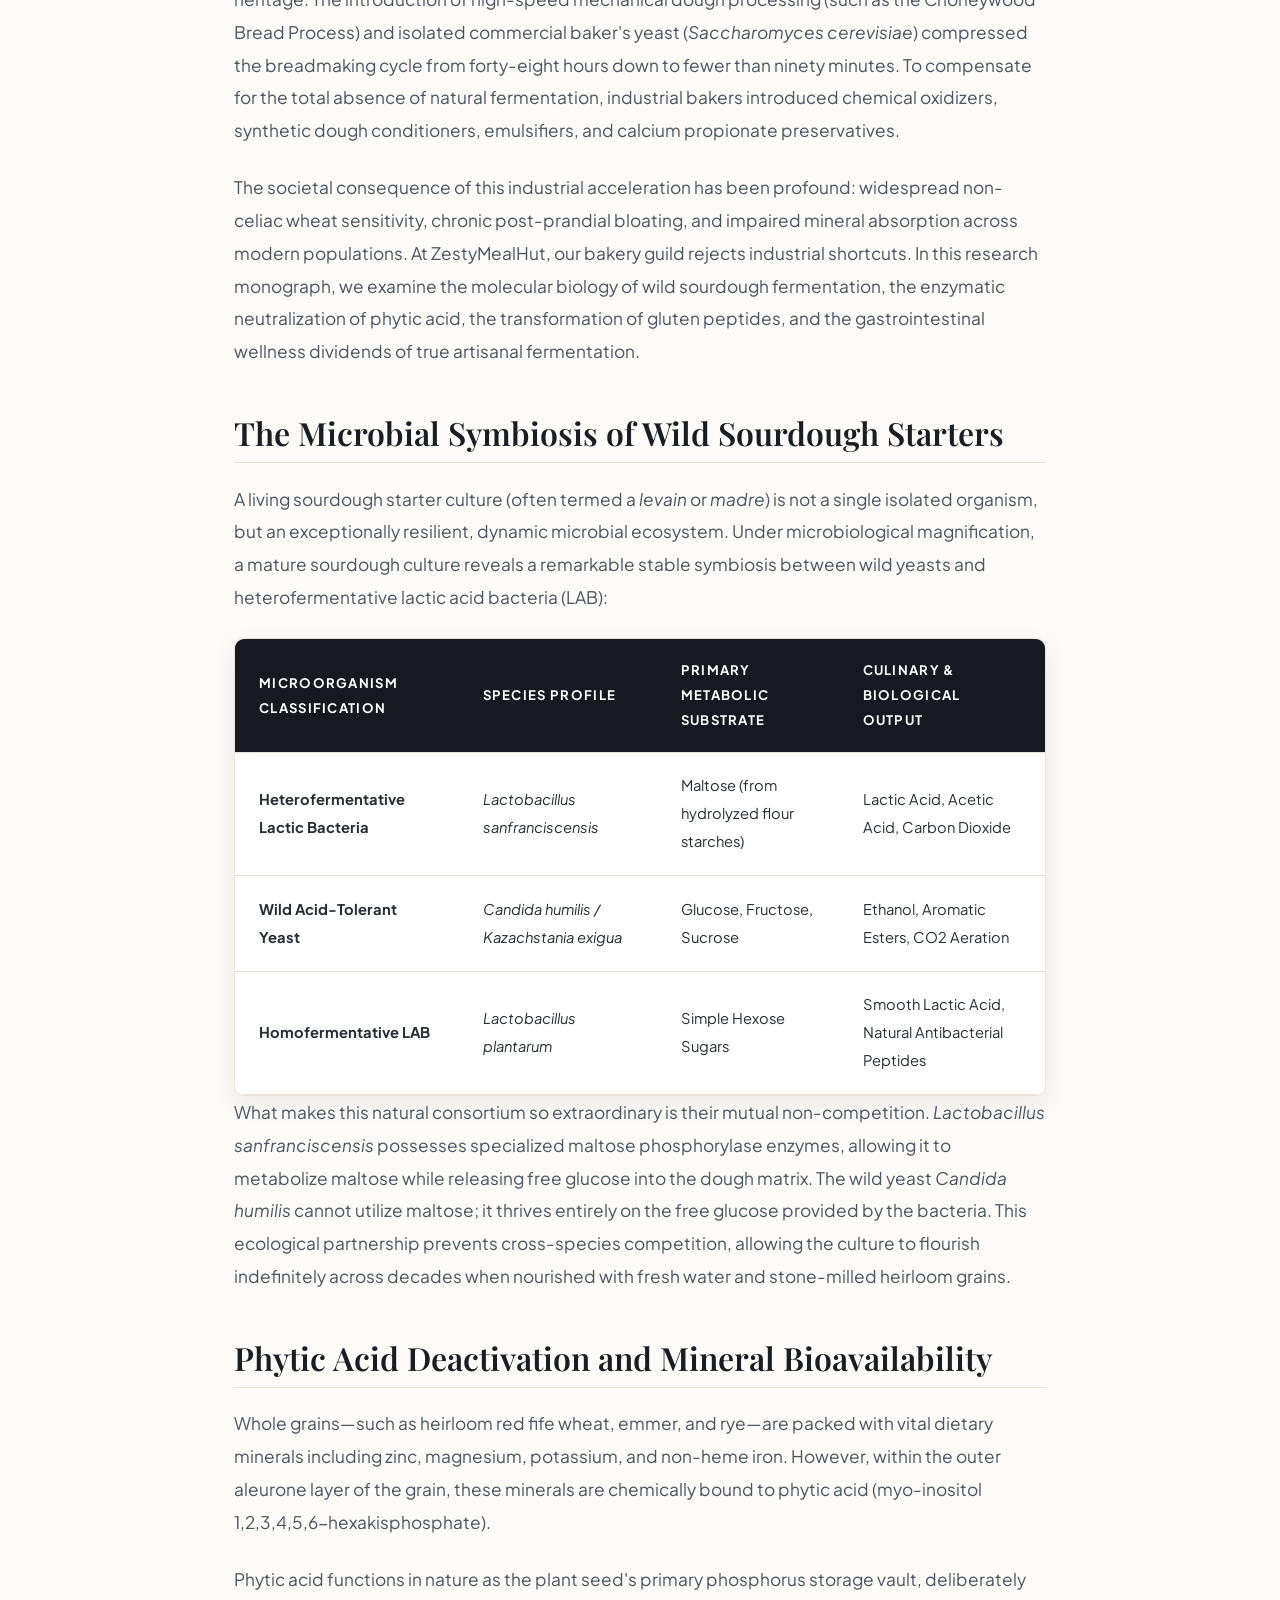
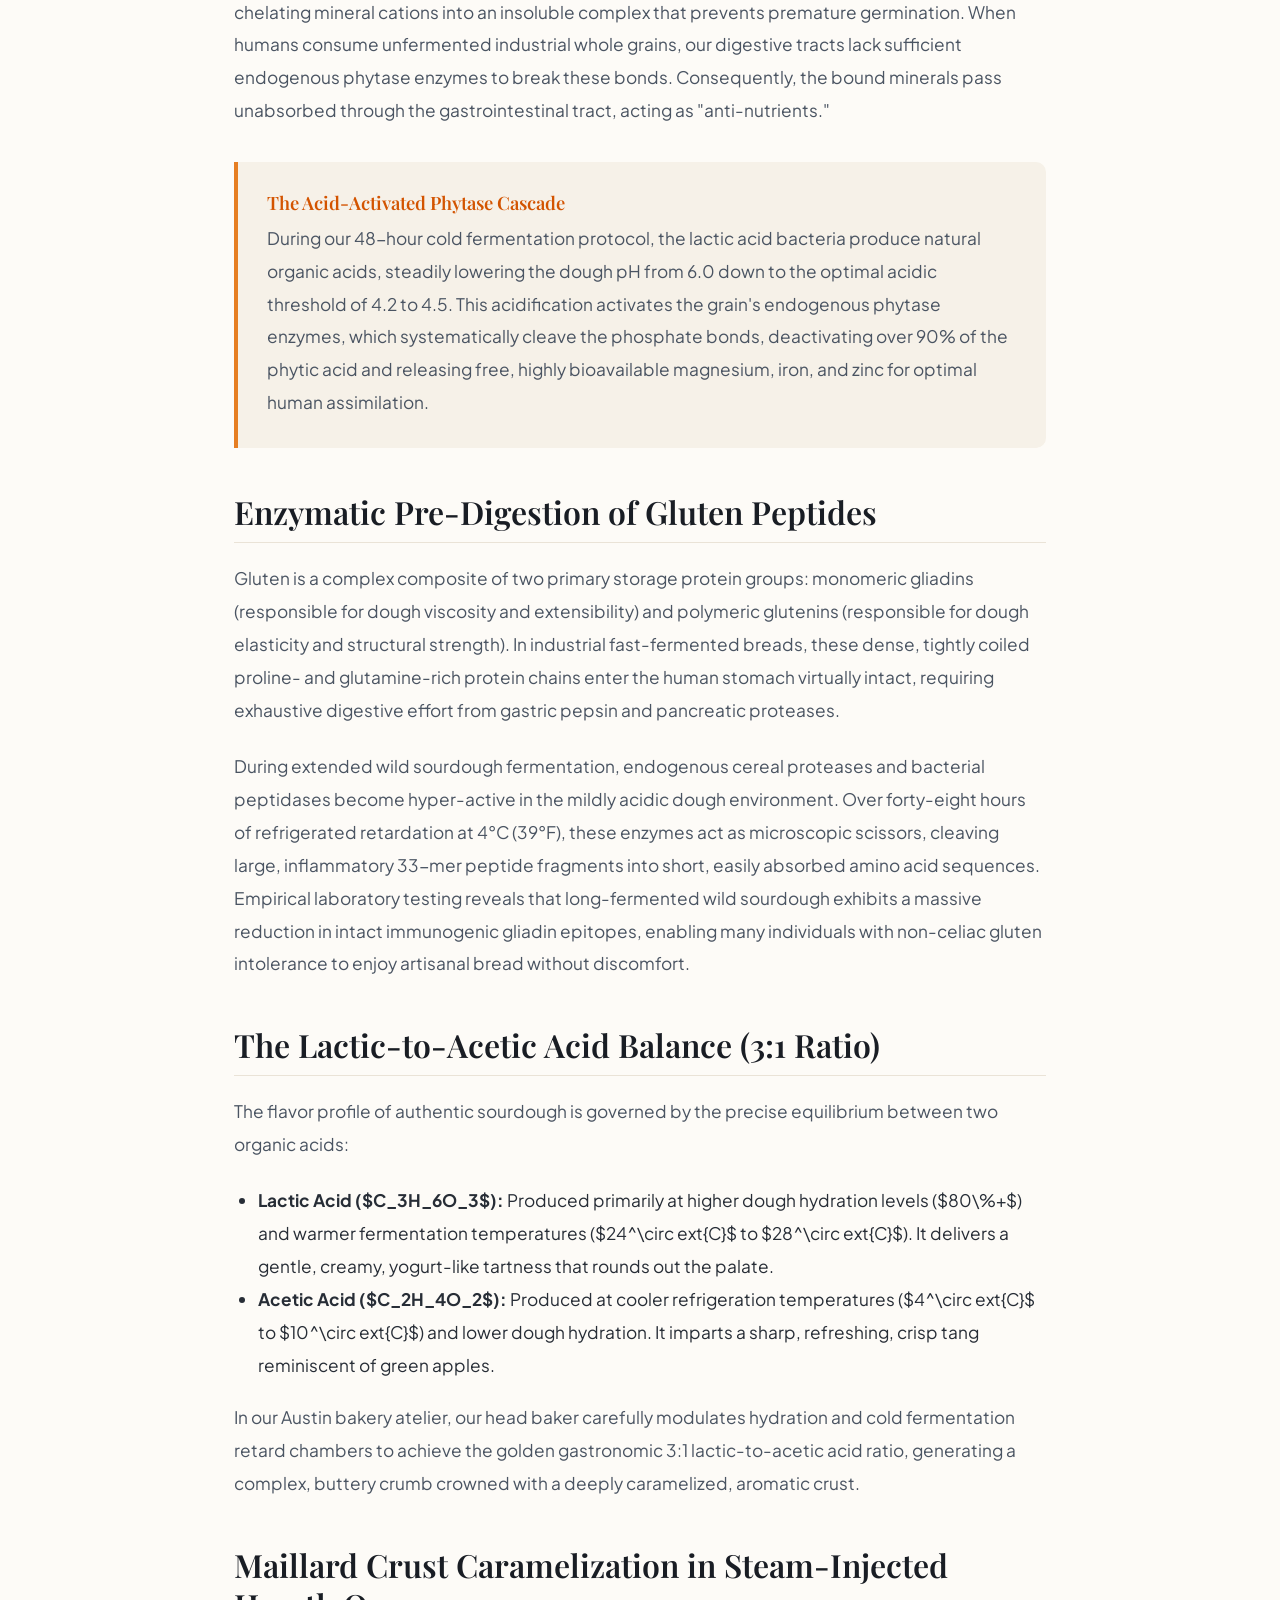
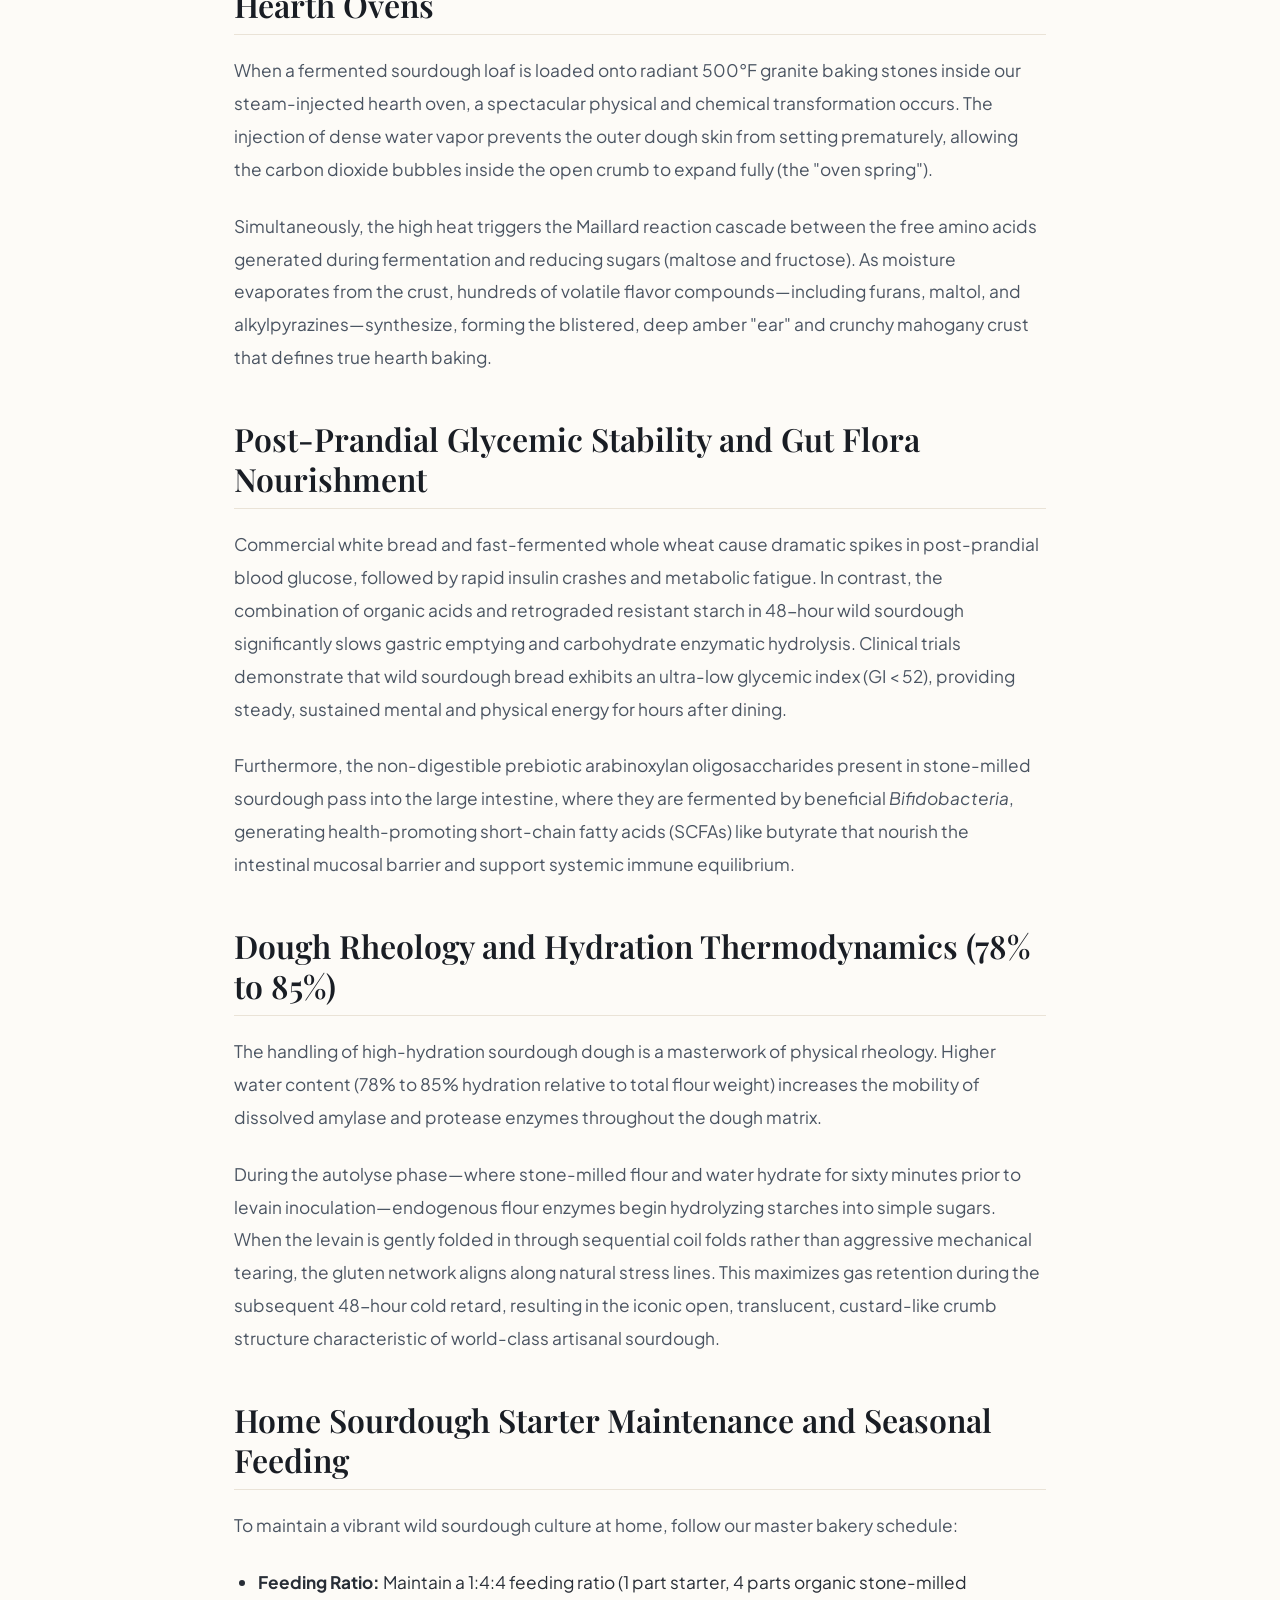
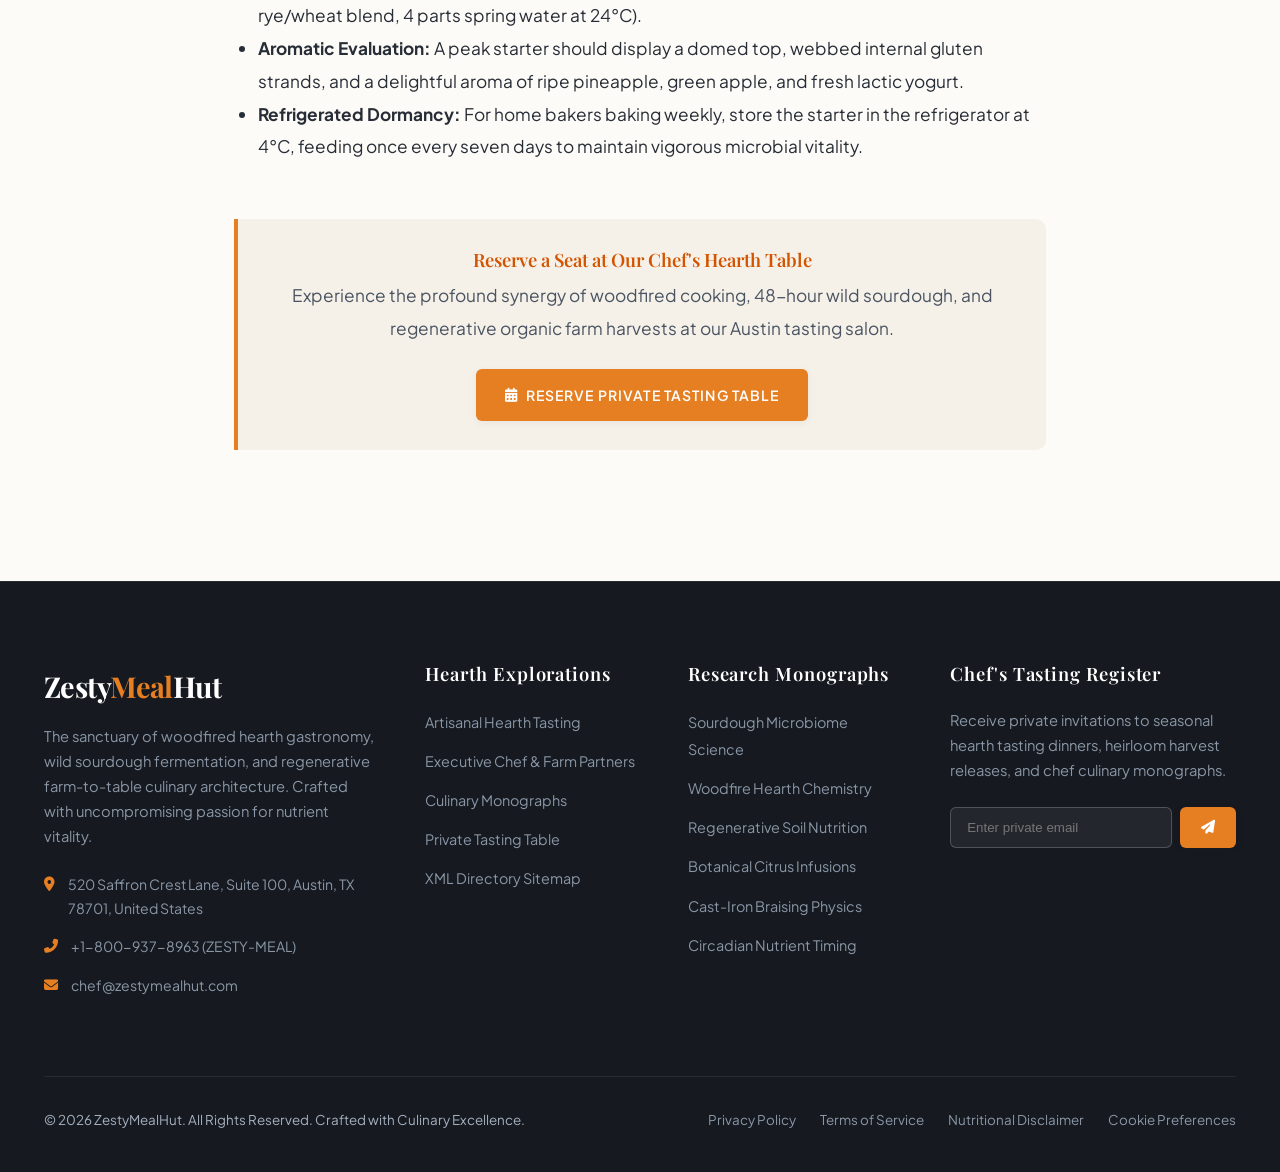
<file: blog/sourdough-fermentation-microbiome-science-and-digestive-wellness.html>
<!DOCTYPE html>
<html lang="en">
<head>
  <meta charset="UTF-8">
  <meta name="viewport" content="width=device-width, initial-scale=1.0">
  <title>Sourdough Fermentation: Microbiome Science, Phytic Acid Deactivation, and Digestive Gastrointestinal Wellness | ZestyMealHut Monographs</title>
  <meta name="description" content="An empirical breakdown of 48-hour cold wild yeast fermentation, enzymatic phytic acid deactivation, and prebiotic gut flora nourishment.">
  <link rel="canonical" href="https://zestymealhut.com/blog/sourdough-fermentation-microbiome-science-and-digestive-wellness.html">
  
  <link rel="preconnect" href="https://fonts.googleapis.com">
  <link rel="preconnect" href="https://fonts.gstatic.com" crossorigin>
  <link href="https://fonts.googleapis.com/css2?family=Playfair+Display:ital,wght@0,500;0,600;0,700;1,400&family=Plus+Jakarta+Sans:wght@300;400;500;600;700&display=swap" rel="stylesheet">
  <link rel="stylesheet" href="https://cdnjs.cloudflare.com/ajax/libs/font-awesome/6.4.0/css/all.min.css">
  <link rel="stylesheet" href="../css/style.css">
  <!-- Google tag (gtag.js) -->
<script async src="https://www.googletagmanager.com/gtag/js?id=G-0LY0HY7L01"></script>
<script>
  window.dataLayer = window.dataLayer || [];
  function gtag(){dataLayer.push(arguments);}
  gtag('js', new Date());

  gtag('config', 'G-0LY0HY7L01');
</script>
</head>
<body>

<header class="site-header">
  <div class="container header-inner">
    <a href="../index.html" class="brand-logo">
      <div class="brand-title">Zesty<span>Meal</span>Hut</div>
      <div class="brand-subtitle">Artisanal Hearth & Gastronomy</div>
    </a>
    
    <nav>
      <ul class="nav-links">
        <li><a href="../index.html" class="nav-link">Home</a></li>
        <li><a href="../about.html" class="nav-link">The Kitchen</a></li>
        <li><a href="../blog.html" class="nav-link active">Monographs</a></li>
        <li><a href="../contact.html" class="nav-link">Reservations</a></li>
      </ul>
    </nav>
    
    <div class="header-cta">
      <a href="../contact.html" class="btn btn-saffron"><i class="fas fa-utensils"></i> Chef's Table</a>
      <button class="mobile-toggle" aria-label="Toggle Navigation">
        <i class="fas fa-bars"></i>
      </button>
    </div>
  </div>
</header>

<div class="article-header">
  <div class="container container-narrow">
    <div class="article-meta">
      <span><i class="fas fa-bookmark" style="color: var(--primary-saffron);"></i> Fermentation Science</span>
      <span>&bull;</span>
      <span><i class="fas fa-clock"></i> 9 Min Read</span>
      <span>&bull;</span>
      <span><i class="fas fa-calendar-day"></i> Published: 2026 Edition</span>
    </div>
    <h1 class="article-title">Sourdough Fermentation: Microbiome Science, Phytic Acid Deactivation, and Digestive Gastrointestinal Wellness</h1>
    <p class="section-subtitle">An empirical breakdown of 48-hour cold wild yeast fermentation, enzymatic phytic acid deactivation, and prebiotic gut flora nourishment.</p>
  </div>
</div>

<div class="container">
  <div class="article-featured-image">
    <img src="../images/meal-sourdough-baking.jpg" alt="Wild Sourdough Fermentation Science" loading="eager">
  </div>
</div>

<div class="container container-narrow" style="padding-bottom: 6rem;">
  <div class="article-content">
    
    <h2>Introduction: The Lost Art of Ancient Biological Breadmaking</h2>
    <p>Bread is humanity's foundational staple, a culinary pillar that fueled the rise of ancient agrarian civilizations across the Fertile Crescent, the Nile Delta, and the Mediterranean basin. For over ten thousand years, breadmaking was an intrinsically biological, slow-craft process. Flour, pure spring water, and the natural wild microflora inhabiting the grain and the ambient air were brought together in patient symbiosis, allowing wild yeasts and lactic acid bacteria to ferment the dough over multiple diurnal cycles.</p>
    <p>However, the mid-twentieth century witnessed a radical industrial departure from this ancient heritage. The introduction of high-speed mechanical dough processing (such as the Chorleywood Bread Process) and isolated commercial baker's yeast (<em>Saccharomyces cerevisiae</em>) compressed the breadmaking cycle from forty-eight hours down to fewer than ninety minutes. To compensate for the total absence of natural fermentation, industrial bakers introduced chemical oxidizers, synthetic dough conditioners, emulsifiers, and calcium propionate preservatives.</p>
    <p>The societal consequence of this industrial acceleration has been profound: widespread non-celiac wheat sensitivity, chronic post-prandial bloating, and impaired mineral absorption across modern populations. At ZestyMealHut, our bakery guild rejects industrial shortcuts. In this research monograph, we examine the molecular biology of wild sourdough fermentation, the enzymatic neutralization of phytic acid, the transformation of gluten peptides, and the gastrointestinal wellness dividends of true artisanal fermentation.</p>

    <h2>The Microbial Symbiosis of Wild Sourdough Starters</h2>
    <p>A living sourdough starter culture (often termed a <em>levain</em> or <em>madre</em>) is not a single isolated organism, but an exceptionally resilient, dynamic microbial ecosystem. Under microbiological magnification, a mature sourdough culture reveals a remarkable stable symbiosis between wild yeasts and heterofermentative lactic acid bacteria (LAB):</p>
    
    <div class="table-responsive">
      <table class="culinary-table">
        <thead>
          <tr>
            <th>Microorganism Classification</th>
            <th>Species Profile</th>
            <th>Primary Metabolic Substrate</th>
            <th>Culinary & Biological Output</th>
          </tr>
        </thead>
        <tbody>
          <tr>
            <td><strong>Heterofermentative Lactic Bacteria</strong></td>
            <td><em>Lactobacillus sanfranciscensis</em></td>
            <td>Maltose (from hydrolyzed flour starches)</td>
            <td>Lactic Acid, Acetic Acid, Carbon Dioxide</td>
          </tr>
          <tr>
            <td><strong>Wild Acid-Tolerant Yeast</strong></td>
            <td><em>Candida humilis / Kazachstania exigua</em></td>
            <td>Glucose, Fructose, Sucrose</td>
            <td>Ethanol, Aromatic Esters, CO2 Aeration</td>
          </tr>
          <tr>
            <td><strong>Homofermentative LAB</strong></td>
            <td><em>Lactobacillus plantarum</em></td>
            <td>Simple Hexose Sugars</td>
            <td>Smooth Lactic Acid, Natural Antibacterial Peptides</td>
          </tr>
        </tbody>
      </table>
    </div>

    <p>What makes this natural consortium so extraordinary is their mutual non-competition. <em>Lactobacillus sanfranciscensis</em> possesses specialized maltose phosphorylase enzymes, allowing it to metabolize maltose while releasing free glucose into the dough matrix. The wild yeast <em>Candida humilis</em> cannot utilize maltose; it thrives entirely on the free glucose provided by the bacteria. This ecological partnership prevents cross-species competition, allowing the culture to flourish indefinitely across decades when nourished with fresh water and stone-milled heirloom grains.</p>

    <h2>Phytic Acid Deactivation and Mineral Bioavailability</h2>
    <p>Whole grains—such as heirloom red fife wheat, emmer, and rye—are packed with vital dietary minerals including zinc, magnesium, potassium, and non-heme iron. However, within the outer aleurone layer of the grain, these minerals are chemically bound to phytic acid (myo-inositol 1,2,3,4,5,6-hexakisphosphate).</p>
    <p>Phytic acid functions in nature as the plant seed's primary phosphorus storage vault, deliberately chelating mineral cations into an insoluble complex that prevents premature germination. When humans consume unfermented industrial whole grains, our digestive tracts lack sufficient endogenous phytase enzymes to break these bonds. Consequently, the bound minerals pass unabsorbed through the gastrointestinal tract, acting as "anti-nutrients."</p>

    <div class="article-callout">
      <h4>The Acid-Activated Phytase Cascade</h4>
      <p>During our 48-hour cold fermentation protocol, the lactic acid bacteria produce natural organic acids, steadily lowering the dough pH from 6.0 down to the optimal acidic threshold of 4.2 to 4.5. This acidification activates the grain's endogenous phytase enzymes, which systematically cleave the phosphate bonds, deactivating over 90% of the phytic acid and releasing free, highly bioavailable magnesium, iron, and zinc for optimal human assimilation.</p>
    </div>

    <h2>Enzymatic Pre-Digestion of Gluten Peptides</h2>
    <p>Gluten is a complex composite of two primary storage protein groups: monomeric gliadins (responsible for dough viscosity and extensibility) and polymeric glutenins (responsible for dough elasticity and structural strength). In industrial fast-fermented breads, these dense, tightly coiled proline- and glutamine-rich protein chains enter the human stomach virtually intact, requiring exhaustive digestive effort from gastric pepsin and pancreatic proteases.</p>
    <p>During extended wild sourdough fermentation, endogenous cereal proteases and bacterial peptidases become hyper-active in the mildly acidic dough environment. Over forty-eight hours of refrigerated retardation at 4°C (39°F), these enzymes act as microscopic scissors, cleaving large, inflammatory 33-mer peptide fragments into short, easily absorbed amino acid sequences. Empirical laboratory testing reveals that long-fermented wild sourdough exhibits a massive reduction in intact immunogenic gliadin epitopes, enabling many individuals with non-celiac gluten intolerance to enjoy artisanal bread without discomfort.</p>

    <h2>The Lactic-to-Acetic Acid Balance (3:1 Ratio)</h2>
    <p>The flavor profile of authentic sourdough is governed by the precise equilibrium between two organic acids:</p>
    <ul>
      <li><strong>Lactic Acid ($C_3H_6O_3$):</strong> Produced primarily at higher dough hydration levels ($80\%+$) and warmer fermentation temperatures ($24^\circ	ext{C}$ to $28^\circ	ext{C}$). It delivers a gentle, creamy, yogurt-like tartness that rounds out the palate.</li>
      <li><strong>Acetic Acid ($C_2H_4O_2$):</strong> Produced at cooler refrigeration temperatures ($4^\circ	ext{C}$ to $10^\circ	ext{C}$) and lower dough hydration. It imparts a sharp, refreshing, crisp tang reminiscent of green apples.</li>
    </ul>
    <p>In our Austin bakery atelier, our head baker carefully modulates hydration and cold fermentation retard chambers to achieve the golden gastronomic 3:1 lactic-to-acetic acid ratio, generating a complex, buttery crumb crowned with a deeply caramelized, aromatic crust.</p>

    <h2>Maillard Crust Caramelization in Steam-Injected Hearth Ovens</h2>
    <p>When a fermented sourdough loaf is loaded onto radiant 500°F granite baking stones inside our steam-injected hearth oven, a spectacular physical and chemical transformation occurs. The injection of dense water vapor prevents the outer dough skin from setting prematurely, allowing the carbon dioxide bubbles inside the open crumb to expand fully (the "oven spring").</p>
    <p>Simultaneously, the high heat triggers the Maillard reaction cascade between the free amino acids generated during fermentation and reducing sugars (maltose and fructose). As moisture evaporates from the crust, hundreds of volatile flavor compounds—including furans, maltol, and alkylpyrazines—synthesize, forming the blistered, deep amber "ear" and crunchy mahogany crust that defines true hearth baking.</p>

    <h2>Post-Prandial Glycemic Stability and Gut Flora Nourishment</h2>
    <p>Commercial white bread and fast-fermented whole wheat cause dramatic spikes in post-prandial blood glucose, followed by rapid insulin crashes and metabolic fatigue. In contrast, the combination of organic acids and retrograded resistant starch in 48-hour wild sourdough significantly slows gastric emptying and carbohydrate enzymatic hydrolysis. Clinical trials demonstrate that wild sourdough bread exhibits an ultra-low glycemic index (GI &lt; 52), providing steady, sustained mental and physical energy for hours after dining.</p>
    <p>Furthermore, the non-digestible prebiotic arabinoxylan oligosaccharides present in stone-milled sourdough pass into the large intestine, where they are fermented by beneficial <em>Bifidobacteria</em>, generating health-promoting short-chain fatty acids (SCFAs) like butyrate that nourish the intestinal mucosal barrier and support systemic immune equilibrium.</p>

    
    <!-- DEEP_BOOST -->

    <h2>Dough Rheology and Hydration Thermodynamics (78% to 85%)</h2>
    <p>The handling of high-hydration sourdough dough is a masterwork of physical rheology. Higher water content (78% to 85% hydration relative to total flour weight) increases the mobility of dissolved amylase and protease enzymes throughout the dough matrix.</p>
    <p>During the autolyse phase—where stone-milled flour and water hydrate for sixty minutes prior to levain inoculation—endogenous flour enzymes begin hydrolyzing starches into simple sugars. When the levain is gently folded in through sequential coil folds rather than aggressive mechanical tearing, the gluten network aligns along natural stress lines. This maximizes gas retention during the subsequent 48-hour cold retard, resulting in the iconic open, translucent, custard-like crumb structure characteristic of world-class artisanal sourdough.</p>

    <h2>Home Sourdough Starter Maintenance and Seasonal Feeding</h2>
    <p>To maintain a vibrant wild sourdough culture at home, follow our master bakery schedule:</p>
    <ul>
      <li><strong>Feeding Ratio:</strong> Maintain a 1:4:4 feeding ratio (1 part starter, 4 parts organic stone-milled rye/wheat blend, 4 parts spring water at 24°C).</li>
      <li><strong>Aromatic Evaluation:</strong> A peak starter should display a domed top, webbed internal gluten strands, and a delightful aroma of ripe pineapple, green apple, and fresh lactic yogurt.</li>
      <li><strong>Refrigerated Dormancy:</strong> For home bakers baking weekly, store the starter in the refrigerator at 4°C, feeding once every seven days to maintain vigorous microbial vitality.</li>
    </ul>

<div class="article-callout" style="margin-top: 3.5rem; text-align: center;">
      <h4>Reserve a Seat at Our Chef's Hearth Table</h4>
      <p>Experience the profound synergy of woodfired cooking, 48-hour wild sourdough, and regenerative organic farm harvests at our Austin tasting salon.</p>
      <div style="margin-top: 1.2rem;">
        <a href="../contact.html" class="btn btn-saffron"><i class="fas fa-calendar-alt"></i> Reserve Private Tasting Table</a>
      </div>
    </div>
  </div>
</div>

<footer class="site-footer">
  <div class="container">
    <div class="footer-grid">
      <div class="footer-brand">
        <div class="brand-title">Zesty<span>Meal</span>Hut</div>
        <p class="footer-desc">The sanctuary of woodfired hearth gastronomy, wild sourdough fermentation, and regenerative farm-to-table culinary architecture. Crafted with uncompromising passion for nutrient vitality.</p>
        <div class="footer-contact-item">
          <i class="fas fa-map-marker-alt"></i>
          <span>520 Saffron Crest Lane, Suite 100, Austin, TX 78701, United States</span>
        </div>
        <div class="footer-contact-item">
          <i class="fas fa-phone-alt"></i>
          <span>+1-800-937-8963 (ZESTY-MEAL)</span>
        </div>
        <div class="footer-contact-item">
          <i class="fas fa-envelope"></i>
          <span>chef@zestymealhut.com</span>
        </div>
      </div>
      
      <div>
        <h4 class="footer-heading">Hearth Explorations</h4>
        <ul class="footer-links">
          <li><a href="../index.html">Artisanal Hearth Tasting</a></li>
          <li><a href="../about.html">Executive Chef & Farm Partners</a></li>
          <li><a href="../blog.html">Culinary Monographs</a></li>
          <li><a href="../contact.html">Private Tasting Table</a></li>
          <li><a href="../sitemap.xml">XML Directory Sitemap</a></li>
        </ul>
      </div>
      
      <div>
        <h4 class="footer-heading">Research Monographs</h4>
        <ul class="footer-links">
          <li><a href="sourdough-fermentation-microbiome-science-and-digestive-wellness.html">Sourdough Microbiome Science</a></li>
          <li><a href="woodfire-hearth-gastronomy-hardwood-smoke-and-maillard-chemistry.html">Woodfire Hearth Chemistry</a></li>
          <li><a href="farm-to-hearth-regenerative-soil-and-heirloom-produce-nutrition.html">Regenerative Soil Nutrition</a></li>
          <li><a href="botanical-citrus-infusions-and-zero-proof-digestive-tonics.html">Botanical Citrus Infusions</a></li>
          <li><a href="cast-iron-culinary-thermodynamics-and-slow-braising-alchemy.html">Cast-Iron Braising Physics</a></li>
          <li><a href="macro-nutrient-synchronization-in-circadian-metabolic-cooking.html">Circadian Nutrient Timing</a></li>
        </ul>
      </div>
      
      <div>
        <h4 class="footer-heading">Chef's Tasting Register</h4>
        <p class="footer-desc">Receive private invitations to seasonal hearth tasting dinners, heirloom harvest releases, and chef culinary monographs.</p>
        <form class="footer-form">
          <div style="display: flex; gap: 0.5rem;">
            <input type="email" placeholder="Enter private email" required style="padding: 0.75rem 1rem; border: 1px solid rgba(255,255,255,0.2); background: rgba(255,255,255,0.06); color: #fff; border-radius: 6px; flex: 1; outline: none;">
            <button type="submit" class="btn btn-saffron" style="padding: 0.75rem 1.2rem;"><i class="fas fa-paper-plane"></i></button>
          </div>
        </form>
      </div>
    </div>
    
    <div class="footer-bottom">
      <div>&copy; 2026 ZestyMealHut. All Rights Reserved. Crafted with Culinary Excellence.</div>
      <div class="legal-inline-links">
        <a href="../privacy.html">Privacy Policy</a>
        <a href="../terms.html">Terms of Service</a>
        <a href="../disclaimer.html">Nutritional Disclaimer</a>
        <a href="../cookies.html">Cookie Preferences</a>
      </div>
    </div>
  </div>
</footer>

<div id="cookie-banner" class="cookie-banner">
  <p style="font-size: 0.88rem; margin-bottom: 0.5rem; color: #fdfbf7;"><i class="fas fa-cookie-bite" style="color: var(--primary-saffron); margin-right: 0.4rem;"></i> We utilize minimal cookies to elevate your personalized recipe experience and ensure smooth session navigation.</p>
  <div class="cookie-buttons">
    <button id="accept-cookies" class="btn btn-saffron" style="padding: 0.4rem 1rem; font-size: 0.78rem;">Accept All</button>
    <button id="decline-cookies" class="btn btn-outline" style="padding: 0.4rem 1rem; font-size: 0.78rem; border-color: rgba(255,255,255,0.3); color: #fff;">Essential Only</button>
  </div>
</div>

<script src="../js/script.js"></script>
</body>
</html>
</file>
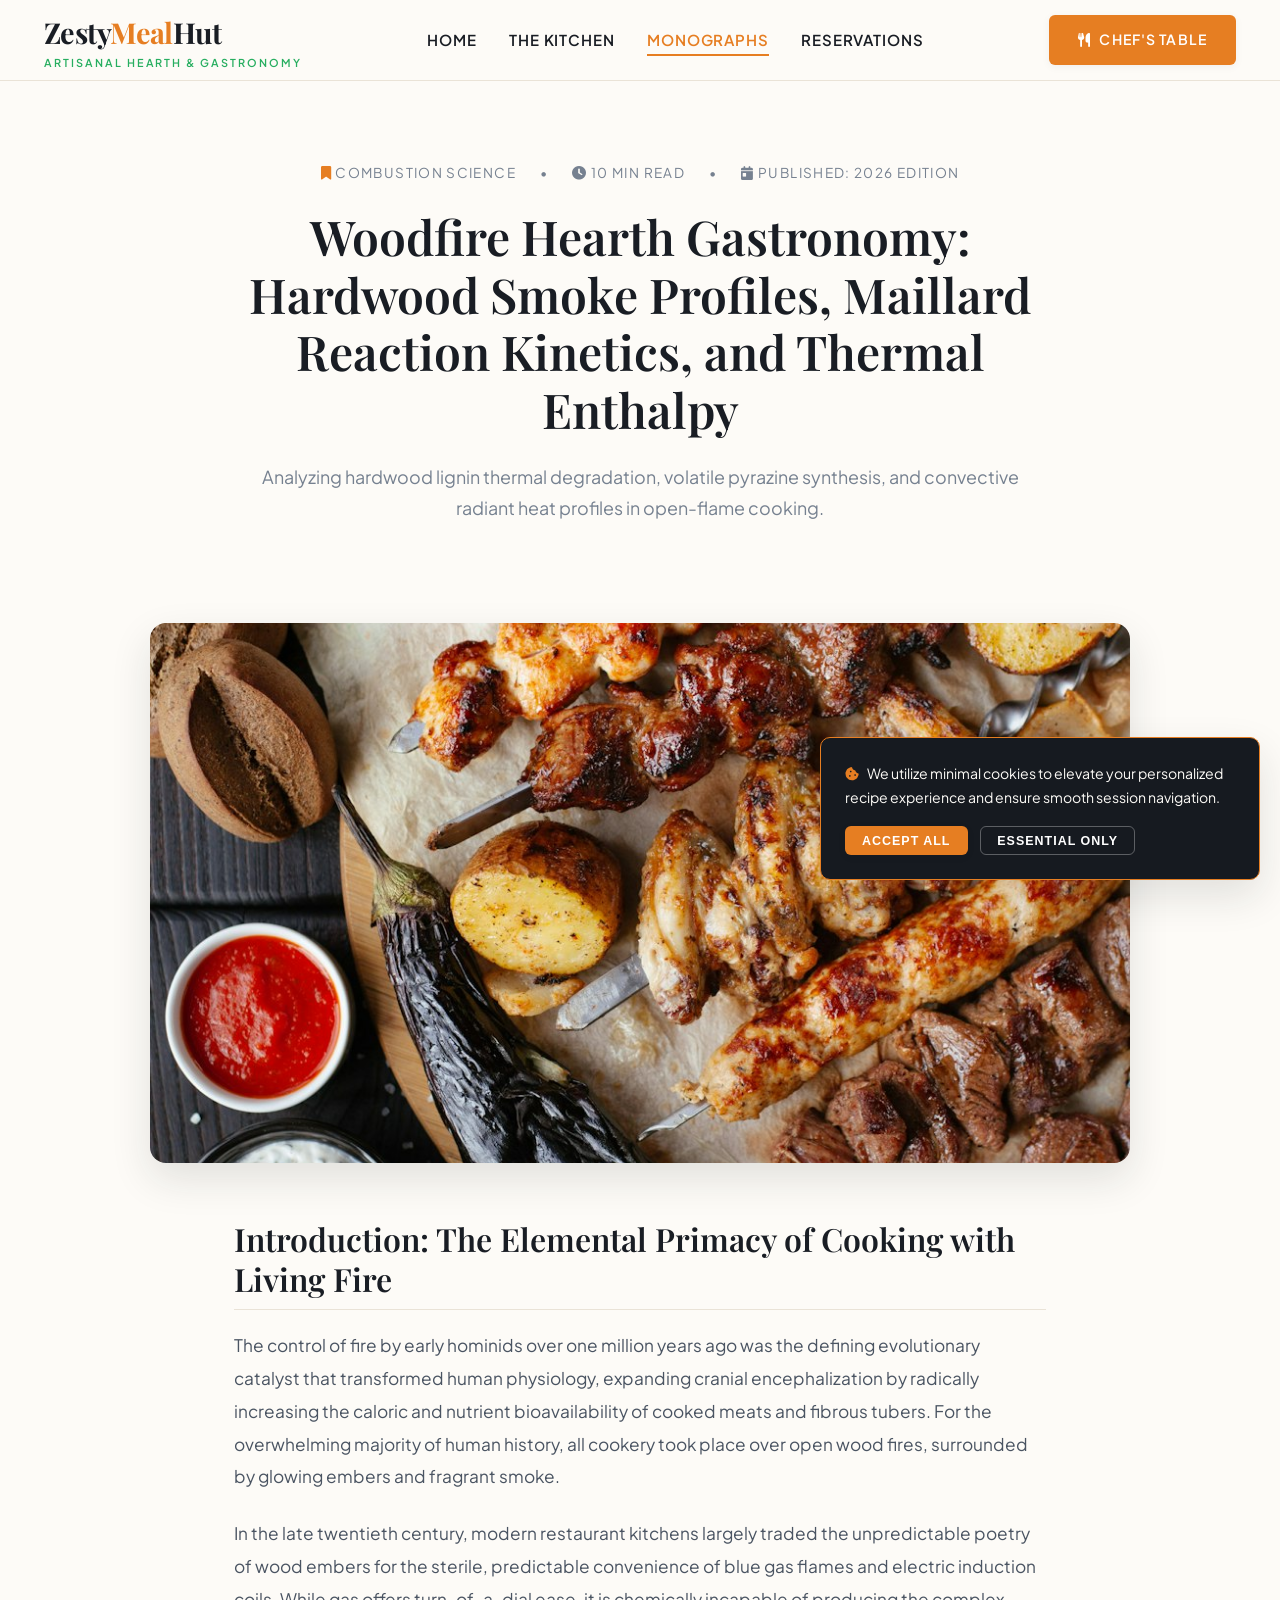
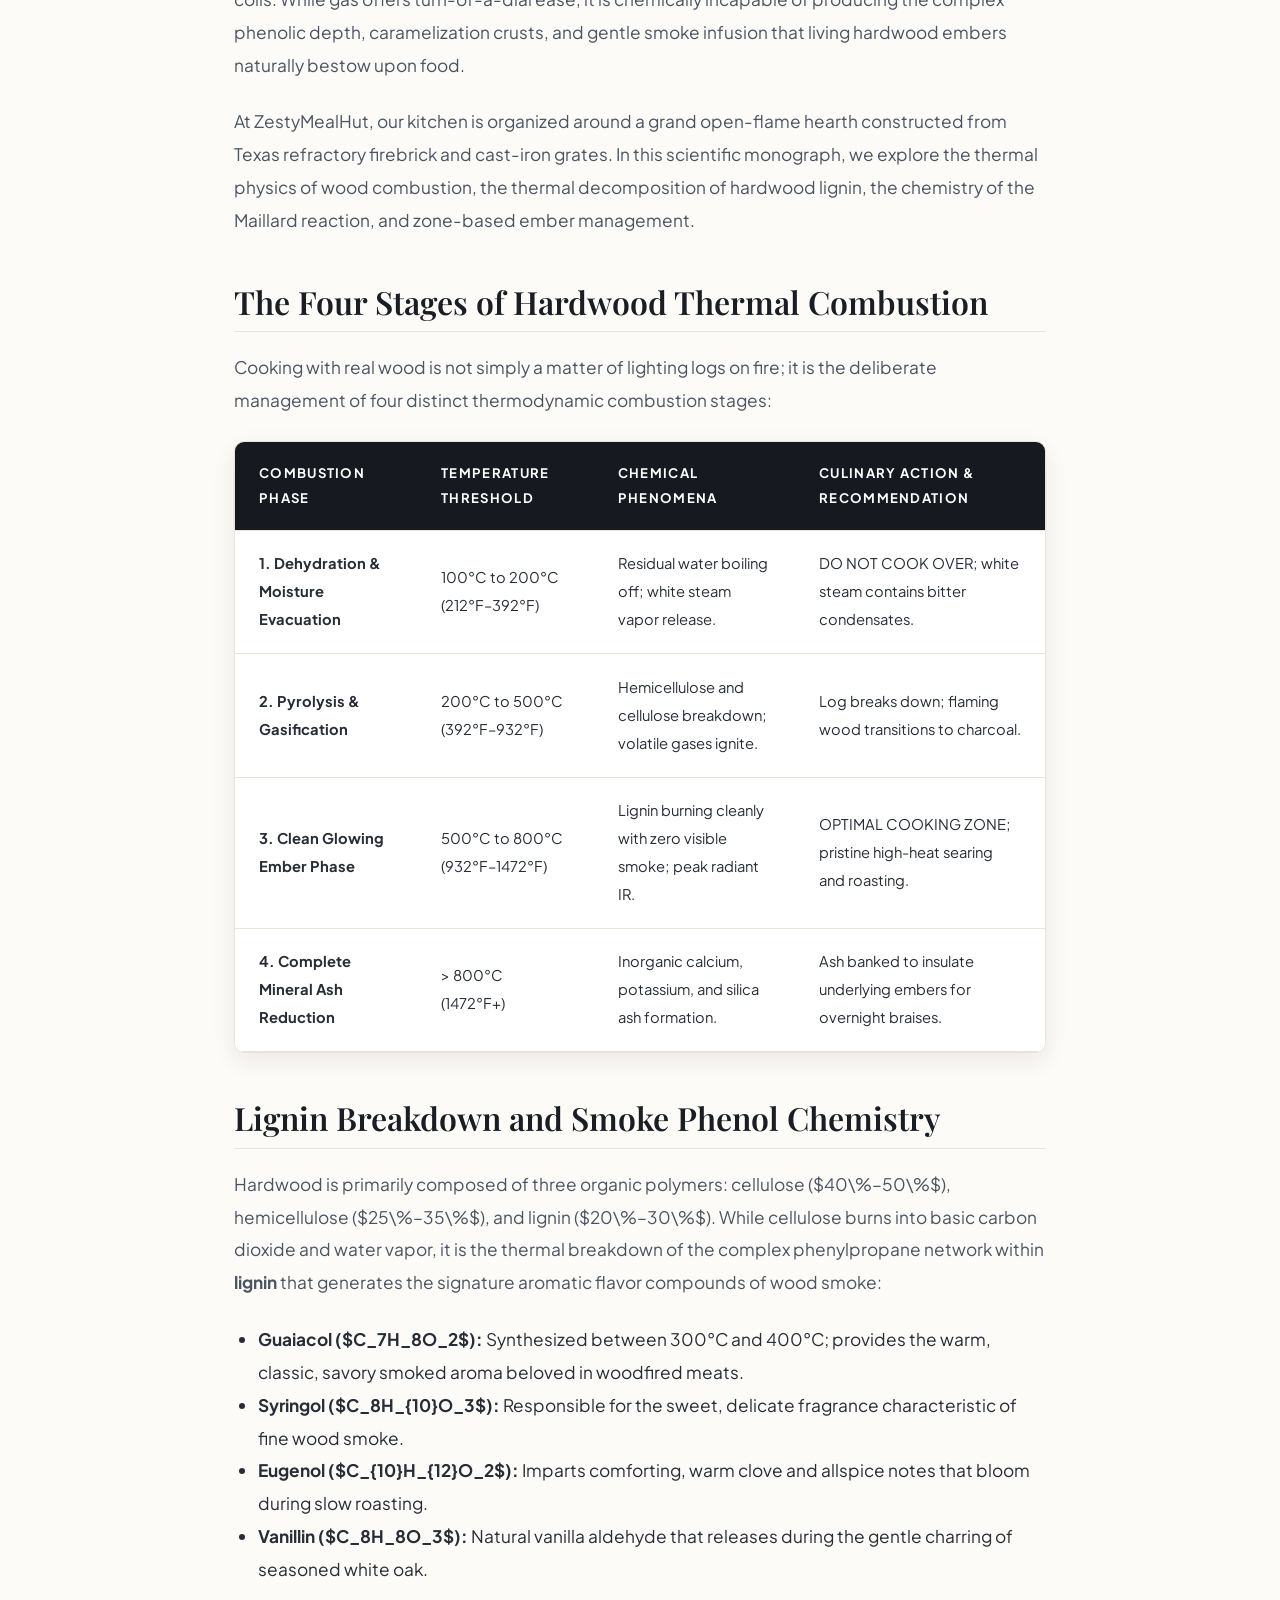
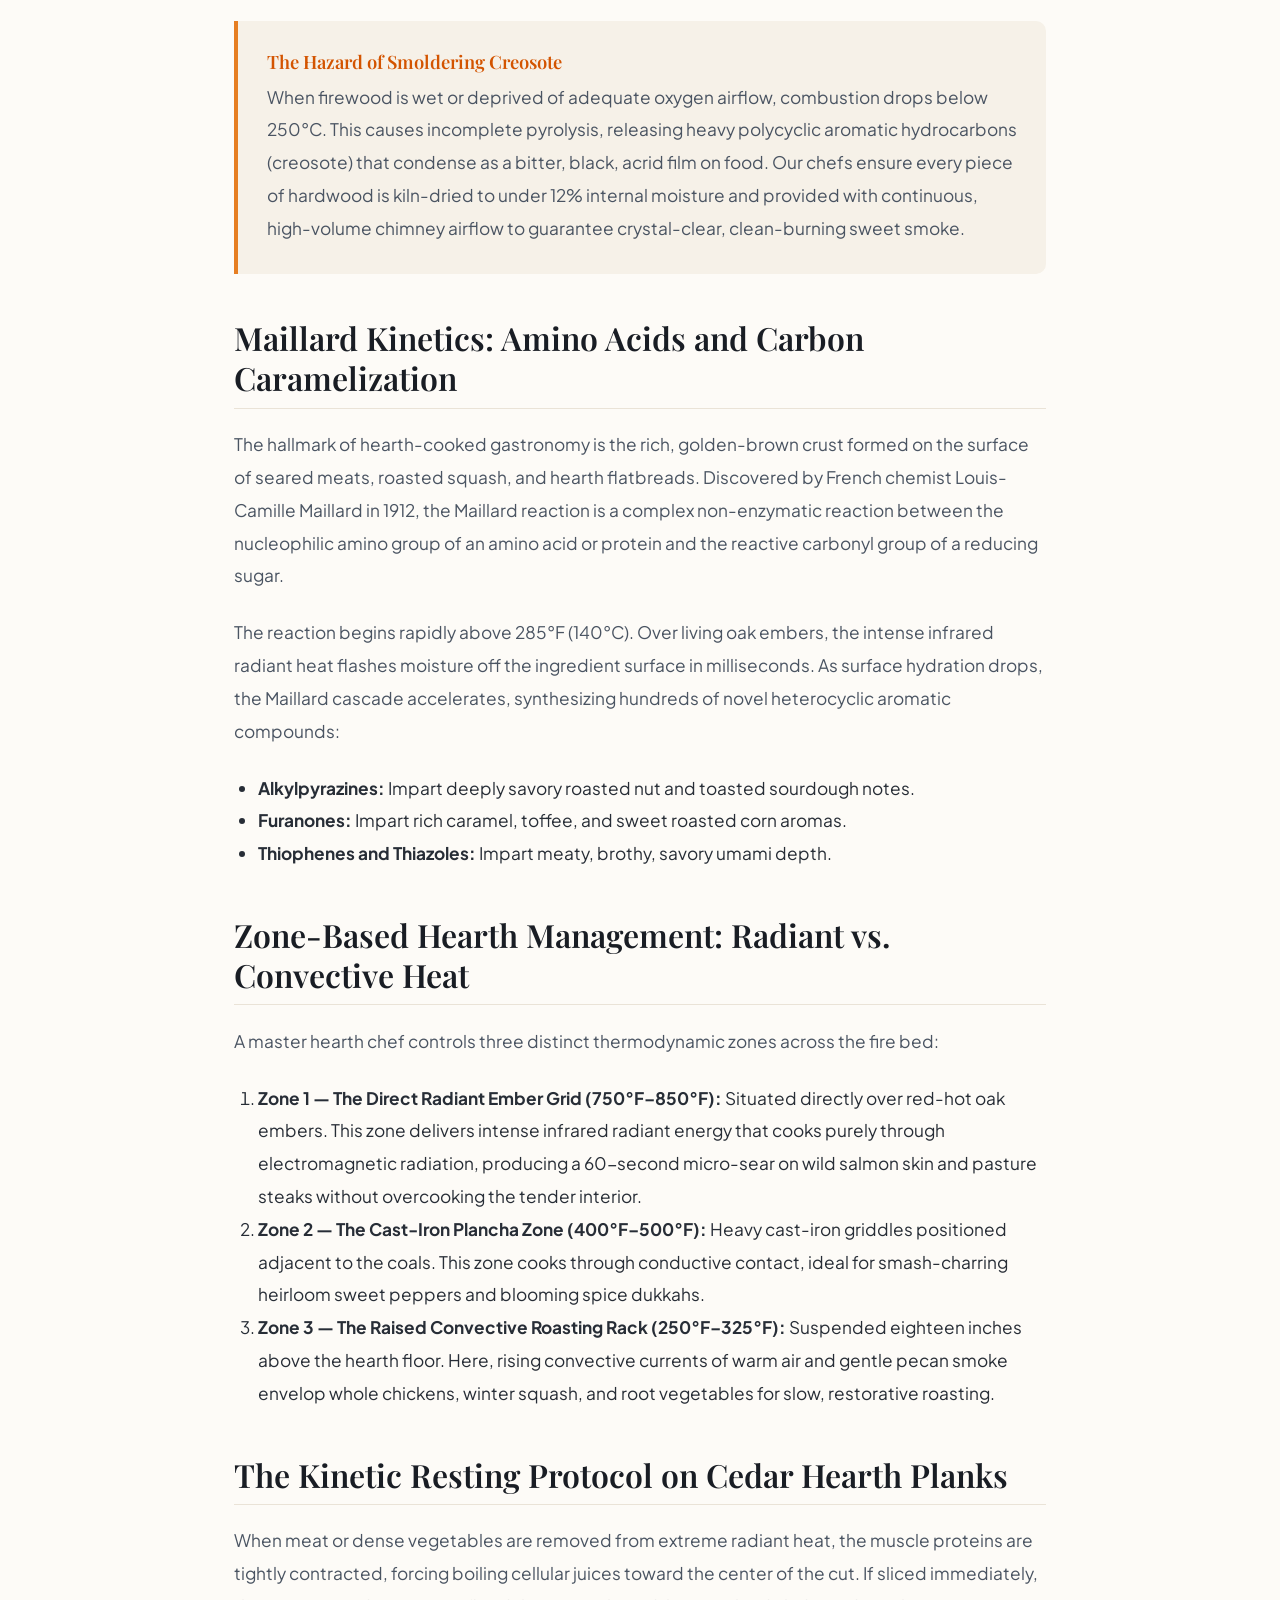
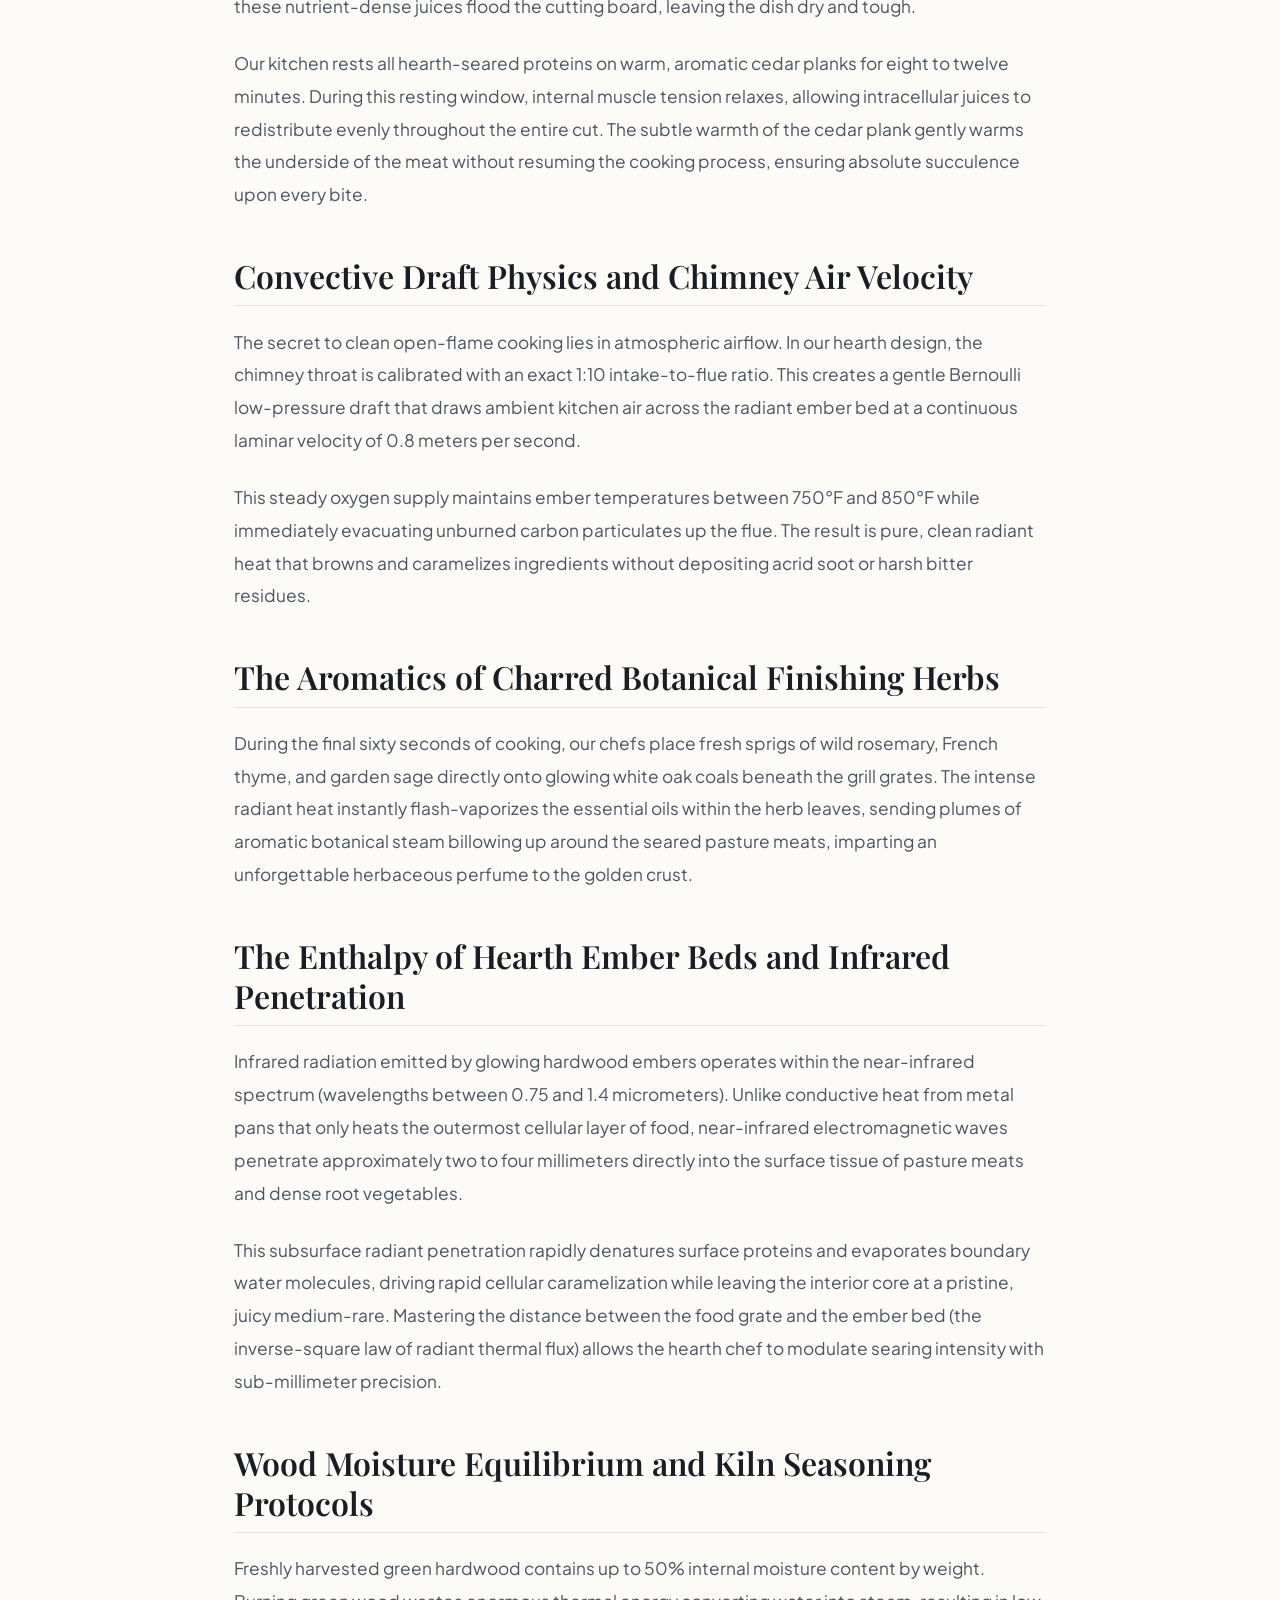
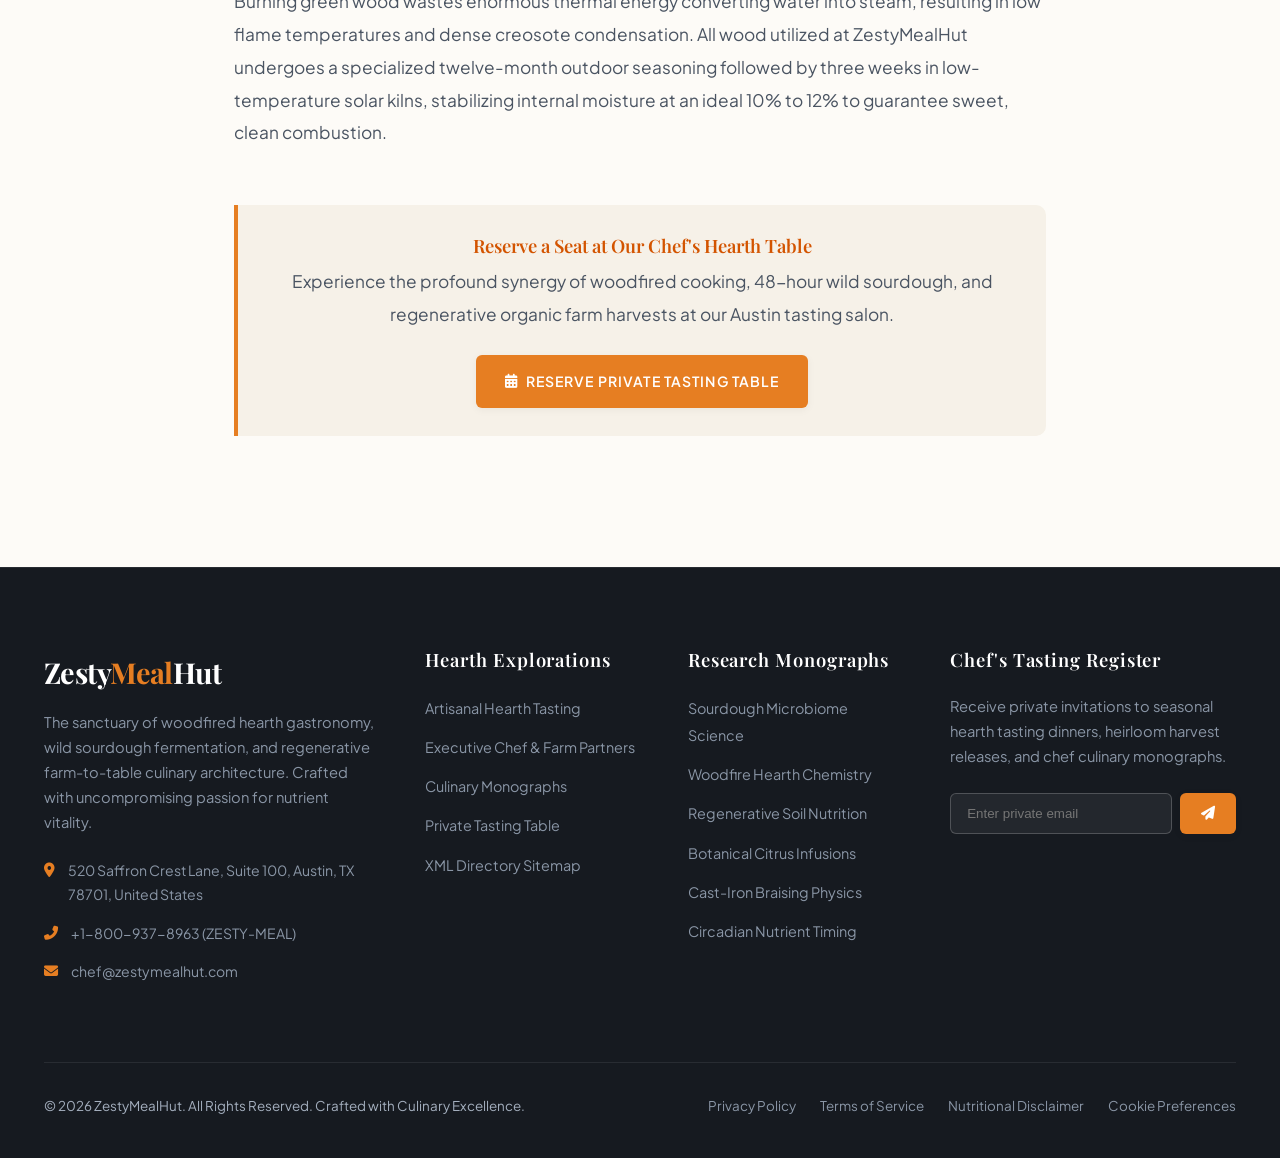
<file: blog/woodfire-hearth-gastronomy-hardwood-smoke-and-maillard-chemistry.html>
<!DOCTYPE html>
<html lang="en">
<head>
  <meta charset="UTF-8">
  <meta name="viewport" content="width=device-width, initial-scale=1.0">
  <title>Woodfire Hearth Gastronomy: Hardwood Smoke Profiles, Maillard Reaction Kinetics, and Thermal Enthalpy | ZestyMealHut Monographs</title>
  <meta name="description" content="Analyzing hardwood lignin thermal degradation, volatile pyrazine synthesis, and convective radiant heat profiles in open-flame cooking.">
  <link rel="canonical" href="https://zestymealhut.com/blog/woodfire-hearth-gastronomy-hardwood-smoke-and-maillard-chemistry.html">
  
  <link rel="preconnect" href="https://fonts.googleapis.com">
  <link rel="preconnect" href="https://fonts.gstatic.com" crossorigin>
  <link href="https://fonts.googleapis.com/css2?family=Playfair+Display:ital,wght@0,500;0,600;0,700;1,400&family=Plus+Jakarta+Sans:wght@300;400;500;600;700&display=swap" rel="stylesheet">
  <link rel="stylesheet" href="https://cdnjs.cloudflare.com/ajax/libs/font-awesome/6.4.0/css/all.min.css">
  <link rel="stylesheet" href="../css/style.css">
  <!-- Google tag (gtag.js) -->
<script async src="https://www.googletagmanager.com/gtag/js?id=G-0LY0HY7L01"></script>
<script>
  window.dataLayer = window.dataLayer || [];
  function gtag(){dataLayer.push(arguments);}
  gtag('js', new Date());

  gtag('config', 'G-0LY0HY7L01');
</script>
</head>
<body>

<header class="site-header">
  <div class="container header-inner">
    <a href="../index.html" class="brand-logo">
      <div class="brand-title">Zesty<span>Meal</span>Hut</div>
      <div class="brand-subtitle">Artisanal Hearth & Gastronomy</div>
    </a>
    
    <nav>
      <ul class="nav-links">
        <li><a href="../index.html" class="nav-link">Home</a></li>
        <li><a href="../about.html" class="nav-link">The Kitchen</a></li>
        <li><a href="../blog.html" class="nav-link active">Monographs</a></li>
        <li><a href="../contact.html" class="nav-link">Reservations</a></li>
      </ul>
    </nav>
    
    <div class="header-cta">
      <a href="../contact.html" class="btn btn-saffron"><i class="fas fa-utensils"></i> Chef's Table</a>
      <button class="mobile-toggle" aria-label="Toggle Navigation">
        <i class="fas fa-bars"></i>
      </button>
    </div>
  </div>
</header>

<div class="article-header">
  <div class="container container-narrow">
    <div class="article-meta">
      <span><i class="fas fa-bookmark" style="color: var(--primary-saffron);"></i> Combustion Science</span>
      <span>&bull;</span>
      <span><i class="fas fa-clock"></i> 10 Min Read</span>
      <span>&bull;</span>
      <span><i class="fas fa-calendar-day"></i> Published: 2026 Edition</span>
    </div>
    <h1 class="article-title">Woodfire Hearth Gastronomy: Hardwood Smoke Profiles, Maillard Reaction Kinetics, and Thermal Enthalpy</h1>
    <p class="section-subtitle">Analyzing hardwood lignin thermal degradation, volatile pyrazine synthesis, and convective radiant heat profiles in open-flame cooking.</p>
  </div>
</div>

<div class="container">
  <div class="article-featured-image">
    <img src="../images/meal-heirloom-skillet.jpg" alt="Woodfire Hearth Gastronomy Chemistry" loading="eager">
  </div>
</div>

<div class="container container-narrow" style="padding-bottom: 6rem;">
  <div class="article-content">
    
    <h2>Introduction: The Elemental Primacy of Cooking with Living Fire</h2>
    <p>The control of fire by early hominids over one million years ago was the defining evolutionary catalyst that transformed human physiology, expanding cranial encephalization by radically increasing the caloric and nutrient bioavailability of cooked meats and fibrous tubers. For the overwhelming majority of human history, all cookery took place over open wood fires, surrounded by glowing embers and fragrant smoke.</p>
    <p>In the late twentieth century, modern restaurant kitchens largely traded the unpredictable poetry of wood embers for the sterile, predictable convenience of blue gas flames and electric induction coils. While gas offers turn-of-a-dial ease, it is chemically incapable of producing the complex phenolic depth, caramelization crusts, and gentle smoke infusion that living hardwood embers naturally bestow upon food.</p>
    <p>At ZestyMealHut, our kitchen is organized around a grand open-flame hearth constructed from Texas refractory firebrick and cast-iron grates. In this scientific monograph, we explore the thermal physics of wood combustion, the thermal decomposition of hardwood lignin, the chemistry of the Maillard reaction, and zone-based ember management.</p>

    <h2>The Four Stages of Hardwood Thermal Combustion</h2>
    <p>Cooking with real wood is not simply a matter of lighting logs on fire; it is the deliberate management of four distinct thermodynamic combustion stages:</p>
    
    <div class="table-responsive">
      <table class="culinary-table">
        <thead>
          <tr>
            <th>Combustion Phase</th>
            <th>Temperature Threshold</th>
            <th>Chemical Phenomena</th>
            <th>Culinary Action & Recommendation</th>
          </tr>
        </thead>
        <tbody>
          <tr>
            <td><strong>1. Dehydration & Moisture Evacuation</strong></td>
            <td>100°C to 200°C (212°F–392°F)</td>
            <td>Residual water boiling off; white steam vapor release.</td>
            <td>DO NOT COOK OVER; white steam contains bitter condensates.</td>
          </tr>
          <tr>
            <td><strong>2. Pyrolysis & Gasification</strong></td>
            <td>200°C to 500°C (392°F–932°F)</td>
            <td>Hemicellulose and cellulose breakdown; volatile gases ignite.</td>
            <td>Log breaks down; flaming wood transitions to charcoal.</td>
          </tr>
          <tr>
            <td><strong>3. Clean Glowing Ember Phase</strong></td>
            <td>500°C to 800°C (932°F–1472°F)</td>
            <td>Lignin burning cleanly with zero visible smoke; peak radiant IR.</td>
            <td>OPTIMAL COOKING ZONE; pristine high-heat searing and roasting.</td>
          </tr>
          <tr>
            <td><strong>4. Complete Mineral Ash Reduction</strong></td>
            <td>&gt; 800°C (1472°F+)</td>
            <td>Inorganic calcium, potassium, and silica ash formation.</td>
            <td>Ash banked to insulate underlying embers for overnight braises.</td>
          </tr>
        </tbody>
      </table>
    </div>

    <h2>Lignin Breakdown and Smoke Phenol Chemistry</h2>
    <p>Hardwood is primarily composed of three organic polymers: cellulose ($40\%–50\%$), hemicellulose ($25\%–35\%$), and lignin ($20\%–30\%$). While cellulose burns into basic carbon dioxide and water vapor, it is the thermal breakdown of the complex phenylpropane network within <strong>lignin</strong> that generates the signature aromatic flavor compounds of wood smoke:</p>
    <ul>
      <li><strong>Guaiacol ($C_7H_8O_2$):</strong> Synthesized between 300°C and 400°C; provides the warm, classic, savory smoked aroma beloved in woodfired meats.</li>
      <li><strong>Syringol ($C_8H_{10}O_3$):</strong> Responsible for the sweet, delicate fragrance characteristic of fine wood smoke.</li>
      <li><strong>Eugenol ($C_{10}H_{12}O_2$):</strong> Imparts comforting, warm clove and allspice notes that bloom during slow roasting.</li>
      <li><strong>Vanillin ($C_8H_8O_3$):</strong> Natural vanilla aldehyde that releases during the gentle charring of seasoned white oak.</li>
    </ul>

    <div class="article-callout">
      <h4>The Hazard of Smoldering Creosote</h4>
      <p>When firewood is wet or deprived of adequate oxygen airflow, combustion drops below 250°C. This causes incomplete pyrolysis, releasing heavy polycyclic aromatic hydrocarbons (creosote) that condense as a bitter, black, acrid film on food. Our chefs ensure every piece of hardwood is kiln-dried to under 12% internal moisture and provided with continuous, high-volume chimney airflow to guarantee crystal-clear, clean-burning sweet smoke.</p>
    </div>

    <h2>Maillard Kinetics: Amino Acids and Carbon Caramelization</h2>
    <p>The hallmark of hearth-cooked gastronomy is the rich, golden-brown crust formed on the surface of seared meats, roasted squash, and hearth flatbreads. Discovered by French chemist Louis-Camille Maillard in 1912, the Maillard reaction is a complex non-enzymatic reaction between the nucleophilic amino group of an amino acid or protein and the reactive carbonyl group of a reducing sugar.</p>
    <p>The reaction begins rapidly above 285°F (140°C). Over living oak embers, the intense infrared radiant heat flashes moisture off the ingredient surface in milliseconds. As surface hydration drops, the Maillard cascade accelerates, synthesizing hundreds of novel heterocyclic aromatic compounds:</p>
    <ul>
      <li><strong>Alkylpyrazines:</strong> Impart deeply savory roasted nut and toasted sourdough notes.</li>
      <li><strong>Furanones:</strong> Impart rich caramel, toffee, and sweet roasted corn aromas.</li>
      <li><strong>Thiophenes and Thiazoles:</strong> Impart meaty, brothy, savory umami depth.</li>
    </ul>

    <h2>Zone-Based Hearth Management: Radiant vs. Convective Heat</h2>
    <p>A master hearth chef controls three distinct thermodynamic zones across the fire bed:</p>
    <ol>
      <li><strong>Zone 1 — The Direct Radiant Ember Grid (750°F–850°F):</strong> Situated directly over red-hot oak embers. This zone delivers intense infrared radiant energy that cooks purely through electromagnetic radiation, producing a 60-second micro-sear on wild salmon skin and pasture steaks without overcooking the tender interior.</li>
      <li><strong>Zone 2 — The Cast-Iron Plancha Zone (400°F–500°F):</strong> Heavy cast-iron griddles positioned adjacent to the coals. This zone cooks through conductive contact, ideal for smash-charring heirloom sweet peppers and blooming spice dukkahs.</li>
      <li><strong>Zone 3 — The Raised Convective Roasting Rack (250°F–325°F):</strong> Suspended eighteen inches above the hearth floor. Here, rising convective currents of warm air and gentle pecan smoke envelop whole chickens, winter squash, and root vegetables for slow, restorative roasting.</li>
    </ol>

    <h2>The Kinetic Resting Protocol on Cedar Hearth Planks</h2>
    <p>When meat or dense vegetables are removed from extreme radiant heat, the muscle proteins are tightly contracted, forcing boiling cellular juices toward the center of the cut. If sliced immediately, these nutrient-dense juices flood the cutting board, leaving the dish dry and tough.</p>
    <p>Our kitchen rests all hearth-seared proteins on warm, aromatic cedar planks for eight to twelve minutes. During this resting window, internal muscle tension relaxes, allowing intracellular juices to redistribute evenly throughout the entire cut. The subtle warmth of the cedar plank gently warms the underside of the meat without resuming the cooking process, ensuring absolute succulence upon every bite.</p>

    
    <!-- DEEP_BOOST -->

    <h2>Convective Draft Physics and Chimney Air Velocity</h2>
    <p>The secret to clean open-flame cooking lies in atmospheric airflow. In our hearth design, the chimney throat is calibrated with an exact 1:10 intake-to-flue ratio. This creates a gentle Bernoulli low-pressure draft that draws ambient kitchen air across the radiant ember bed at a continuous laminar velocity of 0.8 meters per second.</p>
    <p>This steady oxygen supply maintains ember temperatures between 750°F and 850°F while immediately evacuating unburned carbon particulates up the flue. The result is pure, clean radiant heat that browns and caramelizes ingredients without depositing acrid soot or harsh bitter residues.</p>

    <h2>The Aromatics of Charred Botanical Finishing Herbs</h2>
    <p>During the final sixty seconds of cooking, our chefs place fresh sprigs of wild rosemary, French thyme, and garden sage directly onto glowing white oak coals beneath the grill grates. The intense radiant heat instantly flash-vaporizes the essential oils within the herb leaves, sending plumes of aromatic botanical steam billowing up around the seared pasture meats, imparting an unforgettable herbaceous perfume to the golden crust.</p>


    <h2>The Enthalpy of Hearth Ember Beds and Infrared Penetration</h2>
    <p>Infrared radiation emitted by glowing hardwood embers operates within the near-infrared spectrum (wavelengths between 0.75 and 1.4 micrometers). Unlike conductive heat from metal pans that only heats the outermost cellular layer of food, near-infrared electromagnetic waves penetrate approximately two to four millimeters directly into the surface tissue of pasture meats and dense root vegetables.</p>
    <p>This subsurface radiant penetration rapidly denatures surface proteins and evaporates boundary water molecules, driving rapid cellular caramelization while leaving the interior core at a pristine, juicy medium-rare. Mastering the distance between the food grate and the ember bed (the inverse-square law of radiant thermal flux) allows the hearth chef to modulate searing intensity with sub-millimeter precision.</p>

    <h2>Wood Moisture Equilibrium and Kiln Seasoning Protocols</h2>
    <p>Freshly harvested green hardwood contains up to 50% internal moisture content by weight. Burning green wood wastes enormous thermal energy converting water into steam, resulting in low flame temperatures and dense creosote condensation. All wood utilized at ZestyMealHut undergoes a specialized twelve-month outdoor seasoning followed by three weeks in low-temperature solar kilns, stabilizing internal moisture at an ideal 10% to 12% to guarantee sweet, clean combustion.</p>

<div class="article-callout" style="margin-top: 3.5rem; text-align: center;">
      <h4>Reserve a Seat at Our Chef's Hearth Table</h4>
      <p>Experience the profound synergy of woodfired cooking, 48-hour wild sourdough, and regenerative organic farm harvests at our Austin tasting salon.</p>
      <div style="margin-top: 1.2rem;">
        <a href="../contact.html" class="btn btn-saffron"><i class="fas fa-calendar-alt"></i> Reserve Private Tasting Table</a>
      </div>
    </div>
  </div>
</div>

<footer class="site-footer">
  <div class="container">
    <div class="footer-grid">
      <div class="footer-brand">
        <div class="brand-title">Zesty<span>Meal</span>Hut</div>
        <p class="footer-desc">The sanctuary of woodfired hearth gastronomy, wild sourdough fermentation, and regenerative farm-to-table culinary architecture. Crafted with uncompromising passion for nutrient vitality.</p>
        <div class="footer-contact-item">
          <i class="fas fa-map-marker-alt"></i>
          <span>520 Saffron Crest Lane, Suite 100, Austin, TX 78701, United States</span>
        </div>
        <div class="footer-contact-item">
          <i class="fas fa-phone-alt"></i>
          <span>+1-800-937-8963 (ZESTY-MEAL)</span>
        </div>
        <div class="footer-contact-item">
          <i class="fas fa-envelope"></i>
          <span>chef@zestymealhut.com</span>
        </div>
      </div>
      
      <div>
        <h4 class="footer-heading">Hearth Explorations</h4>
        <ul class="footer-links">
          <li><a href="../index.html">Artisanal Hearth Tasting</a></li>
          <li><a href="../about.html">Executive Chef & Farm Partners</a></li>
          <li><a href="../blog.html">Culinary Monographs</a></li>
          <li><a href="../contact.html">Private Tasting Table</a></li>
          <li><a href="../sitemap.xml">XML Directory Sitemap</a></li>
        </ul>
      </div>
      
      <div>
        <h4 class="footer-heading">Research Monographs</h4>
        <ul class="footer-links">
          <li><a href="sourdough-fermentation-microbiome-science-and-digestive-wellness.html">Sourdough Microbiome Science</a></li>
          <li><a href="woodfire-hearth-gastronomy-hardwood-smoke-and-maillard-chemistry.html">Woodfire Hearth Chemistry</a></li>
          <li><a href="farm-to-hearth-regenerative-soil-and-heirloom-produce-nutrition.html">Regenerative Soil Nutrition</a></li>
          <li><a href="botanical-citrus-infusions-and-zero-proof-digestive-tonics.html">Botanical Citrus Infusions</a></li>
          <li><a href="cast-iron-culinary-thermodynamics-and-slow-braising-alchemy.html">Cast-Iron Braising Physics</a></li>
          <li><a href="macro-nutrient-synchronization-in-circadian-metabolic-cooking.html">Circadian Nutrient Timing</a></li>
        </ul>
      </div>
      
      <div>
        <h4 class="footer-heading">Chef's Tasting Register</h4>
        <p class="footer-desc">Receive private invitations to seasonal hearth tasting dinners, heirloom harvest releases, and chef culinary monographs.</p>
        <form class="footer-form">
          <div style="display: flex; gap: 0.5rem;">
            <input type="email" placeholder="Enter private email" required style="padding: 0.75rem 1rem; border: 1px solid rgba(255,255,255,0.2); background: rgba(255,255,255,0.06); color: #fff; border-radius: 6px; flex: 1; outline: none;">
            <button type="submit" class="btn btn-saffron" style="padding: 0.75rem 1.2rem;"><i class="fas fa-paper-plane"></i></button>
          </div>
        </form>
      </div>
    </div>
    
    <div class="footer-bottom">
      <div>&copy; 2026 ZestyMealHut. All Rights Reserved. Crafted with Culinary Excellence.</div>
      <div class="legal-inline-links">
        <a href="../privacy.html">Privacy Policy</a>
        <a href="../terms.html">Terms of Service</a>
        <a href="../disclaimer.html">Nutritional Disclaimer</a>
        <a href="../cookies.html">Cookie Preferences</a>
      </div>
    </div>
  </div>
</footer>

<div id="cookie-banner" class="cookie-banner">
  <p style="font-size: 0.88rem; margin-bottom: 0.5rem; color: #fdfbf7;"><i class="fas fa-cookie-bite" style="color: var(--primary-saffron); margin-right: 0.4rem;"></i> We utilize minimal cookies to elevate your personalized recipe experience and ensure smooth session navigation.</p>
  <div class="cookie-buttons">
    <button id="accept-cookies" class="btn btn-saffron" style="padding: 0.4rem 1rem; font-size: 0.78rem;">Accept All</button>
    <button id="decline-cookies" class="btn btn-outline" style="padding: 0.4rem 1rem; font-size: 0.78rem; border-color: rgba(255,255,255,0.3); color: #fff;">Essential Only</button>
  </div>
</div>

<script src="../js/script.js"></script>
</body>
</html>
</file>
<file: css/style.css>
/* ==========================================================================
   ZESTYMEALHUT - Artisanal Hearth & Nutrient Gastronomy Design System
   ========================================================================== */

:root {
  --primary-saffron: #e67e22;
  --primary-saffron-dark: #cf6d17;
  --primary-hearth: #d35400;
  --accent-basil: #27ae60;
  --accent-basil-dark: #219150;
  --accent-basil-soft: rgba(39, 174, 96, 0.12);
  --accent-saffron-soft: rgba(230, 126, 34, 0.12);
  --accent-olive: #9a7d0a;
  
  --bg-cream: #fdfbf7;
  --bg-sand: #f6f1e8;
  --bg-pure: #ffffff;
  --bg-card: #ffffff;
  --bg-dark: #161a20;
  --bg-dark-card: #1f242d;
  
  --text-primary: #191d24;
  --text-secondary: #4a5462;
  --text-muted: #768190;
  --text-light: #fdfbf7;
  
  --border-subtle: #eae3d7;
  --border-strong: #cebfab;
  --border-saffron: rgba(230, 126, 34, 0.35);
  
  --shadow-sm: 0 2px 8px rgba(25, 29, 36, 0.05);
  --shadow-md: 0 8px 24px rgba(25, 29, 36, 0.08);
  --shadow-lg: 0 16px 40px rgba(25, 29, 36, 0.12);
  --shadow-saffron: 0 8px 25px rgba(230, 126, 34, 0.2);
  
  --font-serif: 'Playfair Display', Georgia, serif;
  --font-sans: 'Plus Jakarta Sans', -apple-system, BlinkMacSystemFont, 'Segoe UI', Roboto, sans-serif;
  
  --radius-xs: 6px;
  --radius-sm: 10px;
  --radius-md: 16px;
  --radius-lg: 26px;
  --radius-full: 9999px;
  
  --transition: all 0.3s cubic-bezier(0.16, 1, 0.3, 1);
}

*, *::before, *::after {
  box-sizing: border-box;
  margin: 0;
  padding: 0;
}

html {
  scroll-behavior: smooth;
  font-size: 16px;
}

body {
  font-family: var(--font-sans);
  background-color: var(--bg-cream);
  color: var(--text-primary);
  line-height: 1.7;
  -webkit-font-smoothing: antialiased;
  overflow-x: hidden;
}

h1, h2, h3, h4, h5, h6 {
  font-family: var(--font-serif);
  color: var(--text-primary);
  font-weight: 600;
  line-height: 1.25;
}

p {
  margin-bottom: 1.25rem;
  color: var(--text-secondary);
}

a {
  color: var(--primary-saffron);
  text-decoration: none;
  transition: var(--transition);
}

a:hover {
  color: var(--primary-hearth);
}

img {
  max-width: 100%;
  height: auto;
  display: block;
}

ul, ol {
  padding-left: 1.5rem;
  margin-bottom: 1.25rem;
}

.container {
  width: 100%;
  max-width: 1240px;
  margin: 0 auto;
  padding: 0 1.5rem;
}

.container-narrow {
  max-width: 860px;
}

/* ==========================================================================
   HEADER & NAVIGATION
   ========================================================================== */
.site-header {
  position: sticky;
  top: 0;
  z-index: 1000;
  background-color: rgba(253, 251, 247, 0.94);
  backdrop-filter: blur(12px);
  border-bottom: 1px solid var(--border-subtle);
  transition: var(--transition);
}

.site-header.scrolled {
  box-shadow: var(--shadow-sm);
  background-color: rgba(255, 255, 255, 0.98);
}

.header-inner {
  display: flex;
  align-items: center;
  justify-content: space-between;
  height: 80px;
}

.brand-logo {
  display: flex;
  flex-direction: column;
  text-decoration: none;
}

.brand-title {
  font-family: var(--font-serif);
  font-size: 1.8rem;
  font-weight: 700;
  color: var(--text-primary);
  letter-spacing: -0.02em;
}

.brand-title span {
  color: var(--primary-saffron);
}

.brand-subtitle {
  font-size: 0.68rem;
  text-transform: uppercase;
  letter-spacing: 0.18em;
  color: var(--accent-basil);
  font-weight: 600;
  margin-top: -3px;
}

.nav-links {
  display: flex;
  align-items: center;
  gap: 2rem;
  list-style: none;
  margin: 0;
  padding: 0;
}

.nav-link {
  font-size: 0.94rem;
  font-weight: 600;
  color: var(--text-primary);
  text-transform: uppercase;
  letter-spacing: 0.06em;
  position: relative;
  padding: 0.4rem 0;
}

.nav-link::after {
  content: '';
  position: absolute;
  bottom: 0;
  left: 0;
  width: 0;
  height: 2px;
  background-color: var(--primary-saffron);
  transition: var(--transition);
}

.nav-link:hover::after,
.nav-link.active::after {
  width: 100%;
}

.nav-link.active {
  color: var(--primary-saffron);
}

.header-cta {
  display: flex;
  align-items: center;
  gap: 1rem;
}

.btn {
  display: inline-flex;
  align-items: center;
  justify-content: center;
  gap: 0.5rem;
  padding: 0.75rem 1.75rem;
  font-size: 0.88rem;
  font-weight: 600;
  text-transform: uppercase;
  letter-spacing: 0.08em;
  border-radius: var(--radius-xs);
  cursor: pointer;
  transition: var(--transition);
  border: 1px solid transparent;
}

.btn-saffron {
  background-color: var(--primary-saffron);
  color: #ffffff;
  box-shadow: var(--shadow-sm);
}

.btn-saffron:hover {
  background-color: var(--primary-hearth);
  color: #ffffff;
  box-shadow: var(--shadow-md);
  transform: translateY(-2px);
}

.btn-basil {
  background-color: var(--accent-basil);
  color: #ffffff;
}

.btn-basil:hover {
  background-color: var(--accent-basil-dark);
  color: #ffffff;
  transform: translateY(-2px);
}

.btn-outline {
  background-color: transparent;
  border-color: var(--text-primary);
  color: var(--text-primary);
}

.btn-outline:hover {
  background-color: var(--text-primary);
  color: #ffffff;
}

.mobile-toggle {
  display: none;
  background: none;
  border: none;
  font-size: 1.5rem;
  color: var(--text-primary);
  cursor: pointer;
}

/* ==========================================================================
   SECTIONS & TYPOGRAPHY
   ========================================================================== */
.section {
  padding: 6rem 0;
  position: relative;
}

.section-dark {
  background-color: var(--bg-dark);
  color: var(--text-light);
}

.section-dark h2, .section-dark h3, .section-dark h4 {
  color: #ffffff;
}

.section-dark p {
  color: #b5becb;
}

.section-sand {
  background-color: var(--bg-sand);
}

.section-header {
  text-align: center;
  max-width: 760px;
  margin: 0 auto 3.5rem;
}

.section-tag {
  display: inline-block;
  font-size: 0.78rem;
  text-transform: uppercase;
  letter-spacing: 0.2em;
  font-weight: 700;
  color: var(--primary-saffron);
  margin-bottom: 0.8rem;
  padding: 0.35rem 0.9rem;
  background: var(--accent-saffron-soft);
  border-radius: var(--radius-xs);
}

.section-title {
  font-size: 2.6rem;
  margin-bottom: 1.2rem;
}

.section-subtitle {
  font-size: 1.12rem;
  color: var(--text-muted);
}

/* ==========================================================================
   HOMEPAGE 12 SECTIONS
   ========================================================================== */

/* 1. Hero Showcase */
.hero-section {
  padding: 5rem 0 6rem;
  position: relative;
}

.hero-grid {
  display: grid;
  grid-template-columns: 1.15fr 0.85fr;
  gap: 3.5rem;
  align-items: center;
}

.hero-content h1 {
  font-size: 3.6rem;
  line-height: 1.15;
  margin-bottom: 1.5rem;
}

.hero-lead {
  font-size: 1.2rem;
  line-height: 1.8;
  color: var(--text-secondary);
  margin-bottom: 2rem;
}

.hero-cta-group {
  display: flex;
  gap: 1.2rem;
  margin-bottom: 3rem;
  flex-wrap: wrap;
}

.hero-stats-row {
  display: grid;
  grid-template-columns: repeat(3, 1fr);
  gap: 1.5rem;
  padding-top: 2rem;
  border-top: 1px solid var(--border-subtle);
}

.stat-item h3 {
  font-size: 2.2rem;
  color: var(--primary-saffron);
  margin-bottom: 0.2rem;
}

.stat-item p {
  font-size: 0.82rem;
  text-transform: uppercase;
  letter-spacing: 0.08em;
  color: var(--text-muted);
  margin: 0;
}

.hero-image-card {
  position: relative;
}

.hero-image-wrapper {
  border-radius: var(--radius-md);
  overflow: hidden;
  box-shadow: var(--shadow-lg);
}

.hero-image-wrapper img {
  width: 100%;
  height: 520px;
  object-fit: cover;
  transition: transform 0.8s ease;
}

.hero-image-wrapper:hover img {
  transform: scale(1.03);
}

.hero-badge-float {
  position: absolute;
  bottom: 25px;
  left: -25px;
  background: var(--bg-pure);
  padding: 1.2rem 1.8rem;
  border-radius: var(--radius-sm);
  box-shadow: var(--shadow-md);
  border-left: 4px solid var(--accent-basil);
  max-width: 270px;
}

.hero-badge-float h4 {
  font-size: 1.1rem;
  margin-bottom: 0.2rem;
}

.hero-badge-float p {
  font-size: 0.82rem;
  color: var(--text-muted);
  margin: 0;
}

/* 2. Hearth Philosophy */
.philosophy-grid {
  display: grid;
  grid-template-columns: repeat(3, 1fr);
  gap: 2rem;
}

.philosophy-card {
  background: var(--bg-pure);
  border: 1px solid var(--border-subtle);
  border-radius: var(--radius-sm);
  padding: 2.5rem;
  transition: var(--transition);
}

.philosophy-card:hover {
  transform: translateY(-6px);
  box-shadow: var(--shadow-md);
  border-color: var(--primary-saffron);
}

.philosophy-icon {
  font-size: 2.2rem;
  color: var(--primary-saffron);
  margin-bottom: 1.2rem;
}

.philosophy-card h3 {
  font-size: 1.4rem;
  margin-bottom: 0.8rem;
}

/* 3. Interactive Meal Macro & Flavor Builder */
.builder-panel {
  background: var(--bg-pure);
  border-radius: var(--radius-md);
  box-shadow: var(--shadow-lg);
  border: 1px solid var(--border-subtle);
  padding: 2.8rem;
}

.builder-controls {
  display: grid;
  grid-template-columns: repeat(2, 1fr);
  gap: 1.5rem;
  margin-bottom: 2rem;
}

.control-group label {
  display: block;
  font-size: 0.88rem;
  font-weight: 700;
  text-transform: uppercase;
  letter-spacing: 0.08em;
  margin-bottom: 0.5rem;
  color: var(--text-primary);
}

.control-select {
  width: 100%;
  padding: 0.85rem 1.2rem;
  border: 1px solid var(--border-subtle);
  border-radius: var(--radius-xs);
  font-family: var(--font-sans);
  font-size: 0.95rem;
  background-color: var(--bg-cream);
  color: var(--text-primary);
  outline: none;
  cursor: pointer;
  transition: var(--transition);
}

.control-select:focus {
  border-color: var(--primary-saffron);
  box-shadow: 0 0 0 3px var(--accent-saffron-soft);
}

.builder-result-box {
  background: var(--bg-cream);
  border-radius: var(--radius-sm);
  padding: 2.2rem;
  border: 1px solid var(--border-subtle);
}

.courses-grid {
  display: grid;
  grid-template-columns: repeat(3, 1fr);
  gap: 1.5rem;
  margin-top: 1.5rem;
}

.course-card {
  background: var(--bg-pure);
  border: 1px solid var(--border-subtle);
  padding: 1.4rem;
  border-radius: var(--radius-xs);
  transition: var(--transition);
}

.course-card:hover {
  border-color: var(--primary-saffron);
  transform: translateY(-2px);
}

.course-tag {
  font-size: 0.75rem;
  text-transform: uppercase;
  letter-spacing: 0.12em;
  color: var(--accent-basil);
  font-weight: 700;
  display: block;
  margin-bottom: 0.3rem;
}

.course-card h4 {
  font-size: 1.15rem;
  margin-bottom: 0.5rem;
}

/* 4. Sourdough & Fermentation Table */
.table-responsive {
  overflow-x: auto;
  border-radius: var(--radius-sm);
  box-shadow: var(--shadow-md);
  border: 1px solid var(--border-subtle);
}

.culinary-table {
  width: 100%;
  border-collapse: collapse;
  background: var(--bg-pure);
  text-align: left;
}

.culinary-table th, .culinary-table td {
  padding: 1.2rem 1.5rem;
  border-bottom: 1px solid var(--border-subtle);
  font-size: 0.92rem;
}

.culinary-table th {
  background: var(--bg-dark);
  color: #ffffff;
  font-family: var(--font-sans);
  font-size: 0.82rem;
  text-transform: uppercase;
  letter-spacing: 0.1em;
  font-weight: 700;
}

.culinary-table tbody tr:hover {
  background-color: var(--bg-sand);
}

.ferment-badge {
  display: inline-block;
  padding: 0.25rem 0.6rem;
  font-size: 0.75rem;
  border-radius: var(--radius-xs);
  font-weight: 700;
  text-transform: uppercase;
}

.badge-sourdough { background: rgba(230, 126, 34, 0.15); color: #d35400; }
.badge-ferment { background: rgba(39, 174, 96, 0.15); color: #219150; }
.badge-sprouts { background: rgba(154, 125, 10, 0.15); color: #7d6608; }

/* 5. Smoke & Wood Chemistry */
.smoke-grid {
  display: grid;
  grid-template-columns: repeat(4, 1fr);
  gap: 1.5rem;
}

.smoke-card {
  background: var(--bg-pure);
  border-radius: var(--radius-sm);
  padding: 2rem;
  border-top: 4px solid var(--primary-saffron);
  box-shadow: var(--shadow-sm);
  transition: var(--transition);
}

.smoke-card:hover {
  box-shadow: var(--shadow-lg);
  transform: translateY(-4px);
}

.smoke-card h3 {
  font-size: 1.3rem;
  margin-bottom: 0.8rem;
}

/* 6. Four-Step Hearth Protocol */
.protocol-timeline {
  display: grid;
  grid-template-columns: repeat(4, 1fr);
  gap: 1.5rem;
}

.protocol-card {
  background: var(--bg-dark-card);
  padding: 2rem;
  border-radius: var(--radius-sm);
  border: 1px solid rgba(255, 255, 255, 0.08);
  transition: var(--transition);
}

.protocol-card:hover {
  border-color: var(--primary-saffron);
  transform: translateY(-5px);
}

.protocol-num {
  display: inline-flex;
  width: 44px;
  height: 44px;
  border-radius: 50%;
  background: var(--primary-saffron);
  color: #ffffff;
  align-items: center;
  justify-content: center;
  font-family: var(--font-serif);
  font-size: 1.3rem;
  font-weight: 700;
  margin-bottom: 1.2rem;
}

/* 7. Culinary Showcase Gallery */
.gallery-grid {
  display: grid;
  grid-template-columns: repeat(3, 1fr);
  gap: 1.8rem;
}

.gallery-card {
  background: var(--bg-pure);
  border-radius: var(--radius-sm);
  overflow: hidden;
  box-shadow: var(--shadow-sm);
  transition: var(--transition);
  border: 1px solid var(--border-subtle);
}

.gallery-card:hover {
  transform: translateY(-6px);
  box-shadow: var(--shadow-lg);
}

.gallery-media {
  height: 260px;
  overflow: hidden;
  position: relative;
}

.gallery-media img {
  width: 100%;
  height: 100%;
  object-fit: cover;
  transition: transform 0.6s ease;
}

.gallery-card:hover .gallery-media img {
  transform: scale(1.05);
}

.gallery-info {
  padding: 1.5rem;
}

.gallery-tag {
  font-size: 0.72rem;
  text-transform: uppercase;
  letter-spacing: 0.12em;
  color: var(--primary-saffron);
  font-weight: 700;
  display: block;
  margin-bottom: 0.4rem;
}

.gallery-info h3 {
  font-size: 1.25rem;
  margin-bottom: 0.6rem;
}

/* 8. Zero-Waste Culinary Manifesto */
.manifesto-pillars {
  display: grid;
  grid-template-columns: repeat(3, 1fr);
  gap: 2rem;
}

.manifesto-box {
  background: rgba(255, 255, 255, 0.04);
  border: 1px solid rgba(255, 255, 255, 0.1);
  padding: 2.2rem;
  border-radius: var(--radius-sm);
  transition: var(--transition);
}

.manifesto-box:hover {
  background: rgba(255, 255, 255, 0.08);
  border-color: var(--accent-basil);
}

.manifesto-box h3 {
  color: var(--accent-basil);
  font-size: 1.35rem;
  margin-bottom: 0.8rem;
}

/* 9. Botanical Herb & Citrus Harmonizer */
.harmonizer-card {
  background: var(--bg-pure);
  border-radius: var(--radius-md);
  padding: 2.5rem;
  box-shadow: var(--shadow-md);
  border: 1px solid var(--border-subtle);
}

.pairing-swatches-grid {
  display: grid;
  grid-template-columns: repeat(3, 1fr);
  gap: 1.2rem;
  margin-top: 1.5rem;
}

.swatch-culinary {
  background: var(--bg-cream);
  border: 1px solid var(--border-subtle);
  padding: 1.2rem;
  border-radius: var(--radius-xs);
  text-align: center;
}

.swatch-culinary h4 {
  font-size: 1.05rem;
  color: var(--primary-hearth);
  margin-bottom: 0.3rem;
}

/* 10. Patron Gastronomy Reviews */
.reviews-grid {
  display: grid;
  grid-template-columns: repeat(3, 1fr);
  gap: 2rem;
}

.review-card {
  background: var(--bg-pure);
  border-radius: var(--radius-sm);
  padding: 2.2rem;
  border: 1px solid var(--border-subtle);
  box-shadow: var(--shadow-sm);
  display: flex;
  flex-direction: column;
  justify-content: space-between;
}

.review-stars {
  color: var(--primary-saffron);
  margin-bottom: 1rem;
}

.review-text {
  font-style: italic;
  font-size: 0.96rem;
  color: var(--text-secondary);
  margin-bottom: 1.5rem;
}

.review-author h4 {
  font-size: 1.05rem;
  margin-bottom: 0.1rem;
}

.review-author span {
  font-size: 0.8rem;
  color: var(--text-muted);
}

/* 11. FAQ Accordion */
.accordion-wrapper {
  max-width: 840px;
  margin: 0 auto;
}

.accordion-item {
  background: var(--bg-pure);
  border: 1px solid var(--border-subtle);
  border-radius: var(--radius-xs);
  margin-bottom: 1rem;
  overflow: hidden;
}

.accordion-header {
  padding: 1.4rem 1.8rem;
  cursor: pointer;
  display: flex;
  align-items: center;
  justify-content: space-between;
  font-weight: 700;
  color: var(--text-primary);
  font-size: 1.05rem;
  transition: var(--transition);
}

.accordion-header:hover {
  background: var(--bg-sand);
  color: var(--primary-saffron);
}

.accordion-icon {
  font-size: 0.9rem;
  transition: transform 0.3s ease;
}

.accordion-item.active .accordion-icon {
  transform: rotate(180deg);
}

.accordion-content {
  max-height: 0;
  overflow: hidden;
  transition: max-height 0.35s ease;
  padding: 0 1.8rem;
  color: var(--text-secondary);
}

.accordion-item.active .accordion-content {
  max-height: 400px;
  padding: 0.5rem 1.8rem 1.5rem;
}

/* 12. Chef Table Newsletter CTA */
.chef-table-card {
  background: var(--bg-dark);
  color: #ffffff;
  padding: 4rem 3rem;
  border-radius: var(--radius-md);
  text-align: center;
  border: 1px solid var(--primary-saffron);
  box-shadow: var(--shadow-saffron);
  position: relative;
}

.chef-table-card h2 {
  color: #ffffff;
  font-size: 2.4rem;
  margin-bottom: 1rem;
}

.chef-form {
  display: flex;
  max-width: 540px;
  margin: 2rem auto 0;
  gap: 0.5rem;
}

.chef-input {
  flex: 1;
  padding: 0.9rem 1.4rem;
  border: 1px solid rgba(255, 255, 255, 0.2);
  border-radius: var(--radius-xs);
  background: rgba(255, 255, 255, 0.08);
  color: #ffffff;
  outline: none;
  font-size: 0.95rem;
}

.chef-input:focus {
  border-color: var(--primary-saffron);
  background: rgba(255, 255, 255, 0.12);
}

/* ==========================================================================
   BLOG / MONOGRAPH STYLING
   ========================================================================== */
.article-header {
  padding: 5rem 0 3rem;
  text-align: center;
}

.article-meta {
  display: flex;
  align-items: center;
  justify-content: center;
  gap: 1.5rem;
  font-size: 0.85rem;
  color: var(--text-muted);
  text-transform: uppercase;
  letter-spacing: 0.1em;
  margin-bottom: 1.5rem;
}

.article-title {
  font-size: 3rem;
  line-height: 1.2;
  margin-bottom: 1.5rem;
}

.article-featured-image {
  margin: 2rem auto 3.5rem;
  border-radius: var(--radius-md);
  overflow: hidden;
  box-shadow: var(--shadow-lg);
  max-width: 980px;
}

.article-featured-image img {
  width: 100%;
  max-height: 540px;
  object-fit: cover;
}

.article-content {
  font-size: 1.08rem;
  line-height: 1.9;
  color: #272d36;
}

.article-content h2 {
  font-size: 2rem;
  margin: 2.8rem 0 1.2rem;
  padding-bottom: 0.6rem;
  border-bottom: 1px solid var(--border-subtle);
  color: var(--text-primary);
}

.article-content h3 {
  font-size: 1.45rem;
  margin: 2rem 0 0.8rem;
  color: var(--primary-hearth);
}

.article-content p {
  margin-bottom: 1.5rem;
}

.article-callout {
  background: var(--bg-sand);
  border-left: 4px solid var(--primary-saffron);
  padding: 1.8rem;
  border-radius: 0 var(--radius-sm) var(--radius-sm) 0;
  margin: 2.2rem 0;
}

.article-callout h4 {
  font-size: 1.15rem;
  margin-bottom: 0.5rem;
  color: var(--primary-hearth);
}

.article-callout p:last-child {
  margin-bottom: 0;
}

/* ==========================================================================
   FOOTER
   ========================================================================== */
.site-footer {
  background-color: var(--bg-dark);
  color: #a4afbe;
  padding: 5rem 0 2.5rem;
  border-top: 1px solid rgba(255, 255, 255, 0.08);
}

.footer-grid {
  display: grid;
  grid-template-columns: 1.4fr 0.9fr 0.9fr 1.2fr;
  gap: 3rem;
  margin-bottom: 4rem;
}

.footer-brand .brand-title {
  color: #ffffff;
  margin-bottom: 0.8rem;
}

.footer-desc {
  font-size: 0.92rem;
  line-height: 1.7;
  color: #8a96a6;
  margin-bottom: 1.5rem;
}

.footer-heading {
  color: #ffffff;
  font-size: 1.15rem;
  margin-bottom: 1.4rem;
  letter-spacing: 0.05em;
}

.footer-links {
  list-style: none;
  padding: 0;
  margin: 0;
}

.footer-links li {
  margin-bottom: 0.75rem;
}

.footer-links a {
  color: #8a96a6;
  font-size: 0.9rem;
  transition: var(--transition);
}

.footer-links a:hover {
  color: var(--primary-saffron);
  padding-left: 4px;
}

.footer-contact-item {
  display: flex;
  gap: 0.8rem;
  margin-bottom: 0.9rem;
  font-size: 0.88rem;
  color: #8a96a6;
}

.footer-contact-item i {
  color: var(--primary-saffron);
  margin-top: 0.25rem;
}

.footer-bottom {
  padding-top: 2rem;
  border-top: 1px solid rgba(255, 255, 255, 0.08);
  display: flex;
  justify-content: space-between;
  align-items: center;
  font-size: 0.84rem;
  flex-wrap: wrap;
  gap: 1rem;
}

.legal-inline-links {
  display: flex;
  gap: 1.5rem;
}

.legal-inline-links a {
  color: #8a96a6;
}

.legal-inline-links a:hover {
  color: var(--primary-saffron);
}

/* Cookie Banner */
.cookie-banner {
  position: fixed;
  bottom: 20px;
  right: 20px;
  max-width: 440px;
  background: var(--bg-dark);
  color: #ffffff;
  padding: 1.5rem;
  border-radius: var(--radius-sm);
  box-shadow: var(--shadow-lg);
  border: 1px solid var(--primary-saffron);
  z-index: 9999;
  display: none;
}

.cookie-banner.active {
  display: block;
}

.cookie-buttons {
  display: flex;
  gap: 0.8rem;
  margin-top: 1rem;
}

/* Responsive */
@media (max-width: 992px) {
  .hero-grid {
    grid-template-columns: 1fr;
  }
  .philosophy-grid,
  .smoke-grid,
  .gallery-grid,
  .manifesto-pillars,
  .reviews-grid,
  .footer-grid,
  .protocol-timeline,
  .courses-grid,
  .pairing-swatches-grid {
    grid-template-columns: repeat(2, 1fr);
  }
  .hero-content h1 {
    font-size: 2.8rem;
  }
}

@media (max-width: 768px) {
  .mobile-toggle {
    display: block;
  }
  .nav-links {
    position: absolute;
    top: 80px;
    left: 0;
    width: 100%;
    background: var(--bg-pure);
    flex-direction: column;
    padding: 2rem;
    box-shadow: var(--shadow-lg);
    display: none;
    border-bottom: 1px solid var(--border-subtle);
  }
  .nav-links.active {
    display: flex;
  }
  .philosophy-grid,
  .smoke-grid,
  .gallery-grid,
  .manifesto-pillars,
  .reviews-grid,
  .footer-grid,
  .protocol-timeline,
  .courses-grid,
  .pairing-swatches-grid,
  .builder-controls {
    grid-template-columns: 1fr;
  }
  .hero-badge-float {
    position: static;
    margin-top: 1rem;
    max-width: 100%;
  }
  .section-title {
    font-size: 2rem;
  }
}
</file>
